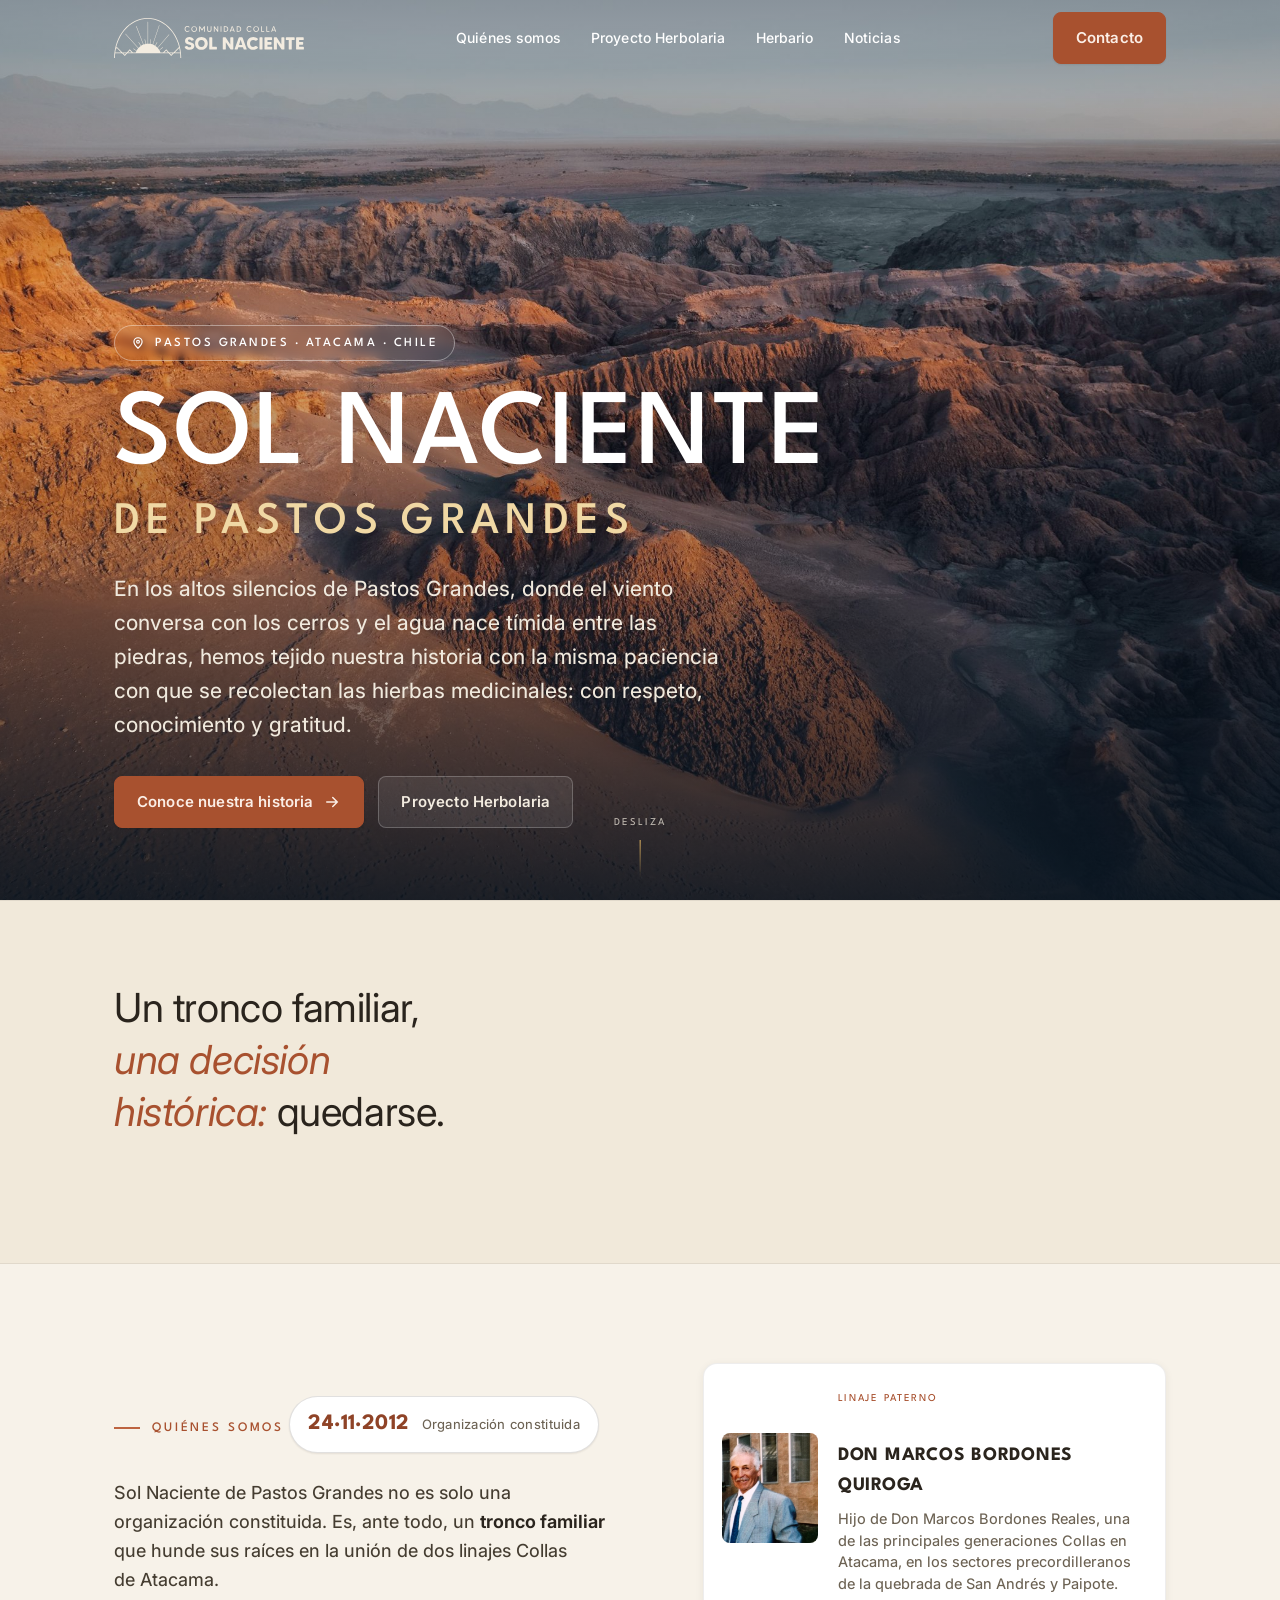
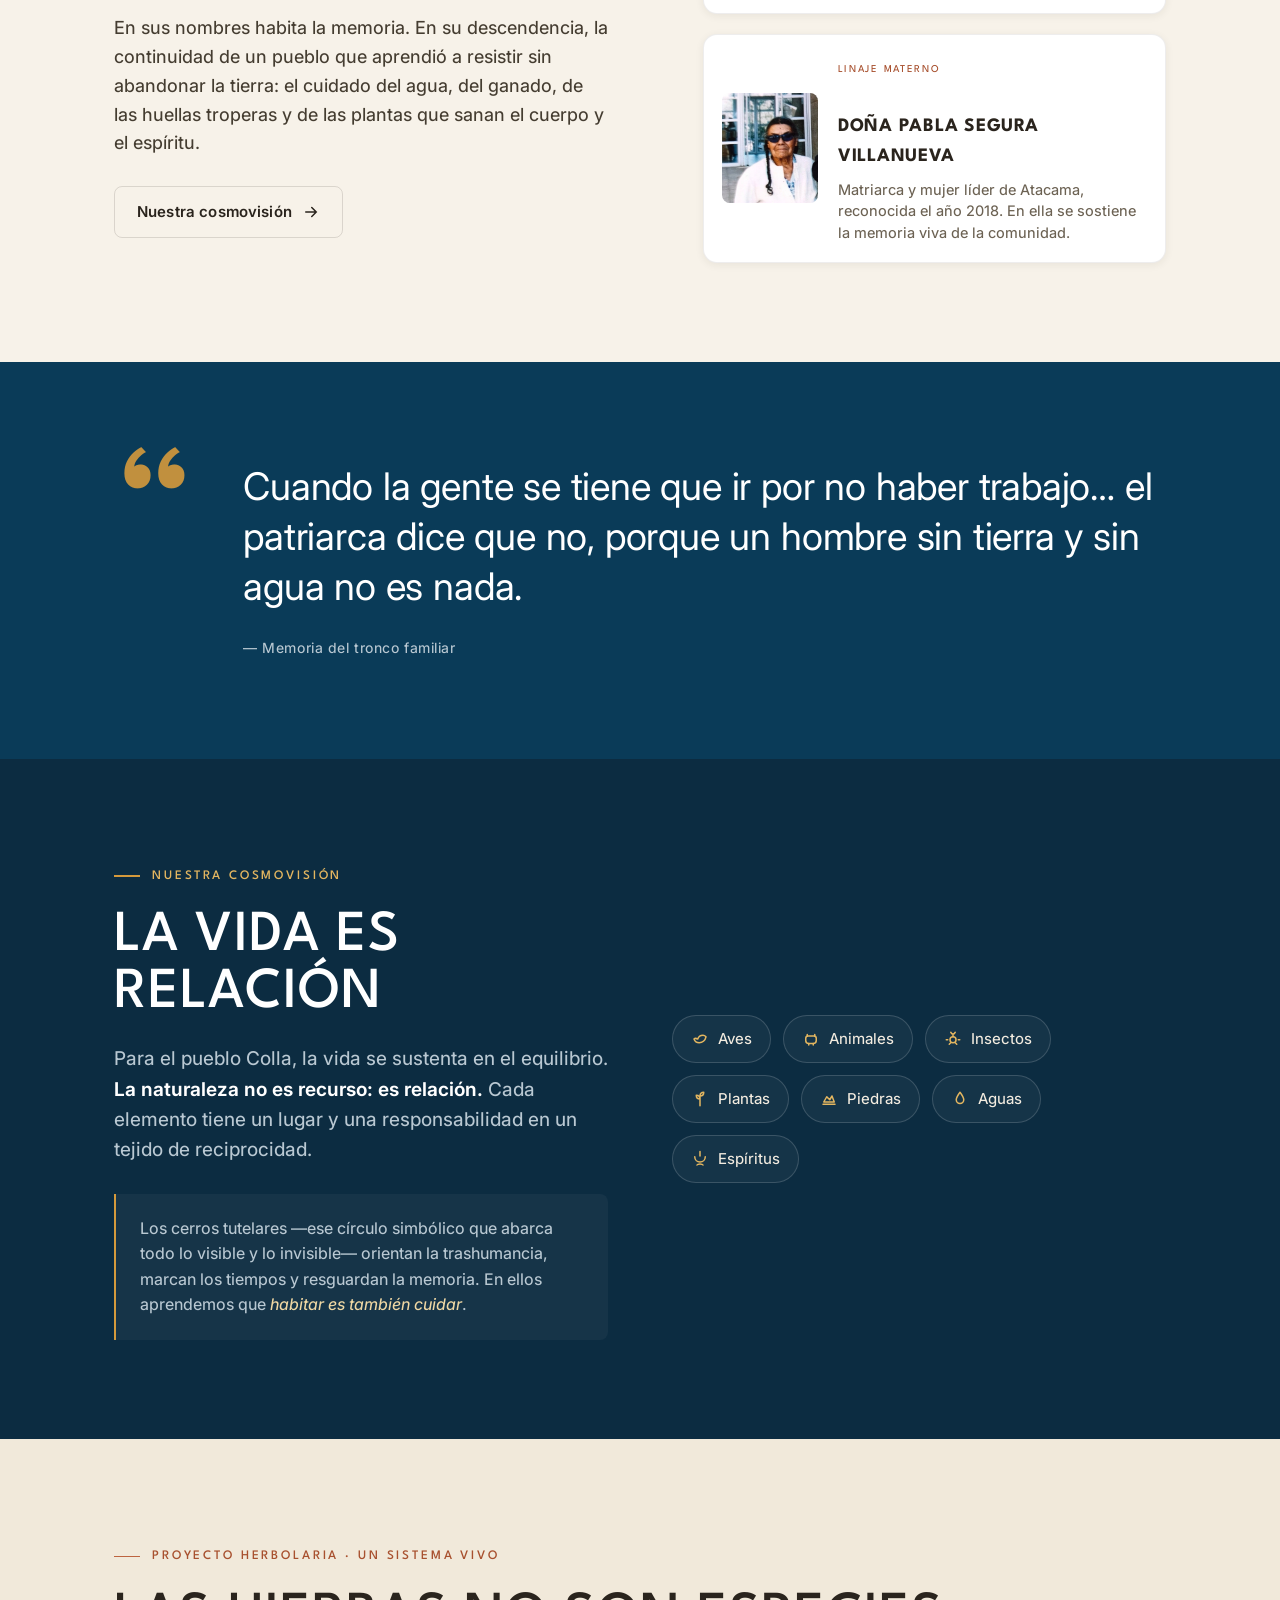
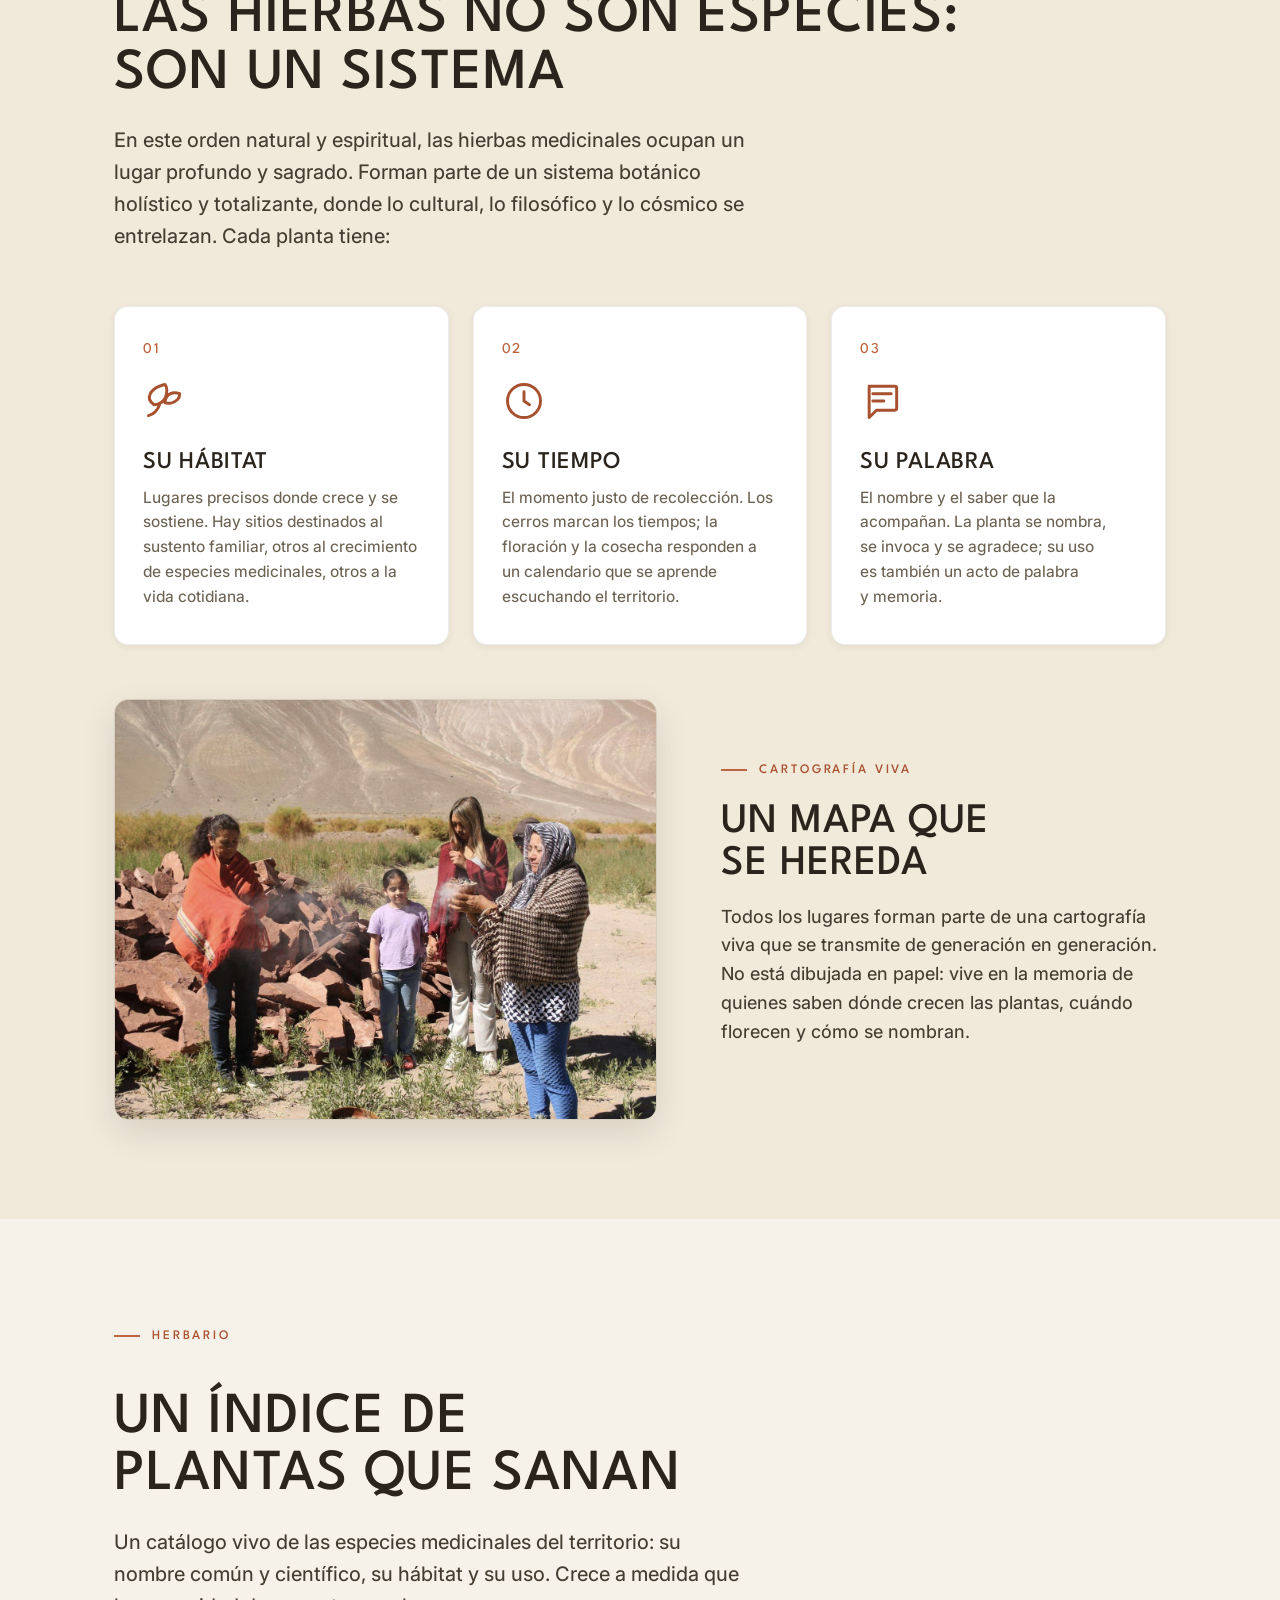
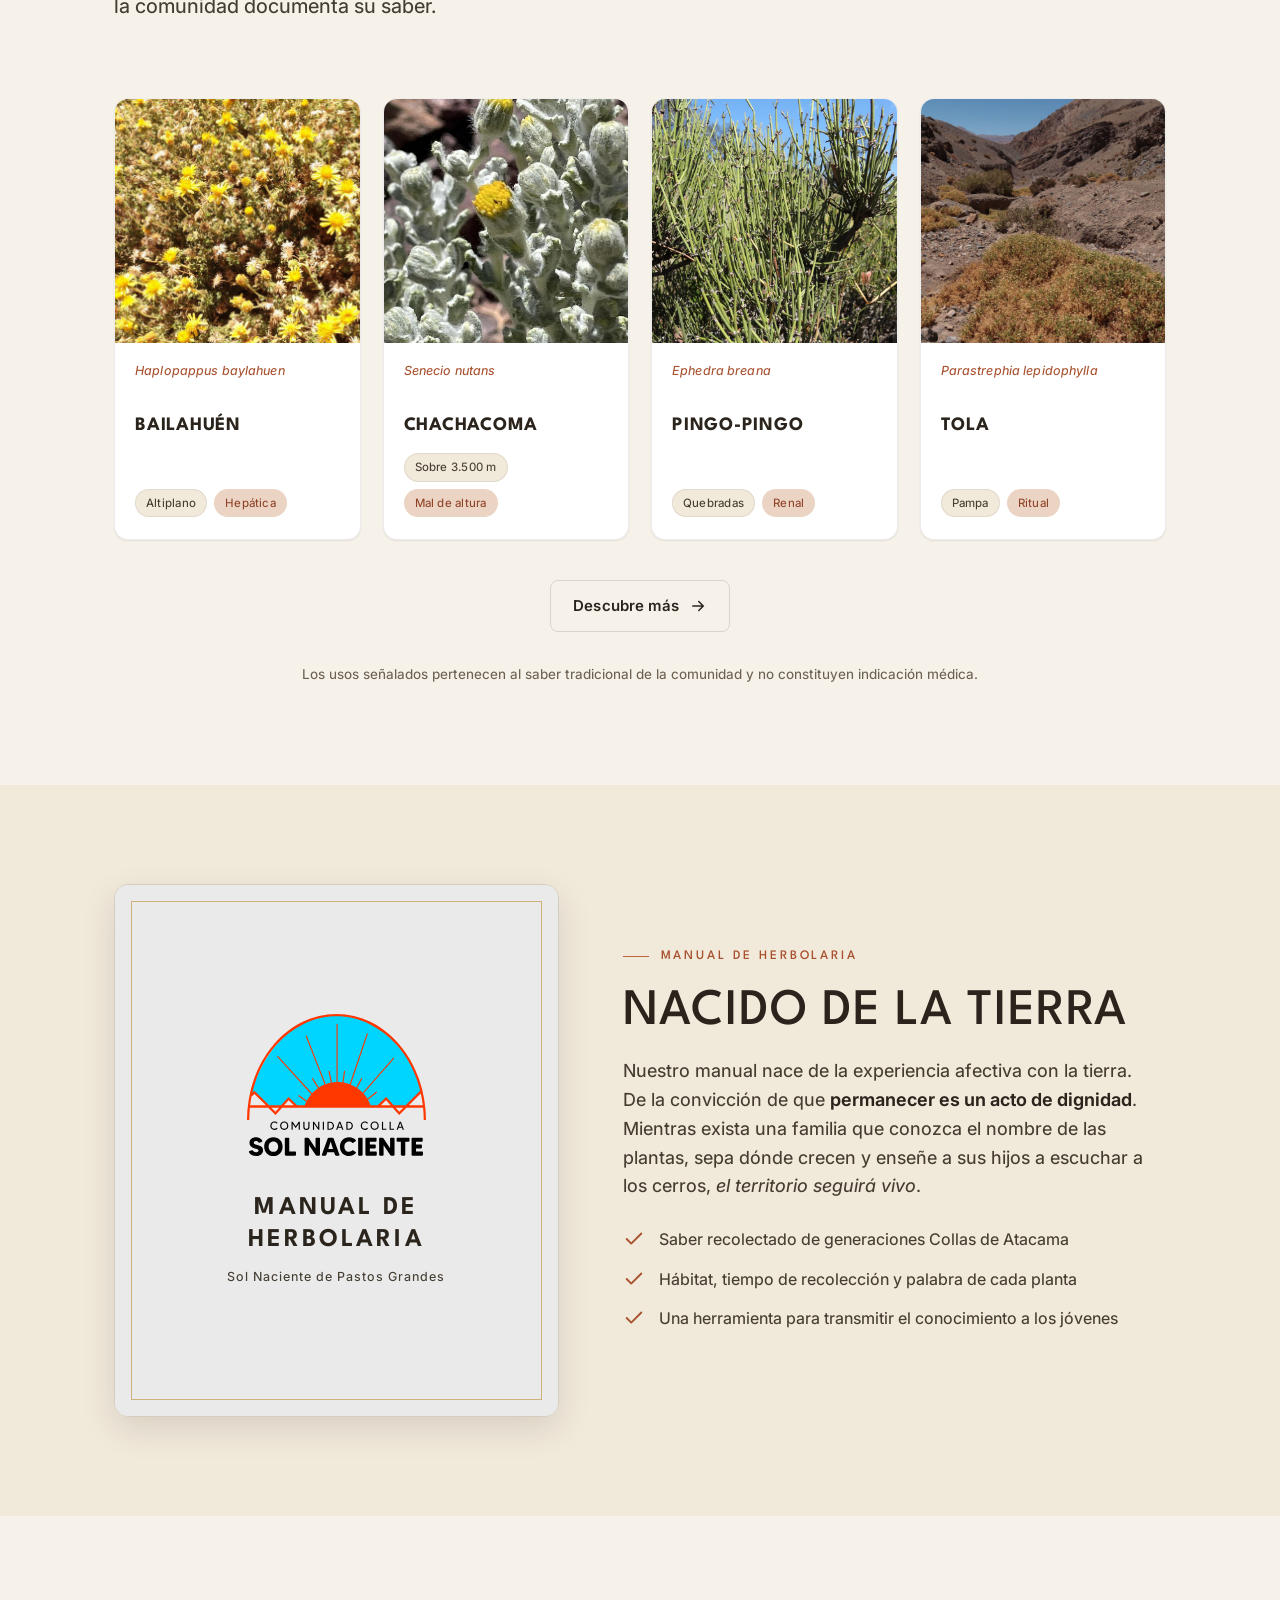
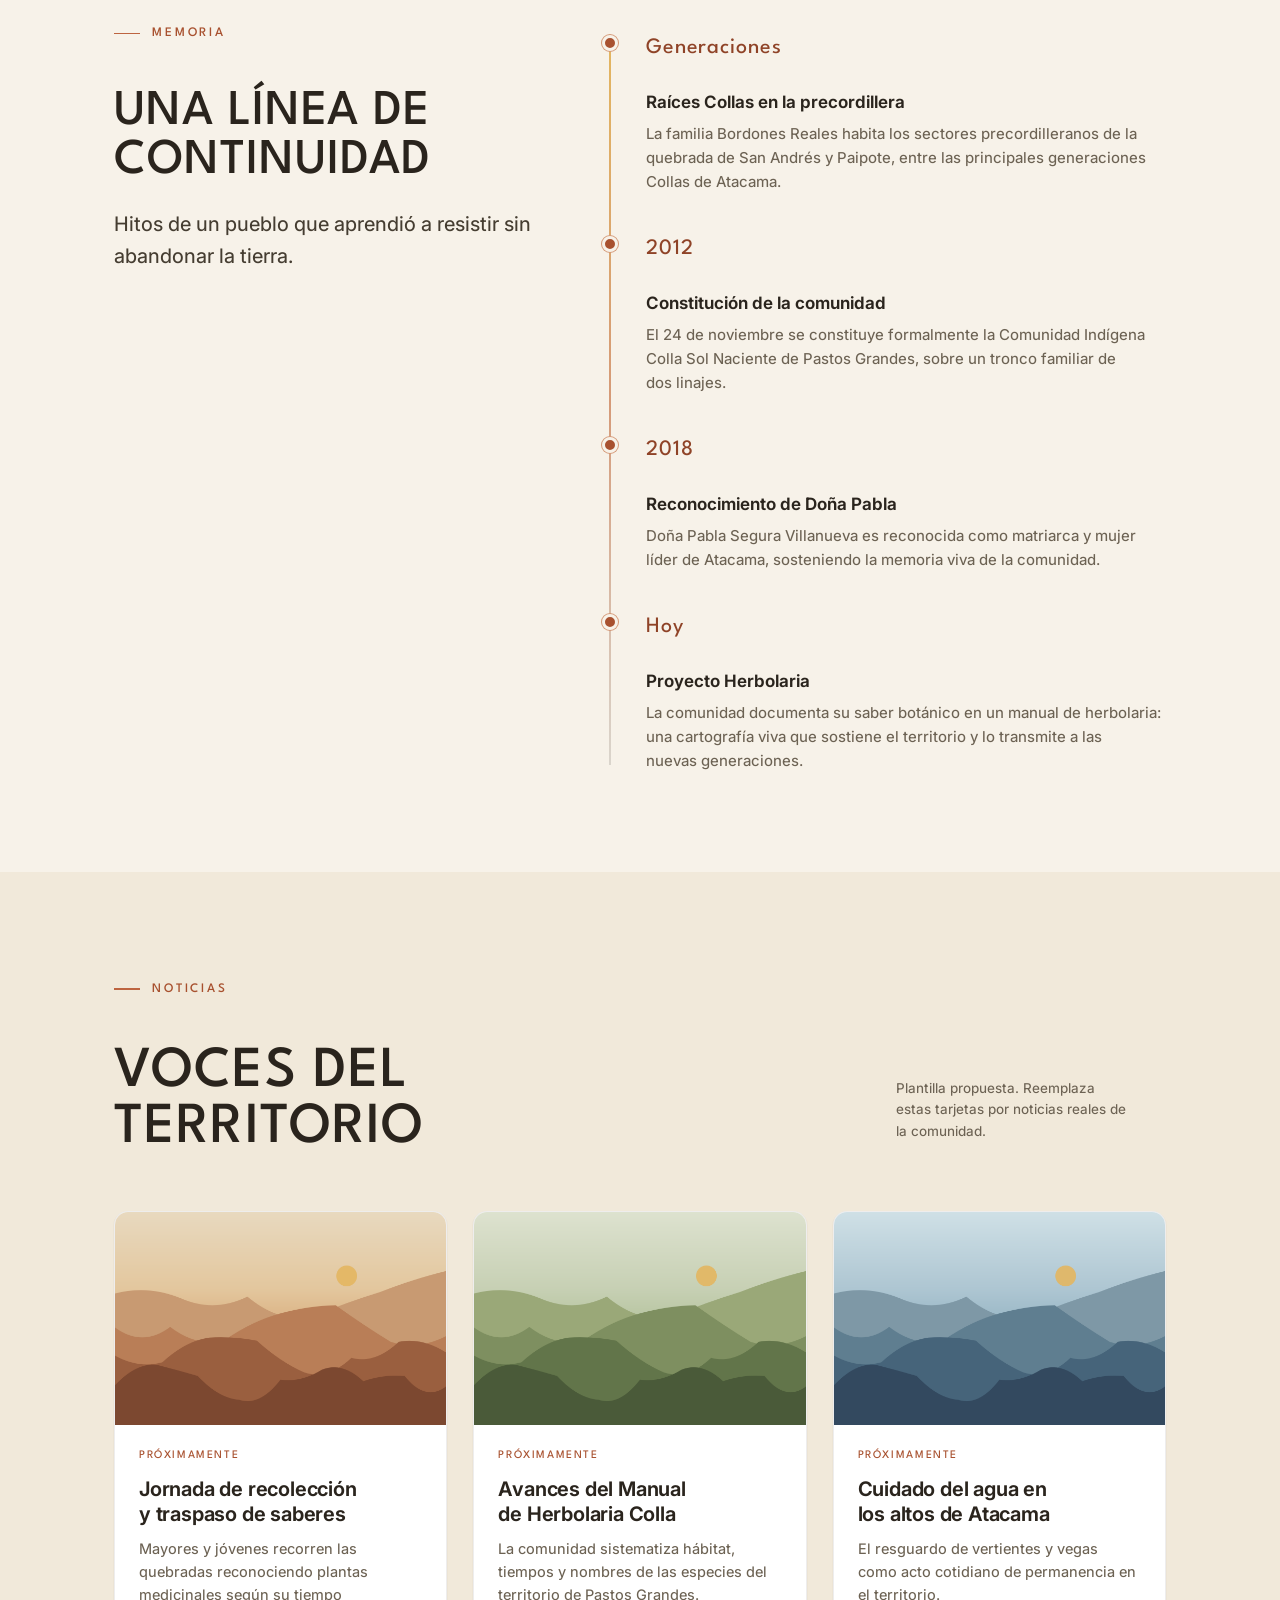
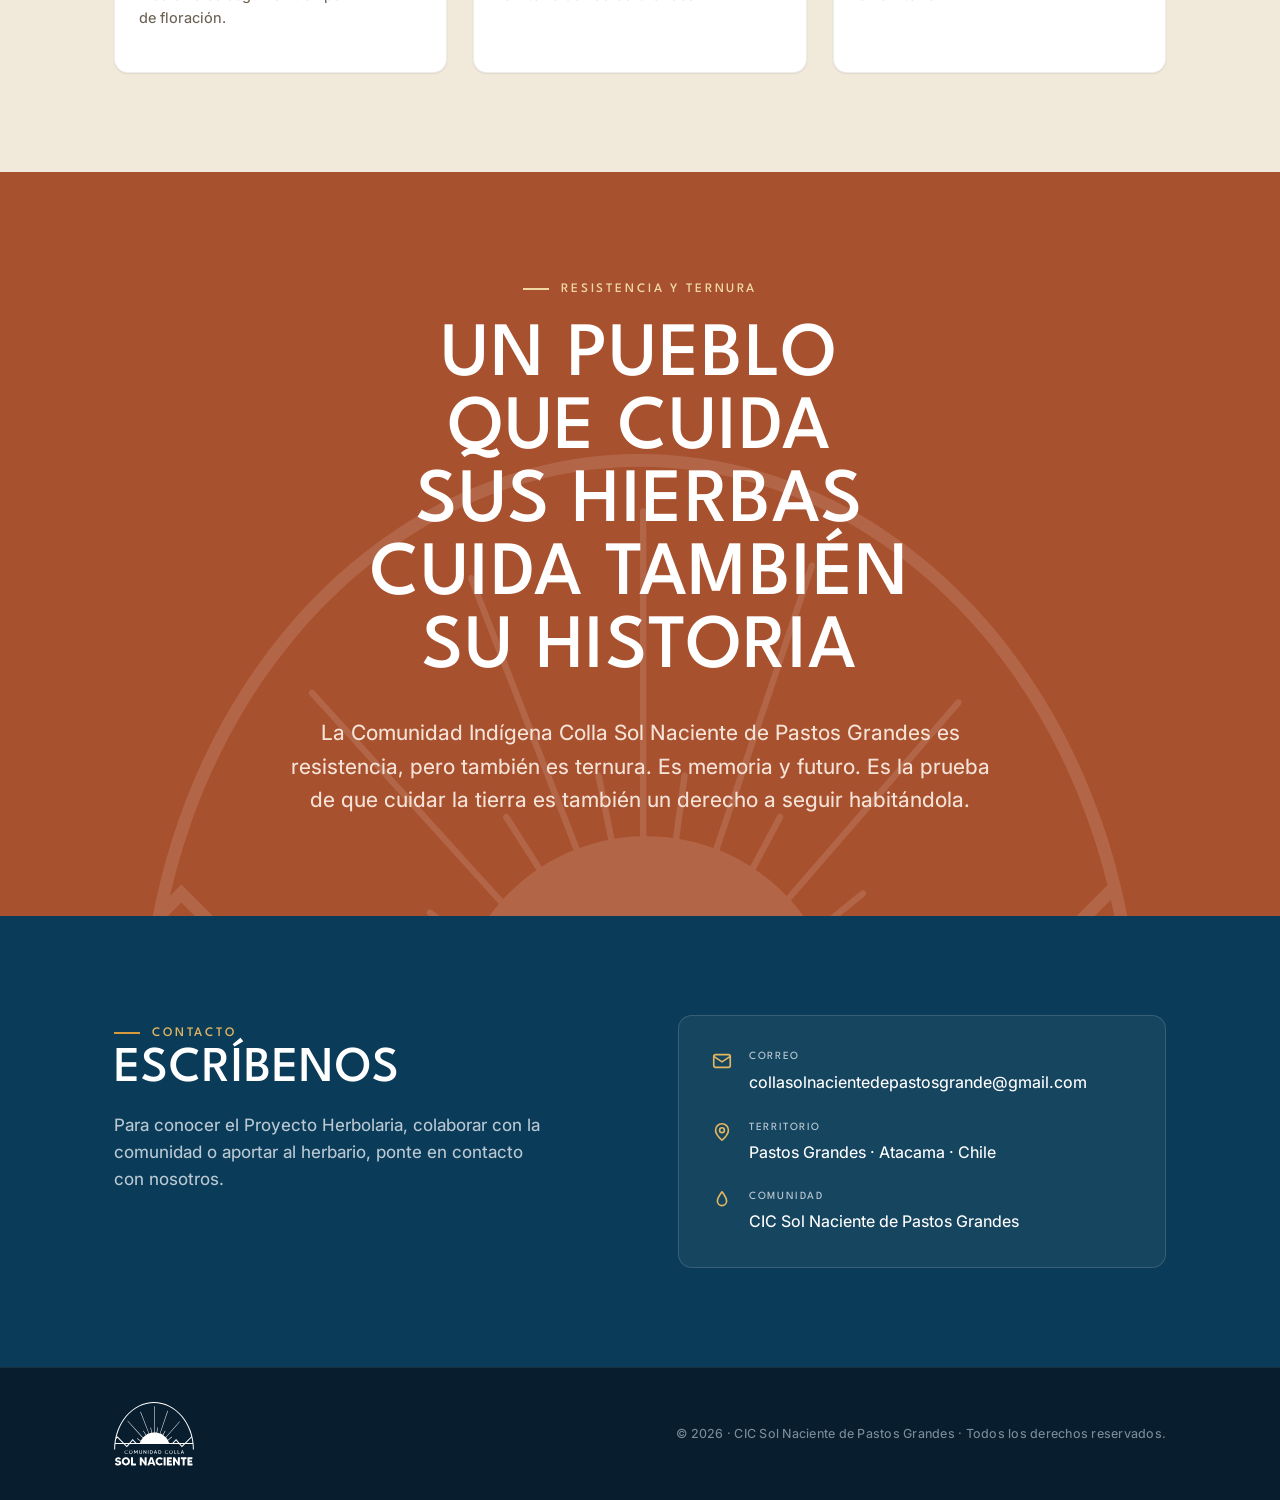
<file: index.html>
<!DOCTYPE html>
<html lang="es">
<head>
<meta charset="UTF-8" />
<meta name="viewport" content="width=device-width, initial-scale=1" />
<title>CIC Sol Naciente de Pastos Grandes</title>
<meta name="description" content="Comunidad Indígena Colla Sol Naciente de Pastos Grandes — memoria, territorio y herbolaria en los altos de Atacama." />
<link rel="preconnect" href="https://fonts.googleapis.com" />
<link rel="preconnect" href="https://fonts.gstatic.com" crossorigin />
<link href="https://fonts.googleapis.com/css2?family=Inter:wght@400;450;500;600;650;700&display=swap" rel="stylesheet" />
<link rel="stylesheet" href="styles.css" />
</head>
<body>

<!-- ============ SVG defs: rising-sun mark ============ -->
<svg width="0" height="0" style="position:absolute" aria-hidden="true">
  <symbol id="sol-mark" viewBox="0 0 64 64">
    <g fill="none" stroke="currentColor" stroke-width="3" stroke-linecap="round" stroke-linejoin="round">
      <line x1="6" y1="46" x2="58" y2="46" />
      <path d="M19 46 a13 13 0 0 1 26 0" fill="currentColor" stroke="none" />
      <line x1="32" y1="10" x2="32" y2="20" />
      <line x1="14" y1="17" x2="20" y2="24" />
      <line x1="50" y1="17" x2="44" y2="24" />
      <line x1="6" y1="33" x2="14" y2="35" />
      <line x1="58" y1="33" x2="50" y2="35" />
      <path d="M10 54 l8 -4 l8 4 l8 -4 l8 4 l8 -4 l4 2" />
    </g>
  </symbol>
  <symbol id="logo-colla" viewBox="0 0 157 126">
  <path d="M78.5 0C88.836 0 99.0654 2.43 108.602 7.14453C118.137 11.8586 126.788 18.762 134.067 27.4502C141.346 36.1381 147.113 46.4433 151.045 57.7734C154.977 69.1039 157 81.2437 157 93.5H155C155 89.8155 154.813 86.1423 154.444 82.5H139.914L133.455 88.959L127.742 82.5H30.7578L25.0449 88.959L18.5859 82.5H2.55566C2.1868 86.1423 2 89.8155 2 93.5H0C8.39314e-07 81.2438 2.02299 69.1048 5.95508 57.7744C9.88722 46.444 15.6535 36.1382 22.9326 27.4502C30.2119 18.762 38.8633 11.8586 48.3984 7.14453C57.9346 2.43 68.164 0 78.5 0ZM24.9551 86.041L28.0879 82.5H21.4141L24.9551 86.041ZM133.545 86.041L137.086 82.5H130.412L133.545 86.041ZM4.20703 72.707L4.03613 72.5361C3.51831 75.1668 3.09855 77.8241 2.77734 80.5H16.5859L6.5 70.4141L4.20703 72.707ZM78.5 2C68.4811 2 58.5544 4.35491 49.2852 8.9375C40.0151 13.5205 31.5795 20.244 24.4658 28.7344C17.3519 37.2252 11.7011 47.3148 7.84375 58.4297C6.60356 62.0033 5.55757 65.6601 4.70801 69.377L6.5 67.5859L19.4141 80.5H29.8564L36.4551 73.041L43.9141 80.5H50.6797C51.0502 79.4321 51.4779 78.3911 51.96 77.3809L45.2031 72.4023C44.981 72.2385 44.9339 71.9253 45.0977 71.7031C45.2615 71.481 45.5747 71.4339 45.7969 71.5977L52.4121 76.4727C53.4982 74.3793 54.8198 72.4279 56.3418 70.6533L26.6289 37.8359C26.4436 37.6312 26.4594 37.3142 26.6641 37.1289C26.8688 36.9436 27.1858 36.9594 27.3711 37.1641L57.0098 69.8994C58.5751 68.1911 60.3328 66.662 62.248 65.3457L57.0791 57.2695C56.9303 57.037 56.998 56.728 57.2305 56.5791C57.463 56.4303 57.772 56.498 57.9209 56.7305L63.0811 64.7939C64.653 63.7876 66.323 62.921 68.0742 62.2129L51.5342 19.6816C51.4341 19.4244 51.5613 19.1344 51.8184 19.0342C52.0756 18.9341 52.3656 19.0613 52.4658 19.3184L69.0068 61.8545C70.4587 61.3224 71.962 60.8969 73.5078 60.5889L71.5098 50.5977C71.4558 50.327 71.6317 50.0639 71.9023 50.0098C72.173 49.9558 72.4361 50.1317 72.4902 50.4023L74.4912 60.4092C75.8012 60.1927 77.1393 60.0614 78.5 60.0176V9C78.5 8.72386 78.7239 8.5 79 8.5C79.2761 8.5 79.5 8.72386 79.5 9V60C80.9156 60 82.3085 60.0975 83.6729 60.2842L85.0049 50.4326C85.0421 50.1592 85.2939 49.9679 85.5674 50.0049C85.8408 50.0421 86.0321 50.2939 85.9951 50.5674L84.6611 60.4365C86.5136 60.7523 88.3088 61.2353 90.0312 61.8691L105.026 17.3408C105.114 17.0792 105.398 16.9384 105.659 17.0264C105.921 17.1145 106.062 17.3976 105.974 17.6592L90.9648 62.2295C92.657 62.9165 94.2729 63.7516 95.7979 64.7178L100.06 56.7637C100.19 56.5205 100.493 56.4292 100.736 56.5596C100.98 56.6901 101.071 56.993 100.94 57.2363L96.6377 65.2676C98.4016 66.4681 100.032 67.8494 101.505 69.3838L128.122 38.6729C128.303 38.4642 128.618 38.4414 128.827 38.6221C129.036 38.8029 129.059 39.1185 128.878 39.3271L102.188 70.1211C103.469 71.546 104.617 73.0921 105.613 74.7402L113.186 68.6113C113.4 68.4377 113.715 68.471 113.889 68.6855C114.062 68.9002 114.029 69.215 113.814 69.3887L106.124 75.6133C106.993 77.1636 107.73 78.7976 108.32 80.5H114.586L122.045 73.041L128.644 80.5H139.086L151.892 67.6934C151.12 64.5551 150.209 61.4623 149.156 58.4297C145.299 47.3148 139.648 37.2252 132.534 28.7344C125.421 20.244 116.985 13.5205 107.715 8.9375C98.4456 4.35491 88.5189 2 78.5 2ZM32.5264 80.5H41.0859L36.5439 75.958L32.5264 80.5ZM117.414 80.5H125.974L121.956 75.958L117.414 80.5ZM141.914 80.5H154.223C153.797 76.9559 153.198 73.4447 152.429 69.9844L141.914 80.5Z" fill="currentColor"/>
<path d="M148.23 121.142H153.519C153.973 121.142 154.336 121.505 154.336 121.959V124.002C154.336 124.456 153.973 124.819 153.519 124.819H145.165C144.711 124.819 144.348 124.456 144.348 124.002V109.747C144.348 109.293 144.711 108.93 145.165 108.93H153.314C153.768 108.93 154.131 109.293 154.131 109.747V111.79C154.131 112.222 153.768 112.585 153.314 112.585H148.23V115.059H152.588C153.042 115.059 153.405 115.422 153.405 115.876V117.715C153.405 118.169 153.042 118.532 152.588 118.532H148.23V121.142Z" fill="currentColor"/>
<path d="M141.724 108.93C142.178 108.93 142.542 109.293 142.542 109.747V111.79C142.542 112.222 142.178 112.585 141.724 112.585H138.819V124.002C138.819 124.456 138.456 124.819 138.002 124.819H135.732C135.301 124.819 134.937 124.456 134.937 124.002V112.585H132.032C131.578 112.585 131.215 112.222 131.215 111.79V109.747C131.215 109.293 131.578 108.93 132.032 108.93H141.724Z" fill="currentColor"/>
<path d="M125.498 109.747C125.498 109.293 125.861 108.93 126.315 108.93H128.608C129.039 108.93 129.403 109.293 129.403 109.747V124.002C129.403 124.456 129.039 124.819 128.608 124.819H126.656C126.247 124.819 125.862 124.615 125.657 124.275L119.801 115.558V124.002C119.801 124.456 119.438 124.819 119.006 124.819H116.714C116.26 124.819 115.897 124.456 115.897 124.002V109.747C115.897 109.293 116.26 108.93 116.714 108.93H118.666C119.075 108.93 119.438 109.134 119.665 109.475L125.498 118.191V109.747Z" fill="currentColor"/>
<path d="M107.747 121.142H113.036C113.49 121.142 113.853 121.505 113.853 121.959V124.002C113.853 124.456 113.49 124.819 113.036 124.819H104.683C104.229 124.819 103.865 124.456 103.865 124.002V109.747C103.865 109.293 104.229 108.93 104.683 108.93H112.831C113.285 108.93 113.649 109.293 113.649 109.747V111.79C113.649 112.222 113.285 112.585 112.831 112.585H107.747V115.059H112.105C112.559 115.059 112.922 115.422 112.922 115.876V117.715C112.922 118.169 112.559 118.532 112.105 118.532H107.747V121.142Z" fill="currentColor"/>
<path d="M97.4867 109.747C97.4867 109.293 97.8499 108.93 98.3038 108.93H100.574C101.028 108.93 101.391 109.293 101.391 109.747V124.002C101.391 124.456 101.028 124.819 100.574 124.819H98.3038C97.8499 124.819 97.4867 124.456 97.4867 124.002V109.747Z" fill="currentColor"/>
<path d="M89.5545 121.369C90.7122 121.369 91.6428 120.961 92.3011 120.348C92.5962 120.098 92.9821 120.053 93.2998 120.257L95.2065 121.528C95.6378 121.8 95.7059 122.391 95.3427 122.776C93.9127 124.229 91.8925 125.092 89.5545 125.092C84.8559 125.092 81.4965 121.573 81.4965 116.875C81.4965 112.153 84.8559 108.635 89.5545 108.635C91.8925 108.635 93.9127 109.52 95.3427 110.973C95.7059 111.336 95.6378 111.949 95.2065 112.221L93.2998 113.493C92.9821 113.697 92.5962 113.652 92.3011 113.402C91.6428 112.766 90.7122 112.38 89.5545 112.38C86.7853 112.38 85.378 114.628 85.378 116.875C85.378 119.122 86.7853 121.369 89.5545 121.369Z" fill="currentColor"/>
<path d="M78.0846 124.819C77.6306 124.819 77.2447 124.524 77.1085 124.116L76.4049 121.846H70.3897L69.686 124.116C69.5498 124.524 69.164 124.819 68.71 124.819H66.2358C65.8272 124.819 65.5321 124.411 65.6683 124.002L70.8664 109.588C71.0025 109.203 71.3884 108.93 71.8197 108.93H74.9748C75.4061 108.93 75.792 109.203 75.9282 109.588L81.1035 124.002C81.2624 124.411 80.9673 124.819 80.536 124.819H78.0846ZM71.3203 118.918H75.4742L73.3859 112.29L71.3203 118.918Z" fill="currentColor"/>
<path d="M60.1107 109.747C60.1107 109.293 60.4739 108.93 60.9278 108.93H63.2204C63.6517 108.93 64.0149 109.293 64.0149 109.747V124.002C64.0149 124.456 63.6517 124.819 63.2204 124.819H61.2683C60.8597 124.819 60.4739 124.615 60.2696 124.275L54.4133 115.558V124.002C54.4133 124.456 54.0501 124.819 53.6188 124.819H51.3263C50.8723 124.819 50.5091 124.456 50.5091 124.002V109.747C50.5091 109.293 50.8723 108.93 51.3263 108.93H53.2783C53.6869 108.93 54.0501 109.134 54.2771 109.475L60.1107 118.191V109.747Z" fill="currentColor"/>
<path d="M37.0668 121.142H42.1967C42.628 121.142 42.9912 121.505 42.9912 121.959V124.002C42.9912 124.456 42.628 124.819 42.1967 124.819H33.9798C33.5485 124.819 33.1853 124.456 33.1853 124.002V109.747C33.1853 109.293 33.5485 108.93 33.9798 108.93H36.2723C36.7036 108.93 37.0668 109.293 37.0668 109.747V121.142Z" fill="currentColor"/>
<path d="M23.17 108.658C27.8687 108.658 31.2508 112.176 31.2508 116.875C31.2508 121.596 27.8687 125.114 23.17 125.114C18.4714 125.114 15.0892 121.596 15.0892 116.875C15.0892 112.176 18.4714 108.658 23.17 108.658ZM23.17 121.369C25.9393 121.369 27.3466 119.122 27.3466 116.875C27.3466 114.628 25.9393 112.403 23.17 112.403C20.4008 112.403 18.9934 114.628 18.9934 116.875C18.9934 119.122 20.4008 121.369 23.17 121.369Z" fill="currentColor"/>
<path d="M9.08076 115.377C12.9623 116.466 14.0972 117.669 14.0972 120.166C14.0972 122.754 11.85 125.092 7.87773 125.092C5.24467 125.092 2.7478 124.184 1.74905 121.868C1.56746 121.437 1.81715 120.938 2.27113 120.779L4.33672 120.143C4.6999 120.03 5.08578 120.166 5.29007 120.507C5.67594 121.188 6.4931 121.8 7.83233 121.8C9.17156 121.8 10.1476 121.278 10.1476 120.234C10.1476 119.031 8.60409 118.872 6.81088 118.418C3.63305 117.624 2.18033 116.171 2.18033 113.515C2.18033 110.451 4.7226 108.635 8.01392 108.635C10.42 108.635 12.4856 109.747 13.3708 111.722C13.5751 112.176 13.3254 112.721 12.8261 112.834L10.7605 113.356C10.42 113.425 10.0568 113.288 9.87522 112.993C9.55744 112.426 8.92187 111.972 7.85503 111.972C6.72009 111.972 5.94833 112.585 5.94833 113.493C5.94833 114.741 7.85503 115.036 9.08076 115.377Z" fill="currentColor"/>
<path d="M136.82 102C136.657 102 136.525 101.898 136.474 101.756L135.956 100.283H132.908L132.39 101.756C132.339 101.898 132.207 102 132.054 102H131.465C131.343 102 131.252 101.878 131.303 101.756L133.772 95.1214C133.822 94.9791 133.954 94.8877 134.107 94.8877H134.757C134.909 94.8877 135.042 94.9791 135.092 95.1214L137.572 101.756C137.612 101.878 137.521 102 137.399 102H136.82ZM133.243 99.3583H135.631L134.432 95.9749L133.243 99.3583Z" fill="currentColor"/>
<path d="M126.059 101.075H128.711C128.864 101.075 128.985 101.197 128.985 101.34V101.726C128.985 101.878 128.864 102 128.711 102H125.318C125.165 102 125.043 101.878 125.043 101.726V95.162C125.043 95.0096 125.165 94.8877 125.318 94.8877H125.785C125.937 94.8877 126.059 95.0096 126.059 95.162V101.075Z" fill="currentColor"/>
<path d="M119.373 101.075H122.025C122.177 101.075 122.299 101.197 122.299 101.34V101.726C122.299 101.878 122.177 102 122.025 102H118.632C118.479 102 118.357 101.878 118.357 101.726V95.162C118.357 95.0096 118.479 94.8877 118.632 94.8877H119.099C119.251 94.8877 119.373 95.0096 119.373 95.162V101.075Z" fill="currentColor"/>
<path d="M111.958 94.7658C114.061 94.7658 115.565 96.361 115.565 98.4439C115.565 100.527 114.061 102.132 111.958 102.132C109.845 102.132 108.341 100.527 108.341 98.4439C108.341 96.361 109.845 94.7658 111.958 94.7658ZM111.958 101.177C113.614 101.177 114.539 99.8257 114.539 98.4439C114.539 97.0621 113.614 95.7107 111.958 95.7107C110.302 95.7107 109.378 97.0621 109.378 98.4439C109.378 99.8257 110.302 101.177 111.958 101.177Z" fill="currentColor"/>
<path d="M103.377 101.177C104.149 101.177 104.769 100.882 105.206 100.425C105.297 100.324 105.44 100.303 105.551 100.384L105.938 100.638C106.08 100.73 106.11 100.933 105.988 101.055C105.348 101.715 104.434 102.122 103.377 102.122C101.274 102.122 99.76 100.527 99.76 98.4438C99.76 96.361 101.274 94.7556 103.377 94.7556C104.434 94.7556 105.348 95.162 105.988 95.8326C106.11 95.9545 106.08 96.1578 105.938 96.2492L105.551 96.5032C105.44 96.5743 105.297 96.554 105.206 96.4626C104.769 96.0053 104.149 95.7107 103.377 95.7107C101.721 95.7107 100.796 97.062 100.796 98.4438C100.796 99.8257 101.721 101.177 103.377 101.177Z" fill="currentColor"/>
<path d="M89.1499 94.8877C91.5681 94.8877 92.8584 96.4321 92.8584 98.4438C92.8584 100.456 91.5681 102 89.1499 102H87.4125C87.26 102 87.1381 101.878 87.1381 101.726V95.162C87.1381 95.0096 87.26 94.8877 87.4125 94.8877H89.1499ZM89.1499 101.075C90.8365 101.075 91.8322 100.039 91.8322 98.4438C91.8322 96.8487 90.8365 95.8123 89.1499 95.8123H88.1542V101.075H89.1499Z" fill="currentColor"/>
<path d="M83.7564 102C83.5938 102 83.4618 101.898 83.4109 101.756L82.8928 100.283H79.8446L79.3265 101.756C79.2757 101.898 79.1436 102 78.9912 102H78.4019C78.2799 102 78.1885 101.878 78.2393 101.756L80.7083 95.1214C80.7591 94.9791 80.8912 94.8877 81.0436 94.8877H81.6938C81.8462 94.8877 81.9783 94.9791 82.0291 95.1214L84.5083 101.756C84.5489 101.878 84.4575 102 84.3355 102H83.7564ZM80.1799 99.3583H82.5676L81.3687 95.9749L80.1799 99.3583Z" fill="currentColor"/>
<path d="M72.5729 94.8877C74.9911 94.8877 76.2815 96.4321 76.2815 98.4438C76.2815 100.456 74.9911 102 72.5729 102H70.8355C70.6831 102 70.5612 101.878 70.5612 101.726V95.162C70.5612 95.0096 70.6831 94.8877 70.8355 94.8877H72.5729ZM72.5729 101.075C74.2596 101.075 75.2553 100.039 75.2553 98.4438C75.2553 96.8487 74.2596 95.8123 72.5729 95.8123H71.5772V101.075H72.5729Z" fill="currentColor"/>
<path d="M66.4946 95.162C66.4946 95.0096 66.6166 94.8877 66.769 94.8877H67.2465C67.3989 94.8877 67.5208 95.0096 67.5208 95.162V101.726C67.5208 101.878 67.3989 102 67.2465 102H66.769C66.6166 102 66.4946 101.878 66.4946 101.726V95.162Z" fill="currentColor"/>
<path d="M62.4261 95.162C62.4261 95.0096 62.548 94.8877 62.7004 94.8877H63.1779C63.3202 94.8877 63.4421 95.0096 63.4421 95.162V101.726C63.4421 101.878 63.3202 102 63.1779 102H62.7918C62.6496 102 62.5074 101.929 62.4261 101.807L58.8699 96.7572V101.726C58.8699 101.878 58.748 102 58.6058 102H58.1282C57.9758 102 57.8539 101.878 57.8539 101.726V95.162C57.8539 95.0096 57.9758 94.8877 58.1282 94.8877H58.5042C58.6566 94.8877 58.7886 94.9588 58.8801 95.0807L62.4261 100.12V95.162Z" fill="currentColor"/>
<path d="M54.0654 94.8877H54.5327C54.6851 94.8877 54.8071 95.0096 54.8071 95.162V99.2973C54.8071 101.147 53.8418 102.122 52.1044 102.122C50.3771 102.122 49.4017 101.147 49.4017 99.2973V95.162C49.4017 95.0096 49.5237 94.8877 49.6761 94.8877H50.1536C50.306 94.8877 50.4279 95.0096 50.4279 95.162V99.1144C50.4279 100.628 51.0884 101.167 52.1044 101.167C53.1306 101.167 53.791 100.628 53.791 99.1144V95.162C53.791 95.0096 53.913 94.8877 54.0654 94.8877Z" fill="currentColor"/>
<path d="M45.1912 95.0909C45.2827 94.9588 45.4249 94.8877 45.5671 94.8877H46.0752C46.2276 94.8877 46.3495 95.0096 46.3495 95.162V101.726C46.3495 101.878 46.2276 102 46.0752 102H45.5976C45.4554 102 45.3335 101.878 45.3335 101.726V96.7674L42.9559 100.273C42.9153 100.334 42.8442 100.374 42.7629 100.374H42.6409C42.5597 100.374 42.4987 100.334 42.4479 100.273L40.0704 96.7674V101.726C40.0704 101.878 39.9484 102 39.8062 102H39.3287C39.1762 102 39.0543 101.878 39.0543 101.726V95.162C39.0543 95.0096 39.1762 94.8877 39.3287 94.8877H39.8367C39.9891 94.8877 40.1212 94.9588 40.2126 95.0909L42.7019 98.7995L45.1912 95.0909Z" fill="currentColor"/>
<path d="M32.6555 94.7658C34.7587 94.7658 36.2624 96.361 36.2624 98.4439C36.2624 100.527 34.7587 102.132 32.6555 102.132C30.5421 102.132 29.0384 100.527 29.0384 98.4439C29.0384 96.361 30.5421 94.7658 32.6555 94.7658ZM32.6555 101.177C34.3116 101.177 35.2362 99.8257 35.2362 98.4439C35.2362 97.0621 34.3116 95.7107 32.6555 95.7107C30.9994 95.7107 30.0748 97.0621 30.0748 98.4439C30.0748 99.8257 30.9994 101.177 32.6555 101.177Z" fill="currentColor"/>
<path d="M24.0743 101.177C24.8465 101.177 25.4663 100.882 25.9032 100.425C25.9946 100.324 26.1369 100.303 26.2487 100.384L26.6347 100.638C26.777 100.73 26.8075 100.933 26.6855 101.055C26.0454 101.715 25.131 102.122 24.0743 102.122C21.9711 102.122 20.4572 100.527 20.4572 98.4438C20.4572 96.361 21.9711 94.7556 24.0743 94.7556C25.131 94.7556 26.0454 95.162 26.6855 95.8326C26.8075 95.9545 26.777 96.1578 26.6347 96.2492L26.2487 96.5032C26.1369 96.5743 25.9946 96.554 25.9032 96.4626C25.4663 96.0053 24.8465 95.7107 24.0743 95.7107C22.4182 95.7107 21.4936 97.062 21.4936 98.4438C21.4936 99.8257 22.4182 101.177 24.0743 101.177Z" fill="currentColor"/>
  </symbol>
  <symbol id="logo-colla-h" viewBox="0 0 204 43">
  <path d="M36.0674 0C40.8163 0 45.517 1.11609 49.8984 3.28223C54.2794 5.44815 58.2541 8.6205 61.5986 12.6123C64.943 16.604 67.5928 21.3392 69.3994 26.5449C71.2059 31.7505 72.1347 37.328 72.1348 42.959H71.2158C71.2158 41.2662 71.1294 39.5787 70.96 37.9053H64.2852L61.3174 40.873L58.6924 37.9053H14.1318L11.5068 40.873L8.53906 37.9053H1.1748C1.00533 39.5787 0.918962 41.2662 0.918945 42.959H0C5.29103e-05 37.3279 0.929742 31.7506 2.73633 26.5449C4.54295 21.3392 7.1918 16.604 10.5361 12.6123C13.8807 8.62045 17.8563 5.44816 22.2373 3.28223C26.6186 1.11622 31.3186 2.85208e-05 36.0674 0ZM11.4658 39.5322L12.9053 37.9053H9.83887L11.4658 39.5322ZM61.3584 39.5322L62.9854 37.9053H59.9189L61.3584 39.5322ZM1.93262 33.4062L1.85547 33.3291C1.6177 34.5372 1.42486 35.7574 1.27734 36.9863H7.62012L2.98633 32.3525L1.93262 33.4062ZM36.0674 0.918945C31.4642 0.918974 26.9033 2.00096 22.6445 4.10645C18.3854 6.2121 14.5096 9.30123 11.2412 13.2021C7.97269 17.1033 5.3758 21.739 3.60352 26.8457C3.03392 28.487 2.55432 30.1669 2.16406 31.874L2.98633 31.0527L8.91992 36.9863H13.7178L16.75 33.5596L20.1768 36.9863H23.2881C23.4582 36.4962 23.6538 36.0184 23.875 35.5547L20.7686 33.2666C20.6668 33.1914 20.6458 33.0473 20.7207 32.9453C20.796 32.8433 20.9399 32.8213 21.042 32.8965L24.0811 35.1367C24.5801 34.1748 25.1874 33.2783 25.8867 32.4629L12.2354 17.3848C12.1503 17.2908 12.1572 17.1448 12.251 17.0596C12.345 16.9746 12.4901 16.9823 12.5752 17.0762L26.1934 32.1162C26.9126 31.3313 27.7206 30.6292 28.6006 30.0244L26.2256 26.3135C26.1573 26.2067 26.1883 26.0646 26.2949 25.9961C26.4017 25.9278 26.5438 25.9588 26.6123 26.0654L28.9834 29.7715C29.7055 29.3092 30.4729 28.9123 31.2773 28.5869L23.6777 9.04297C23.6319 8.92486 23.6906 8.79215 23.8086 8.74609C23.9268 8.70011 24.0595 8.75871 24.1055 8.87695L31.7061 28.4209C32.373 28.1765 33.0633 27.9804 33.7734 27.8389L32.8555 23.248C32.8308 23.1238 32.9119 23.0025 33.0361 22.9775C33.1604 22.9528 33.2818 23.0339 33.3066 23.1582L34.2256 27.7549C34.8274 27.6554 35.4423 27.5963 36.0674 27.5762V4.13477C36.0676 4.00821 36.1703 3.9055 36.2969 3.90527C36.4236 3.90527 36.5262 4.00807 36.5264 4.13477V27.5674C37.1765 27.5674 37.8167 27.6135 38.4434 27.6992L39.0557 23.1729C39.0727 23.0471 39.1887 22.9586 39.3145 22.9756C39.4402 22.9926 39.5287 23.1087 39.5117 23.2344L38.8984 27.7686C39.7494 27.9136 40.574 28.1356 41.3652 28.4268L48.2549 7.96777C48.2953 7.84761 48.4257 7.78291 48.5459 7.82324C48.6661 7.86372 48.7309 7.99404 48.6904 8.11426L41.7939 28.5938C42.5713 28.9094 43.3141 29.2915 44.0146 29.7354L45.9727 26.0811C46.0326 25.9692 46.1723 25.9274 46.2842 25.9873C46.3958 26.0473 46.4376 26.1861 46.3779 26.2979L44.4004 29.9873C45.2111 30.5391 45.9589 31.1756 46.6357 31.8809L58.8672 17.7686C58.9503 17.6731 59.0947 17.6632 59.1904 17.7461C59.2862 17.8292 59.2969 17.9745 59.2139 18.0703L46.9502 32.2188C47.5384 32.8733 48.0665 33.5827 48.5244 34.3398L52.0039 31.5244C52.1025 31.4447 52.2473 31.46 52.3271 31.5586C52.4068 31.6572 52.3915 31.8021 52.293 31.8818L48.7588 34.7422C49.1577 35.4542 49.4953 36.2045 49.7666 36.9863H52.6475L56.0742 33.5596L59.1064 36.9863H63.9043L69.7861 31.1035C69.4316 29.6614 69.0149 28.2393 68.5312 26.8457C66.759 21.7391 64.163 17.1032 60.8945 13.2021C57.6261 9.30115 53.7494 6.21213 49.4902 4.10645C45.2315 2.00102 40.6706 0.918945 36.0674 0.918945ZM14.9443 36.9863H18.8779L16.79 34.8994L14.9443 36.9863ZM53.9473 36.9863H57.8799L56.0342 34.8994L53.9473 36.9863ZM65.2041 36.9863H70.8574C70.662 35.3586 70.3856 33.7465 70.0322 32.1572L65.2041 36.9863Z" fill="currentColor"/>
<path d="M198.872 30.8913H203.314C203.695 30.8913 204 31.1963 204 31.5775V33.2931C204 33.6743 203.695 33.9793 203.314 33.9793H196.299C195.918 33.9793 195.613 33.6743 195.613 33.2931V21.3222C195.613 20.9409 195.918 20.6359 196.299 20.6359H203.142C203.523 20.6359 203.828 20.9409 203.828 21.3222V23.0377C203.828 23.3999 203.523 23.7049 203.142 23.7049H198.872V25.7827H202.532C202.913 25.7827 203.218 26.0877 203.218 26.4689V28.0129C203.218 28.3941 202.913 28.6991 202.532 28.6991H198.872V30.8913Z" fill="currentColor"/>
<path d="M193.409 20.6359C193.791 20.6359 194.096 20.9409 194.096 21.3222V23.0377C194.096 23.3999 193.791 23.7049 193.409 23.7049H190.969V33.2931C190.969 33.6743 190.664 33.9793 190.283 33.9793H188.377C188.015 33.9793 187.71 33.6743 187.71 33.2931V23.7049H185.27C184.889 23.7049 184.584 23.3999 184.584 23.0377V21.3222C184.584 20.9409 184.889 20.6359 185.27 20.6359H193.409Z" fill="currentColor"/>
<path d="M179.783 21.3222C179.783 20.9409 180.088 20.6359 180.469 20.6359H182.394C182.757 20.6359 183.062 20.9409 183.062 21.3222V33.2931C183.062 33.6743 182.757 33.9793 182.394 33.9793H180.755C180.412 33.9793 180.088 33.8078 179.916 33.5218L174.998 26.202V33.2931C174.998 33.6743 174.693 33.9793 174.331 33.9793H172.406C172.025 33.9793 171.72 33.6743 171.72 33.2931V21.3222C171.72 20.9409 172.025 20.6359 172.406 20.6359H174.045C174.388 20.6359 174.693 20.8075 174.884 21.0934L179.783 28.4132V21.3222Z" fill="currentColor"/>
<path d="M164.876 30.8913H169.317C169.698 30.8913 170.003 31.1963 170.003 31.5775V33.2931C170.003 33.6743 169.698 33.9793 169.317 33.9793H162.302C161.921 33.9793 161.616 33.6743 161.616 33.2931V21.3222C161.616 20.9409 161.921 20.6359 162.302 20.6359H169.146C169.527 20.6359 169.832 20.9409 169.832 21.3222V23.0377C169.832 23.3999 169.527 23.7049 169.146 23.7049H164.876V25.7827H168.536C168.917 25.7827 169.222 26.0877 169.222 26.4689V28.0129C169.222 28.3941 168.917 28.6991 168.536 28.6991H164.876V30.8913Z" fill="currentColor"/>
<path d="M156.259 21.3222C156.259 20.9409 156.564 20.6359 156.946 20.6359H158.852C159.233 20.6359 159.538 20.9409 159.538 21.3222V33.2931C159.538 33.6743 159.233 33.9793 158.852 33.9793H156.946C156.564 33.9793 156.259 33.6743 156.259 33.2931V21.3222Z" fill="currentColor"/>
<path d="M149.598 31.0818C150.57 31.0818 151.352 30.7387 151.905 30.2241C152.152 30.0144 152.477 29.9763 152.743 30.1478L154.345 31.2153C154.707 31.444 154.764 31.9396 154.459 32.2637C153.258 33.4837 151.562 34.208 149.598 34.208C145.652 34.208 142.831 31.2534 142.831 27.3076C142.831 23.3427 145.652 20.3881 149.598 20.3881C151.562 20.3881 153.258 21.1315 154.459 22.3515C154.764 22.6565 154.707 23.1711 154.345 23.3999L152.743 24.4673C152.477 24.6389 152.152 24.6008 151.905 24.3911C151.352 23.8574 150.57 23.5333 149.598 23.5333C147.273 23.5333 146.091 25.4204 146.091 27.3076C146.091 29.1947 147.273 31.0818 149.598 31.0818Z" fill="currentColor"/>
<path d="M139.966 33.9793C139.585 33.9793 139.261 33.7315 139.146 33.3884L138.555 31.4822H133.504L132.913 33.3884C132.799 33.7315 132.475 33.9793 132.093 33.9793H130.016C129.672 33.9793 129.425 33.6362 129.539 33.2931L133.904 21.1887C134.019 20.8647 134.343 20.6359 134.705 20.6359H137.354C137.717 20.6359 138.041 20.8647 138.155 21.1887L142.501 33.2931C142.635 33.6362 142.387 33.9793 142.025 33.9793H139.966ZM134.285 29.0232H137.774L136.02 23.4571L134.285 29.0232Z" fill="currentColor"/>
<path d="M124.872 21.3222C124.872 20.9409 125.177 20.6359 125.558 20.6359H127.483C127.845 20.6359 128.15 20.9409 128.15 21.3222V33.2931C128.15 33.6743 127.845 33.9793 127.483 33.9793H125.844C125.501 33.9793 125.177 33.8078 125.005 33.5218L120.087 26.202V33.2931C120.087 33.6743 119.782 33.9793 119.42 33.9793H117.495C117.114 33.9793 116.809 33.6743 116.809 33.2931V21.3222C116.809 20.9409 117.114 20.6359 117.495 20.6359H119.134C119.477 20.6359 119.782 20.8075 119.973 21.0934L124.872 28.4132V21.3222Z" fill="currentColor"/>
<path d="M105.52 30.8913H109.828C110.19 30.8913 110.495 31.1963 110.495 31.5775V33.2931C110.495 33.6743 110.19 33.9793 109.828 33.9793H102.928C102.565 33.9793 102.26 33.6743 102.26 33.2931V21.3222C102.26 20.9409 102.565 20.6359 102.928 20.6359H104.853C105.215 20.6359 105.52 20.9409 105.52 21.3222V30.8913Z" fill="currentColor"/>
<path d="M93.8497 20.4072C97.7956 20.4072 100.636 23.3618 100.636 27.3076C100.636 31.2725 97.7956 34.2271 93.8497 34.2271C89.9039 34.2271 87.0637 31.2725 87.0637 27.3076C87.0637 23.3618 89.9039 20.4072 93.8497 20.4072ZM93.8497 31.0819C96.1753 31.0819 97.3571 29.1947 97.3571 27.3076C97.3571 25.4204 96.1753 23.5524 93.8497 23.5524C91.5242 23.5524 90.3423 25.4204 90.3423 27.3076C90.3423 29.1947 91.5242 31.0819 93.8497 31.0819Z" fill="currentColor"/>
<path d="M82.0179 26.0495C85.2775 26.9644 86.2306 27.9747 86.2306 30.0715C86.2306 32.2446 84.3435 34.208 81.0076 34.208C78.7965 34.208 76.6996 33.4455 75.8609 31.5012C75.7084 31.139 75.9181 30.7197 76.2993 30.5862L78.034 30.0525C78.339 29.9572 78.663 30.0715 78.8346 30.3575C79.1586 30.9293 79.8449 31.444 80.9695 31.444C82.0942 31.444 82.9138 31.0056 82.9138 30.1287C82.9138 29.1184 81.6176 28.985 80.1117 28.6038C77.4431 27.9366 76.2231 26.7166 76.2231 24.4864C76.2231 21.913 78.358 20.3881 81.122 20.3881C83.1426 20.3881 84.8772 21.3221 85.6206 22.9805C85.7922 23.3617 85.5825 23.8192 85.1632 23.9145L83.4285 24.353C83.1426 24.4101 82.8376 24.2958 82.6851 24.048C82.4182 23.5714 81.8845 23.1902 80.9886 23.1902C80.0355 23.1902 79.3874 23.7048 79.3874 24.4673C79.3874 25.5157 80.9886 25.7635 82.0179 26.0495Z" fill="currentColor"/>
<path d="M173.53 14.8161C173.393 14.8161 173.282 14.7307 173.239 14.6113L172.804 13.3741H170.245L169.809 14.6113C169.767 14.7307 169.656 14.8161 169.528 14.8161H169.033C168.93 14.8161 168.854 14.7137 168.896 14.6113L170.97 9.03956C171.012 8.9201 171.123 8.84331 171.251 8.84331H171.797C171.925 8.84331 172.036 8.9201 172.079 9.03956L174.161 14.6113C174.195 14.7137 174.118 14.8161 174.016 14.8161H173.53ZM170.526 12.5976H172.531L171.524 9.75629L170.526 12.5976Z" fill="currentColor"/>
<path d="M164.493 14.0396H166.72C166.848 14.0396 166.951 14.142 166.951 14.2614V14.5857C166.951 14.7137 166.848 14.8161 166.72 14.8161H163.87C163.742 14.8161 163.64 14.7137 163.64 14.5857V9.07369C163.64 8.9457 163.742 8.84331 163.87 8.84331H164.263C164.391 8.84331 164.493 8.9457 164.493 9.07369V14.0396Z" fill="currentColor"/>
<path d="M158.878 14.0396H161.105C161.233 14.0396 161.336 14.142 161.336 14.2614V14.5857C161.336 14.7137 161.233 14.8161 161.105 14.8161H158.256C158.128 14.8161 158.025 14.7137 158.025 14.5857V9.07369C158.025 8.9457 158.128 8.84331 158.256 8.84331H158.648C158.776 8.84331 158.878 8.9457 158.878 9.07369V14.0396Z" fill="currentColor"/>
<path d="M152.652 8.74095C154.418 8.74095 155.681 10.0806 155.681 11.8297C155.681 13.5789 154.418 14.927 152.652 14.927C150.877 14.927 149.614 13.5789 149.614 11.8297C149.614 10.0806 150.877 8.74095 152.652 8.74095ZM152.652 14.125C154.042 14.125 154.819 12.9901 154.819 11.8297C154.819 10.6693 154.042 9.53447 152.652 9.53447C151.261 9.53447 150.484 10.6693 150.484 11.8297C150.484 12.9901 151.261 14.125 152.652 14.125Z" fill="currentColor"/>
<path d="M145.445 14.1249C146.094 14.1249 146.614 13.8775 146.981 13.4935C147.058 13.4082 147.177 13.3911 147.271 13.4594L147.595 13.6727C147.715 13.7495 147.741 13.9202 147.638 14.0225C147.101 14.5772 146.333 14.9185 145.445 14.9185C143.679 14.9185 142.408 13.5789 142.408 11.8297C142.408 10.0805 143.679 8.73239 145.445 8.73239C146.333 8.73239 147.101 9.07369 147.638 9.63684C147.741 9.73923 147.715 9.90988 147.595 9.98667L147.271 10.2C147.177 10.2597 147.058 10.2426 146.981 10.1659C146.614 9.78189 146.094 9.53445 145.445 9.53445C144.054 9.53445 143.278 10.6693 143.278 11.8297C143.278 12.9901 144.054 14.1249 145.445 14.1249Z" fill="currentColor"/>
<path d="M133.497 8.84331C135.528 8.84331 136.612 10.1402 136.612 11.8297C136.612 13.5191 135.528 14.8161 133.497 14.8161H132.038C131.91 14.8161 131.808 14.7137 131.808 14.5857V9.07369C131.808 8.9457 131.91 8.84331 132.038 8.84331H133.497ZM133.497 14.0396C134.914 14.0396 135.75 13.1693 135.75 11.8297C135.75 10.4901 134.914 9.61977 133.497 9.61977H132.661V14.0396H133.497Z" fill="currentColor"/>
<path d="M128.968 14.8161C128.832 14.8161 128.721 14.7307 128.678 14.6113L128.243 13.3741H125.683L125.248 14.6113C125.205 14.7307 125.094 14.8161 124.966 14.8161H124.472C124.369 14.8161 124.292 14.7137 124.335 14.6113L126.408 9.03956C126.451 8.9201 126.562 8.84331 126.69 8.84331H127.236C127.364 8.84331 127.475 8.9201 127.518 9.03956L129.6 14.6113C129.634 14.7137 129.557 14.8161 129.455 14.8161H128.968ZM125.965 12.5976H127.97L126.963 9.75629L125.965 12.5976Z" fill="currentColor"/>
<path d="M119.577 8.84331C121.607 8.84331 122.691 10.1402 122.691 11.8297C122.691 13.5191 121.607 14.8161 119.577 14.8161H118.117C117.989 14.8161 117.887 14.7137 117.887 14.5857V9.07369C117.887 8.9457 117.989 8.84331 118.117 8.84331H119.577ZM119.577 14.0396C120.993 14.0396 121.829 13.1693 121.829 11.8297C121.829 10.4901 120.993 9.61977 119.577 9.61977H118.74V14.0396H119.577Z" fill="currentColor"/>
<path d="M114.472 9.07369C114.472 8.9457 114.574 8.84331 114.702 8.84331H115.103C115.231 8.84331 115.334 8.9457 115.334 9.07369V14.5857C115.334 14.7137 115.231 14.8161 115.103 14.8161H114.702C114.574 14.8161 114.472 14.7137 114.472 14.5857V9.07369Z" fill="currentColor"/>
<path d="M111.055 9.07369C111.055 8.9457 111.158 8.84331 111.286 8.84331H111.687C111.806 8.84331 111.909 8.9457 111.909 9.07369V14.5857C111.909 14.7137 111.806 14.8161 111.687 14.8161H111.363C111.243 14.8161 111.124 14.7563 111.055 14.6539L108.069 10.4133V14.5857C108.069 14.7137 107.967 14.8161 107.847 14.8161H107.446C107.318 14.8161 107.216 14.7137 107.216 14.5857V9.07369C107.216 8.9457 107.318 8.84331 107.446 8.84331H107.762C107.89 8.84331 108.001 8.90304 108.078 9.00543L111.055 13.2375V9.07369Z" fill="currentColor"/>
<path d="M104.034 8.84331H104.427C104.555 8.84331 104.657 8.9457 104.657 9.07369V12.5464C104.657 14.0993 103.846 14.9185 102.387 14.9185C100.937 14.9185 100.118 14.0993 100.118 12.5464V9.07369C100.118 8.9457 100.22 8.84331 100.348 8.84331H100.749C100.877 8.84331 100.98 8.9457 100.98 9.07369V12.3928C100.98 13.6642 101.534 14.1164 102.387 14.1164C103.249 14.1164 103.804 13.6642 103.804 12.3928V9.07369C103.804 8.9457 103.906 8.84331 104.034 8.84331Z" fill="currentColor"/>
<path d="M96.582 9.01396C96.6588 8.90304 96.7782 8.84331 96.8977 8.84331H97.3243C97.4523 8.84331 97.5547 8.9457 97.5547 9.07369V14.5857C97.5547 14.7137 97.4523 14.8161 97.3243 14.8161H96.9233C96.8038 14.8161 96.7014 14.7137 96.7014 14.5857V10.4218L94.7048 13.3655C94.6707 13.4167 94.611 13.4509 94.5427 13.4509H94.4403C94.372 13.4509 94.3208 13.4167 94.2782 13.3655L92.2816 10.4218V14.5857C92.2816 14.7137 92.1792 14.8161 92.0597 14.8161H91.6587C91.5307 14.8161 91.4283 14.7137 91.4283 14.5857V9.07369C91.4283 8.9457 91.5307 8.84331 91.6587 8.84331H92.0853C92.2133 8.84331 92.3242 8.90304 92.401 9.01396L94.4915 12.1283L96.582 9.01396Z" fill="currentColor"/>
<path d="M86.0547 8.74095C87.8209 8.74095 89.0837 10.0806 89.0837 11.8297C89.0837 13.5789 87.8209 14.927 86.0547 14.927C84.2799 14.927 83.0171 13.5789 83.0171 11.8297C83.0171 10.0806 84.2799 8.74095 86.0547 8.74095ZM86.0547 14.125C87.4455 14.125 88.2219 12.9901 88.2219 11.8297C88.2219 10.6693 87.4455 9.53447 86.0547 9.53447C84.6639 9.53447 83.8874 10.6693 83.8874 11.8297C83.8874 12.9901 84.6639 14.125 86.0547 14.125Z" fill="currentColor"/>
<path d="M78.8484 14.125C79.4969 14.125 80.0173 13.8775 80.3842 13.4935C80.461 13.4082 80.5805 13.3912 80.6743 13.4594L80.9986 13.6727C81.118 13.7495 81.1436 13.9202 81.0412 14.0226C80.5037 14.5772 79.7358 14.9185 78.8484 14.9185C77.0822 14.9185 75.8108 13.5789 75.8108 11.8297C75.8108 10.0805 77.0822 8.73241 78.8484 8.73241C79.7358 8.73241 80.5037 9.07371 81.0412 9.63685C81.1436 9.73924 81.118 9.90989 80.9986 9.98669L80.6743 10.2C80.5805 10.2597 80.461 10.2427 80.3842 10.1659C80.0173 9.78191 79.4969 9.53446 78.8484 9.53446C77.4576 9.53446 76.6811 10.6693 76.6811 11.8297C76.6811 12.9901 77.4576 14.125 78.8484 14.125Z" fill="currentColor"/>
  </symbol>
  <symbol id="iso-colla" viewBox="0 0 1124 670">
  <path d="M562 0C635.997 2.35422e-06 709.232 17.397 777.504 51.1494C845.768 84.8986 907.706 134.322 959.82 196.522C1011.93 258.721 1053.22 332.498 1081.37 413.613C1109.52 494.731 1124 581.643 1124 669.389H1109.68C1109.68 643.01 1108.35 616.713 1105.71 590.637H1001.68L955.437 636.878L914.537 590.637H220.202L179.303 636.878L133.062 590.637H18.2939C15.6532 616.713 14.3184 643.01 14.3184 669.389H0C6.00884e-06 581.644 14.4831 494.738 42.6338 413.621C70.7849 332.504 112.067 258.722 164.18 196.522C216.294 134.322 278.232 84.8986 346.496 51.1494C414.768 17.397 488.003 0 562 0ZM178.659 615.988L201.086 590.637H153.308L178.659 615.988ZM956.079 615.988L981.431 590.637H933.652L956.079 615.988ZM30.1191 520.526L28.8936 519.301C25.1861 538.135 22.1766 557.16 19.877 576.318H118.743L46.5352 504.111L30.1191 520.526ZM562 14.3184C490.272 14.3184 419.205 31.1775 352.844 63.9854C286.477 96.7959 226.085 144.931 175.156 205.716C124.226 266.504 83.7709 338.738 56.1553 418.312C47.275 443.9 39.7819 470.084 33.6992 496.698L46.5352 483.863L138.989 576.318H213.752L260.99 522.918L314.391 576.318H362.813C365.466 568.671 368.53 561.216 371.982 553.981L323.621 518.347C322.03 517.174 321.691 514.933 322.863 513.342C324.036 511.75 326.277 511.411 327.868 512.584L375.224 547.477C383.001 532.49 392.463 518.519 403.361 505.814L190.646 270.874C189.319 269.409 189.431 267.145 190.896 265.818C192.362 264.491 194.625 264.604 195.952 266.069L408.14 500.425C419.347 488.195 431.931 477.248 445.644 467.824L408.641 410.007C407.575 408.342 408.061 406.127 409.726 405.062C411.391 403.996 413.605 404.482 414.671 406.147L451.609 463.865C462.863 456.662 474.821 450.464 487.357 445.396L368.943 140.903C368.227 139.061 369.14 136.986 370.982 136.27C372.825 135.553 374.9 136.465 375.616 138.308L494.037 442.82C504.43 439.012 515.194 435.974 526.259 433.77L511.954 362.244C511.566 360.306 512.824 358.419 514.763 358.031C516.701 357.644 518.587 358.901 518.975 360.84L533.304 432.484C542.681 430.935 552.259 429.984 561.999 429.67V64.4336C561.999 62.4568 563.602 60.8537 565.579 60.8535C567.556 60.8535 569.159 62.4566 569.159 64.4336V429.554L571.426 429.565C580.782 429.661 589.997 430.347 599.036 431.584L608.566 361.062C608.831 359.103 610.635 357.73 612.594 357.994C614.553 358.259 615.926 360.062 615.661 362.021L606.113 432.671C619.376 434.932 632.231 438.386 644.562 442.924L751.907 124.145C752.538 122.271 754.568 121.264 756.441 121.895C758.315 122.525 759.322 124.556 758.691 126.43L651.245 445.512C663.359 450.43 674.931 456.403 685.848 463.318L716.348 406.387C717.281 404.644 719.451 403.988 721.193 404.922C722.936 405.856 723.592 408.025 722.658 409.768L691.856 467.263C704.486 475.857 716.166 485.742 726.709 496.727L917.256 276.866C918.551 275.372 920.812 275.211 922.306 276.506C923.799 277.801 923.961 280.061 922.666 281.555L731.61 502.003C740.778 512.203 748.998 523.271 756.134 535.069L810.32 491.205C811.857 489.961 814.111 490.199 815.354 491.735C816.598 493.272 816.361 495.526 814.825 496.77L759.778 541.33C765.998 552.43 771.276 564.129 775.505 576.318H820.348L873.748 522.918L920.986 576.318H995.749L1087.44 484.629C1081.91 462.162 1075.38 440.022 1067.84 418.312C1040.23 338.738 999.774 266.504 948.844 205.716C897.916 144.931 837.523 96.7959 771.156 63.9854C704.795 31.1775 633.728 14.3184 562 14.3184ZM232.866 576.318H294.145L261.627 543.802L232.866 576.318ZM840.596 576.318H901.873L873.112 543.802L840.596 576.318ZM1016 576.318H1104.12C1101.08 550.945 1096.79 525.808 1091.28 501.035L1016 576.318Z" fill="currentColor"/>
  </symbol>
</svg>

<!-- ============ Header ============ -->
<header class="site-header" id="site-header">
  <div class="wrap">
    <nav class="nav" aria-label="Principal">
      <a class="brand" href="#top" aria-label="Inicio — Sol Naciente">
        <svg class="logo-h" aria-hidden="true"><use href="#logo-colla-h" /></svg>
      </a>
      <ul class="nav-links">
        <li><a href="quienes.html">Quiénes somos</a></li>
        <li><a href="herbolaria.html">Proyecto Herbolaria</a></li>
        <li><a href="herbario.html">Herbario</a></li>
        <li><a href="#noticias">Noticias</a></li>
      </ul>
      <div class="nav-cta">
        <a href="contacto.html" class="btn btn-clay">Contacto</a>
        <button class="nav-toggle" id="navToggle" aria-label="Abrir menú">
          <svg width="26" height="26" viewBox="0 0 24 24" fill="none" stroke="currentColor" stroke-width="2" stroke-linecap="round"><line x1="3" y1="7" x2="21" y2="7"/><line x1="3" y1="12" x2="21" y2="12"/><line x1="3" y1="17" x2="21" y2="17"/></svg>
        </button>
      </div>
    </nav>
  </div>
</header>

<!-- Mobile drawer -->
<div class="drawer" id="drawer">
  <div class="drawer-top">
    <span class="brand"><svg class="logo-h" aria-hidden="true"><use href="#logo-colla-h"/></svg></span>
    <button class="close" id="drawerClose" aria-label="Cerrar menú"><svg width="28" height="28" viewBox="0 0 24 24" fill="none" stroke="currentColor" stroke-width="2" stroke-linecap="round"><line x1="6" y1="6" x2="18" y2="18"/><line x1="18" y1="6" x2="6" y2="18"/></svg></button>
  </div>
  <a href="quienes.html">Quiénes somos</a>
  <a href="herbolaria.html">Proyecto Herbolaria</a>
  <a href="herbario.html">Herbario</a>
  <a href="#noticias">Noticias</a>
  <a href="contacto.html">Contacto</a>
</div>

<span id="top"></span>

<!-- ============ Hero ============ -->
<section class="hero" id="inicio">
  <div class="hero-media">
    <img class="slot-img" src="assets/hero.jpg" alt="Cordillera de Pastos Grandes al amanecer" loading="lazy" />
  </div>
  <div class="wrap">
    <span class="hero-loc"><svg width="14" height="14" viewBox="0 0 24 24" fill="none" stroke="currentColor" stroke-width="2"><path d="M12 21s-7-6.4-7-11a7 7 0 1 1 14 0c0 4.6-7 11-7 11z"/><circle cx="12" cy="10" r="2.4"/></svg>Pastos Grandes · Atacama · Chile</span>
    <h1>Sol Naciente<span class="sub">de Pastos Grandes</span></h1>
    <p class="hero-lede">En los altos silencios de Pastos Grandes, donde el viento conversa con los cerros y el agua nace tímida entre las piedras, hemos tejido nuestra historia con la misma paciencia con que se recolectan las hierbas medicinales: con respeto, conocimiento y gratitud.</p>
    <div class="hero-actions">
      <a href="#quienes" class="btn btn-clay">Conoce nuestra historia
        <svg viewBox="0 0 24 24" fill="none" stroke="currentColor" stroke-width="2" stroke-linecap="round"><path d="M5 12h14M13 6l6 6-6 6"/></svg>
      </a>
      <a href="herbolaria.html" class="btn btn-ghost-deep">Proyecto Herbolaria</a>
    </div>
  </div>
  <div class="scroll-cue"><span>Desliza</span><span class="dot"></span></div>
</section>

<!-- ============ Lede band ============ -->
<div class="lede-band">
  <div class="wrap">
    <p class="lede-quote">Un tronco familiar, <span class="accent">una decisión histórica:</span> quedarse.</p>
  </div>
</div>

<!-- ============ Quiénes somos / story ============ -->
<section class="section" id="quienes">
  <div class="wrap">
    <div class="story-grid">
      <div class="story-prose reveal">
        <span class="eyebrow">Quiénes somos</span>
        <div class="founded-tag"><b>24·11·2012</b><span>Organización constituida</span></div>
        <p>Sol Naciente de Pastos Grandes no es solo una organización constituida. Es, ante todo, un <strong>tronco familiar</strong> que hunde sus raíces en la unión de dos linajes Collas de Atacama.</p>
        <p>En sus nombres habita la memoria. En su descendencia, la continuidad de un pueblo que aprendió a resistir sin abandonar la tierra: el cuidado del agua, del ganado, de las huellas troperas y de las plantas que sanan el cuerpo y el espíritu.</p>
        <a href="#cosmovision" class="btn btn-outline" style="margin-top:8px">Nuestra cosmovisión
          <svg viewBox="0 0 24 24" fill="none" stroke="currentColor" stroke-width="2" stroke-linecap="round"><path d="M5 12h14M13 6l6 6-6 6"/></svg>
        </a>
      </div>
      <div class="ancestors reveal">
        <article class="ancestor">
          <div class="portrait"><img class="slot-img" src="assets/portrait-1.jpg" alt="Retrato Don Marcos" loading="lazy" /></div>
          <div>
            <span class="role">Linaje paterno</span>
            <h4>Don Marcos Bordones Quiroga</h4>
            <p>Hijo de Don Marcos Bordones Reales, una de las principales generaciones Collas en Atacama, en los sectores precordilleranos de la quebrada de San Andrés y Paipote.</p>
          </div>
        </article>
        <article class="ancestor">
          <div class="portrait"><img class="slot-img" src="assets/portrait-2.jpg" alt="Retrato Doña Pabla" loading="lazy" /></div>
          <div>
            <span class="role">Linaje materno</span>
            <h4>Doña Pabla Segura Villanueva</h4>
            <p>Matriarca y mujer líder de Atacama, reconocida el año 2018. En ella se sostiene la memoria viva de la comunidad.</p>
          </div>
        </article>
      </div>
    </div>
  </div>
</section>

<!-- ============ Manifesto quote (deep) ============ -->
<section class="section section-deep">
  <div class="wrap">
    <div class="manifesto-quote reveal">
      <span class="quote-mark" aria-hidden="true">“</span>
      <div>
        <blockquote>Cuando la gente se tiene que ir por no haber trabajo… el patriarca dice que no, porque un hombre sin tierra y sin agua no es nada.</blockquote>
        <cite>Memoria del tronco familiar</cite>
      </div>
    </div>
  </div>
</section>

<!-- ============ Cosmovisión / relation ============ -->
<section class="section section-deep" id="cosmovision" style="background:#0c2c41">
  <div class="wrap">
    <div class="relation-grid">
      <div class="reveal">
        <span class="eyebrow on-deep">Nuestra cosmovisión</span>
        <h2 style="font-size:clamp(32px,4.6vw,58px);margin-top:22px;letter-spacing:0.02em;line-height:0.98">La vida es relación</h2>
        <p style="margin-top:22px;color:var(--on-deep-2);font-size:19px;max-width:46ch">Para el pueblo Colla, la vida se sustenta en el equilibrio. <strong style="color:#fff">La naturaleza no es recurso: es relación.</strong> Cada elemento tiene un lugar y una responsabilidad en un tejido de reciprocidad.</p>
        <div class="cerros-note">
          <p>Los cerros tutelares —ese círculo simbólico que abarca todo lo visible y lo invisible— orientan la trashumancia, marcan los tiempos y resguardan la memoria. En ellos aprendemos que <em>habitar es también cuidar</em>.</p>
        </div>
      </div>
      <div class="relation-elements reveal" aria-label="Elementos del tejido de reciprocidad">
        <span class="chip"><svg viewBox="0 0 24 24" fill="none" stroke="currentColor" stroke-width="2" stroke-linecap="round" stroke-linejoin="round"><path d="M16 7c-3 0-6 2-7 5-2-1-4-1-5 0 1 3 4 5 7 5 4 0 8-3 9-8-1-1-2-2-4-2z"/></svg>Aves</span>
        <span class="chip"><svg viewBox="0 0 24 24" fill="none" stroke="currentColor" stroke-width="2" stroke-linecap="round" stroke-linejoin="round"><path d="M5 11a3 3 0 0 1 3-3h8a3 3 0 0 1 3 3v3a4 4 0 0 1-4 4H9a4 4 0 0 1-4-4z"/><path d="M9 18v2M15 18v2M7 8V6M17 8V6"/></svg>Animales</span>
        <span class="chip"><svg viewBox="0 0 24 24" fill="none" stroke="currentColor" stroke-width="2" stroke-linecap="round" stroke-linejoin="round"><circle cx="12" cy="13" r="4"/><path d="M12 5v4M9 3l1.5 2M15 3l-1.5 2M5 13H3M21 13h-2M7 19l2-2M17 19l-2-2"/></svg>Insectos</span>
        <span class="chip"><svg viewBox="0 0 24 24" fill="none" stroke="currentColor" stroke-width="2" stroke-linecap="round" stroke-linejoin="round"><path d="M12 21V8M12 8c0-3 2-5 5-5 0 3-2 5-5 5zM12 12c0-3-2-5-5-5 0 3 2 5 5 5z"/></svg>Plantas</span>
        <span class="chip"><svg viewBox="0 0 24 24" fill="none" stroke="currentColor" stroke-width="2" stroke-linecap="round" stroke-linejoin="round"><path d="M5 16l4-7 4 4 3-5 3 8z"/><path d="M4 19h16"/></svg>Piedras</span>
        <span class="chip"><svg viewBox="0 0 24 24" fill="none" stroke="currentColor" stroke-width="2" stroke-linecap="round" stroke-linejoin="round"><path d="M12 3c3 4 5 7 5 10a5 5 0 0 1-10 0c0-3 2-6 5-10z"/></svg>Aguas</span>
        <span class="chip"><svg viewBox="0 0 24 24" fill="none" stroke="currentColor" stroke-width="2" stroke-linecap="round" stroke-linejoin="round"><path d="M12 2v6M5 9c0 4 3 7 7 7s7-3 7-7M8 20c1-2 7-2 8 0"/></svg>Espíritus</span>
      </div>
    </div>
  </div>
</section>

<!-- ============ Herbolaria / living system ============ -->
<section class="section section-alt" id="herbolaria">
  <div class="wrap">
    <div class="section-head reveal" style="max-width:none">
      <span class="eyebrow">Proyecto Herbolaria · Un sistema vivo</span>
      <h2>Las hierbas no son especies:<br />son un sistema</h2>
      <p class="deck">En este orden natural y espiritual, las hierbas medicinales ocupan un lugar profundo y sagrado. Forman parte de un sistema botánico holístico y totalizante, donde lo cultural, lo filosófico y lo cósmico se entrelazan. Cada planta tiene:</p>
    </div>
    <div class="triad">
      <article class="card reveal">
        <span class="num">01</span>
        <svg class="ico" viewBox="0 0 24 24" fill="none" stroke="currentColor" stroke-width="1.6" stroke-linecap="round" stroke-linejoin="round"><path d="M3 20c3-1 5-3 6-6M6 14c4 0 7-3 7-8 0-2-1-3-1-3s-6 1-8 5c-1 2-1 4 2 6zM12 13c2 .5 5 0 7-2 1-1 1-3 1-3s-3-1-5 0c-2 1-3 3-3 5z"/></svg>
        <h3>Su hábitat</h3>
        <p>Lugares precisos donde crece y se sostiene. Hay sitios destinados al sustento familiar, otros al crecimiento de especies medicinales, otros a la vida cotidiana.</p>
      </article>
      <article class="card reveal">
        <span class="num">02</span>
        <svg class="ico" viewBox="0 0 24 24" fill="none" stroke="currentColor" stroke-width="1.6" stroke-linecap="round" stroke-linejoin="round"><circle cx="12" cy="12" r="9"/><path d="M12 7v5l3 2"/></svg>
        <h3>Su tiempo</h3>
        <p>El momento justo de recolección. Los cerros marcan los tiempos; la floración y la cosecha responden a un calendario que se aprende escuchando el territorio.</p>
      </article>
      <article class="card reveal">
        <span class="num">03</span>
        <svg class="ico" viewBox="0 0 24 24" fill="none" stroke="currentColor" stroke-width="1.6" stroke-linecap="round" stroke-linejoin="round"><path d="M7 8h10M7 12h6M5 4h14a1 1 0 0 1 1 1v11a1 1 0 0 1-1 1H9l-4 4z"/></svg>
        <h3>Su palabra</h3>
        <p>El nombre y el saber que la acompañan. La planta se nombra, se invoca y se agradece; su uso es también un acto de palabra y memoria.</p>
      </article>
    </div>

    <div class="cartografia">
      <div class="map-figure reveal">
        <img class="slot-img" src="assets/paisaje.jpg" alt="Ceremonia de la comunidad en el territorio de Pastos Grandes" loading="lazy" />
      </div>
      <div class="reveal">
        <span class="eyebrow">Cartografía viva</span>
        <h2 style="font-size:clamp(28px,3.4vw,42px);margin-top:20px;letter-spacing:0.02em">Un mapa que se hereda</h2>
        <p style="margin-top:18px;font-size:18px;color:var(--fg-2)">Todos los lugares forman parte de una cartografía viva que se transmite de generación en generación. No está dibujada en papel: vive en la memoria de quienes saben dónde crecen las plantas, cuándo florecen y cómo se nombran.</p>
      </div>
    </div>
  </div>
</section>

<!-- ============ Herbario index (PROPUESTA) ============ -->
<section class="section" id="herbario">
  <div class="wrap">
    <div class="section-head reveal" style="display:flex;justify-content:space-between;align-items:flex-end;gap:24px;max-width:none;flex-wrap:wrap">
      <div style="max-width:640px">
        <span class="eyebrow">Herbario</span>
        <h2 style="font-size:clamp(32px,4.6vw,58px);margin-top:22px;letter-spacing:0.02em;line-height:0.98">Un índice de plantas que sanan</h2>
        <p class="deck">Un catálogo vivo de las especies medicinales del territorio: su nombre común y científico, su hábitat y su uso. Crece a medida que la comunidad documenta su saber.</p>
      </div>
    </div>
    <div class="herbario-grid">
      <article class="plant reveal">
        <div class="ph"><img class="slot-img" src="assets/Bailahuen.png" alt="Bailahuén" loading="lazy" /></div>
        <div class="body"><span class="sci">Haplopappus baylahuen</span><h4>Bailahuén</h4><div class="meta"><span class="tag">Altiplano</span><span class="tag use">Hepática</span></div></div>
      </article>
      <article class="plant reveal">
        <div class="ph"><img class="slot-img" src="assets/chachacoma.png" alt="Chachacoma" loading="lazy" /></div>
        <div class="body"><span class="sci">Senecio nutans</span><h4>Chachacoma</h4><div class="meta"><span class="tag">Sobre 3.500 m</span><span class="tag use">Mal de altura</span></div></div>
      </article>
      <article class="plant reveal">
        <div class="ph"><img class="slot-img" src="assets/pingopingo.jpeg" alt="Pingo-pingo" loading="lazy" /></div>
        <div class="body"><span class="sci">Ephedra breana</span><h4>Pingo-pingo</h4><div class="meta"><span class="tag">Quebradas</span><span class="tag use">Renal</span></div></div>
      </article>
      <article class="plant reveal">
        <div class="ph"><img class="slot-img" src="assets/Tola.png" alt="Tola" loading="lazy" /></div>
        <div class="body"><span class="sci">Parastrephia lepidophylla</span><h4>Tola</h4><div class="meta"><span class="tag">Pampa</span><span class="tag use">Ritual</span></div></div>
      </article>
    </div>
    <div style="display:flex;justify-content:center;margin-top:40px">
      <a href="herbario.html" class="btn btn-outline">Descubre más
        <svg viewBox="0 0 24 24" fill="none" stroke="currentColor" stroke-width="2" stroke-linecap="round"><path d="M5 12h14M13 6l6 6-6 6"/></svg>
      </a>
    </div>
    <p style="text-align:center;margin:32px 0 0;font-size:13.5px;color:var(--fg-3)">Los usos señalados pertenecen al saber tradicional de la comunidad y no constituyen indicación médica.</p>
  </div>
</section>

<!-- ============ Manual feature ============ -->
<section class="section section-alt">
  <div class="wrap">
    <div class="manual">
      <div class="book reveal">
        <div class="book-cover" role="img" aria-label="Portada del Manual de Herbolaria">
          <img class="cover-logo" src="assets/Logo Colla.svg" alt="" loading="lazy" />
          <div class="cover-titles">
            <strong>Manual de<br />Herbolaria</strong>
            <span>Sol Naciente de Pastos Grandes</span>
          </div>
        </div>
      </div>
      <div class="reveal">
        <span class="eyebrow">Manual de herbolaria</span>
        <h2 style="font-size:clamp(30px,4vw,52px);margin-top:20px;letter-spacing:0.02em;line-height:0.98">Nacido de la tierra</h2>
        <p style="margin-top:20px;font-size:18px;color:var(--fg-2);max-width:48ch">Nuestro manual nace de la experiencia afectiva con la tierra. De la convicción de que <strong>permanecer es un acto de dignidad</strong>. Mientras exista una familia que conozca el nombre de las plantas, sepa dónde crecen y enseñe a sus hijos a escuchar a los cerros, <em>el territorio seguirá vivo</em>.</p>
        <ul class="feature-list">
          <li><svg viewBox="0 0 24 24" fill="none" stroke="currentColor" stroke-width="2" stroke-linecap="round" stroke-linejoin="round"><path d="M20 6 9 17l-5-5"/></svg>Saber recolectado de generaciones Collas de Atacama</li>
          <li><svg viewBox="0 0 24 24" fill="none" stroke="currentColor" stroke-width="2" stroke-linecap="round" stroke-linejoin="round"><path d="M20 6 9 17l-5-5"/></svg>Hábitat, tiempo de recolección y palabra de cada planta</li>
          <li><svg viewBox="0 0 24 24" fill="none" stroke="currentColor" stroke-width="2" stroke-linecap="round" stroke-linejoin="round"><path d="M20 6 9 17l-5-5"/></svg>Una herramienta para transmitir el conocimiento a los jóvenes</li>
        </ul>
      </div>
    </div>
  </div>
</section>

<!-- ============ Timeline (PROPUESTA) ============ -->
<section class="section" id="historia">
  <div class="wrap">
    <div class="timeline-wrap">
      <div class="section-head reveal" style="margin:0">
        <span class="eyebrow">Memoria</span>
        <h2 style="font-size:clamp(30px,4vw,50px);margin-top:22px;letter-spacing:0.02em;line-height:0.98">Una línea de continuidad</h2>
        <p class="deck">Hitos de un pueblo que aprendió a resistir sin abandonar la tierra.</p>
      </div>
      <div class="timeline reveal">
        <div class="tl-item">
          <span class="dot"></span>
          <div class="yr">Generaciones</div>
          <h4>Raíces Collas en la precordillera</h4>
          <p>La familia Bordones Reales habita los sectores precordilleranos de la quebrada de San Andrés y Paipote, entre las principales generaciones Collas de Atacama.</p>
        </div>
        <div class="tl-item">
          <span class="dot"></span>
          <div class="yr">2012</div>
          <h4>Constitución de la comunidad</h4>
          <p>El 24 de noviembre se constituye formalmente la Comunidad Indígena Colla Sol Naciente de Pastos Grandes, sobre un tronco familiar de dos linajes.</p>
        </div>
        <div class="tl-item">
          <span class="dot"></span>
          <div class="yr">2018</div>
          <h4>Reconocimiento de Doña Pabla</h4>
          <p>Doña Pabla Segura Villanueva es reconocida como matriarca y mujer líder de Atacama, sosteniendo la memoria viva de la comunidad.</p>
        </div>
        <div class="tl-item">
          <span class="dot"></span>
          <div class="yr">Hoy</div>
          <h4>Proyecto Herbolaria</h4>
          <p>La comunidad documenta su saber botánico en un manual de herbolaria: una cartografía viva que sostiene el territorio y lo transmite a las nuevas generaciones.</p>
        </div>
      </div>
    </div>
  </div>
</section>

<!-- ============ Noticias (PROPUESTA) ============ -->
<section class="section section-alt" id="noticias">
  <div class="wrap">
    <div class="section-head reveal" style="display:flex;justify-content:space-between;align-items:flex-end;gap:24px;max-width:none;flex-wrap:wrap">
      <div style="max-width:560px">
        <span class="eyebrow">Noticias</span>
        <h2 style="font-size:clamp(32px,4.6vw,58px);margin-top:22px;letter-spacing:0.02em;line-height:0.98">Voces del territorio</h2>
      </div>
      <p style="font-size:13.5px;color:var(--fg-3);max-width:30ch">Plantilla propuesta. Reemplaza estas tarjetas por noticias reales de la comunidad.</p>
    </div>
    <div class="news-grid" id="newsGrid"></div>
  </div>
</section>

<!-- ============ Closing manifesto ============ -->
<section class="section closing">
  <svg class="sun-bg" aria-hidden="true"><use href="#iso-colla"/></svg>
  <div class="wrap">
    <span class="eyebrow reveal">Resistencia y ternura</span>
    <h2 class="reveal">Un pueblo que cuida sus hierbas cuida también su historia</h2>
    <p class="reveal">La Comunidad Indígena Colla Sol Naciente de Pastos Grandes es resistencia, pero también es ternura. Es memoria y futuro. Es la prueba de que cuidar la tierra es también un derecho a seguir habitándola.</p>
  </div>
</section>

<!-- ============ Contact ============ -->
<section class="section contact" id="contacto">
  <div class="wrap">
    <div class="contact-grid">
      <div class="reveal">
        <span class="eyebrow on-deep">Contacto</span>
        <h2>Escríbenos</h2>
        <p class="deck">Para conocer el Proyecto Herbolaria, colaborar con la comunidad o aportar al herbario, ponte en contacto con nosotros.</p>
      </div>
      <div class="contact-card reveal">
        <div class="contact-row">
          <svg viewBox="0 0 24 24" fill="none" stroke="currentColor" stroke-width="1.8" stroke-linecap="round" stroke-linejoin="round"><rect x="3" y="5" width="18" height="14" rx="2"/><path d="m3 7 9 6 9-6"/></svg>
          <div><div class="label">Correo</div><a class="val" href="mailto:collasolnacientedepastosgrande@gmail.com">collasolnacientedepastosgrande@gmail.com</a></div>
        </div>
        <div class="contact-row">
          <svg viewBox="0 0 24 24" fill="none" stroke="currentColor" stroke-width="1.8" stroke-linecap="round" stroke-linejoin="round"><path d="M12 21s-7-6.4-7-11a7 7 0 1 1 14 0c0 4.6-7 11-7 11z"/><circle cx="12" cy="10" r="2.6"/></svg>
          <div><div class="label">Territorio</div><div class="val">Pastos Grandes · Atacama · Chile</div></div>
        </div>
        <div class="contact-row">
          <svg viewBox="0 0 24 24" fill="none" stroke="currentColor" stroke-width="1.8" stroke-linecap="round" stroke-linejoin="round"><path d="M12 2c3 4 5 7 5 10a5 5 0 0 1-10 0c0-3 2-6 5-10z"/></svg>
          <div><div class="label">Comunidad</div><div class="val">CIC Sol Naciente de Pastos Grandes</div></div>
        </div>
      </div>
    </div>
  </div>
</section>

<!-- ============ Footer ============ -->
<footer class="site-footer">
  <div class="wrap">
    <div class="footer-grid">
      <a class="brand" href="#top">
        <svg class="logo" aria-hidden="true"><use href="#logo-colla"/></svg>
      </a>
      <small>© 2026 · CIC Sol Naciente de Pastos Grandes · Todos los derechos reservados.</small>
    </div>
  </div>
</footer>

<script src="app.js"></script>
<script>
// Noticias — rendered from content/noticias.json, editable desde el panel /admin.
(function () {
  var grid = document.getElementById("newsGrid");
  if (!grid) return;

  function esc(s) {
    return String(s == null ? "" : s).replace(/[&<>"']/g, function (c) {
      return { "&": "&amp;", "<": "&lt;", ">": "&gt;", '"': "&quot;", "'": "&#39;" }[c];
    });
  }

  fetch("content/noticias.json")
    .then(function (r) { return r.json(); })
    .then(function (data) {
      var items = (data && data.items) || [];
      grid.innerHTML = items.map(function (n) {
        var more = n.enlace
          ? '<a class="more" href="' + esc(n.enlace) + '" target="_blank" rel="noopener">Leer más <svg viewBox="0 0 24 24" fill="none" stroke="currentColor" stroke-width="2" stroke-linecap="round"><path d="M5 12h14M13 6l6 6-6 6"/></svg></a>'
          : "";
        return (
          '<article class="news reveal in">' +
            '<div class="ph"><img class="slot-img" src="' + esc(n.imagen) + '" alt="' + esc(n.titulo) + '" loading="lazy" /></div>' +
            '<div class="body">' +
              '<span class="date">' + esc(n.fecha) + "</span>" +
              "<h3>" + esc(n.titulo) + "</h3>" +
              "<p>" + esc(n.resumen) + "</p>" +
              more +
            "</div>" +
          "</article>"
        );
      }).join("");
    })
    .catch(function () { /* sin noticias disponibles */ });
})();
</script>

<template id="__bundler_thumbnail">
  <svg viewBox="0 0 64 64" xmlns="http://www.w3.org/2000/svg">
    <rect width="64" height="64" fill="#0a3b58"/>
    <g fill="none" stroke="#e3b660" stroke-width="3" stroke-linecap="round" stroke-linejoin="round">
      <line x1="14" y1="42" x2="50" y2="42"/>
      <path d="M22 42 a10 10 0 0 1 20 0" fill="#e3b660" stroke="none"/>
      <line x1="32" y1="16" x2="32" y2="24"/>
      <line x1="19" y1="22" x2="24" y2="27"/>
      <line x1="45" y1="22" x2="40" y2="27"/>
    </g>
  </svg>
</template>

</body>
</html>
</file>
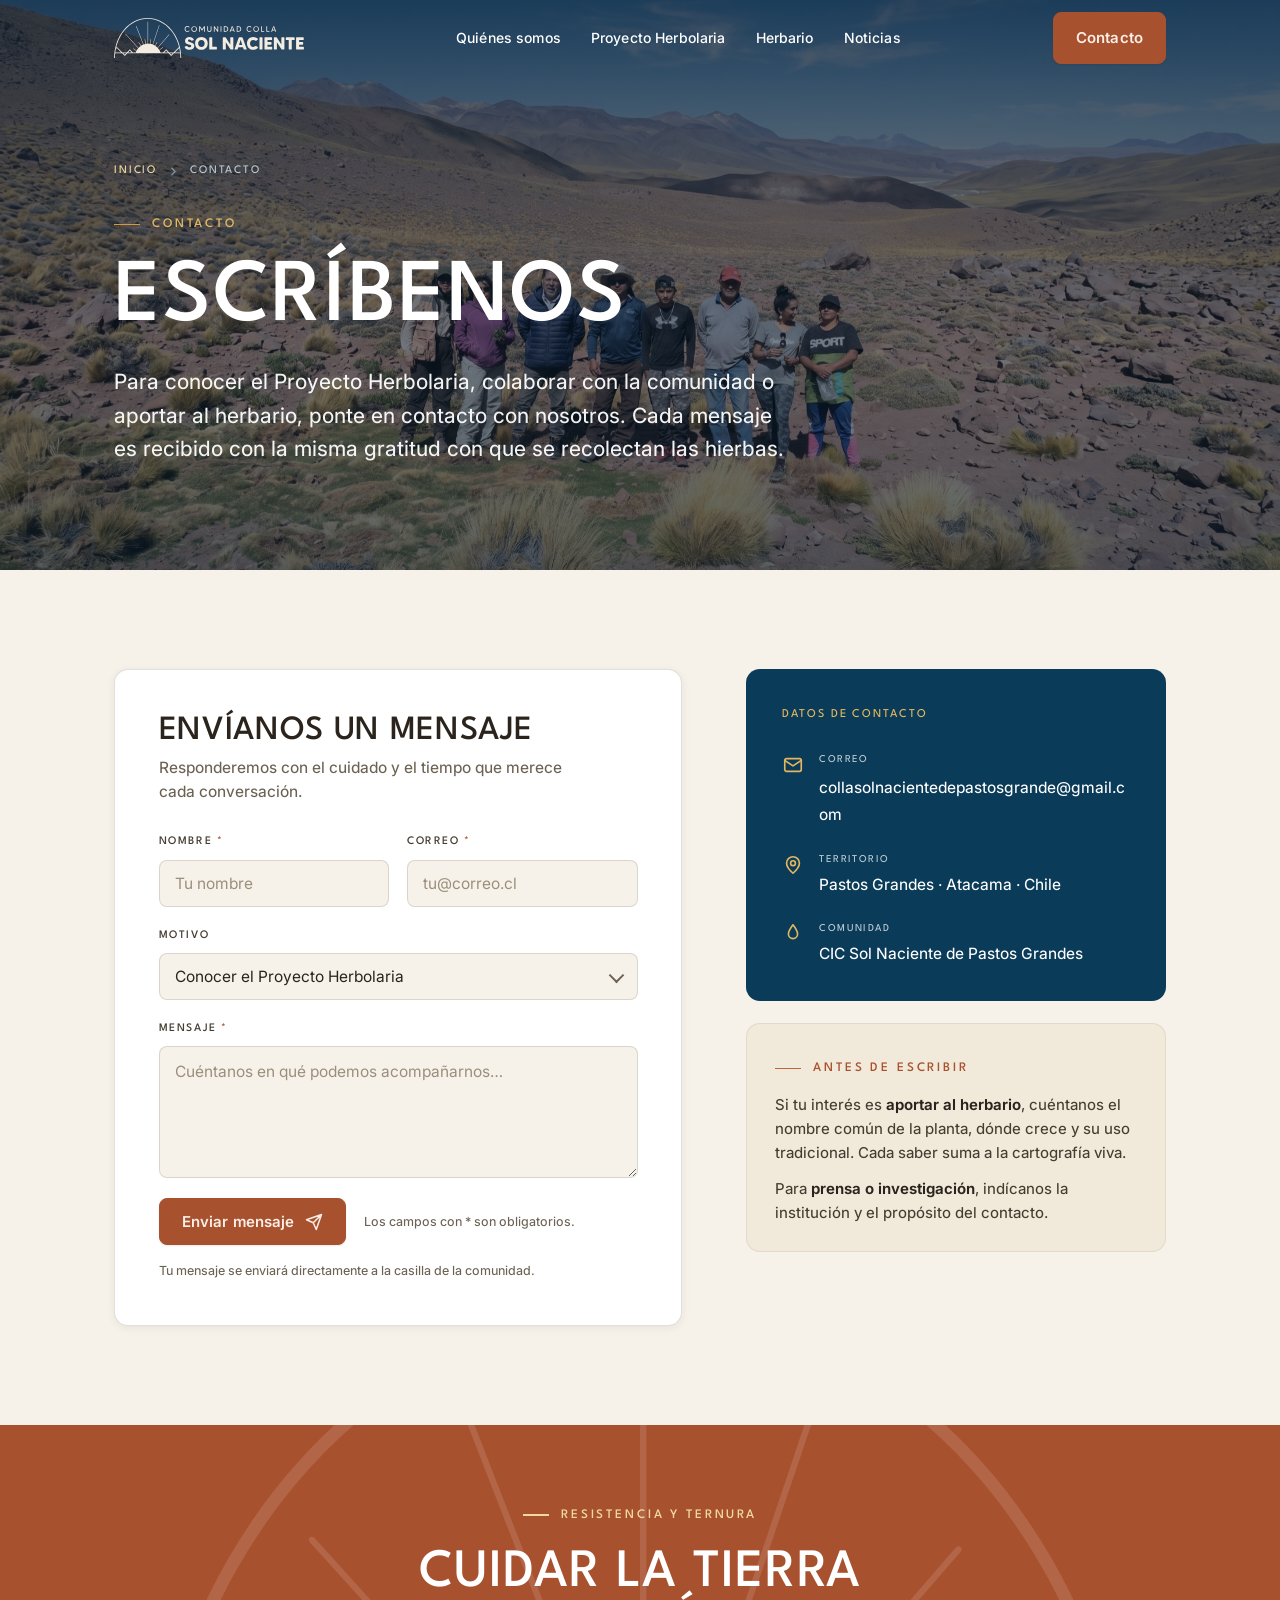
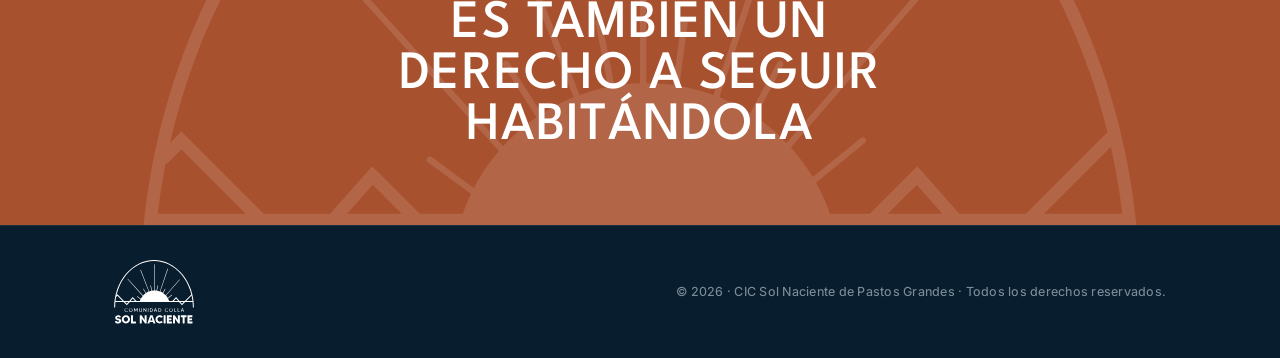
<file: contacto.html>
<!DOCTYPE html>
<html lang="es">
<head>
<meta charset="UTF-8" />
<meta name="viewport" content="width=device-width, initial-scale=1" />
<title>Contacto · CIC Sol Naciente de Pastos Grandes</title>
<meta name="description" content="Escríbenos para conocer el Proyecto Herbolaria, colaborar con la comunidad o aportar al herbario de la Comunidad Indígena Colla Sol Naciente de Pastos Grandes." />
<link rel="preconnect" href="https://fonts.googleapis.com" />
<link rel="preconnect" href="https://fonts.gstatic.com" crossorigin />
<link href="https://fonts.googleapis.com/css2?family=Inter:wght@400;450;500;600;650;700&display=swap" rel="stylesheet" />
<link rel="stylesheet" href="styles.css" />
</head>
<body class="contacto-body">

<!-- ============ SVG defs: rising-sun mark ============ -->
<svg width="0" height="0" style="position:absolute" aria-hidden="true">
  <symbol id="sol-mark" viewBox="0 0 64 64">
    <g fill="none" stroke="currentColor" stroke-width="3" stroke-linecap="round" stroke-linejoin="round">
      <line x1="6" y1="46" x2="58" y2="46" />
      <path d="M19 46 a13 13 0 0 1 26 0" fill="currentColor" stroke="none" />
      <line x1="32" y1="10" x2="32" y2="20" />
      <line x1="14" y1="17" x2="20" y2="24" />
      <line x1="50" y1="17" x2="44" y2="24" />
      <line x1="6" y1="33" x2="14" y2="35" />
      <line x1="58" y1="33" x2="50" y2="35" />
      <path d="M10 54 l8 -4 l8 4 l8 -4 l8 4 l8 -4 l4 2" />
    </g>
  </symbol>
  <symbol id="logo-colla" viewBox="0 0 157 126">
  <path d="M78.5 0C88.836 0 99.0654 2.43 108.602 7.14453C118.137 11.8586 126.788 18.762 134.067 27.4502C141.346 36.1381 147.113 46.4433 151.045 57.7734C154.977 69.1039 157 81.2437 157 93.5H155C155 89.8155 154.813 86.1423 154.444 82.5H139.914L133.455 88.959L127.742 82.5H30.7578L25.0449 88.959L18.5859 82.5H2.55566C2.1868 86.1423 2 89.8155 2 93.5H0C8.39314e-07 81.2438 2.02299 69.1048 5.95508 57.7744C9.88722 46.444 15.6535 36.1382 22.9326 27.4502C30.2119 18.762 38.8633 11.8586 48.3984 7.14453C57.9346 2.43 68.164 0 78.5 0ZM24.9551 86.041L28.0879 82.5H21.4141L24.9551 86.041ZM133.545 86.041L137.086 82.5H130.412L133.545 86.041ZM4.20703 72.707L4.03613 72.5361C3.51831 75.1668 3.09855 77.8241 2.77734 80.5H16.5859L6.5 70.4141L4.20703 72.707ZM78.5 2C68.4811 2 58.5544 4.35491 49.2852 8.9375C40.0151 13.5205 31.5795 20.244 24.4658 28.7344C17.3519 37.2252 11.7011 47.3148 7.84375 58.4297C6.60356 62.0033 5.55757 65.6601 4.70801 69.377L6.5 67.5859L19.4141 80.5H29.8564L36.4551 73.041L43.9141 80.5H50.6797C51.0502 79.4321 51.4779 78.3911 51.96 77.3809L45.2031 72.4023C44.981 72.2385 44.9339 71.9253 45.0977 71.7031C45.2615 71.481 45.5747 71.4339 45.7969 71.5977L52.4121 76.4727C53.4982 74.3793 54.8198 72.4279 56.3418 70.6533L26.6289 37.8359C26.4436 37.6312 26.4594 37.3142 26.6641 37.1289C26.8688 36.9436 27.1858 36.9594 27.3711 37.1641L57.0098 69.8994C58.5751 68.1911 60.3328 66.662 62.248 65.3457L57.0791 57.2695C56.9303 57.037 56.998 56.728 57.2305 56.5791C57.463 56.4303 57.772 56.498 57.9209 56.7305L63.0811 64.7939C64.653 63.7876 66.323 62.921 68.0742 62.2129L51.5342 19.6816C51.4341 19.4244 51.5613 19.1344 51.8184 19.0342C52.0756 18.9341 52.3656 19.0613 52.4658 19.3184L69.0068 61.8545C70.4587 61.3224 71.962 60.8969 73.5078 60.5889L71.5098 50.5977C71.4558 50.327 71.6317 50.0639 71.9023 50.0098C72.173 49.9558 72.4361 50.1317 72.4902 50.4023L74.4912 60.4092C75.8012 60.1927 77.1393 60.0614 78.5 60.0176V9C78.5 8.72386 78.7239 8.5 79 8.5C79.2761 8.5 79.5 8.72386 79.5 9V60C80.9156 60 82.3085 60.0975 83.6729 60.2842L85.0049 50.4326C85.0421 50.1592 85.2939 49.9679 85.5674 50.0049C85.8408 50.0421 86.0321 50.2939 85.9951 50.5674L84.6611 60.4365C86.5136 60.7523 88.3088 61.2353 90.0312 61.8691L105.026 17.3408C105.114 17.0792 105.398 16.9384 105.659 17.0264C105.921 17.1145 106.062 17.3976 105.974 17.6592L90.9648 62.2295C92.657 62.9165 94.2729 63.7516 95.7979 64.7178L100.06 56.7637C100.19 56.5205 100.493 56.4292 100.736 56.5596C100.98 56.6901 101.071 56.993 100.94 57.2363L96.6377 65.2676C98.4016 66.4681 100.032 67.8494 101.505 69.3838L128.122 38.6729C128.303 38.4642 128.618 38.4414 128.827 38.6221C129.036 38.8029 129.059 39.1185 128.878 39.3271L102.188 70.1211C103.469 71.546 104.617 73.0921 105.613 74.7402L113.186 68.6113C113.4 68.4377 113.715 68.471 113.889 68.6855C114.062 68.9002 114.029 69.215 113.814 69.3887L106.124 75.6133C106.993 77.1636 107.73 78.7976 108.32 80.5H114.586L122.045 73.041L128.644 80.5H139.086L151.892 67.6934C151.12 64.5551 150.209 61.4623 149.156 58.4297C145.299 47.3148 139.648 37.2252 132.534 28.7344C125.421 20.244 116.985 13.5205 107.715 8.9375C98.4456 4.35491 88.5189 2 78.5 2ZM32.5264 80.5H41.0859L36.5439 75.958L32.5264 80.5ZM117.414 80.5H125.974L121.956 75.958L117.414 80.5ZM141.914 80.5H154.223C153.797 76.9559 153.198 73.4447 152.429 69.9844L141.914 80.5Z" fill="currentColor"/>
<path d="M148.23 121.142H153.519C153.973 121.142 154.336 121.505 154.336 121.959V124.002C154.336 124.456 153.973 124.819 153.519 124.819H145.165C144.711 124.819 144.348 124.456 144.348 124.002V109.747C144.348 109.293 144.711 108.93 145.165 108.93H153.314C153.768 108.93 154.131 109.293 154.131 109.747V111.79C154.131 112.222 153.768 112.585 153.314 112.585H148.23V115.059H152.588C153.042 115.059 153.405 115.422 153.405 115.876V117.715C153.405 118.169 153.042 118.532 152.588 118.532H148.23V121.142Z" fill="currentColor"/>
<path d="M141.724 108.93C142.178 108.93 142.542 109.293 142.542 109.747V111.79C142.542 112.222 142.178 112.585 141.724 112.585H138.819V124.002C138.819 124.456 138.456 124.819 138.002 124.819H135.732C135.301 124.819 134.937 124.456 134.937 124.002V112.585H132.032C131.578 112.585 131.215 112.222 131.215 111.79V109.747C131.215 109.293 131.578 108.93 132.032 108.93H141.724Z" fill="currentColor"/>
<path d="M125.498 109.747C125.498 109.293 125.861 108.93 126.315 108.93H128.608C129.039 108.93 129.403 109.293 129.403 109.747V124.002C129.403 124.456 129.039 124.819 128.608 124.819H126.656C126.247 124.819 125.862 124.615 125.657 124.275L119.801 115.558V124.002C119.801 124.456 119.438 124.819 119.006 124.819H116.714C116.26 124.819 115.897 124.456 115.897 124.002V109.747C115.897 109.293 116.26 108.93 116.714 108.93H118.666C119.075 108.93 119.438 109.134 119.665 109.475L125.498 118.191V109.747Z" fill="currentColor"/>
<path d="M107.747 121.142H113.036C113.49 121.142 113.853 121.505 113.853 121.959V124.002C113.853 124.456 113.49 124.819 113.036 124.819H104.683C104.229 124.819 103.865 124.456 103.865 124.002V109.747C103.865 109.293 104.229 108.93 104.683 108.93H112.831C113.285 108.93 113.649 109.293 113.649 109.747V111.79C113.649 112.222 113.285 112.585 112.831 112.585H107.747V115.059H112.105C112.559 115.059 112.922 115.422 112.922 115.876V117.715C112.922 118.169 112.559 118.532 112.105 118.532H107.747V121.142Z" fill="currentColor"/>
<path d="M97.4867 109.747C97.4867 109.293 97.8499 108.93 98.3038 108.93H100.574C101.028 108.93 101.391 109.293 101.391 109.747V124.002C101.391 124.456 101.028 124.819 100.574 124.819H98.3038C97.8499 124.819 97.4867 124.456 97.4867 124.002V109.747Z" fill="currentColor"/>
<path d="M89.5545 121.369C90.7122 121.369 91.6428 120.961 92.3011 120.348C92.5962 120.098 92.9821 120.053 93.2998 120.257L95.2065 121.528C95.6378 121.8 95.7059 122.391 95.3427 122.776C93.9127 124.229 91.8925 125.092 89.5545 125.092C84.8559 125.092 81.4965 121.573 81.4965 116.875C81.4965 112.153 84.8559 108.635 89.5545 108.635C91.8925 108.635 93.9127 109.52 95.3427 110.973C95.7059 111.336 95.6378 111.949 95.2065 112.221L93.2998 113.493C92.9821 113.697 92.5962 113.652 92.3011 113.402C91.6428 112.766 90.7122 112.38 89.5545 112.38C86.7853 112.38 85.378 114.628 85.378 116.875C85.378 119.122 86.7853 121.369 89.5545 121.369Z" fill="currentColor"/>
<path d="M78.0846 124.819C77.6306 124.819 77.2447 124.524 77.1085 124.116L76.4049 121.846H70.3897L69.686 124.116C69.5498 124.524 69.164 124.819 68.71 124.819H66.2358C65.8272 124.819 65.5321 124.411 65.6683 124.002L70.8664 109.588C71.0025 109.203 71.3884 108.93 71.8197 108.93H74.9748C75.4061 108.93 75.792 109.203 75.9282 109.588L81.1035 124.002C81.2624 124.411 80.9673 124.819 80.536 124.819H78.0846ZM71.3203 118.918H75.4742L73.3859 112.29L71.3203 118.918Z" fill="currentColor"/>
<path d="M60.1107 109.747C60.1107 109.293 60.4739 108.93 60.9278 108.93H63.2204C63.6517 108.93 64.0149 109.293 64.0149 109.747V124.002C64.0149 124.456 63.6517 124.819 63.2204 124.819H61.2683C60.8597 124.819 60.4739 124.615 60.2696 124.275L54.4133 115.558V124.002C54.4133 124.456 54.0501 124.819 53.6188 124.819H51.3263C50.8723 124.819 50.5091 124.456 50.5091 124.002V109.747C50.5091 109.293 50.8723 108.93 51.3263 108.93H53.2783C53.6869 108.93 54.0501 109.134 54.2771 109.475L60.1107 118.191V109.747Z" fill="currentColor"/>
<path d="M37.0668 121.142H42.1967C42.628 121.142 42.9912 121.505 42.9912 121.959V124.002C42.9912 124.456 42.628 124.819 42.1967 124.819H33.9798C33.5485 124.819 33.1853 124.456 33.1853 124.002V109.747C33.1853 109.293 33.5485 108.93 33.9798 108.93H36.2723C36.7036 108.93 37.0668 109.293 37.0668 109.747V121.142Z" fill="currentColor"/>
<path d="M23.17 108.658C27.8687 108.658 31.2508 112.176 31.2508 116.875C31.2508 121.596 27.8687 125.114 23.17 125.114C18.4714 125.114 15.0892 121.596 15.0892 116.875C15.0892 112.176 18.4714 108.658 23.17 108.658ZM23.17 121.369C25.9393 121.369 27.3466 119.122 27.3466 116.875C27.3466 114.628 25.9393 112.403 23.17 112.403C20.4008 112.403 18.9934 114.628 18.9934 116.875C18.9934 119.122 20.4008 121.369 23.17 121.369Z" fill="currentColor"/>
<path d="M9.08076 115.377C12.9623 116.466 14.0972 117.669 14.0972 120.166C14.0972 122.754 11.85 125.092 7.87773 125.092C5.24467 125.092 2.7478 124.184 1.74905 121.868C1.56746 121.437 1.81715 120.938 2.27113 120.779L4.33672 120.143C4.6999 120.03 5.08578 120.166 5.29007 120.507C5.67594 121.188 6.4931 121.8 7.83233 121.8C9.17156 121.8 10.1476 121.278 10.1476 120.234C10.1476 119.031 8.60409 118.872 6.81088 118.418C3.63305 117.624 2.18033 116.171 2.18033 113.515C2.18033 110.451 4.7226 108.635 8.01392 108.635C10.42 108.635 12.4856 109.747 13.3708 111.722C13.5751 112.176 13.3254 112.721 12.8261 112.834L10.7605 113.356C10.42 113.425 10.0568 113.288 9.87522 112.993C9.55744 112.426 8.92187 111.972 7.85503 111.972C6.72009 111.972 5.94833 112.585 5.94833 113.493C5.94833 114.741 7.85503 115.036 9.08076 115.377Z" fill="currentColor"/>
<path d="M136.82 102C136.657 102 136.525 101.898 136.474 101.756L135.956 100.283H132.908L132.39 101.756C132.339 101.898 132.207 102 132.054 102H131.465C131.343 102 131.252 101.878 131.303 101.756L133.772 95.1214C133.822 94.9791 133.954 94.8877 134.107 94.8877H134.757C134.909 94.8877 135.042 94.9791 135.092 95.1214L137.572 101.756C137.612 101.878 137.521 102 137.399 102H136.82ZM133.243 99.3583H135.631L134.432 95.9749L133.243 99.3583Z" fill="currentColor"/>
<path d="M126.059 101.075H128.711C128.864 101.075 128.985 101.197 128.985 101.34V101.726C128.985 101.878 128.864 102 128.711 102H125.318C125.165 102 125.043 101.878 125.043 101.726V95.162C125.043 95.0096 125.165 94.8877 125.318 94.8877H125.785C125.937 94.8877 126.059 95.0096 126.059 95.162V101.075Z" fill="currentColor"/>
<path d="M119.373 101.075H122.025C122.177 101.075 122.299 101.197 122.299 101.34V101.726C122.299 101.878 122.177 102 122.025 102H118.632C118.479 102 118.357 101.878 118.357 101.726V95.162C118.357 95.0096 118.479 94.8877 118.632 94.8877H119.099C119.251 94.8877 119.373 95.0096 119.373 95.162V101.075Z" fill="currentColor"/>
<path d="M111.958 94.7658C114.061 94.7658 115.565 96.361 115.565 98.4439C115.565 100.527 114.061 102.132 111.958 102.132C109.845 102.132 108.341 100.527 108.341 98.4439C108.341 96.361 109.845 94.7658 111.958 94.7658ZM111.958 101.177C113.614 101.177 114.539 99.8257 114.539 98.4439C114.539 97.0621 113.614 95.7107 111.958 95.7107C110.302 95.7107 109.378 97.0621 109.378 98.4439C109.378 99.8257 110.302 101.177 111.958 101.177Z" fill="currentColor"/>
<path d="M103.377 101.177C104.149 101.177 104.769 100.882 105.206 100.425C105.297 100.324 105.44 100.303 105.551 100.384L105.938 100.638C106.08 100.73 106.11 100.933 105.988 101.055C105.348 101.715 104.434 102.122 103.377 102.122C101.274 102.122 99.76 100.527 99.76 98.4438C99.76 96.361 101.274 94.7556 103.377 94.7556C104.434 94.7556 105.348 95.162 105.988 95.8326C106.11 95.9545 106.08 96.1578 105.938 96.2492L105.551 96.5032C105.44 96.5743 105.297 96.554 105.206 96.4626C104.769 96.0053 104.149 95.7107 103.377 95.7107C101.721 95.7107 100.796 97.062 100.796 98.4438C100.796 99.8257 101.721 101.177 103.377 101.177Z" fill="currentColor"/>
<path d="M89.1499 94.8877C91.5681 94.8877 92.8584 96.4321 92.8584 98.4438C92.8584 100.456 91.5681 102 89.1499 102H87.4125C87.26 102 87.1381 101.878 87.1381 101.726V95.162C87.1381 95.0096 87.26 94.8877 87.4125 94.8877H89.1499ZM89.1499 101.075C90.8365 101.075 91.8322 100.039 91.8322 98.4438C91.8322 96.8487 90.8365 95.8123 89.1499 95.8123H88.1542V101.075H89.1499Z" fill="currentColor"/>
<path d="M83.7564 102C83.5938 102 83.4618 101.898 83.4109 101.756L82.8928 100.283H79.8446L79.3265 101.756C79.2757 101.898 79.1436 102 78.9912 102H78.4019C78.2799 102 78.1885 101.878 78.2393 101.756L80.7083 95.1214C80.7591 94.9791 80.8912 94.8877 81.0436 94.8877H81.6938C81.8462 94.8877 81.9783 94.9791 82.0291 95.1214L84.5083 101.756C84.5489 101.878 84.4575 102 84.3355 102H83.7564ZM80.1799 99.3583H82.5676L81.3687 95.9749L80.1799 99.3583Z" fill="currentColor"/>
<path d="M72.5729 94.8877C74.9911 94.8877 76.2815 96.4321 76.2815 98.4438C76.2815 100.456 74.9911 102 72.5729 102H70.8355C70.6831 102 70.5612 101.878 70.5612 101.726V95.162C70.5612 95.0096 70.6831 94.8877 70.8355 94.8877H72.5729ZM72.5729 101.075C74.2596 101.075 75.2553 100.039 75.2553 98.4438C75.2553 96.8487 74.2596 95.8123 72.5729 95.8123H71.5772V101.075H72.5729Z" fill="currentColor"/>
<path d="M66.4946 95.162C66.4946 95.0096 66.6166 94.8877 66.769 94.8877H67.2465C67.3989 94.8877 67.5208 95.0096 67.5208 95.162V101.726C67.5208 101.878 67.3989 102 67.2465 102H66.769C66.6166 102 66.4946 101.878 66.4946 101.726V95.162Z" fill="currentColor"/>
<path d="M62.4261 95.162C62.4261 95.0096 62.548 94.8877 62.7004 94.8877H63.1779C63.3202 94.8877 63.4421 95.0096 63.4421 95.162V101.726C63.4421 101.878 63.3202 102 63.1779 102H62.7918C62.6496 102 62.5074 101.929 62.4261 101.807L58.8699 96.7572V101.726C58.8699 101.878 58.748 102 58.6058 102H58.1282C57.9758 102 57.8539 101.878 57.8539 101.726V95.162C57.8539 95.0096 57.9758 94.8877 58.1282 94.8877H58.5042C58.6566 94.8877 58.7886 94.9588 58.8801 95.0807L62.4261 100.12V95.162Z" fill="currentColor"/>
<path d="M54.0654 94.8877H54.5327C54.6851 94.8877 54.8071 95.0096 54.8071 95.162V99.2973C54.8071 101.147 53.8418 102.122 52.1044 102.122C50.3771 102.122 49.4017 101.147 49.4017 99.2973V95.162C49.4017 95.0096 49.5237 94.8877 49.6761 94.8877H50.1536C50.306 94.8877 50.4279 95.0096 50.4279 95.162V99.1144C50.4279 100.628 51.0884 101.167 52.1044 101.167C53.1306 101.167 53.791 100.628 53.791 99.1144V95.162C53.791 95.0096 53.913 94.8877 54.0654 94.8877Z" fill="currentColor"/>
<path d="M45.1912 95.0909C45.2827 94.9588 45.4249 94.8877 45.5671 94.8877H46.0752C46.2276 94.8877 46.3495 95.0096 46.3495 95.162V101.726C46.3495 101.878 46.2276 102 46.0752 102H45.5976C45.4554 102 45.3335 101.878 45.3335 101.726V96.7674L42.9559 100.273C42.9153 100.334 42.8442 100.374 42.7629 100.374H42.6409C42.5597 100.374 42.4987 100.334 42.4479 100.273L40.0704 96.7674V101.726C40.0704 101.878 39.9484 102 39.8062 102H39.3287C39.1762 102 39.0543 101.878 39.0543 101.726V95.162C39.0543 95.0096 39.1762 94.8877 39.3287 94.8877H39.8367C39.9891 94.8877 40.1212 94.9588 40.2126 95.0909L42.7019 98.7995L45.1912 95.0909Z" fill="currentColor"/>
<path d="M32.6555 94.7658C34.7587 94.7658 36.2624 96.361 36.2624 98.4439C36.2624 100.527 34.7587 102.132 32.6555 102.132C30.5421 102.132 29.0384 100.527 29.0384 98.4439C29.0384 96.361 30.5421 94.7658 32.6555 94.7658ZM32.6555 101.177C34.3116 101.177 35.2362 99.8257 35.2362 98.4439C35.2362 97.0621 34.3116 95.7107 32.6555 95.7107C30.9994 95.7107 30.0748 97.0621 30.0748 98.4439C30.0748 99.8257 30.9994 101.177 32.6555 101.177Z" fill="currentColor"/>
<path d="M24.0743 101.177C24.8465 101.177 25.4663 100.882 25.9032 100.425C25.9946 100.324 26.1369 100.303 26.2487 100.384L26.6347 100.638C26.777 100.73 26.8075 100.933 26.6855 101.055C26.0454 101.715 25.131 102.122 24.0743 102.122C21.9711 102.122 20.4572 100.527 20.4572 98.4438C20.4572 96.361 21.9711 94.7556 24.0743 94.7556C25.131 94.7556 26.0454 95.162 26.6855 95.8326C26.8075 95.9545 26.777 96.1578 26.6347 96.2492L26.2487 96.5032C26.1369 96.5743 25.9946 96.554 25.9032 96.4626C25.4663 96.0053 24.8465 95.7107 24.0743 95.7107C22.4182 95.7107 21.4936 97.062 21.4936 98.4438C21.4936 99.8257 22.4182 101.177 24.0743 101.177Z" fill="currentColor"/>
  </symbol>
  <symbol id="logo-colla-h" viewBox="0 0 204 43">
  <path d="M36.0674 0C40.8163 0 45.517 1.11609 49.8984 3.28223C54.2794 5.44815 58.2541 8.6205 61.5986 12.6123C64.943 16.604 67.5928 21.3392 69.3994 26.5449C71.2059 31.7505 72.1347 37.328 72.1348 42.959H71.2158C71.2158 41.2662 71.1294 39.5787 70.96 37.9053H64.2852L61.3174 40.873L58.6924 37.9053H14.1318L11.5068 40.873L8.53906 37.9053H1.1748C1.00533 39.5787 0.918962 41.2662 0.918945 42.959H0C5.29103e-05 37.3279 0.929742 31.7506 2.73633 26.5449C4.54295 21.3392 7.1918 16.604 10.5361 12.6123C13.8807 8.62045 17.8563 5.44816 22.2373 3.28223C26.6186 1.11622 31.3186 2.85208e-05 36.0674 0ZM11.4658 39.5322L12.9053 37.9053H9.83887L11.4658 39.5322ZM61.3584 39.5322L62.9854 37.9053H59.9189L61.3584 39.5322ZM1.93262 33.4062L1.85547 33.3291C1.6177 34.5372 1.42486 35.7574 1.27734 36.9863H7.62012L2.98633 32.3525L1.93262 33.4062ZM36.0674 0.918945C31.4642 0.918974 26.9033 2.00096 22.6445 4.10645C18.3854 6.2121 14.5096 9.30123 11.2412 13.2021C7.97269 17.1033 5.3758 21.739 3.60352 26.8457C3.03392 28.487 2.55432 30.1669 2.16406 31.874L2.98633 31.0527L8.91992 36.9863H13.7178L16.75 33.5596L20.1768 36.9863H23.2881C23.4582 36.4962 23.6538 36.0184 23.875 35.5547L20.7686 33.2666C20.6668 33.1914 20.6458 33.0473 20.7207 32.9453C20.796 32.8433 20.9399 32.8213 21.042 32.8965L24.0811 35.1367C24.5801 34.1748 25.1874 33.2783 25.8867 32.4629L12.2354 17.3848C12.1503 17.2908 12.1572 17.1448 12.251 17.0596C12.345 16.9746 12.4901 16.9823 12.5752 17.0762L26.1934 32.1162C26.9126 31.3313 27.7206 30.6292 28.6006 30.0244L26.2256 26.3135C26.1573 26.2067 26.1883 26.0646 26.2949 25.9961C26.4017 25.9278 26.5438 25.9588 26.6123 26.0654L28.9834 29.7715C29.7055 29.3092 30.4729 28.9123 31.2773 28.5869L23.6777 9.04297C23.6319 8.92486 23.6906 8.79215 23.8086 8.74609C23.9268 8.70011 24.0595 8.75871 24.1055 8.87695L31.7061 28.4209C32.373 28.1765 33.0633 27.9804 33.7734 27.8389L32.8555 23.248C32.8308 23.1238 32.9119 23.0025 33.0361 22.9775C33.1604 22.9528 33.2818 23.0339 33.3066 23.1582L34.2256 27.7549C34.8274 27.6554 35.4423 27.5963 36.0674 27.5762V4.13477C36.0676 4.00821 36.1703 3.9055 36.2969 3.90527C36.4236 3.90527 36.5262 4.00807 36.5264 4.13477V27.5674C37.1765 27.5674 37.8167 27.6135 38.4434 27.6992L39.0557 23.1729C39.0727 23.0471 39.1887 22.9586 39.3145 22.9756C39.4402 22.9926 39.5287 23.1087 39.5117 23.2344L38.8984 27.7686C39.7494 27.9136 40.574 28.1356 41.3652 28.4268L48.2549 7.96777C48.2953 7.84761 48.4257 7.78291 48.5459 7.82324C48.6661 7.86372 48.7309 7.99404 48.6904 8.11426L41.7939 28.5938C42.5713 28.9094 43.3141 29.2915 44.0146 29.7354L45.9727 26.0811C46.0326 25.9692 46.1723 25.9274 46.2842 25.9873C46.3958 26.0473 46.4376 26.1861 46.3779 26.2979L44.4004 29.9873C45.2111 30.5391 45.9589 31.1756 46.6357 31.8809L58.8672 17.7686C58.9503 17.6731 59.0947 17.6632 59.1904 17.7461C59.2862 17.8292 59.2969 17.9745 59.2139 18.0703L46.9502 32.2188C47.5384 32.8733 48.0665 33.5827 48.5244 34.3398L52.0039 31.5244C52.1025 31.4447 52.2473 31.46 52.3271 31.5586C52.4068 31.6572 52.3915 31.8021 52.293 31.8818L48.7588 34.7422C49.1577 35.4542 49.4953 36.2045 49.7666 36.9863H52.6475L56.0742 33.5596L59.1064 36.9863H63.9043L69.7861 31.1035C69.4316 29.6614 69.0149 28.2393 68.5312 26.8457C66.759 21.7391 64.163 17.1032 60.8945 13.2021C57.6261 9.30115 53.7494 6.21213 49.4902 4.10645C45.2315 2.00102 40.6706 0.918945 36.0674 0.918945ZM14.9443 36.9863H18.8779L16.79 34.8994L14.9443 36.9863ZM53.9473 36.9863H57.8799L56.0342 34.8994L53.9473 36.9863ZM65.2041 36.9863H70.8574C70.662 35.3586 70.3856 33.7465 70.0322 32.1572L65.2041 36.9863Z" fill="currentColor"/>
<path d="M198.872 30.8913H203.314C203.695 30.8913 204 31.1963 204 31.5775V33.2931C204 33.6743 203.695 33.9793 203.314 33.9793H196.299C195.918 33.9793 195.613 33.6743 195.613 33.2931V21.3222C195.613 20.9409 195.918 20.6359 196.299 20.6359H203.142C203.523 20.6359 203.828 20.9409 203.828 21.3222V23.0377C203.828 23.3999 203.523 23.7049 203.142 23.7049H198.872V25.7827H202.532C202.913 25.7827 203.218 26.0877 203.218 26.4689V28.0129C203.218 28.3941 202.913 28.6991 202.532 28.6991H198.872V30.8913Z" fill="currentColor"/>
<path d="M193.409 20.6359C193.791 20.6359 194.096 20.9409 194.096 21.3222V23.0377C194.096 23.3999 193.791 23.7049 193.409 23.7049H190.969V33.2931C190.969 33.6743 190.664 33.9793 190.283 33.9793H188.377C188.015 33.9793 187.71 33.6743 187.71 33.2931V23.7049H185.27C184.889 23.7049 184.584 23.3999 184.584 23.0377V21.3222C184.584 20.9409 184.889 20.6359 185.27 20.6359H193.409Z" fill="currentColor"/>
<path d="M179.783 21.3222C179.783 20.9409 180.088 20.6359 180.469 20.6359H182.394C182.757 20.6359 183.062 20.9409 183.062 21.3222V33.2931C183.062 33.6743 182.757 33.9793 182.394 33.9793H180.755C180.412 33.9793 180.088 33.8078 179.916 33.5218L174.998 26.202V33.2931C174.998 33.6743 174.693 33.9793 174.331 33.9793H172.406C172.025 33.9793 171.72 33.6743 171.72 33.2931V21.3222C171.72 20.9409 172.025 20.6359 172.406 20.6359H174.045C174.388 20.6359 174.693 20.8075 174.884 21.0934L179.783 28.4132V21.3222Z" fill="currentColor"/>
<path d="M164.876 30.8913H169.317C169.698 30.8913 170.003 31.1963 170.003 31.5775V33.2931C170.003 33.6743 169.698 33.9793 169.317 33.9793H162.302C161.921 33.9793 161.616 33.6743 161.616 33.2931V21.3222C161.616 20.9409 161.921 20.6359 162.302 20.6359H169.146C169.527 20.6359 169.832 20.9409 169.832 21.3222V23.0377C169.832 23.3999 169.527 23.7049 169.146 23.7049H164.876V25.7827H168.536C168.917 25.7827 169.222 26.0877 169.222 26.4689V28.0129C169.222 28.3941 168.917 28.6991 168.536 28.6991H164.876V30.8913Z" fill="currentColor"/>
<path d="M156.259 21.3222C156.259 20.9409 156.564 20.6359 156.946 20.6359H158.852C159.233 20.6359 159.538 20.9409 159.538 21.3222V33.2931C159.538 33.6743 159.233 33.9793 158.852 33.9793H156.946C156.564 33.9793 156.259 33.6743 156.259 33.2931V21.3222Z" fill="currentColor"/>
<path d="M149.598 31.0818C150.57 31.0818 151.352 30.7387 151.905 30.2241C152.152 30.0144 152.477 29.9763 152.743 30.1478L154.345 31.2153C154.707 31.444 154.764 31.9396 154.459 32.2637C153.258 33.4837 151.562 34.208 149.598 34.208C145.652 34.208 142.831 31.2534 142.831 27.3076C142.831 23.3427 145.652 20.3881 149.598 20.3881C151.562 20.3881 153.258 21.1315 154.459 22.3515C154.764 22.6565 154.707 23.1711 154.345 23.3999L152.743 24.4673C152.477 24.6389 152.152 24.6008 151.905 24.3911C151.352 23.8574 150.57 23.5333 149.598 23.5333C147.273 23.5333 146.091 25.4204 146.091 27.3076C146.091 29.1947 147.273 31.0818 149.598 31.0818Z" fill="currentColor"/>
<path d="M139.966 33.9793C139.585 33.9793 139.261 33.7315 139.146 33.3884L138.555 31.4822H133.504L132.913 33.3884C132.799 33.7315 132.475 33.9793 132.093 33.9793H130.016C129.672 33.9793 129.425 33.6362 129.539 33.2931L133.904 21.1887C134.019 20.8647 134.343 20.6359 134.705 20.6359H137.354C137.717 20.6359 138.041 20.8647 138.155 21.1887L142.501 33.2931C142.635 33.6362 142.387 33.9793 142.025 33.9793H139.966ZM134.285 29.0232H137.774L136.02 23.4571L134.285 29.0232Z" fill="currentColor"/>
<path d="M124.872 21.3222C124.872 20.9409 125.177 20.6359 125.558 20.6359H127.483C127.845 20.6359 128.15 20.9409 128.15 21.3222V33.2931C128.15 33.6743 127.845 33.9793 127.483 33.9793H125.844C125.501 33.9793 125.177 33.8078 125.005 33.5218L120.087 26.202V33.2931C120.087 33.6743 119.782 33.9793 119.42 33.9793H117.495C117.114 33.9793 116.809 33.6743 116.809 33.2931V21.3222C116.809 20.9409 117.114 20.6359 117.495 20.6359H119.134C119.477 20.6359 119.782 20.8075 119.973 21.0934L124.872 28.4132V21.3222Z" fill="currentColor"/>
<path d="M105.52 30.8913H109.828C110.19 30.8913 110.495 31.1963 110.495 31.5775V33.2931C110.495 33.6743 110.19 33.9793 109.828 33.9793H102.928C102.565 33.9793 102.26 33.6743 102.26 33.2931V21.3222C102.26 20.9409 102.565 20.6359 102.928 20.6359H104.853C105.215 20.6359 105.52 20.9409 105.52 21.3222V30.8913Z" fill="currentColor"/>
<path d="M93.8497 20.4072C97.7956 20.4072 100.636 23.3618 100.636 27.3076C100.636 31.2725 97.7956 34.2271 93.8497 34.2271C89.9039 34.2271 87.0637 31.2725 87.0637 27.3076C87.0637 23.3618 89.9039 20.4072 93.8497 20.4072ZM93.8497 31.0819C96.1753 31.0819 97.3571 29.1947 97.3571 27.3076C97.3571 25.4204 96.1753 23.5524 93.8497 23.5524C91.5242 23.5524 90.3423 25.4204 90.3423 27.3076C90.3423 29.1947 91.5242 31.0819 93.8497 31.0819Z" fill="currentColor"/>
<path d="M82.0179 26.0495C85.2775 26.9644 86.2306 27.9747 86.2306 30.0715C86.2306 32.2446 84.3435 34.208 81.0076 34.208C78.7965 34.208 76.6996 33.4455 75.8609 31.5012C75.7084 31.139 75.9181 30.7197 76.2993 30.5862L78.034 30.0525C78.339 29.9572 78.663 30.0715 78.8346 30.3575C79.1586 30.9293 79.8449 31.444 80.9695 31.444C82.0942 31.444 82.9138 31.0056 82.9138 30.1287C82.9138 29.1184 81.6176 28.985 80.1117 28.6038C77.4431 27.9366 76.2231 26.7166 76.2231 24.4864C76.2231 21.913 78.358 20.3881 81.122 20.3881C83.1426 20.3881 84.8772 21.3221 85.6206 22.9805C85.7922 23.3617 85.5825 23.8192 85.1632 23.9145L83.4285 24.353C83.1426 24.4101 82.8376 24.2958 82.6851 24.048C82.4182 23.5714 81.8845 23.1902 80.9886 23.1902C80.0355 23.1902 79.3874 23.7048 79.3874 24.4673C79.3874 25.5157 80.9886 25.7635 82.0179 26.0495Z" fill="currentColor"/>
<path d="M173.53 14.8161C173.393 14.8161 173.282 14.7307 173.239 14.6113L172.804 13.3741H170.245L169.809 14.6113C169.767 14.7307 169.656 14.8161 169.528 14.8161H169.033C168.93 14.8161 168.854 14.7137 168.896 14.6113L170.97 9.03956C171.012 8.9201 171.123 8.84331 171.251 8.84331H171.797C171.925 8.84331 172.036 8.9201 172.079 9.03956L174.161 14.6113C174.195 14.7137 174.118 14.8161 174.016 14.8161H173.53ZM170.526 12.5976H172.531L171.524 9.75629L170.526 12.5976Z" fill="currentColor"/>
<path d="M164.493 14.0396H166.72C166.848 14.0396 166.951 14.142 166.951 14.2614V14.5857C166.951 14.7137 166.848 14.8161 166.72 14.8161H163.87C163.742 14.8161 163.64 14.7137 163.64 14.5857V9.07369C163.64 8.9457 163.742 8.84331 163.87 8.84331H164.263C164.391 8.84331 164.493 8.9457 164.493 9.07369V14.0396Z" fill="currentColor"/>
<path d="M158.878 14.0396H161.105C161.233 14.0396 161.336 14.142 161.336 14.2614V14.5857C161.336 14.7137 161.233 14.8161 161.105 14.8161H158.256C158.128 14.8161 158.025 14.7137 158.025 14.5857V9.07369C158.025 8.9457 158.128 8.84331 158.256 8.84331H158.648C158.776 8.84331 158.878 8.9457 158.878 9.07369V14.0396Z" fill="currentColor"/>
<path d="M152.652 8.74095C154.418 8.74095 155.681 10.0806 155.681 11.8297C155.681 13.5789 154.418 14.927 152.652 14.927C150.877 14.927 149.614 13.5789 149.614 11.8297C149.614 10.0806 150.877 8.74095 152.652 8.74095ZM152.652 14.125C154.042 14.125 154.819 12.9901 154.819 11.8297C154.819 10.6693 154.042 9.53447 152.652 9.53447C151.261 9.53447 150.484 10.6693 150.484 11.8297C150.484 12.9901 151.261 14.125 152.652 14.125Z" fill="currentColor"/>
<path d="M145.445 14.1249C146.094 14.1249 146.614 13.8775 146.981 13.4935C147.058 13.4082 147.177 13.3911 147.271 13.4594L147.595 13.6727C147.715 13.7495 147.741 13.9202 147.638 14.0225C147.101 14.5772 146.333 14.9185 145.445 14.9185C143.679 14.9185 142.408 13.5789 142.408 11.8297C142.408 10.0805 143.679 8.73239 145.445 8.73239C146.333 8.73239 147.101 9.07369 147.638 9.63684C147.741 9.73923 147.715 9.90988 147.595 9.98667L147.271 10.2C147.177 10.2597 147.058 10.2426 146.981 10.1659C146.614 9.78189 146.094 9.53445 145.445 9.53445C144.054 9.53445 143.278 10.6693 143.278 11.8297C143.278 12.9901 144.054 14.1249 145.445 14.1249Z" fill="currentColor"/>
<path d="M133.497 8.84331C135.528 8.84331 136.612 10.1402 136.612 11.8297C136.612 13.5191 135.528 14.8161 133.497 14.8161H132.038C131.91 14.8161 131.808 14.7137 131.808 14.5857V9.07369C131.808 8.9457 131.91 8.84331 132.038 8.84331H133.497ZM133.497 14.0396C134.914 14.0396 135.75 13.1693 135.75 11.8297C135.75 10.4901 134.914 9.61977 133.497 9.61977H132.661V14.0396H133.497Z" fill="currentColor"/>
<path d="M128.968 14.8161C128.832 14.8161 128.721 14.7307 128.678 14.6113L128.243 13.3741H125.683L125.248 14.6113C125.205 14.7307 125.094 14.8161 124.966 14.8161H124.472C124.369 14.8161 124.292 14.7137 124.335 14.6113L126.408 9.03956C126.451 8.9201 126.562 8.84331 126.69 8.84331H127.236C127.364 8.84331 127.475 8.9201 127.518 9.03956L129.6 14.6113C129.634 14.7137 129.557 14.8161 129.455 14.8161H128.968ZM125.965 12.5976H127.97L126.963 9.75629L125.965 12.5976Z" fill="currentColor"/>
<path d="M119.577 8.84331C121.607 8.84331 122.691 10.1402 122.691 11.8297C122.691 13.5191 121.607 14.8161 119.577 14.8161H118.117C117.989 14.8161 117.887 14.7137 117.887 14.5857V9.07369C117.887 8.9457 117.989 8.84331 118.117 8.84331H119.577ZM119.577 14.0396C120.993 14.0396 121.829 13.1693 121.829 11.8297C121.829 10.4901 120.993 9.61977 119.577 9.61977H118.74V14.0396H119.577Z" fill="currentColor"/>
<path d="M114.472 9.07369C114.472 8.9457 114.574 8.84331 114.702 8.84331H115.103C115.231 8.84331 115.334 8.9457 115.334 9.07369V14.5857C115.334 14.7137 115.231 14.8161 115.103 14.8161H114.702C114.574 14.8161 114.472 14.7137 114.472 14.5857V9.07369Z" fill="currentColor"/>
<path d="M111.055 9.07369C111.055 8.9457 111.158 8.84331 111.286 8.84331H111.687C111.806 8.84331 111.909 8.9457 111.909 9.07369V14.5857C111.909 14.7137 111.806 14.8161 111.687 14.8161H111.363C111.243 14.8161 111.124 14.7563 111.055 14.6539L108.069 10.4133V14.5857C108.069 14.7137 107.967 14.8161 107.847 14.8161H107.446C107.318 14.8161 107.216 14.7137 107.216 14.5857V9.07369C107.216 8.9457 107.318 8.84331 107.446 8.84331H107.762C107.89 8.84331 108.001 8.90304 108.078 9.00543L111.055 13.2375V9.07369Z" fill="currentColor"/>
<path d="M104.034 8.84331H104.427C104.555 8.84331 104.657 8.9457 104.657 9.07369V12.5464C104.657 14.0993 103.846 14.9185 102.387 14.9185C100.937 14.9185 100.118 14.0993 100.118 12.5464V9.07369C100.118 8.9457 100.22 8.84331 100.348 8.84331H100.749C100.877 8.84331 100.98 8.9457 100.98 9.07369V12.3928C100.98 13.6642 101.534 14.1164 102.387 14.1164C103.249 14.1164 103.804 13.6642 103.804 12.3928V9.07369C103.804 8.9457 103.906 8.84331 104.034 8.84331Z" fill="currentColor"/>
<path d="M96.582 9.01396C96.6588 8.90304 96.7782 8.84331 96.8977 8.84331H97.3243C97.4523 8.84331 97.5547 8.9457 97.5547 9.07369V14.5857C97.5547 14.7137 97.4523 14.8161 97.3243 14.8161H96.9233C96.8038 14.8161 96.7014 14.7137 96.7014 14.5857V10.4218L94.7048 13.3655C94.6707 13.4167 94.611 13.4509 94.5427 13.4509H94.4403C94.372 13.4509 94.3208 13.4167 94.2782 13.3655L92.2816 10.4218V14.5857C92.2816 14.7137 92.1792 14.8161 92.0597 14.8161H91.6587C91.5307 14.8161 91.4283 14.7137 91.4283 14.5857V9.07369C91.4283 8.9457 91.5307 8.84331 91.6587 8.84331H92.0853C92.2133 8.84331 92.3242 8.90304 92.401 9.01396L94.4915 12.1283L96.582 9.01396Z" fill="currentColor"/>
<path d="M86.0547 8.74095C87.8209 8.74095 89.0837 10.0806 89.0837 11.8297C89.0837 13.5789 87.8209 14.927 86.0547 14.927C84.2799 14.927 83.0171 13.5789 83.0171 11.8297C83.0171 10.0806 84.2799 8.74095 86.0547 8.74095ZM86.0547 14.125C87.4455 14.125 88.2219 12.9901 88.2219 11.8297C88.2219 10.6693 87.4455 9.53447 86.0547 9.53447C84.6639 9.53447 83.8874 10.6693 83.8874 11.8297C83.8874 12.9901 84.6639 14.125 86.0547 14.125Z" fill="currentColor"/>
<path d="M78.8484 14.125C79.4969 14.125 80.0173 13.8775 80.3842 13.4935C80.461 13.4082 80.5805 13.3912 80.6743 13.4594L80.9986 13.6727C81.118 13.7495 81.1436 13.9202 81.0412 14.0226C80.5037 14.5772 79.7358 14.9185 78.8484 14.9185C77.0822 14.9185 75.8108 13.5789 75.8108 11.8297C75.8108 10.0805 77.0822 8.73241 78.8484 8.73241C79.7358 8.73241 80.5037 9.07371 81.0412 9.63685C81.1436 9.73924 81.118 9.90989 80.9986 9.98669L80.6743 10.2C80.5805 10.2597 80.461 10.2427 80.3842 10.1659C80.0173 9.78191 79.4969 9.53446 78.8484 9.53446C77.4576 9.53446 76.6811 10.6693 76.6811 11.8297C76.6811 12.9901 77.4576 14.125 78.8484 14.125Z" fill="currentColor"/>
  </symbol>
  <symbol id="iso-colla" viewBox="0 0 1124 670">
  <path d="M562 0C635.997 2.35422e-06 709.232 17.397 777.504 51.1494C845.768 84.8986 907.706 134.322 959.82 196.522C1011.93 258.721 1053.22 332.498 1081.37 413.613C1109.52 494.731 1124 581.643 1124 669.389H1109.68C1109.68 643.01 1108.35 616.713 1105.71 590.637H1001.68L955.437 636.878L914.537 590.637H220.202L179.303 636.878L133.062 590.637H18.2939C15.6532 616.713 14.3184 643.01 14.3184 669.389H0C6.00884e-06 581.644 14.4831 494.738 42.6338 413.621C70.7849 332.504 112.067 258.722 164.18 196.522C216.294 134.322 278.232 84.8986 346.496 51.1494C414.768 17.397 488.003 0 562 0ZM178.659 615.988L201.086 590.637H153.308L178.659 615.988ZM956.079 615.988L981.431 590.637H933.652L956.079 615.988ZM30.1191 520.526L28.8936 519.301C25.1861 538.135 22.1766 557.16 19.877 576.318H118.743L46.5352 504.111L30.1191 520.526ZM562 14.3184C490.272 14.3184 419.205 31.1775 352.844 63.9854C286.477 96.7959 226.085 144.931 175.156 205.716C124.226 266.504 83.7709 338.738 56.1553 418.312C47.275 443.9 39.7819 470.084 33.6992 496.698L46.5352 483.863L138.989 576.318H213.752L260.99 522.918L314.391 576.318H362.813C365.466 568.671 368.53 561.216 371.982 553.981L323.621 518.347C322.03 517.174 321.691 514.933 322.863 513.342C324.036 511.75 326.277 511.411 327.868 512.584L375.224 547.477C383.001 532.49 392.463 518.519 403.361 505.814L190.646 270.874C189.319 269.409 189.431 267.145 190.896 265.818C192.362 264.491 194.625 264.604 195.952 266.069L408.14 500.425C419.347 488.195 431.931 477.248 445.644 467.824L408.641 410.007C407.575 408.342 408.061 406.127 409.726 405.062C411.391 403.996 413.605 404.482 414.671 406.147L451.609 463.865C462.863 456.662 474.821 450.464 487.357 445.396L368.943 140.903C368.227 139.061 369.14 136.986 370.982 136.27C372.825 135.553 374.9 136.465 375.616 138.308L494.037 442.82C504.43 439.012 515.194 435.974 526.259 433.77L511.954 362.244C511.566 360.306 512.824 358.419 514.763 358.031C516.701 357.644 518.587 358.901 518.975 360.84L533.304 432.484C542.681 430.935 552.259 429.984 561.999 429.67V64.4336C561.999 62.4568 563.602 60.8537 565.579 60.8535C567.556 60.8535 569.159 62.4566 569.159 64.4336V429.554L571.426 429.565C580.782 429.661 589.997 430.347 599.036 431.584L608.566 361.062C608.831 359.103 610.635 357.73 612.594 357.994C614.553 358.259 615.926 360.062 615.661 362.021L606.113 432.671C619.376 434.932 632.231 438.386 644.562 442.924L751.907 124.145C752.538 122.271 754.568 121.264 756.441 121.895C758.315 122.525 759.322 124.556 758.691 126.43L651.245 445.512C663.359 450.43 674.931 456.403 685.848 463.318L716.348 406.387C717.281 404.644 719.451 403.988 721.193 404.922C722.936 405.856 723.592 408.025 722.658 409.768L691.856 467.263C704.486 475.857 716.166 485.742 726.709 496.727L917.256 276.866C918.551 275.372 920.812 275.211 922.306 276.506C923.799 277.801 923.961 280.061 922.666 281.555L731.61 502.003C740.778 512.203 748.998 523.271 756.134 535.069L810.32 491.205C811.857 489.961 814.111 490.199 815.354 491.735C816.598 493.272 816.361 495.526 814.825 496.77L759.778 541.33C765.998 552.43 771.276 564.129 775.505 576.318H820.348L873.748 522.918L920.986 576.318H995.749L1087.44 484.629C1081.91 462.162 1075.38 440.022 1067.84 418.312C1040.23 338.738 999.774 266.504 948.844 205.716C897.916 144.931 837.523 96.7959 771.156 63.9854C704.795 31.1775 633.728 14.3184 562 14.3184ZM232.866 576.318H294.145L261.627 543.802L232.866 576.318ZM840.596 576.318H901.873L873.112 543.802L840.596 576.318ZM1016 576.318H1104.12C1101.08 550.945 1096.79 525.808 1091.28 501.035L1016 576.318Z" fill="currentColor"/>
  </symbol>
</svg>

<!-- ============ Header ============ -->
<header class="site-header" id="site-header">
  <div class="wrap">
    <nav class="nav" aria-label="Principal">
      <a class="brand" href="index.html" aria-label="Inicio — Sol Naciente">
        <svg class="logo-h" aria-hidden="true"><use href="#logo-colla-h" /></svg>
      </a>
      <ul class="nav-links">
        <li><a href="quienes.html">Quiénes somos</a></li>
        <li><a href="herbolaria.html">Proyecto Herbolaria</a></li>
        <li><a href="herbario.html">Herbario</a></li>
        <li><a href="index.html#noticias">Noticias</a></li>
      </ul>
      <div class="nav-cta">
        <a href="contacto.html" class="btn btn-clay" aria-current="page">Contacto</a>
        <button class="nav-toggle" id="navToggle" aria-label="Abrir menú">
          <svg width="26" height="26" viewBox="0 0 24 24" fill="none" stroke="currentColor" stroke-width="2" stroke-linecap="round"><line x1="3" y1="7" x2="21" y2="7"/><line x1="3" y1="12" x2="21" y2="12"/><line x1="3" y1="17" x2="21" y2="17"/></svg>
        </button>
      </div>
    </nav>
  </div>
</header>

<!-- Mobile drawer -->
<div class="drawer" id="drawer">
  <div class="drawer-top">
    <span class="brand"><svg class="logo-h" aria-hidden="true"><use href="#logo-colla-h"/></svg></span>
    <button class="close" id="drawerClose" aria-label="Cerrar menú"><svg width="28" height="28" viewBox="0 0 24 24" fill="none" stroke="currentColor" stroke-width="2" stroke-linecap="round"><line x1="6" y1="6" x2="18" y2="18"/><line x1="18" y1="6" x2="6" y2="18"/></svg></button>
  </div>
  <a href="quienes.html">Quiénes somos</a>
  <a href="herbolaria.html">Proyecto Herbolaria</a>
  <a href="herbario.html">Herbario</a>
  <a href="index.html#noticias">Noticias</a>
  <a href="contacto.html">Contacto</a>
</div>

<span id="top"></span>

<!-- ============ Page header ============ -->
<section class="page-hero">
  <div class="page-hero-media" aria-hidden="true"><img src="assets/contacto-hero.jpg" alt="" /></div>
  <div class="wrap">
    <nav class="page-crumbs" aria-label="Migas de pan">
      <a href="index.html">Inicio</a>
      <svg viewBox="0 0 24 24" fill="none" stroke="currentColor" stroke-width="2.4" stroke-linecap="round"><path d="M9 6l6 6-6 6"/></svg>
      <span>Contacto</span>
    </nav>
    <span class="eyebrow">Contacto</span>
    <h1>Escríbenos</h1>
    <p class="deck">Para conocer el Proyecto Herbolaria, colaborar con la comunidad o aportar al herbario, ponte en contacto con nosotros. Cada mensaje es recibido con la misma gratitud con que se recolectan las hierbas.</p>
  </div>
</section>

<!-- ============ Contact body ============ -->
<section class="section">
  <div class="wrap">
    <div class="contacto-layout">

      <!-- Form -->
      <div class="form-card reveal">
        <form id="contactForm" action="https://formsubmit.co/collasolnacientedepastosgrande@gmail.com" method="POST">
          <input type="hidden" name="_subject" id="formSubject" value="[Sitio] Nuevo mensaje de contacto" />
          <input type="hidden" name="_replyto" id="formReplyto" value="" />
          <input type="hidden" name="_next" id="formNext" value="" />
          <input type="hidden" name="_captcha" value="false" />
          <input type="hidden" name="_template" value="table" />
          <h2>Envíanos un mensaje</h2>
          <p class="form-intro">Responderemos con el cuidado y el tiempo que merece cada conversación.</p>

          <div class="field-row">
            <div class="field">
              <label for="nombre">Nombre <span class="req">*</span></label>
              <input class="input" id="nombre" name="nombre" type="text" placeholder="Tu nombre" required autocomplete="name" />
            </div>
            <div class="field">
              <label for="correo">Correo <span class="req">*</span></label>
              <input class="input" id="correo" name="correo" type="email" placeholder="tu@correo.cl" required autocomplete="email" />
            </div>
          </div>

          <div class="field">
            <label for="motivo">Motivo</label>
            <div class="select-wrap">
              <select class="select" id="motivo" name="motivo">
                <option value="Conocer el Proyecto Herbolaria">Conocer el Proyecto Herbolaria</option>
                <option value="Colaborar con la comunidad">Colaborar con la comunidad</option>
                <option value="Aportar al herbario">Aportar al herbario</option>
                <option value="Solicitar el Manual de Herbolaria">Solicitar el Manual de Herbolaria</option>
                <option value="Prensa o investigación">Prensa o investigación</option>
                <option value="Otro">Otro</option>
              </select>
            </div>
          </div>

          <div class="field">
            <label for="mensaje">Mensaje <span class="req">*</span></label>
            <textarea class="textarea" id="mensaje" name="mensaje" placeholder="Cuéntanos en qué podemos acompañarnos…" required></textarea>
          </div>

          <div class="form-actions">
            <button type="submit" class="btn btn-clay btn-submit">Enviar mensaje
              <svg viewBox="0 0 24 24" fill="none" stroke="currentColor" stroke-width="2" stroke-linecap="round" stroke-linejoin="round"><path d="M22 2 11 13M22 2l-7 20-4-9-9-4 20-7z"/></svg>
            </button>
            <span class="form-note" style="margin:0">Los campos con <span class="req">*</span> son obligatorios.</span>
          </div>
          <p class="form-note">Tu mensaje se enviará directamente a la casilla de la comunidad.</p>
        </form>

        <!-- Success state -->
        <div class="form-success" id="formSuccess" role="status" aria-live="polite">
          <div class="tick">
            <svg viewBox="0 0 24 24" fill="none" stroke="currentColor" stroke-width="2.4" stroke-linecap="round" stroke-linejoin="round"><path d="M20 6 9 17l-5-5"/></svg>
          </div>
          <h3>Gracias por escribir</h3>
          <p>Tu mensaje fue enviado. Te responderemos pronto, desde los altos de Pastos Grandes.</p>
        </div>
      </div>

      <!-- Info -->
      <aside class="info-stack reveal">
        <div class="info-card">
          <div class="info-head">Datos de contacto</div>
          <div class="info-row">
            <svg viewBox="0 0 24 24" fill="none" stroke="currentColor" stroke-width="1.8" stroke-linecap="round" stroke-linejoin="round"><rect x="3" y="5" width="18" height="14" rx="2"/><path d="m3 7 9 6 9-6"/></svg>
            <div><div class="label">Correo</div><a class="val" href="mailto:collasolnacientedepastosgrande@gmail.com">collasolnacientedepastosgrande@gmail.com</a></div>
          </div>
          <div class="info-row">
            <svg viewBox="0 0 24 24" fill="none" stroke="currentColor" stroke-width="1.8" stroke-linecap="round" stroke-linejoin="round"><path d="M12 21s-7-6.4-7-11a7 7 0 1 1 14 0c0 4.6-7 11-7 11z"/><circle cx="12" cy="10" r="2.6"/></svg>
            <div><div class="label">Territorio</div><div class="val">Pastos Grandes · Atacama · Chile</div></div>
          </div>
          <div class="info-row">
            <svg viewBox="0 0 24 24" fill="none" stroke="currentColor" stroke-width="1.8" stroke-linecap="round" stroke-linejoin="round"><path d="M12 2c3 4 5 7 5 10a5 5 0 0 1-10 0c0-3 2-6 5-10z"/></svg>
            <div><div class="label">Comunidad</div><div class="val">CIC Sol Naciente de Pastos Grandes</div></div>
          </div>
        </div>

        <div class="help-card">
          <span class="eyebrow">Antes de escribir</span>
          <p>Si tu interés es <strong>aportar al herbario</strong>, cuéntanos el nombre común de la planta, dónde crece y su uso tradicional. Cada saber suma a la cartografía viva.</p>
          <p>Para <strong>prensa o investigación</strong>, indícanos la institución y el propósito del contacto.</p>
        </div>
      </aside>

    </div>
  </div>
</section>

<!-- ============ Closing strip ============ -->
<section class="section closing" style="padding-block: clamp(56px,8vh,96px)">
  <svg class="sun-bg" aria-hidden="true"><use href="#iso-colla"/></svg>
  <div class="wrap">
    <span class="eyebrow reveal">Resistencia y ternura</span>
    <h2 class="reveal" style="font-size:clamp(28px,4.4vw,54px);max-width:18ch">Cuidar la tierra es también un derecho a seguir habitándola</h2>
  </div>
</section>

<!-- ============ Footer ============ -->
<footer class="site-footer">
  <div class="wrap">
    <div class="footer-grid">
      <a class="brand" href="index.html">
        <svg class="logo" aria-hidden="true"><use href="#logo-colla"/></svg>
      </a>
      <small>© 2026 · CIC Sol Naciente de Pastos Grandes · Todos los derechos reservados.</small>
    </div>
  </div>
</footer>

<script src="app.js"></script>
<script>
// Contact form — posts directly to the community inbox via FormSubmit.
(function () {
  var form = document.getElementById("contactForm");
  var success = document.getElementById("formSuccess");
  if (!form) return;

  // Returning from a successful send: show the success state.
  if (new URLSearchParams(window.location.search).get("enviado") === "1") {
    form.style.display = "none";
    success.classList.add("show");
  }

  form.addEventListener("submit", function () {
    document.getElementById("formSubject").value =
      "[Sitio] " + form.motivo.value + " — " + form.nombre.value.trim();
    document.getElementById("formReplyto").value = form.correo.value.trim();
    document.getElementById("formNext").value =
      window.location.origin + window.location.pathname + "?enviado=1";
  });
})();
</script>

</body>
</html>
</file>
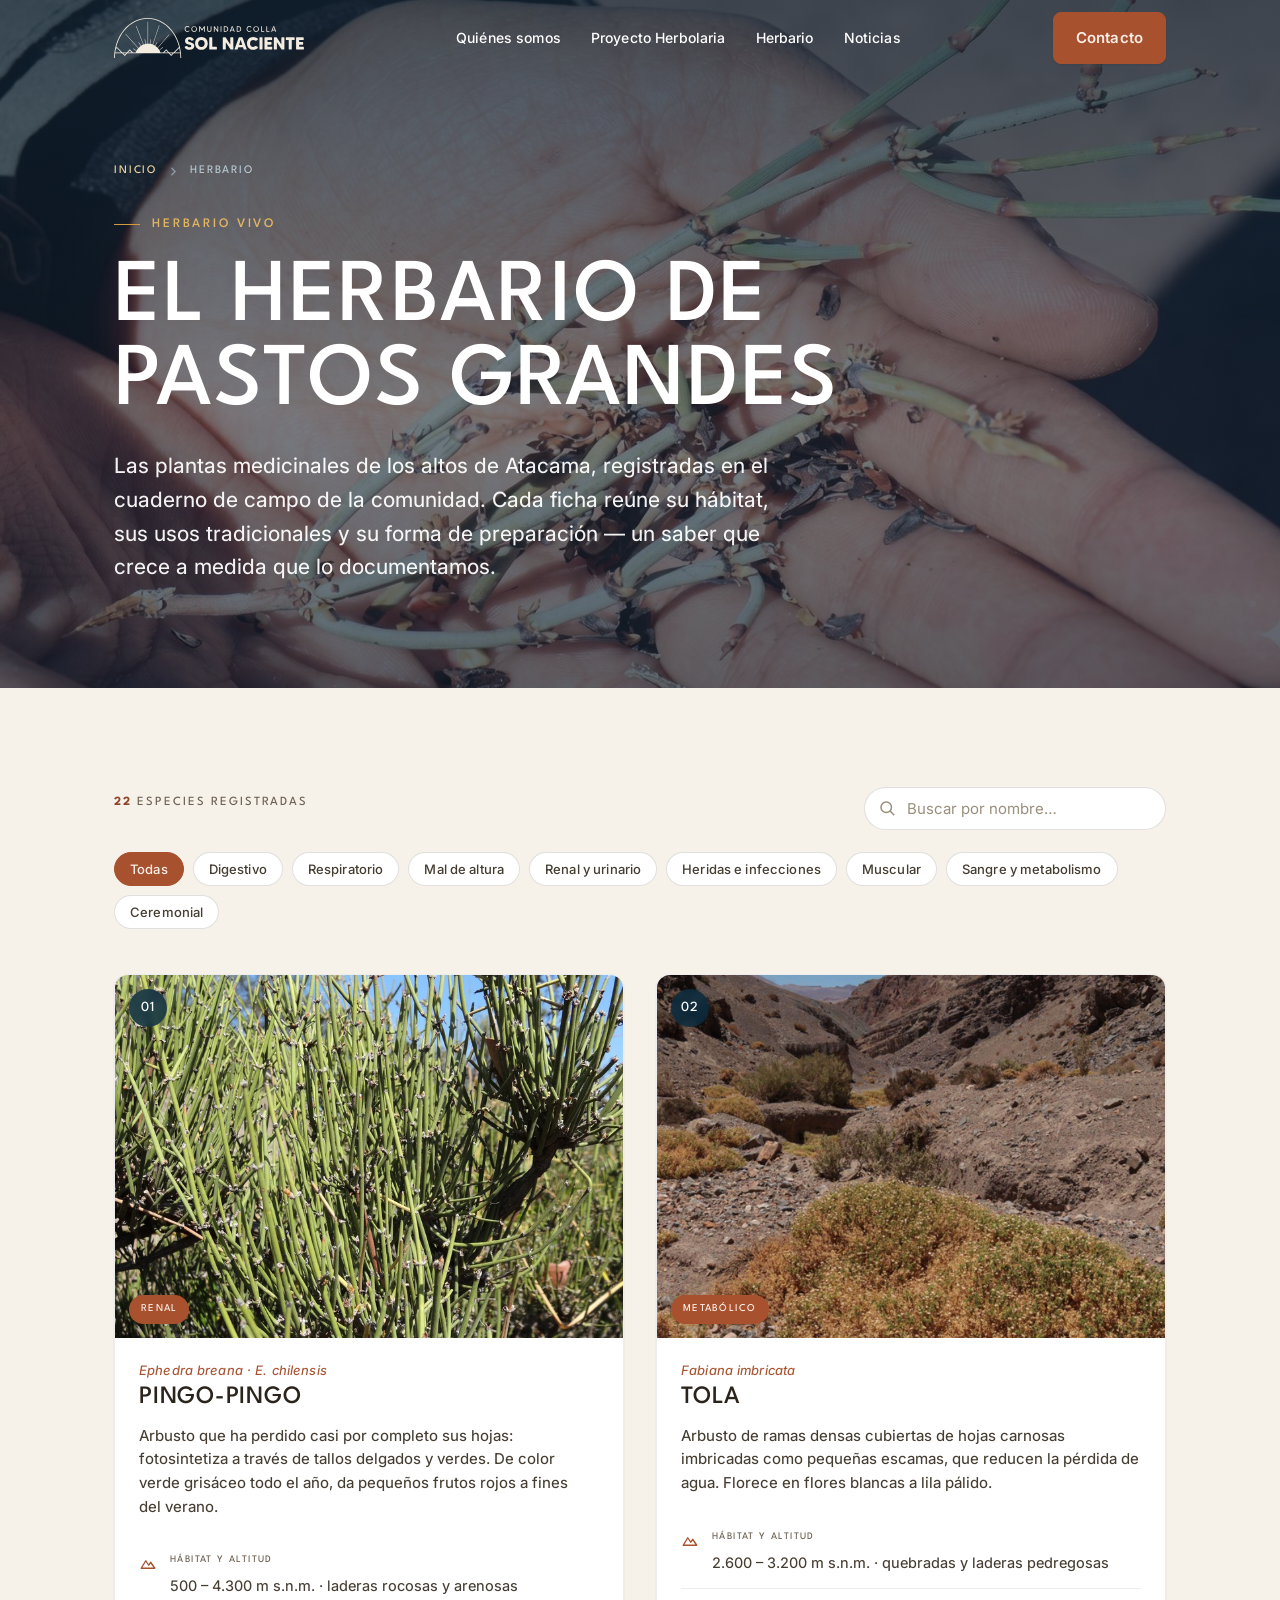
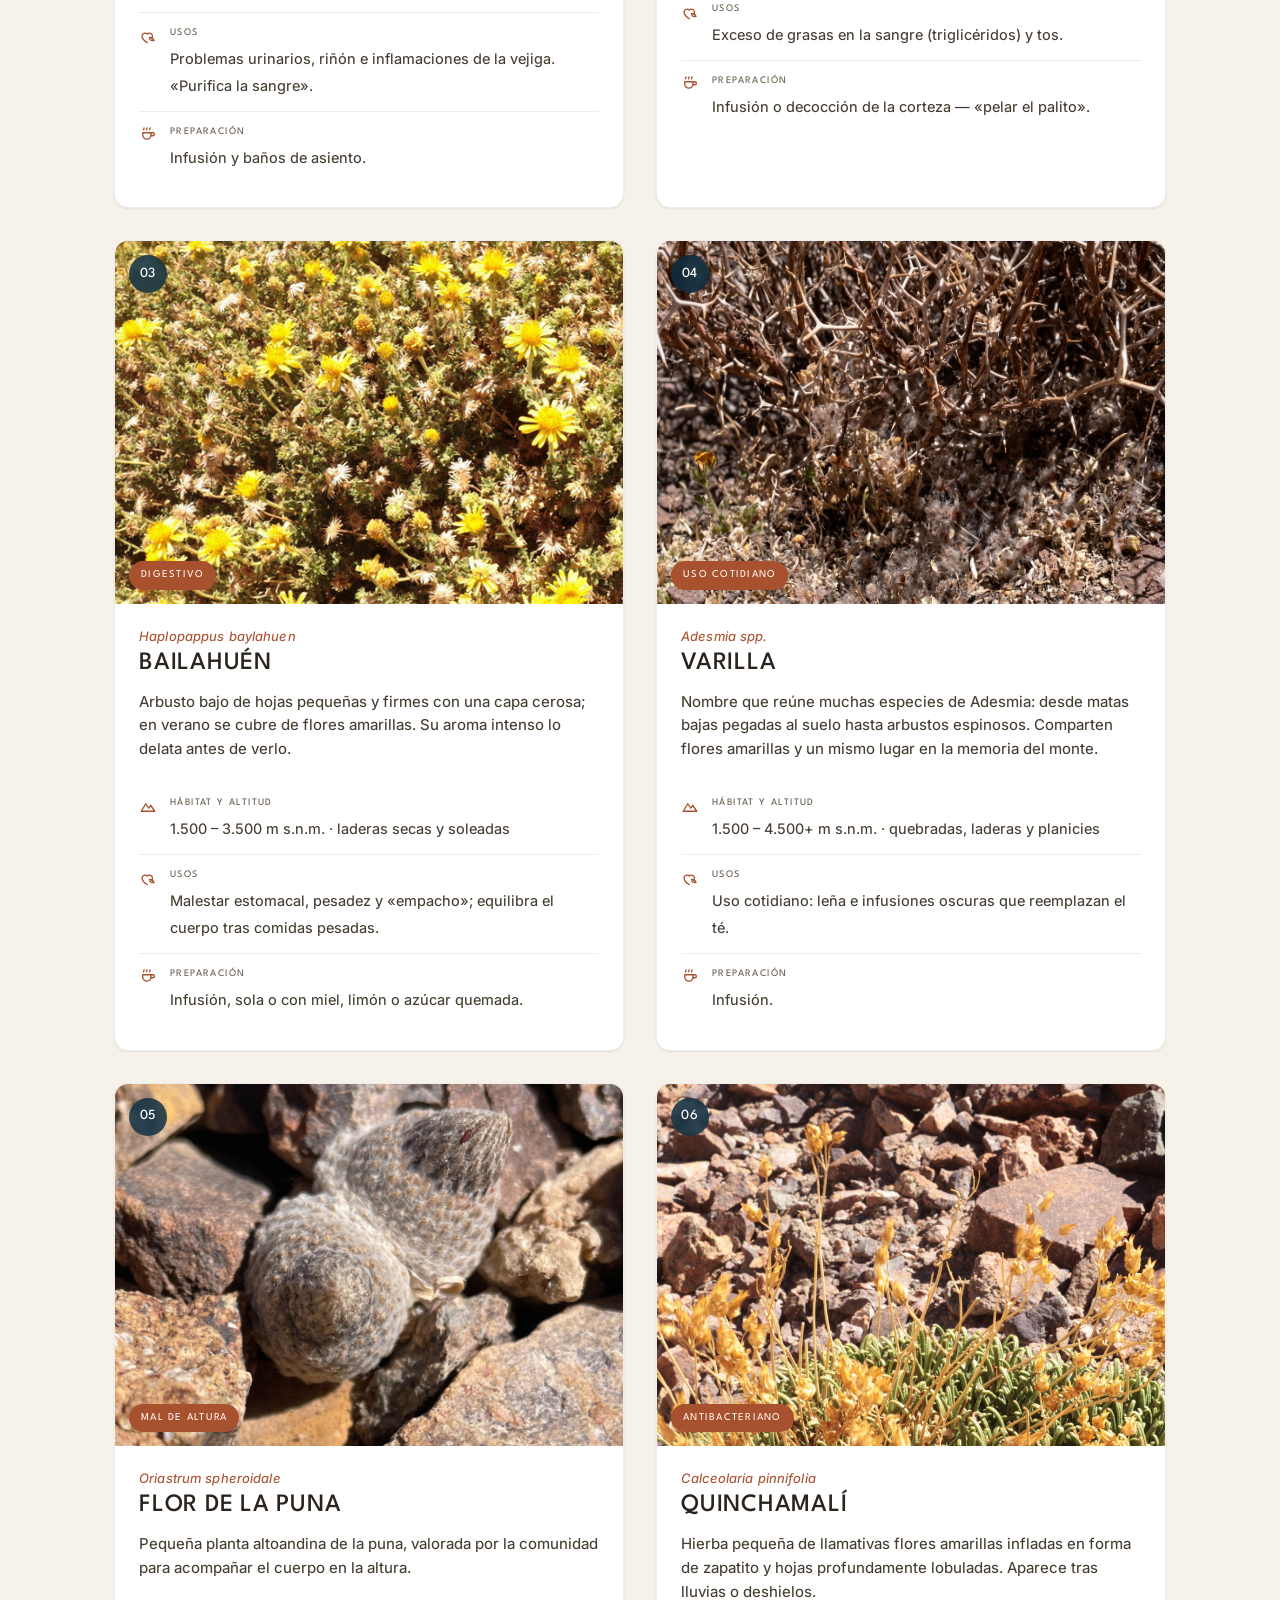
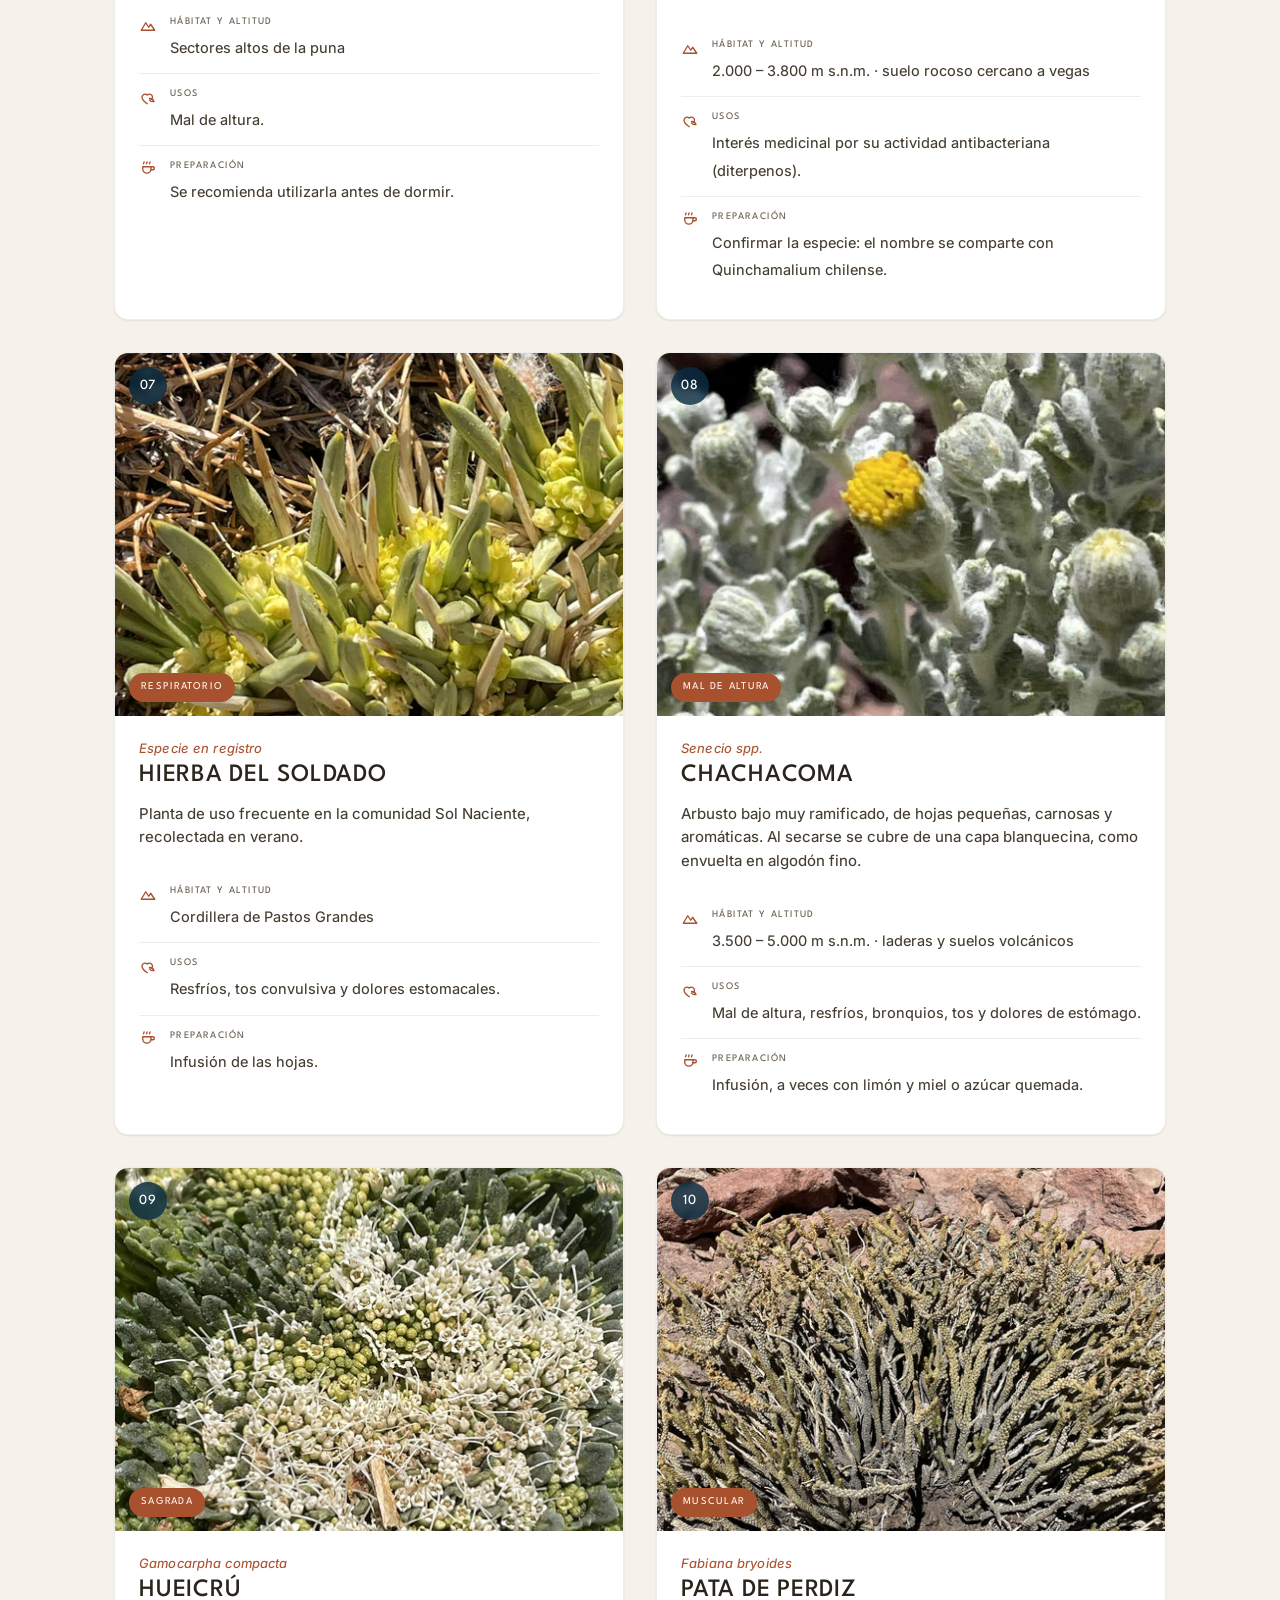
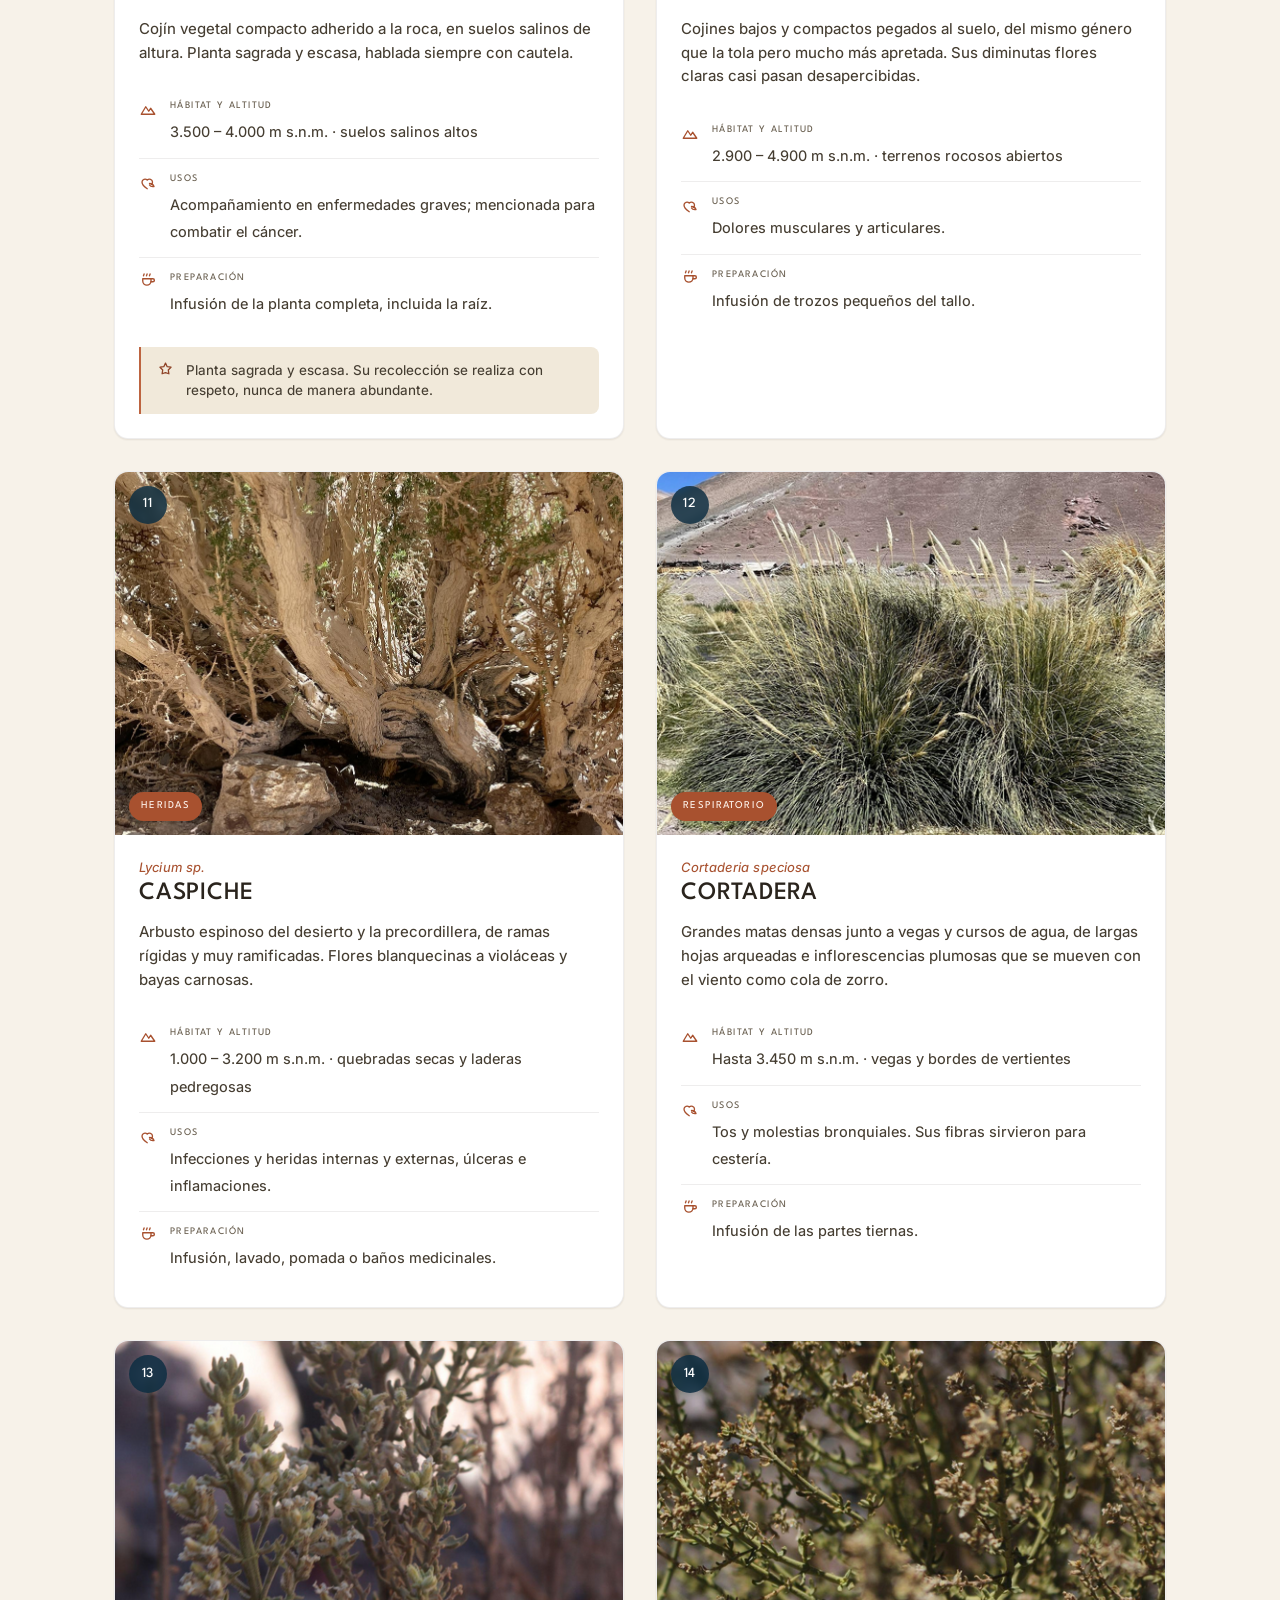
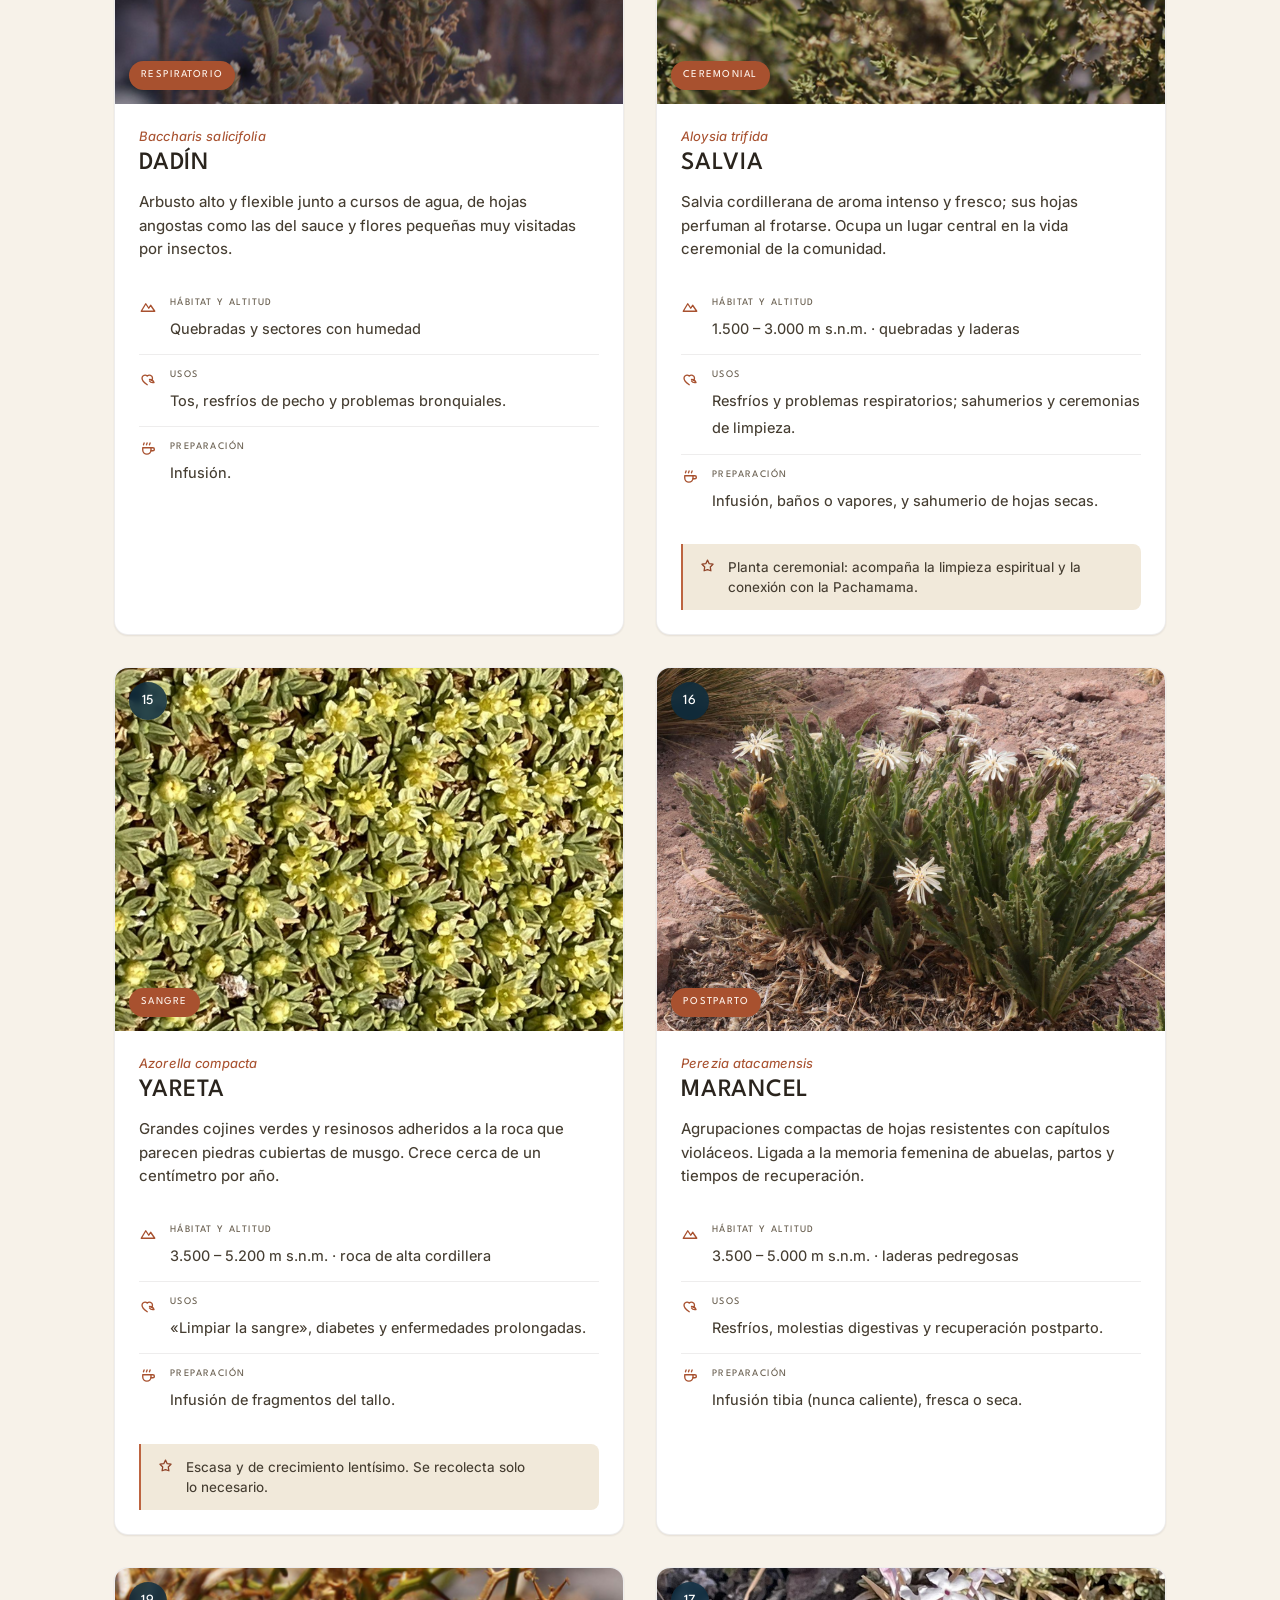
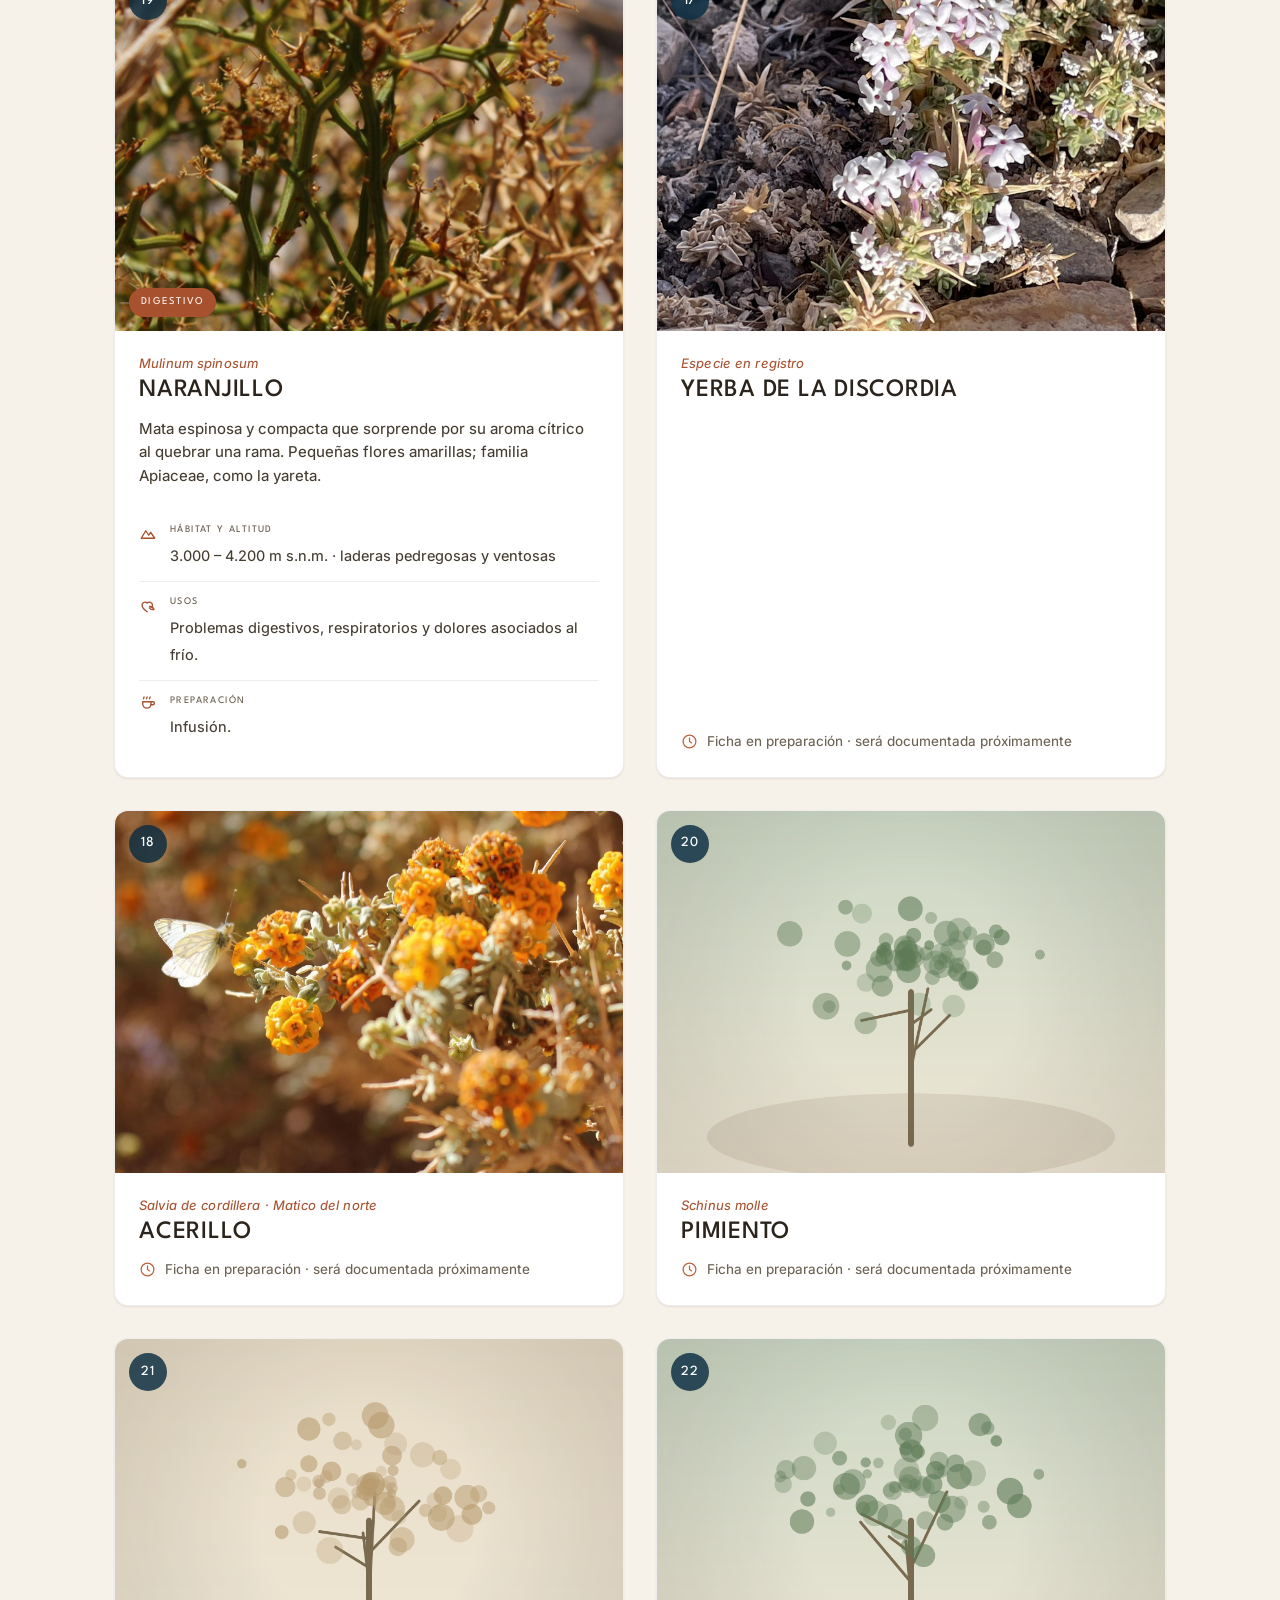
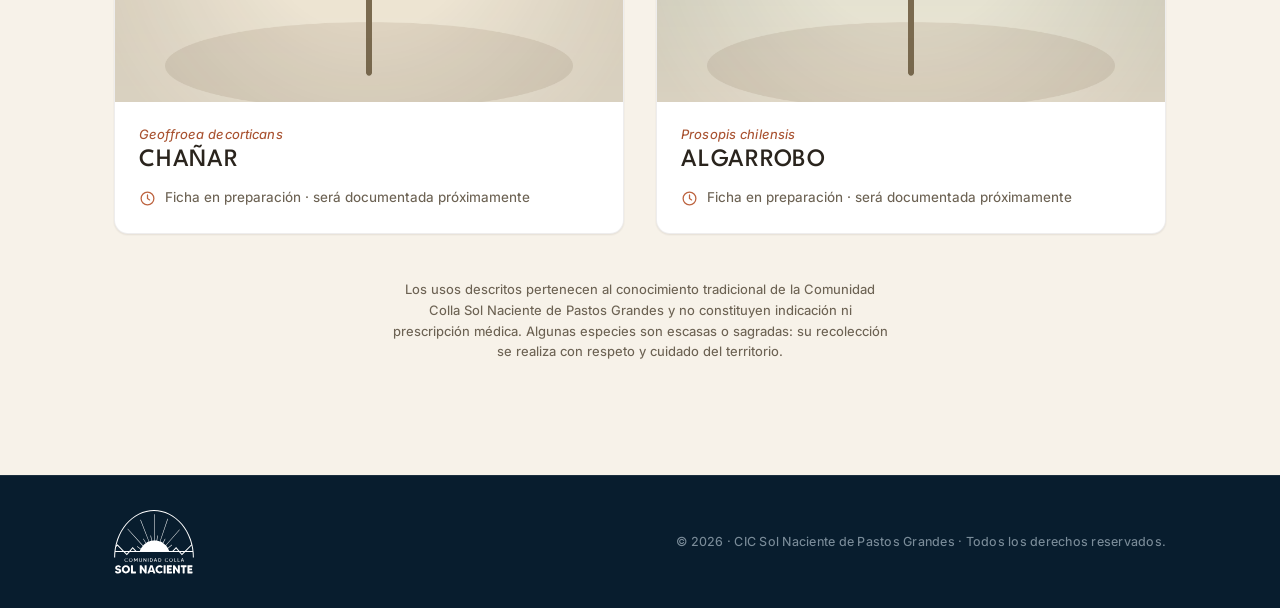
<file: herbario.html>
<!DOCTYPE html>
<html lang="es">
<head>
<meta charset="UTF-8" />
<meta name="viewport" content="width=device-width, initial-scale=1" />
<title>Herbario · CIC Sol Naciente de Pastos Grandes</title>
<meta name="description" content="Herbario vivo de la Comunidad Indígena Colla Sol Naciente de Pastos Grandes: las plantas medicinales de los altos de Atacama, su hábitat, usos y preparación." />
<link rel="preconnect" href="https://fonts.googleapis.com" />
<link rel="preconnect" href="https://fonts.gstatic.com" crossorigin />
<link href="https://fonts.googleapis.com/css2?family=Inter:wght@400;450;500;600;650;700&display=swap" rel="stylesheet" />
<link rel="stylesheet" href="styles.css" />
</head>
<body class="herb-page">

<!-- ============ SVG defs: rising-sun mark ============ -->
<svg width="0" height="0" style="position:absolute" aria-hidden="true">
  <symbol id="sol-mark" viewBox="0 0 64 64">
    <g fill="none" stroke="currentColor" stroke-width="3" stroke-linecap="round" stroke-linejoin="round">
      <line x1="6" y1="46" x2="58" y2="46" />
      <path d="M19 46 a13 13 0 0 1 26 0" fill="currentColor" stroke="none" />
      <line x1="32" y1="10" x2="32" y2="20" />
      <line x1="14" y1="17" x2="20" y2="24" />
      <line x1="50" y1="17" x2="44" y2="24" />
      <line x1="6" y1="33" x2="14" y2="35" />
      <line x1="58" y1="33" x2="50" y2="35" />
      <path d="M10 54 l8 -4 l8 4 l8 -4 l8 4 l8 -4 l4 2" />
    </g>
  </symbol>
  <symbol id="logo-colla" viewBox="0 0 157 126">
  <path d="M78.5 0C88.836 0 99.0654 2.43 108.602 7.14453C118.137 11.8586 126.788 18.762 134.067 27.4502C141.346 36.1381 147.113 46.4433 151.045 57.7734C154.977 69.1039 157 81.2437 157 93.5H155C155 89.8155 154.813 86.1423 154.444 82.5H139.914L133.455 88.959L127.742 82.5H30.7578L25.0449 88.959L18.5859 82.5H2.55566C2.1868 86.1423 2 89.8155 2 93.5H0C8.39314e-07 81.2438 2.02299 69.1048 5.95508 57.7744C9.88722 46.444 15.6535 36.1382 22.9326 27.4502C30.2119 18.762 38.8633 11.8586 48.3984 7.14453C57.9346 2.43 68.164 0 78.5 0ZM24.9551 86.041L28.0879 82.5H21.4141L24.9551 86.041ZM133.545 86.041L137.086 82.5H130.412L133.545 86.041ZM4.20703 72.707L4.03613 72.5361C3.51831 75.1668 3.09855 77.8241 2.77734 80.5H16.5859L6.5 70.4141L4.20703 72.707ZM78.5 2C68.4811 2 58.5544 4.35491 49.2852 8.9375C40.0151 13.5205 31.5795 20.244 24.4658 28.7344C17.3519 37.2252 11.7011 47.3148 7.84375 58.4297C6.60356 62.0033 5.55757 65.6601 4.70801 69.377L6.5 67.5859L19.4141 80.5H29.8564L36.4551 73.041L43.9141 80.5H50.6797C51.0502 79.4321 51.4779 78.3911 51.96 77.3809L45.2031 72.4023C44.981 72.2385 44.9339 71.9253 45.0977 71.7031C45.2615 71.481 45.5747 71.4339 45.7969 71.5977L52.4121 76.4727C53.4982 74.3793 54.8198 72.4279 56.3418 70.6533L26.6289 37.8359C26.4436 37.6312 26.4594 37.3142 26.6641 37.1289C26.8688 36.9436 27.1858 36.9594 27.3711 37.1641L57.0098 69.8994C58.5751 68.1911 60.3328 66.662 62.248 65.3457L57.0791 57.2695C56.9303 57.037 56.998 56.728 57.2305 56.5791C57.463 56.4303 57.772 56.498 57.9209 56.7305L63.0811 64.7939C64.653 63.7876 66.323 62.921 68.0742 62.2129L51.5342 19.6816C51.4341 19.4244 51.5613 19.1344 51.8184 19.0342C52.0756 18.9341 52.3656 19.0613 52.4658 19.3184L69.0068 61.8545C70.4587 61.3224 71.962 60.8969 73.5078 60.5889L71.5098 50.5977C71.4558 50.327 71.6317 50.0639 71.9023 50.0098C72.173 49.9558 72.4361 50.1317 72.4902 50.4023L74.4912 60.4092C75.8012 60.1927 77.1393 60.0614 78.5 60.0176V9C78.5 8.72386 78.7239 8.5 79 8.5C79.2761 8.5 79.5 8.72386 79.5 9V60C80.9156 60 82.3085 60.0975 83.6729 60.2842L85.0049 50.4326C85.0421 50.1592 85.2939 49.9679 85.5674 50.0049C85.8408 50.0421 86.0321 50.2939 85.9951 50.5674L84.6611 60.4365C86.5136 60.7523 88.3088 61.2353 90.0312 61.8691L105.026 17.3408C105.114 17.0792 105.398 16.9384 105.659 17.0264C105.921 17.1145 106.062 17.3976 105.974 17.6592L90.9648 62.2295C92.657 62.9165 94.2729 63.7516 95.7979 64.7178L100.06 56.7637C100.19 56.5205 100.493 56.4292 100.736 56.5596C100.98 56.6901 101.071 56.993 100.94 57.2363L96.6377 65.2676C98.4016 66.4681 100.032 67.8494 101.505 69.3838L128.122 38.6729C128.303 38.4642 128.618 38.4414 128.827 38.6221C129.036 38.8029 129.059 39.1185 128.878 39.3271L102.188 70.1211C103.469 71.546 104.617 73.0921 105.613 74.7402L113.186 68.6113C113.4 68.4377 113.715 68.471 113.889 68.6855C114.062 68.9002 114.029 69.215 113.814 69.3887L106.124 75.6133C106.993 77.1636 107.73 78.7976 108.32 80.5H114.586L122.045 73.041L128.644 80.5H139.086L151.892 67.6934C151.12 64.5551 150.209 61.4623 149.156 58.4297C145.299 47.3148 139.648 37.2252 132.534 28.7344C125.421 20.244 116.985 13.5205 107.715 8.9375C98.4456 4.35491 88.5189 2 78.5 2ZM32.5264 80.5H41.0859L36.5439 75.958L32.5264 80.5ZM117.414 80.5H125.974L121.956 75.958L117.414 80.5ZM141.914 80.5H154.223C153.797 76.9559 153.198 73.4447 152.429 69.9844L141.914 80.5Z" fill="currentColor"/>
<path d="M148.23 121.142H153.519C153.973 121.142 154.336 121.505 154.336 121.959V124.002C154.336 124.456 153.973 124.819 153.519 124.819H145.165C144.711 124.819 144.348 124.456 144.348 124.002V109.747C144.348 109.293 144.711 108.93 145.165 108.93H153.314C153.768 108.93 154.131 109.293 154.131 109.747V111.79C154.131 112.222 153.768 112.585 153.314 112.585H148.23V115.059H152.588C153.042 115.059 153.405 115.422 153.405 115.876V117.715C153.405 118.169 153.042 118.532 152.588 118.532H148.23V121.142Z" fill="currentColor"/>
<path d="M141.724 108.93C142.178 108.93 142.542 109.293 142.542 109.747V111.79C142.542 112.222 142.178 112.585 141.724 112.585H138.819V124.002C138.819 124.456 138.456 124.819 138.002 124.819H135.732C135.301 124.819 134.937 124.456 134.937 124.002V112.585H132.032C131.578 112.585 131.215 112.222 131.215 111.79V109.747C131.215 109.293 131.578 108.93 132.032 108.93H141.724Z" fill="currentColor"/>
<path d="M125.498 109.747C125.498 109.293 125.861 108.93 126.315 108.93H128.608C129.039 108.93 129.403 109.293 129.403 109.747V124.002C129.403 124.456 129.039 124.819 128.608 124.819H126.656C126.247 124.819 125.862 124.615 125.657 124.275L119.801 115.558V124.002C119.801 124.456 119.438 124.819 119.006 124.819H116.714C116.26 124.819 115.897 124.456 115.897 124.002V109.747C115.897 109.293 116.26 108.93 116.714 108.93H118.666C119.075 108.93 119.438 109.134 119.665 109.475L125.498 118.191V109.747Z" fill="currentColor"/>
<path d="M107.747 121.142H113.036C113.49 121.142 113.853 121.505 113.853 121.959V124.002C113.853 124.456 113.49 124.819 113.036 124.819H104.683C104.229 124.819 103.865 124.456 103.865 124.002V109.747C103.865 109.293 104.229 108.93 104.683 108.93H112.831C113.285 108.93 113.649 109.293 113.649 109.747V111.79C113.649 112.222 113.285 112.585 112.831 112.585H107.747V115.059H112.105C112.559 115.059 112.922 115.422 112.922 115.876V117.715C112.922 118.169 112.559 118.532 112.105 118.532H107.747V121.142Z" fill="currentColor"/>
<path d="M97.4867 109.747C97.4867 109.293 97.8499 108.93 98.3038 108.93H100.574C101.028 108.93 101.391 109.293 101.391 109.747V124.002C101.391 124.456 101.028 124.819 100.574 124.819H98.3038C97.8499 124.819 97.4867 124.456 97.4867 124.002V109.747Z" fill="currentColor"/>
<path d="M89.5545 121.369C90.7122 121.369 91.6428 120.961 92.3011 120.348C92.5962 120.098 92.9821 120.053 93.2998 120.257L95.2065 121.528C95.6378 121.8 95.7059 122.391 95.3427 122.776C93.9127 124.229 91.8925 125.092 89.5545 125.092C84.8559 125.092 81.4965 121.573 81.4965 116.875C81.4965 112.153 84.8559 108.635 89.5545 108.635C91.8925 108.635 93.9127 109.52 95.3427 110.973C95.7059 111.336 95.6378 111.949 95.2065 112.221L93.2998 113.493C92.9821 113.697 92.5962 113.652 92.3011 113.402C91.6428 112.766 90.7122 112.38 89.5545 112.38C86.7853 112.38 85.378 114.628 85.378 116.875C85.378 119.122 86.7853 121.369 89.5545 121.369Z" fill="currentColor"/>
<path d="M78.0846 124.819C77.6306 124.819 77.2447 124.524 77.1085 124.116L76.4049 121.846H70.3897L69.686 124.116C69.5498 124.524 69.164 124.819 68.71 124.819H66.2358C65.8272 124.819 65.5321 124.411 65.6683 124.002L70.8664 109.588C71.0025 109.203 71.3884 108.93 71.8197 108.93H74.9748C75.4061 108.93 75.792 109.203 75.9282 109.588L81.1035 124.002C81.2624 124.411 80.9673 124.819 80.536 124.819H78.0846ZM71.3203 118.918H75.4742L73.3859 112.29L71.3203 118.918Z" fill="currentColor"/>
<path d="M60.1107 109.747C60.1107 109.293 60.4739 108.93 60.9278 108.93H63.2204C63.6517 108.93 64.0149 109.293 64.0149 109.747V124.002C64.0149 124.456 63.6517 124.819 63.2204 124.819H61.2683C60.8597 124.819 60.4739 124.615 60.2696 124.275L54.4133 115.558V124.002C54.4133 124.456 54.0501 124.819 53.6188 124.819H51.3263C50.8723 124.819 50.5091 124.456 50.5091 124.002V109.747C50.5091 109.293 50.8723 108.93 51.3263 108.93H53.2783C53.6869 108.93 54.0501 109.134 54.2771 109.475L60.1107 118.191V109.747Z" fill="currentColor"/>
<path d="M37.0668 121.142H42.1967C42.628 121.142 42.9912 121.505 42.9912 121.959V124.002C42.9912 124.456 42.628 124.819 42.1967 124.819H33.9798C33.5485 124.819 33.1853 124.456 33.1853 124.002V109.747C33.1853 109.293 33.5485 108.93 33.9798 108.93H36.2723C36.7036 108.93 37.0668 109.293 37.0668 109.747V121.142Z" fill="currentColor"/>
<path d="M23.17 108.658C27.8687 108.658 31.2508 112.176 31.2508 116.875C31.2508 121.596 27.8687 125.114 23.17 125.114C18.4714 125.114 15.0892 121.596 15.0892 116.875C15.0892 112.176 18.4714 108.658 23.17 108.658ZM23.17 121.369C25.9393 121.369 27.3466 119.122 27.3466 116.875C27.3466 114.628 25.9393 112.403 23.17 112.403C20.4008 112.403 18.9934 114.628 18.9934 116.875C18.9934 119.122 20.4008 121.369 23.17 121.369Z" fill="currentColor"/>
<path d="M9.08076 115.377C12.9623 116.466 14.0972 117.669 14.0972 120.166C14.0972 122.754 11.85 125.092 7.87773 125.092C5.24467 125.092 2.7478 124.184 1.74905 121.868C1.56746 121.437 1.81715 120.938 2.27113 120.779L4.33672 120.143C4.6999 120.03 5.08578 120.166 5.29007 120.507C5.67594 121.188 6.4931 121.8 7.83233 121.8C9.17156 121.8 10.1476 121.278 10.1476 120.234C10.1476 119.031 8.60409 118.872 6.81088 118.418C3.63305 117.624 2.18033 116.171 2.18033 113.515C2.18033 110.451 4.7226 108.635 8.01392 108.635C10.42 108.635 12.4856 109.747 13.3708 111.722C13.5751 112.176 13.3254 112.721 12.8261 112.834L10.7605 113.356C10.42 113.425 10.0568 113.288 9.87522 112.993C9.55744 112.426 8.92187 111.972 7.85503 111.972C6.72009 111.972 5.94833 112.585 5.94833 113.493C5.94833 114.741 7.85503 115.036 9.08076 115.377Z" fill="currentColor"/>
<path d="M136.82 102C136.657 102 136.525 101.898 136.474 101.756L135.956 100.283H132.908L132.39 101.756C132.339 101.898 132.207 102 132.054 102H131.465C131.343 102 131.252 101.878 131.303 101.756L133.772 95.1214C133.822 94.9791 133.954 94.8877 134.107 94.8877H134.757C134.909 94.8877 135.042 94.9791 135.092 95.1214L137.572 101.756C137.612 101.878 137.521 102 137.399 102H136.82ZM133.243 99.3583H135.631L134.432 95.9749L133.243 99.3583Z" fill="currentColor"/>
<path d="M126.059 101.075H128.711C128.864 101.075 128.985 101.197 128.985 101.34V101.726C128.985 101.878 128.864 102 128.711 102H125.318C125.165 102 125.043 101.878 125.043 101.726V95.162C125.043 95.0096 125.165 94.8877 125.318 94.8877H125.785C125.937 94.8877 126.059 95.0096 126.059 95.162V101.075Z" fill="currentColor"/>
<path d="M119.373 101.075H122.025C122.177 101.075 122.299 101.197 122.299 101.34V101.726C122.299 101.878 122.177 102 122.025 102H118.632C118.479 102 118.357 101.878 118.357 101.726V95.162C118.357 95.0096 118.479 94.8877 118.632 94.8877H119.099C119.251 94.8877 119.373 95.0096 119.373 95.162V101.075Z" fill="currentColor"/>
<path d="M111.958 94.7658C114.061 94.7658 115.565 96.361 115.565 98.4439C115.565 100.527 114.061 102.132 111.958 102.132C109.845 102.132 108.341 100.527 108.341 98.4439C108.341 96.361 109.845 94.7658 111.958 94.7658ZM111.958 101.177C113.614 101.177 114.539 99.8257 114.539 98.4439C114.539 97.0621 113.614 95.7107 111.958 95.7107C110.302 95.7107 109.378 97.0621 109.378 98.4439C109.378 99.8257 110.302 101.177 111.958 101.177Z" fill="currentColor"/>
<path d="M103.377 101.177C104.149 101.177 104.769 100.882 105.206 100.425C105.297 100.324 105.44 100.303 105.551 100.384L105.938 100.638C106.08 100.73 106.11 100.933 105.988 101.055C105.348 101.715 104.434 102.122 103.377 102.122C101.274 102.122 99.76 100.527 99.76 98.4438C99.76 96.361 101.274 94.7556 103.377 94.7556C104.434 94.7556 105.348 95.162 105.988 95.8326C106.11 95.9545 106.08 96.1578 105.938 96.2492L105.551 96.5032C105.44 96.5743 105.297 96.554 105.206 96.4626C104.769 96.0053 104.149 95.7107 103.377 95.7107C101.721 95.7107 100.796 97.062 100.796 98.4438C100.796 99.8257 101.721 101.177 103.377 101.177Z" fill="currentColor"/>
<path d="M89.1499 94.8877C91.5681 94.8877 92.8584 96.4321 92.8584 98.4438C92.8584 100.456 91.5681 102 89.1499 102H87.4125C87.26 102 87.1381 101.878 87.1381 101.726V95.162C87.1381 95.0096 87.26 94.8877 87.4125 94.8877H89.1499ZM89.1499 101.075C90.8365 101.075 91.8322 100.039 91.8322 98.4438C91.8322 96.8487 90.8365 95.8123 89.1499 95.8123H88.1542V101.075H89.1499Z" fill="currentColor"/>
<path d="M83.7564 102C83.5938 102 83.4618 101.898 83.4109 101.756L82.8928 100.283H79.8446L79.3265 101.756C79.2757 101.898 79.1436 102 78.9912 102H78.4019C78.2799 102 78.1885 101.878 78.2393 101.756L80.7083 95.1214C80.7591 94.9791 80.8912 94.8877 81.0436 94.8877H81.6938C81.8462 94.8877 81.9783 94.9791 82.0291 95.1214L84.5083 101.756C84.5489 101.878 84.4575 102 84.3355 102H83.7564ZM80.1799 99.3583H82.5676L81.3687 95.9749L80.1799 99.3583Z" fill="currentColor"/>
<path d="M72.5729 94.8877C74.9911 94.8877 76.2815 96.4321 76.2815 98.4438C76.2815 100.456 74.9911 102 72.5729 102H70.8355C70.6831 102 70.5612 101.878 70.5612 101.726V95.162C70.5612 95.0096 70.6831 94.8877 70.8355 94.8877H72.5729ZM72.5729 101.075C74.2596 101.075 75.2553 100.039 75.2553 98.4438C75.2553 96.8487 74.2596 95.8123 72.5729 95.8123H71.5772V101.075H72.5729Z" fill="currentColor"/>
<path d="M66.4946 95.162C66.4946 95.0096 66.6166 94.8877 66.769 94.8877H67.2465C67.3989 94.8877 67.5208 95.0096 67.5208 95.162V101.726C67.5208 101.878 67.3989 102 67.2465 102H66.769C66.6166 102 66.4946 101.878 66.4946 101.726V95.162Z" fill="currentColor"/>
<path d="M62.4261 95.162C62.4261 95.0096 62.548 94.8877 62.7004 94.8877H63.1779C63.3202 94.8877 63.4421 95.0096 63.4421 95.162V101.726C63.4421 101.878 63.3202 102 63.1779 102H62.7918C62.6496 102 62.5074 101.929 62.4261 101.807L58.8699 96.7572V101.726C58.8699 101.878 58.748 102 58.6058 102H58.1282C57.9758 102 57.8539 101.878 57.8539 101.726V95.162C57.8539 95.0096 57.9758 94.8877 58.1282 94.8877H58.5042C58.6566 94.8877 58.7886 94.9588 58.8801 95.0807L62.4261 100.12V95.162Z" fill="currentColor"/>
<path d="M54.0654 94.8877H54.5327C54.6851 94.8877 54.8071 95.0096 54.8071 95.162V99.2973C54.8071 101.147 53.8418 102.122 52.1044 102.122C50.3771 102.122 49.4017 101.147 49.4017 99.2973V95.162C49.4017 95.0096 49.5237 94.8877 49.6761 94.8877H50.1536C50.306 94.8877 50.4279 95.0096 50.4279 95.162V99.1144C50.4279 100.628 51.0884 101.167 52.1044 101.167C53.1306 101.167 53.791 100.628 53.791 99.1144V95.162C53.791 95.0096 53.913 94.8877 54.0654 94.8877Z" fill="currentColor"/>
<path d="M45.1912 95.0909C45.2827 94.9588 45.4249 94.8877 45.5671 94.8877H46.0752C46.2276 94.8877 46.3495 95.0096 46.3495 95.162V101.726C46.3495 101.878 46.2276 102 46.0752 102H45.5976C45.4554 102 45.3335 101.878 45.3335 101.726V96.7674L42.9559 100.273C42.9153 100.334 42.8442 100.374 42.7629 100.374H42.6409C42.5597 100.374 42.4987 100.334 42.4479 100.273L40.0704 96.7674V101.726C40.0704 101.878 39.9484 102 39.8062 102H39.3287C39.1762 102 39.0543 101.878 39.0543 101.726V95.162C39.0543 95.0096 39.1762 94.8877 39.3287 94.8877H39.8367C39.9891 94.8877 40.1212 94.9588 40.2126 95.0909L42.7019 98.7995L45.1912 95.0909Z" fill="currentColor"/>
<path d="M32.6555 94.7658C34.7587 94.7658 36.2624 96.361 36.2624 98.4439C36.2624 100.527 34.7587 102.132 32.6555 102.132C30.5421 102.132 29.0384 100.527 29.0384 98.4439C29.0384 96.361 30.5421 94.7658 32.6555 94.7658ZM32.6555 101.177C34.3116 101.177 35.2362 99.8257 35.2362 98.4439C35.2362 97.0621 34.3116 95.7107 32.6555 95.7107C30.9994 95.7107 30.0748 97.0621 30.0748 98.4439C30.0748 99.8257 30.9994 101.177 32.6555 101.177Z" fill="currentColor"/>
<path d="M24.0743 101.177C24.8465 101.177 25.4663 100.882 25.9032 100.425C25.9946 100.324 26.1369 100.303 26.2487 100.384L26.6347 100.638C26.777 100.73 26.8075 100.933 26.6855 101.055C26.0454 101.715 25.131 102.122 24.0743 102.122C21.9711 102.122 20.4572 100.527 20.4572 98.4438C20.4572 96.361 21.9711 94.7556 24.0743 94.7556C25.131 94.7556 26.0454 95.162 26.6855 95.8326C26.8075 95.9545 26.777 96.1578 26.6347 96.2492L26.2487 96.5032C26.1369 96.5743 25.9946 96.554 25.9032 96.4626C25.4663 96.0053 24.8465 95.7107 24.0743 95.7107C22.4182 95.7107 21.4936 97.062 21.4936 98.4438C21.4936 99.8257 22.4182 101.177 24.0743 101.177Z" fill="currentColor"/>
  </symbol>
  <symbol id="logo-colla-h" viewBox="0 0 204 43">
  <path d="M36.0674 0C40.8163 0 45.517 1.11609 49.8984 3.28223C54.2794 5.44815 58.2541 8.6205 61.5986 12.6123C64.943 16.604 67.5928 21.3392 69.3994 26.5449C71.2059 31.7505 72.1347 37.328 72.1348 42.959H71.2158C71.2158 41.2662 71.1294 39.5787 70.96 37.9053H64.2852L61.3174 40.873L58.6924 37.9053H14.1318L11.5068 40.873L8.53906 37.9053H1.1748C1.00533 39.5787 0.918962 41.2662 0.918945 42.959H0C5.29103e-05 37.3279 0.929742 31.7506 2.73633 26.5449C4.54295 21.3392 7.1918 16.604 10.5361 12.6123C13.8807 8.62045 17.8563 5.44816 22.2373 3.28223C26.6186 1.11622 31.3186 2.85208e-05 36.0674 0ZM11.4658 39.5322L12.9053 37.9053H9.83887L11.4658 39.5322ZM61.3584 39.5322L62.9854 37.9053H59.9189L61.3584 39.5322ZM1.93262 33.4062L1.85547 33.3291C1.6177 34.5372 1.42486 35.7574 1.27734 36.9863H7.62012L2.98633 32.3525L1.93262 33.4062ZM36.0674 0.918945C31.4642 0.918974 26.9033 2.00096 22.6445 4.10645C18.3854 6.2121 14.5096 9.30123 11.2412 13.2021C7.97269 17.1033 5.3758 21.739 3.60352 26.8457C3.03392 28.487 2.55432 30.1669 2.16406 31.874L2.98633 31.0527L8.91992 36.9863H13.7178L16.75 33.5596L20.1768 36.9863H23.2881C23.4582 36.4962 23.6538 36.0184 23.875 35.5547L20.7686 33.2666C20.6668 33.1914 20.6458 33.0473 20.7207 32.9453C20.796 32.8433 20.9399 32.8213 21.042 32.8965L24.0811 35.1367C24.5801 34.1748 25.1874 33.2783 25.8867 32.4629L12.2354 17.3848C12.1503 17.2908 12.1572 17.1448 12.251 17.0596C12.345 16.9746 12.4901 16.9823 12.5752 17.0762L26.1934 32.1162C26.9126 31.3313 27.7206 30.6292 28.6006 30.0244L26.2256 26.3135C26.1573 26.2067 26.1883 26.0646 26.2949 25.9961C26.4017 25.9278 26.5438 25.9588 26.6123 26.0654L28.9834 29.7715C29.7055 29.3092 30.4729 28.9123 31.2773 28.5869L23.6777 9.04297C23.6319 8.92486 23.6906 8.79215 23.8086 8.74609C23.9268 8.70011 24.0595 8.75871 24.1055 8.87695L31.7061 28.4209C32.373 28.1765 33.0633 27.9804 33.7734 27.8389L32.8555 23.248C32.8308 23.1238 32.9119 23.0025 33.0361 22.9775C33.1604 22.9528 33.2818 23.0339 33.3066 23.1582L34.2256 27.7549C34.8274 27.6554 35.4423 27.5963 36.0674 27.5762V4.13477C36.0676 4.00821 36.1703 3.9055 36.2969 3.90527C36.4236 3.90527 36.5262 4.00807 36.5264 4.13477V27.5674C37.1765 27.5674 37.8167 27.6135 38.4434 27.6992L39.0557 23.1729C39.0727 23.0471 39.1887 22.9586 39.3145 22.9756C39.4402 22.9926 39.5287 23.1087 39.5117 23.2344L38.8984 27.7686C39.7494 27.9136 40.574 28.1356 41.3652 28.4268L48.2549 7.96777C48.2953 7.84761 48.4257 7.78291 48.5459 7.82324C48.6661 7.86372 48.7309 7.99404 48.6904 8.11426L41.7939 28.5938C42.5713 28.9094 43.3141 29.2915 44.0146 29.7354L45.9727 26.0811C46.0326 25.9692 46.1723 25.9274 46.2842 25.9873C46.3958 26.0473 46.4376 26.1861 46.3779 26.2979L44.4004 29.9873C45.2111 30.5391 45.9589 31.1756 46.6357 31.8809L58.8672 17.7686C58.9503 17.6731 59.0947 17.6632 59.1904 17.7461C59.2862 17.8292 59.2969 17.9745 59.2139 18.0703L46.9502 32.2188C47.5384 32.8733 48.0665 33.5827 48.5244 34.3398L52.0039 31.5244C52.1025 31.4447 52.2473 31.46 52.3271 31.5586C52.4068 31.6572 52.3915 31.8021 52.293 31.8818L48.7588 34.7422C49.1577 35.4542 49.4953 36.2045 49.7666 36.9863H52.6475L56.0742 33.5596L59.1064 36.9863H63.9043L69.7861 31.1035C69.4316 29.6614 69.0149 28.2393 68.5312 26.8457C66.759 21.7391 64.163 17.1032 60.8945 13.2021C57.6261 9.30115 53.7494 6.21213 49.4902 4.10645C45.2315 2.00102 40.6706 0.918945 36.0674 0.918945ZM14.9443 36.9863H18.8779L16.79 34.8994L14.9443 36.9863ZM53.9473 36.9863H57.8799L56.0342 34.8994L53.9473 36.9863ZM65.2041 36.9863H70.8574C70.662 35.3586 70.3856 33.7465 70.0322 32.1572L65.2041 36.9863Z" fill="currentColor"/>
<path d="M198.872 30.8913H203.314C203.695 30.8913 204 31.1963 204 31.5775V33.2931C204 33.6743 203.695 33.9793 203.314 33.9793H196.299C195.918 33.9793 195.613 33.6743 195.613 33.2931V21.3222C195.613 20.9409 195.918 20.6359 196.299 20.6359H203.142C203.523 20.6359 203.828 20.9409 203.828 21.3222V23.0377C203.828 23.3999 203.523 23.7049 203.142 23.7049H198.872V25.7827H202.532C202.913 25.7827 203.218 26.0877 203.218 26.4689V28.0129C203.218 28.3941 202.913 28.6991 202.532 28.6991H198.872V30.8913Z" fill="currentColor"/>
<path d="M193.409 20.6359C193.791 20.6359 194.096 20.9409 194.096 21.3222V23.0377C194.096 23.3999 193.791 23.7049 193.409 23.7049H190.969V33.2931C190.969 33.6743 190.664 33.9793 190.283 33.9793H188.377C188.015 33.9793 187.71 33.6743 187.71 33.2931V23.7049H185.27C184.889 23.7049 184.584 23.3999 184.584 23.0377V21.3222C184.584 20.9409 184.889 20.6359 185.27 20.6359H193.409Z" fill="currentColor"/>
<path d="M179.783 21.3222C179.783 20.9409 180.088 20.6359 180.469 20.6359H182.394C182.757 20.6359 183.062 20.9409 183.062 21.3222V33.2931C183.062 33.6743 182.757 33.9793 182.394 33.9793H180.755C180.412 33.9793 180.088 33.8078 179.916 33.5218L174.998 26.202V33.2931C174.998 33.6743 174.693 33.9793 174.331 33.9793H172.406C172.025 33.9793 171.72 33.6743 171.72 33.2931V21.3222C171.72 20.9409 172.025 20.6359 172.406 20.6359H174.045C174.388 20.6359 174.693 20.8075 174.884 21.0934L179.783 28.4132V21.3222Z" fill="currentColor"/>
<path d="M164.876 30.8913H169.317C169.698 30.8913 170.003 31.1963 170.003 31.5775V33.2931C170.003 33.6743 169.698 33.9793 169.317 33.9793H162.302C161.921 33.9793 161.616 33.6743 161.616 33.2931V21.3222C161.616 20.9409 161.921 20.6359 162.302 20.6359H169.146C169.527 20.6359 169.832 20.9409 169.832 21.3222V23.0377C169.832 23.3999 169.527 23.7049 169.146 23.7049H164.876V25.7827H168.536C168.917 25.7827 169.222 26.0877 169.222 26.4689V28.0129C169.222 28.3941 168.917 28.6991 168.536 28.6991H164.876V30.8913Z" fill="currentColor"/>
<path d="M156.259 21.3222C156.259 20.9409 156.564 20.6359 156.946 20.6359H158.852C159.233 20.6359 159.538 20.9409 159.538 21.3222V33.2931C159.538 33.6743 159.233 33.9793 158.852 33.9793H156.946C156.564 33.9793 156.259 33.6743 156.259 33.2931V21.3222Z" fill="currentColor"/>
<path d="M149.598 31.0818C150.57 31.0818 151.352 30.7387 151.905 30.2241C152.152 30.0144 152.477 29.9763 152.743 30.1478L154.345 31.2153C154.707 31.444 154.764 31.9396 154.459 32.2637C153.258 33.4837 151.562 34.208 149.598 34.208C145.652 34.208 142.831 31.2534 142.831 27.3076C142.831 23.3427 145.652 20.3881 149.598 20.3881C151.562 20.3881 153.258 21.1315 154.459 22.3515C154.764 22.6565 154.707 23.1711 154.345 23.3999L152.743 24.4673C152.477 24.6389 152.152 24.6008 151.905 24.3911C151.352 23.8574 150.57 23.5333 149.598 23.5333C147.273 23.5333 146.091 25.4204 146.091 27.3076C146.091 29.1947 147.273 31.0818 149.598 31.0818Z" fill="currentColor"/>
<path d="M139.966 33.9793C139.585 33.9793 139.261 33.7315 139.146 33.3884L138.555 31.4822H133.504L132.913 33.3884C132.799 33.7315 132.475 33.9793 132.093 33.9793H130.016C129.672 33.9793 129.425 33.6362 129.539 33.2931L133.904 21.1887C134.019 20.8647 134.343 20.6359 134.705 20.6359H137.354C137.717 20.6359 138.041 20.8647 138.155 21.1887L142.501 33.2931C142.635 33.6362 142.387 33.9793 142.025 33.9793H139.966ZM134.285 29.0232H137.774L136.02 23.4571L134.285 29.0232Z" fill="currentColor"/>
<path d="M124.872 21.3222C124.872 20.9409 125.177 20.6359 125.558 20.6359H127.483C127.845 20.6359 128.15 20.9409 128.15 21.3222V33.2931C128.15 33.6743 127.845 33.9793 127.483 33.9793H125.844C125.501 33.9793 125.177 33.8078 125.005 33.5218L120.087 26.202V33.2931C120.087 33.6743 119.782 33.9793 119.42 33.9793H117.495C117.114 33.9793 116.809 33.6743 116.809 33.2931V21.3222C116.809 20.9409 117.114 20.6359 117.495 20.6359H119.134C119.477 20.6359 119.782 20.8075 119.973 21.0934L124.872 28.4132V21.3222Z" fill="currentColor"/>
<path d="M105.52 30.8913H109.828C110.19 30.8913 110.495 31.1963 110.495 31.5775V33.2931C110.495 33.6743 110.19 33.9793 109.828 33.9793H102.928C102.565 33.9793 102.26 33.6743 102.26 33.2931V21.3222C102.26 20.9409 102.565 20.6359 102.928 20.6359H104.853C105.215 20.6359 105.52 20.9409 105.52 21.3222V30.8913Z" fill="currentColor"/>
<path d="M93.8497 20.4072C97.7956 20.4072 100.636 23.3618 100.636 27.3076C100.636 31.2725 97.7956 34.2271 93.8497 34.2271C89.9039 34.2271 87.0637 31.2725 87.0637 27.3076C87.0637 23.3618 89.9039 20.4072 93.8497 20.4072ZM93.8497 31.0819C96.1753 31.0819 97.3571 29.1947 97.3571 27.3076C97.3571 25.4204 96.1753 23.5524 93.8497 23.5524C91.5242 23.5524 90.3423 25.4204 90.3423 27.3076C90.3423 29.1947 91.5242 31.0819 93.8497 31.0819Z" fill="currentColor"/>
<path d="M82.0179 26.0495C85.2775 26.9644 86.2306 27.9747 86.2306 30.0715C86.2306 32.2446 84.3435 34.208 81.0076 34.208C78.7965 34.208 76.6996 33.4455 75.8609 31.5012C75.7084 31.139 75.9181 30.7197 76.2993 30.5862L78.034 30.0525C78.339 29.9572 78.663 30.0715 78.8346 30.3575C79.1586 30.9293 79.8449 31.444 80.9695 31.444C82.0942 31.444 82.9138 31.0056 82.9138 30.1287C82.9138 29.1184 81.6176 28.985 80.1117 28.6038C77.4431 27.9366 76.2231 26.7166 76.2231 24.4864C76.2231 21.913 78.358 20.3881 81.122 20.3881C83.1426 20.3881 84.8772 21.3221 85.6206 22.9805C85.7922 23.3617 85.5825 23.8192 85.1632 23.9145L83.4285 24.353C83.1426 24.4101 82.8376 24.2958 82.6851 24.048C82.4182 23.5714 81.8845 23.1902 80.9886 23.1902C80.0355 23.1902 79.3874 23.7048 79.3874 24.4673C79.3874 25.5157 80.9886 25.7635 82.0179 26.0495Z" fill="currentColor"/>
<path d="M173.53 14.8161C173.393 14.8161 173.282 14.7307 173.239 14.6113L172.804 13.3741H170.245L169.809 14.6113C169.767 14.7307 169.656 14.8161 169.528 14.8161H169.033C168.93 14.8161 168.854 14.7137 168.896 14.6113L170.97 9.03956C171.012 8.9201 171.123 8.84331 171.251 8.84331H171.797C171.925 8.84331 172.036 8.9201 172.079 9.03956L174.161 14.6113C174.195 14.7137 174.118 14.8161 174.016 14.8161H173.53ZM170.526 12.5976H172.531L171.524 9.75629L170.526 12.5976Z" fill="currentColor"/>
<path d="M164.493 14.0396H166.72C166.848 14.0396 166.951 14.142 166.951 14.2614V14.5857C166.951 14.7137 166.848 14.8161 166.72 14.8161H163.87C163.742 14.8161 163.64 14.7137 163.64 14.5857V9.07369C163.64 8.9457 163.742 8.84331 163.87 8.84331H164.263C164.391 8.84331 164.493 8.9457 164.493 9.07369V14.0396Z" fill="currentColor"/>
<path d="M158.878 14.0396H161.105C161.233 14.0396 161.336 14.142 161.336 14.2614V14.5857C161.336 14.7137 161.233 14.8161 161.105 14.8161H158.256C158.128 14.8161 158.025 14.7137 158.025 14.5857V9.07369C158.025 8.9457 158.128 8.84331 158.256 8.84331H158.648C158.776 8.84331 158.878 8.9457 158.878 9.07369V14.0396Z" fill="currentColor"/>
<path d="M152.652 8.74095C154.418 8.74095 155.681 10.0806 155.681 11.8297C155.681 13.5789 154.418 14.927 152.652 14.927C150.877 14.927 149.614 13.5789 149.614 11.8297C149.614 10.0806 150.877 8.74095 152.652 8.74095ZM152.652 14.125C154.042 14.125 154.819 12.9901 154.819 11.8297C154.819 10.6693 154.042 9.53447 152.652 9.53447C151.261 9.53447 150.484 10.6693 150.484 11.8297C150.484 12.9901 151.261 14.125 152.652 14.125Z" fill="currentColor"/>
<path d="M145.445 14.1249C146.094 14.1249 146.614 13.8775 146.981 13.4935C147.058 13.4082 147.177 13.3911 147.271 13.4594L147.595 13.6727C147.715 13.7495 147.741 13.9202 147.638 14.0225C147.101 14.5772 146.333 14.9185 145.445 14.9185C143.679 14.9185 142.408 13.5789 142.408 11.8297C142.408 10.0805 143.679 8.73239 145.445 8.73239C146.333 8.73239 147.101 9.07369 147.638 9.63684C147.741 9.73923 147.715 9.90988 147.595 9.98667L147.271 10.2C147.177 10.2597 147.058 10.2426 146.981 10.1659C146.614 9.78189 146.094 9.53445 145.445 9.53445C144.054 9.53445 143.278 10.6693 143.278 11.8297C143.278 12.9901 144.054 14.1249 145.445 14.1249Z" fill="currentColor"/>
<path d="M133.497 8.84331C135.528 8.84331 136.612 10.1402 136.612 11.8297C136.612 13.5191 135.528 14.8161 133.497 14.8161H132.038C131.91 14.8161 131.808 14.7137 131.808 14.5857V9.07369C131.808 8.9457 131.91 8.84331 132.038 8.84331H133.497ZM133.497 14.0396C134.914 14.0396 135.75 13.1693 135.75 11.8297C135.75 10.4901 134.914 9.61977 133.497 9.61977H132.661V14.0396H133.497Z" fill="currentColor"/>
<path d="M128.968 14.8161C128.832 14.8161 128.721 14.7307 128.678 14.6113L128.243 13.3741H125.683L125.248 14.6113C125.205 14.7307 125.094 14.8161 124.966 14.8161H124.472C124.369 14.8161 124.292 14.7137 124.335 14.6113L126.408 9.03956C126.451 8.9201 126.562 8.84331 126.69 8.84331H127.236C127.364 8.84331 127.475 8.9201 127.518 9.03956L129.6 14.6113C129.634 14.7137 129.557 14.8161 129.455 14.8161H128.968ZM125.965 12.5976H127.97L126.963 9.75629L125.965 12.5976Z" fill="currentColor"/>
<path d="M119.577 8.84331C121.607 8.84331 122.691 10.1402 122.691 11.8297C122.691 13.5191 121.607 14.8161 119.577 14.8161H118.117C117.989 14.8161 117.887 14.7137 117.887 14.5857V9.07369C117.887 8.9457 117.989 8.84331 118.117 8.84331H119.577ZM119.577 14.0396C120.993 14.0396 121.829 13.1693 121.829 11.8297C121.829 10.4901 120.993 9.61977 119.577 9.61977H118.74V14.0396H119.577Z" fill="currentColor"/>
<path d="M114.472 9.07369C114.472 8.9457 114.574 8.84331 114.702 8.84331H115.103C115.231 8.84331 115.334 8.9457 115.334 9.07369V14.5857C115.334 14.7137 115.231 14.8161 115.103 14.8161H114.702C114.574 14.8161 114.472 14.7137 114.472 14.5857V9.07369Z" fill="currentColor"/>
<path d="M111.055 9.07369C111.055 8.9457 111.158 8.84331 111.286 8.84331H111.687C111.806 8.84331 111.909 8.9457 111.909 9.07369V14.5857C111.909 14.7137 111.806 14.8161 111.687 14.8161H111.363C111.243 14.8161 111.124 14.7563 111.055 14.6539L108.069 10.4133V14.5857C108.069 14.7137 107.967 14.8161 107.847 14.8161H107.446C107.318 14.8161 107.216 14.7137 107.216 14.5857V9.07369C107.216 8.9457 107.318 8.84331 107.446 8.84331H107.762C107.89 8.84331 108.001 8.90304 108.078 9.00543L111.055 13.2375V9.07369Z" fill="currentColor"/>
<path d="M104.034 8.84331H104.427C104.555 8.84331 104.657 8.9457 104.657 9.07369V12.5464C104.657 14.0993 103.846 14.9185 102.387 14.9185C100.937 14.9185 100.118 14.0993 100.118 12.5464V9.07369C100.118 8.9457 100.22 8.84331 100.348 8.84331H100.749C100.877 8.84331 100.98 8.9457 100.98 9.07369V12.3928C100.98 13.6642 101.534 14.1164 102.387 14.1164C103.249 14.1164 103.804 13.6642 103.804 12.3928V9.07369C103.804 8.9457 103.906 8.84331 104.034 8.84331Z" fill="currentColor"/>
<path d="M96.582 9.01396C96.6588 8.90304 96.7782 8.84331 96.8977 8.84331H97.3243C97.4523 8.84331 97.5547 8.9457 97.5547 9.07369V14.5857C97.5547 14.7137 97.4523 14.8161 97.3243 14.8161H96.9233C96.8038 14.8161 96.7014 14.7137 96.7014 14.5857V10.4218L94.7048 13.3655C94.6707 13.4167 94.611 13.4509 94.5427 13.4509H94.4403C94.372 13.4509 94.3208 13.4167 94.2782 13.3655L92.2816 10.4218V14.5857C92.2816 14.7137 92.1792 14.8161 92.0597 14.8161H91.6587C91.5307 14.8161 91.4283 14.7137 91.4283 14.5857V9.07369C91.4283 8.9457 91.5307 8.84331 91.6587 8.84331H92.0853C92.2133 8.84331 92.3242 8.90304 92.401 9.01396L94.4915 12.1283L96.582 9.01396Z" fill="currentColor"/>
<path d="M86.0547 8.74095C87.8209 8.74095 89.0837 10.0806 89.0837 11.8297C89.0837 13.5789 87.8209 14.927 86.0547 14.927C84.2799 14.927 83.0171 13.5789 83.0171 11.8297C83.0171 10.0806 84.2799 8.74095 86.0547 8.74095ZM86.0547 14.125C87.4455 14.125 88.2219 12.9901 88.2219 11.8297C88.2219 10.6693 87.4455 9.53447 86.0547 9.53447C84.6639 9.53447 83.8874 10.6693 83.8874 11.8297C83.8874 12.9901 84.6639 14.125 86.0547 14.125Z" fill="currentColor"/>
<path d="M78.8484 14.125C79.4969 14.125 80.0173 13.8775 80.3842 13.4935C80.461 13.4082 80.5805 13.3912 80.6743 13.4594L80.9986 13.6727C81.118 13.7495 81.1436 13.9202 81.0412 14.0226C80.5037 14.5772 79.7358 14.9185 78.8484 14.9185C77.0822 14.9185 75.8108 13.5789 75.8108 11.8297C75.8108 10.0805 77.0822 8.73241 78.8484 8.73241C79.7358 8.73241 80.5037 9.07371 81.0412 9.63685C81.1436 9.73924 81.118 9.90989 80.9986 9.98669L80.6743 10.2C80.5805 10.2597 80.461 10.2427 80.3842 10.1659C80.0173 9.78191 79.4969 9.53446 78.8484 9.53446C77.4576 9.53446 76.6811 10.6693 76.6811 11.8297C76.6811 12.9901 77.4576 14.125 78.8484 14.125Z" fill="currentColor"/>
  </symbol>
  <symbol id="iso-colla" viewBox="0 0 1124 670">
  <path d="M562 0C635.997 2.35422e-06 709.232 17.397 777.504 51.1494C845.768 84.8986 907.706 134.322 959.82 196.522C1011.93 258.721 1053.22 332.498 1081.37 413.613C1109.52 494.731 1124 581.643 1124 669.389H1109.68C1109.68 643.01 1108.35 616.713 1105.71 590.637H1001.68L955.437 636.878L914.537 590.637H220.202L179.303 636.878L133.062 590.637H18.2939C15.6532 616.713 14.3184 643.01 14.3184 669.389H0C6.00884e-06 581.644 14.4831 494.738 42.6338 413.621C70.7849 332.504 112.067 258.722 164.18 196.522C216.294 134.322 278.232 84.8986 346.496 51.1494C414.768 17.397 488.003 0 562 0ZM178.659 615.988L201.086 590.637H153.308L178.659 615.988ZM956.079 615.988L981.431 590.637H933.652L956.079 615.988ZM30.1191 520.526L28.8936 519.301C25.1861 538.135 22.1766 557.16 19.877 576.318H118.743L46.5352 504.111L30.1191 520.526ZM562 14.3184C490.272 14.3184 419.205 31.1775 352.844 63.9854C286.477 96.7959 226.085 144.931 175.156 205.716C124.226 266.504 83.7709 338.738 56.1553 418.312C47.275 443.9 39.7819 470.084 33.6992 496.698L46.5352 483.863L138.989 576.318H213.752L260.99 522.918L314.391 576.318H362.813C365.466 568.671 368.53 561.216 371.982 553.981L323.621 518.347C322.03 517.174 321.691 514.933 322.863 513.342C324.036 511.75 326.277 511.411 327.868 512.584L375.224 547.477C383.001 532.49 392.463 518.519 403.361 505.814L190.646 270.874C189.319 269.409 189.431 267.145 190.896 265.818C192.362 264.491 194.625 264.604 195.952 266.069L408.14 500.425C419.347 488.195 431.931 477.248 445.644 467.824L408.641 410.007C407.575 408.342 408.061 406.127 409.726 405.062C411.391 403.996 413.605 404.482 414.671 406.147L451.609 463.865C462.863 456.662 474.821 450.464 487.357 445.396L368.943 140.903C368.227 139.061 369.14 136.986 370.982 136.27C372.825 135.553 374.9 136.465 375.616 138.308L494.037 442.82C504.43 439.012 515.194 435.974 526.259 433.77L511.954 362.244C511.566 360.306 512.824 358.419 514.763 358.031C516.701 357.644 518.587 358.901 518.975 360.84L533.304 432.484C542.681 430.935 552.259 429.984 561.999 429.67V64.4336C561.999 62.4568 563.602 60.8537 565.579 60.8535C567.556 60.8535 569.159 62.4566 569.159 64.4336V429.554L571.426 429.565C580.782 429.661 589.997 430.347 599.036 431.584L608.566 361.062C608.831 359.103 610.635 357.73 612.594 357.994C614.553 358.259 615.926 360.062 615.661 362.021L606.113 432.671C619.376 434.932 632.231 438.386 644.562 442.924L751.907 124.145C752.538 122.271 754.568 121.264 756.441 121.895C758.315 122.525 759.322 124.556 758.691 126.43L651.245 445.512C663.359 450.43 674.931 456.403 685.848 463.318L716.348 406.387C717.281 404.644 719.451 403.988 721.193 404.922C722.936 405.856 723.592 408.025 722.658 409.768L691.856 467.263C704.486 475.857 716.166 485.742 726.709 496.727L917.256 276.866C918.551 275.372 920.812 275.211 922.306 276.506C923.799 277.801 923.961 280.061 922.666 281.555L731.61 502.003C740.778 512.203 748.998 523.271 756.134 535.069L810.32 491.205C811.857 489.961 814.111 490.199 815.354 491.735C816.598 493.272 816.361 495.526 814.825 496.77L759.778 541.33C765.998 552.43 771.276 564.129 775.505 576.318H820.348L873.748 522.918L920.986 576.318H995.749L1087.44 484.629C1081.91 462.162 1075.38 440.022 1067.84 418.312C1040.23 338.738 999.774 266.504 948.844 205.716C897.916 144.931 837.523 96.7959 771.156 63.9854C704.795 31.1775 633.728 14.3184 562 14.3184ZM232.866 576.318H294.145L261.627 543.802L232.866 576.318ZM840.596 576.318H901.873L873.112 543.802L840.596 576.318ZM1016 576.318H1104.12C1101.08 550.945 1096.79 525.808 1091.28 501.035L1016 576.318Z" fill="currentColor"/>
  </symbol>
</svg>

<!-- ============ Header ============ -->
<header class="site-header" id="site-header">
  <div class="wrap">
    <nav class="nav" aria-label="Principal">
      <a class="brand" href="index.html" aria-label="Inicio — Sol Naciente">
        <svg class="logo-h" aria-hidden="true"><use href="#logo-colla-h" /></svg>
      </a>
      <ul class="nav-links">
        <li><a href="quienes.html">Quiénes somos</a></li>
        <li><a href="herbolaria.html">Proyecto Herbolaria</a></li>
        <li><a href="herbario.html" aria-current="page">Herbario</a></li>
        <li><a href="index.html#noticias">Noticias</a></li>
      </ul>
      <div class="nav-cta">
        <a href="contacto.html" class="btn btn-clay">Contacto</a>
        <button class="nav-toggle" id="navToggle" aria-label="Abrir menú">
          <svg width="26" height="26" viewBox="0 0 24 24" fill="none" stroke="currentColor" stroke-width="2" stroke-linecap="round"><line x1="3" y1="7" x2="21" y2="7"/><line x1="3" y1="12" x2="21" y2="12"/><line x1="3" y1="17" x2="21" y2="17"/></svg>
        </button>
      </div>
    </nav>
  </div>
</header>


<!-- Mobile drawer -->
<div class="drawer" id="drawer">
  <div class="drawer-top">
    <span class="brand"><svg class="logo-h" aria-hidden="true"><use href="#logo-colla-h"/></svg></span>
    <button class="close" id="drawerClose" aria-label="Cerrar menú"><svg width="28" height="28" viewBox="0 0 24 24" fill="none" stroke="currentColor" stroke-width="2" stroke-linecap="round"><line x1="6" y1="6" x2="18" y2="18"/><line x1="18" y1="6" x2="6" y2="18"/></svg></button>
  </div>
  <a href="quienes.html">Quiénes somos</a>
  <a href="herbolaria.html">Proyecto Herbolaria</a>
  <a href="herbario.html" aria-current="page">Herbario</a>
  <a href="index.html#noticias">Noticias</a>
  <a href="contacto.html">Contacto</a>
</div>

<span id="top"></span>


<span id="top"></span>

<!-- ============ Page header ============ -->
<section class="page-hero">
  <div class="page-hero-media" aria-hidden="true"><img src="assets/herbario-hero.jpg" alt="" /></div>
  <div class="wrap">
    <nav class="page-crumbs" aria-label="Migas de pan">
      <a href="index.html">Inicio</a>
      <svg viewBox="0 0 24 24" fill="none" stroke="currentColor" stroke-width="2.4" stroke-linecap="round"><path d="M9 6l6 6-6 6"/></svg>
      <span>Herbario</span>
    </nav>
    <span class="eyebrow">Herbario vivo</span>
    <h1>El herbario de<br/>Pastos Grandes</h1>
    <p class="deck">Las plantas medicinales de los altos de Atacama, registradas en el cuaderno de campo de la comunidad. Cada ficha reúne su hábitat, sus usos tradicionales y su forma de preparación — un saber que crece a medida que lo documentamos.</p>
  </div>
</section>

<!-- ============ Herbario ============ -->
<section class="section">
  <div class="wrap">

    <div class="herb-toolbar">
      <p class="herb-count"><b id="herbCount">22</b> especies registradas</p>
      <div class="herb-search">
        <svg viewBox="0 0 24 24" fill="none" stroke="currentColor" stroke-width="2" stroke-linecap="round"><circle cx="11" cy="11" r="7"/><path d="m21 21-4.3-4.3"/></svg>
        <input type="search" id="herbSearch" placeholder="Buscar por nombre…" aria-label="Buscar plantas" />
      </div>
      <div class="herb-chips" id="herbChips" role="tablist" aria-label="Filtrar por uso">
        <button class="chip-filter active" data-cat="todas">Todas</button>
        <button class="chip-filter" data-cat="digestivo">Digestivo</button>
        <button class="chip-filter" data-cat="respiratorio">Respiratorio</button>
        <button class="chip-filter" data-cat="altura">Mal de altura</button>
        <button class="chip-filter" data-cat="renal">Renal y urinario</button>
        <button class="chip-filter" data-cat="heridas">Heridas e infecciones</button>
        <button class="chip-filter" data-cat="muscular">Muscular</button>
        <button class="chip-filter" data-cat="metabolico">Sangre y metabolismo</button>
        <button class="chip-filter" data-cat="ceremonial">Ceremonial</button>
      </div>
    </div>

    <div class="herb-list" id="herbList">
      <article class="herb-entry" data-uses="renal" data-search="pingo-pingo ephedra breana · e. chilensis">
        <div class="herb-figure">
          <span class="herb-num">01</span>
          <span class="herb-usetag">Renal</span>
          <img src="assets/herbario/01-pingo-pingo.jpeg" alt="Pingo-pingo (Ephedra breana · E. chilensis)" loading="lazy" />
          <span class="photo-hint"><svg viewBox="0 0 24 24" fill="none" stroke="currentColor" stroke-width="2" stroke-linecap="round" stroke-linejoin="round"><path d="M4 8h3l1.5-2h7L17 8h3v11H4z"/><circle cx="12" cy="13" r="3.2"/></svg>Reemplazar foto</span>
        </div>
        <div class="herb-content">
          <p class="herb-sci">Ephedra breana · E. chilensis</p>
          <h3 class="herb-name">Pingo-pingo</h3>
          <p class="herb-desc">Arbusto que ha perdido casi por completo sus hojas: fotosintetiza a través de tallos delgados y verdes. De color verde grisáceo todo el año, da pequeños frutos rojos a fines del verano.</p>
          <div class="herb-meta">
            <div class="row"><svg viewBox="0 0 24 24" fill="none" stroke="currentColor" stroke-width="1.8" stroke-linecap="round" stroke-linejoin="round"><path d="m3 19 6-10 4 6 2.5-4L21 19z"/></svg><div><span class="k">Hábitat y altitud</span><span class="v">500 – 4.300 m s.n.m. · laderas rocosas y arenosas</span></div></div>
            <div class="row"><svg viewBox="0 0 24 24" fill="none" stroke="currentColor" stroke-width="1.8" stroke-linecap="round" stroke-linejoin="round"><path d="M11 21c-3-2-7-5-7-9a4 4 0 0 1 7-2.5A4 4 0 0 1 18 12c0 1.2-.5 2.3-1.2 3.3"/><path d="M14 14c2 0 5 1 6 4-3 .5-5-.3-6-2"/></svg><div><span class="k">Usos</span><span class="v">Problemas urinarios, riñón e inflamaciones de la vejiga. «Purifica la sangre».</span></div></div>
            <div class="row"><svg viewBox="0 0 24 24" fill="none" stroke="currentColor" stroke-width="1.8" stroke-linecap="round" stroke-linejoin="round"><path d="M5 9h11v3a5.5 5.5 0 0 1-11 0z"/><path d="M16 9h2.5a2 2 0 0 1 0 4H16"/><path d="M6 5c0-1 .8-1.5.8-2.5M10 5c0-1 .8-1.5.8-2.5M14 5c0-1 .8-1.5.8-2.5"/></svg><div><span class="k">Preparación</span><span class="v">Infusión y baños de asiento.</span></div></div>
          </div>
        </div>
      </article>
      <article class="herb-entry" data-uses="metabolico respiratorio" data-search="tola fabiana imbricata">
        <div class="herb-figure">
          <span class="herb-num">02</span>
          <span class="herb-usetag">Metabólico</span>
          <img src="assets/herbario/02-tola.png" alt="Tola (Fabiana imbricata)" loading="lazy" />
          <span class="photo-hint"><svg viewBox="0 0 24 24" fill="none" stroke="currentColor" stroke-width="2" stroke-linecap="round" stroke-linejoin="round"><path d="M4 8h3l1.5-2h7L17 8h3v11H4z"/><circle cx="12" cy="13" r="3.2"/></svg>Reemplazar foto</span>
        </div>
        <div class="herb-content">
          <p class="herb-sci">Fabiana imbricata</p>
          <h3 class="herb-name">Tola</h3>
          <p class="herb-desc">Arbusto de ramas densas cubiertas de hojas carnosas imbricadas como pequeñas escamas, que reducen la pérdida de agua. Florece en flores blancas a lila pálido.</p>
          <div class="herb-meta">
            <div class="row"><svg viewBox="0 0 24 24" fill="none" stroke="currentColor" stroke-width="1.8" stroke-linecap="round" stroke-linejoin="round"><path d="m3 19 6-10 4 6 2.5-4L21 19z"/></svg><div><span class="k">Hábitat y altitud</span><span class="v">2.600 – 3.200 m s.n.m. · quebradas y laderas pedregosas</span></div></div>
            <div class="row"><svg viewBox="0 0 24 24" fill="none" stroke="currentColor" stroke-width="1.8" stroke-linecap="round" stroke-linejoin="round"><path d="M11 21c-3-2-7-5-7-9a4 4 0 0 1 7-2.5A4 4 0 0 1 18 12c0 1.2-.5 2.3-1.2 3.3"/><path d="M14 14c2 0 5 1 6 4-3 .5-5-.3-6-2"/></svg><div><span class="k">Usos</span><span class="v">Exceso de grasas en la sangre (triglicéridos) y tos.</span></div></div>
            <div class="row"><svg viewBox="0 0 24 24" fill="none" stroke="currentColor" stroke-width="1.8" stroke-linecap="round" stroke-linejoin="round"><path d="M5 9h11v3a5.5 5.5 0 0 1-11 0z"/><path d="M16 9h2.5a2 2 0 0 1 0 4H16"/><path d="M6 5c0-1 .8-1.5.8-2.5M10 5c0-1 .8-1.5.8-2.5M14 5c0-1 .8-1.5.8-2.5"/></svg><div><span class="k">Preparación</span><span class="v">Infusión o decocción de la corteza — «pelar el palito».</span></div></div>
          </div>
        </div>
      </article>
      <article class="herb-entry" data-uses="digestivo" data-search="bailahuén haplopappus baylahuen">
        <div class="herb-figure">
          <span class="herb-num">03</span>
          <span class="herb-usetag">Digestivo</span>
          <img src="assets/herbario/03-bailahuen.png" alt="Bailahuén (Haplopappus baylahuen)" loading="lazy" />
          <span class="photo-hint"><svg viewBox="0 0 24 24" fill="none" stroke="currentColor" stroke-width="2" stroke-linecap="round" stroke-linejoin="round"><path d="M4 8h3l1.5-2h7L17 8h3v11H4z"/><circle cx="12" cy="13" r="3.2"/></svg>Reemplazar foto</span>
        </div>
        <div class="herb-content">
          <p class="herb-sci">Haplopappus baylahuen</p>
          <h3 class="herb-name">Bailahuén</h3>
          <p class="herb-desc">Arbusto bajo de hojas pequeñas y firmes con una capa cerosa; en verano se cubre de flores amarillas. Su aroma intenso lo delata antes de verlo.</p>
          <div class="herb-meta">
            <div class="row"><svg viewBox="0 0 24 24" fill="none" stroke="currentColor" stroke-width="1.8" stroke-linecap="round" stroke-linejoin="round"><path d="m3 19 6-10 4 6 2.5-4L21 19z"/></svg><div><span class="k">Hábitat y altitud</span><span class="v">1.500 – 3.500 m s.n.m. · laderas secas y soleadas</span></div></div>
            <div class="row"><svg viewBox="0 0 24 24" fill="none" stroke="currentColor" stroke-width="1.8" stroke-linecap="round" stroke-linejoin="round"><path d="M11 21c-3-2-7-5-7-9a4 4 0 0 1 7-2.5A4 4 0 0 1 18 12c0 1.2-.5 2.3-1.2 3.3"/><path d="M14 14c2 0 5 1 6 4-3 .5-5-.3-6-2"/></svg><div><span class="k">Usos</span><span class="v">Malestar estomacal, pesadez y «empacho»; equilibra el cuerpo tras comidas pesadas.</span></div></div>
            <div class="row"><svg viewBox="0 0 24 24" fill="none" stroke="currentColor" stroke-width="1.8" stroke-linecap="round" stroke-linejoin="round"><path d="M5 9h11v3a5.5 5.5 0 0 1-11 0z"/><path d="M16 9h2.5a2 2 0 0 1 0 4H16"/><path d="M6 5c0-1 .8-1.5.8-2.5M10 5c0-1 .8-1.5.8-2.5M14 5c0-1 .8-1.5.8-2.5"/></svg><div><span class="k">Preparación</span><span class="v">Infusión, sola o con miel, limón o azúcar quemada.</span></div></div>
          </div>
        </div>
      </article>
      <article class="herb-entry" data-uses="cotidiano" data-search="varilla adesmia spp.">
        <div class="herb-figure">
          <span class="herb-num">04</span>
          <span class="herb-usetag">Uso cotidiano</span>
          <img src="assets/herbario/04-varilla.png" alt="Varilla (Adesmia spp.)" loading="lazy" />
          <span class="photo-hint"><svg viewBox="0 0 24 24" fill="none" stroke="currentColor" stroke-width="2" stroke-linecap="round" stroke-linejoin="round"><path d="M4 8h3l1.5-2h7L17 8h3v11H4z"/><circle cx="12" cy="13" r="3.2"/></svg>Reemplazar foto</span>
        </div>
        <div class="herb-content">
          <p class="herb-sci">Adesmia spp.</p>
          <h3 class="herb-name">Varilla</h3>
          <p class="herb-desc">Nombre que reúne muchas especies de Adesmia: desde matas bajas pegadas al suelo hasta arbustos espinosos. Comparten flores amarillas y un mismo lugar en la memoria del monte.</p>
          <div class="herb-meta">
            <div class="row"><svg viewBox="0 0 24 24" fill="none" stroke="currentColor" stroke-width="1.8" stroke-linecap="round" stroke-linejoin="round"><path d="m3 19 6-10 4 6 2.5-4L21 19z"/></svg><div><span class="k">Hábitat y altitud</span><span class="v">1.500 – 4.500+ m s.n.m. · quebradas, laderas y planicies</span></div></div>
            <div class="row"><svg viewBox="0 0 24 24" fill="none" stroke="currentColor" stroke-width="1.8" stroke-linecap="round" stroke-linejoin="round"><path d="M11 21c-3-2-7-5-7-9a4 4 0 0 1 7-2.5A4 4 0 0 1 18 12c0 1.2-.5 2.3-1.2 3.3"/><path d="M14 14c2 0 5 1 6 4-3 .5-5-.3-6-2"/></svg><div><span class="k">Usos</span><span class="v">Uso cotidiano: leña e infusiones oscuras que reemplazan el té.</span></div></div>
            <div class="row"><svg viewBox="0 0 24 24" fill="none" stroke="currentColor" stroke-width="1.8" stroke-linecap="round" stroke-linejoin="round"><path d="M5 9h11v3a5.5 5.5 0 0 1-11 0z"/><path d="M16 9h2.5a2 2 0 0 1 0 4H16"/><path d="M6 5c0-1 .8-1.5.8-2.5M10 5c0-1 .8-1.5.8-2.5M14 5c0-1 .8-1.5.8-2.5"/></svg><div><span class="k">Preparación</span><span class="v">Infusión.</span></div></div>
          </div>
        </div>
      </article>
      <article class="herb-entry" data-uses="altura" data-search="flor de la puna oriastrum spheroidale">
        <div class="herb-figure">
          <span class="herb-num">05</span>
          <span class="herb-usetag">Mal de altura</span>
          <img src="assets/herbario/05-flor-de-la-puna.png" alt="Flor de la puna (Oriastrum spheroidale)" loading="lazy" />
          <span class="photo-hint"><svg viewBox="0 0 24 24" fill="none" stroke="currentColor" stroke-width="2" stroke-linecap="round" stroke-linejoin="round"><path d="M4 8h3l1.5-2h7L17 8h3v11H4z"/><circle cx="12" cy="13" r="3.2"/></svg>Reemplazar foto</span>
        </div>
        <div class="herb-content">
          <p class="herb-sci">Oriastrum spheroidale</p>
          <h3 class="herb-name">Flor de la puna</h3>
          <p class="herb-desc">Pequeña planta altoandina de la puna, valorada por la comunidad para acompañar el cuerpo en la altura.</p>
          <div class="herb-meta">
            <div class="row"><svg viewBox="0 0 24 24" fill="none" stroke="currentColor" stroke-width="1.8" stroke-linecap="round" stroke-linejoin="round"><path d="m3 19 6-10 4 6 2.5-4L21 19z"/></svg><div><span class="k">Hábitat y altitud</span><span class="v">Sectores altos de la puna</span></div></div>
            <div class="row"><svg viewBox="0 0 24 24" fill="none" stroke="currentColor" stroke-width="1.8" stroke-linecap="round" stroke-linejoin="round"><path d="M11 21c-3-2-7-5-7-9a4 4 0 0 1 7-2.5A4 4 0 0 1 18 12c0 1.2-.5 2.3-1.2 3.3"/><path d="M14 14c2 0 5 1 6 4-3 .5-5-.3-6-2"/></svg><div><span class="k">Usos</span><span class="v">Mal de altura.</span></div></div>
            <div class="row"><svg viewBox="0 0 24 24" fill="none" stroke="currentColor" stroke-width="1.8" stroke-linecap="round" stroke-linejoin="round"><path d="M5 9h11v3a5.5 5.5 0 0 1-11 0z"/><path d="M16 9h2.5a2 2 0 0 1 0 4H16"/><path d="M6 5c0-1 .8-1.5.8-2.5M10 5c0-1 .8-1.5.8-2.5M14 5c0-1 .8-1.5.8-2.5"/></svg><div><span class="k">Preparación</span><span class="v">Se recomienda utilizarla antes de dormir.</span></div></div>
          </div>
        </div>
      </article>
      <article class="herb-entry" data-uses="heridas" data-search="quinchamalí calceolaria pinnifolia">
        <div class="herb-figure">
          <span class="herb-num">06</span>
          <span class="herb-usetag">Antibacteriano</span>
          <img src="assets/herbario/06-quinchamali.png" alt="Quinchamalí (Calceolaria pinnifolia)" loading="lazy" />
          <span class="photo-hint"><svg viewBox="0 0 24 24" fill="none" stroke="currentColor" stroke-width="2" stroke-linecap="round" stroke-linejoin="round"><path d="M4 8h3l1.5-2h7L17 8h3v11H4z"/><circle cx="12" cy="13" r="3.2"/></svg>Reemplazar foto</span>
        </div>
        <div class="herb-content">
          <p class="herb-sci">Calceolaria pinnifolia</p>
          <h3 class="herb-name">Quinchamalí</h3>
          <p class="herb-desc">Hierba pequeña de llamativas flores amarillas infladas en forma de zapatito y hojas profundamente lobuladas. Aparece tras lluvias o deshielos.</p>
          <div class="herb-meta">
            <div class="row"><svg viewBox="0 0 24 24" fill="none" stroke="currentColor" stroke-width="1.8" stroke-linecap="round" stroke-linejoin="round"><path d="m3 19 6-10 4 6 2.5-4L21 19z"/></svg><div><span class="k">Hábitat y altitud</span><span class="v">2.000 – 3.800 m s.n.m. · suelo rocoso cercano a vegas</span></div></div>
            <div class="row"><svg viewBox="0 0 24 24" fill="none" stroke="currentColor" stroke-width="1.8" stroke-linecap="round" stroke-linejoin="round"><path d="M11 21c-3-2-7-5-7-9a4 4 0 0 1 7-2.5A4 4 0 0 1 18 12c0 1.2-.5 2.3-1.2 3.3"/><path d="M14 14c2 0 5 1 6 4-3 .5-5-.3-6-2"/></svg><div><span class="k">Usos</span><span class="v">Interés medicinal por su actividad antibacteriana (diterpenos).</span></div></div>
            <div class="row"><svg viewBox="0 0 24 24" fill="none" stroke="currentColor" stroke-width="1.8" stroke-linecap="round" stroke-linejoin="round"><path d="M5 9h11v3a5.5 5.5 0 0 1-11 0z"/><path d="M16 9h2.5a2 2 0 0 1 0 4H16"/><path d="M6 5c0-1 .8-1.5.8-2.5M10 5c0-1 .8-1.5.8-2.5M14 5c0-1 .8-1.5.8-2.5"/></svg><div><span class="k">Preparación</span><span class="v">Confirmar la especie: el nombre se comparte con Quinchamalium chilense.</span></div></div>
          </div>
        </div>
      </article>
      <article class="herb-entry" data-uses="respiratorio digestivo" data-search="hierba del soldado especie en registro">
        <div class="herb-figure">
          <span class="herb-num">07</span>
          <span class="herb-usetag">Respiratorio</span>
          <img src="assets/herbario/07-hierba-del-soldado.png" alt="Hierba del soldado (Especie en registro)" loading="lazy" />
          <span class="photo-hint"><svg viewBox="0 0 24 24" fill="none" stroke="currentColor" stroke-width="2" stroke-linecap="round" stroke-linejoin="round"><path d="M4 8h3l1.5-2h7L17 8h3v11H4z"/><circle cx="12" cy="13" r="3.2"/></svg>Reemplazar foto</span>
        </div>
        <div class="herb-content">
          <p class="herb-sci">Especie en registro</p>
          <h3 class="herb-name">Hierba del soldado</h3>
          <p class="herb-desc">Planta de uso frecuente en la comunidad Sol Naciente, recolectada en verano.</p>
          <div class="herb-meta">
            <div class="row"><svg viewBox="0 0 24 24" fill="none" stroke="currentColor" stroke-width="1.8" stroke-linecap="round" stroke-linejoin="round"><path d="m3 19 6-10 4 6 2.5-4L21 19z"/></svg><div><span class="k">Hábitat y altitud</span><span class="v">Cordillera de Pastos Grandes</span></div></div>
            <div class="row"><svg viewBox="0 0 24 24" fill="none" stroke="currentColor" stroke-width="1.8" stroke-linecap="round" stroke-linejoin="round"><path d="M11 21c-3-2-7-5-7-9a4 4 0 0 1 7-2.5A4 4 0 0 1 18 12c0 1.2-.5 2.3-1.2 3.3"/><path d="M14 14c2 0 5 1 6 4-3 .5-5-.3-6-2"/></svg><div><span class="k">Usos</span><span class="v">Resfríos, tos convulsiva y dolores estomacales.</span></div></div>
            <div class="row"><svg viewBox="0 0 24 24" fill="none" stroke="currentColor" stroke-width="1.8" stroke-linecap="round" stroke-linejoin="round"><path d="M5 9h11v3a5.5 5.5 0 0 1-11 0z"/><path d="M16 9h2.5a2 2 0 0 1 0 4H16"/><path d="M6 5c0-1 .8-1.5.8-2.5M10 5c0-1 .8-1.5.8-2.5M14 5c0-1 .8-1.5.8-2.5"/></svg><div><span class="k">Preparación</span><span class="v">Infusión de las hojas.</span></div></div>
          </div>
        </div>
      </article>
      <article class="herb-entry" data-uses="altura respiratorio digestivo" data-search="chachacoma senecio spp.">
        <div class="herb-figure">
          <span class="herb-num">08</span>
          <span class="herb-usetag">Mal de altura</span>
          <img src="assets/herbario/08-chachacoma.png" alt="Chachacoma (Senecio spp.)" loading="lazy" />
          <span class="photo-hint"><svg viewBox="0 0 24 24" fill="none" stroke="currentColor" stroke-width="2" stroke-linecap="round" stroke-linejoin="round"><path d="M4 8h3l1.5-2h7L17 8h3v11H4z"/><circle cx="12" cy="13" r="3.2"/></svg>Reemplazar foto</span>
        </div>
        <div class="herb-content">
          <p class="herb-sci">Senecio spp.</p>
          <h3 class="herb-name">Chachacoma</h3>
          <p class="herb-desc">Arbusto bajo muy ramificado, de hojas pequeñas, carnosas y aromáticas. Al secarse se cubre de una capa blanquecina, como envuelta en algodón fino.</p>
          <div class="herb-meta">
            <div class="row"><svg viewBox="0 0 24 24" fill="none" stroke="currentColor" stroke-width="1.8" stroke-linecap="round" stroke-linejoin="round"><path d="m3 19 6-10 4 6 2.5-4L21 19z"/></svg><div><span class="k">Hábitat y altitud</span><span class="v">3.500 – 5.000 m s.n.m. · laderas y suelos volcánicos</span></div></div>
            <div class="row"><svg viewBox="0 0 24 24" fill="none" stroke="currentColor" stroke-width="1.8" stroke-linecap="round" stroke-linejoin="round"><path d="M11 21c-3-2-7-5-7-9a4 4 0 0 1 7-2.5A4 4 0 0 1 18 12c0 1.2-.5 2.3-1.2 3.3"/><path d="M14 14c2 0 5 1 6 4-3 .5-5-.3-6-2"/></svg><div><span class="k">Usos</span><span class="v">Mal de altura, resfríos, bronquios, tos y dolores de estómago.</span></div></div>
            <div class="row"><svg viewBox="0 0 24 24" fill="none" stroke="currentColor" stroke-width="1.8" stroke-linecap="round" stroke-linejoin="round"><path d="M5 9h11v3a5.5 5.5 0 0 1-11 0z"/><path d="M16 9h2.5a2 2 0 0 1 0 4H16"/><path d="M6 5c0-1 .8-1.5.8-2.5M10 5c0-1 .8-1.5.8-2.5M14 5c0-1 .8-1.5.8-2.5"/></svg><div><span class="k">Preparación</span><span class="v">Infusión, a veces con limón y miel o azúcar quemada.</span></div></div>
          </div>
        </div>
      </article>
      <article class="herb-entry" data-uses="metabolico" data-search="hueicrú gamocarpha compacta">
        <div class="herb-figure">
          <span class="herb-num">09</span>
          <span class="herb-usetag">Sagrada</span>
          <img src="assets/herbario/09-hueicru.png" alt="Hueicrú (Gamocarpha compacta)" loading="lazy" />
          <span class="photo-hint"><svg viewBox="0 0 24 24" fill="none" stroke="currentColor" stroke-width="2" stroke-linecap="round" stroke-linejoin="round"><path d="M4 8h3l1.5-2h7L17 8h3v11H4z"/><circle cx="12" cy="13" r="3.2"/></svg>Reemplazar foto</span>
        </div>
        <div class="herb-content">
          <p class="herb-sci">Gamocarpha compacta</p>
          <h3 class="herb-name">Hueicrú</h3>
          <p class="herb-desc">Cojín vegetal compacto adherido a la roca, en suelos salinos de altura. Planta sagrada y escasa, hablada siempre con cautela.</p>
          <div class="herb-meta">
            <div class="row"><svg viewBox="0 0 24 24" fill="none" stroke="currentColor" stroke-width="1.8" stroke-linecap="round" stroke-linejoin="round"><path d="m3 19 6-10 4 6 2.5-4L21 19z"/></svg><div><span class="k">Hábitat y altitud</span><span class="v">3.500 – 4.000 m s.n.m. · suelos salinos altos</span></div></div>
            <div class="row"><svg viewBox="0 0 24 24" fill="none" stroke="currentColor" stroke-width="1.8" stroke-linecap="round" stroke-linejoin="round"><path d="M11 21c-3-2-7-5-7-9a4 4 0 0 1 7-2.5A4 4 0 0 1 18 12c0 1.2-.5 2.3-1.2 3.3"/><path d="M14 14c2 0 5 1 6 4-3 .5-5-.3-6-2"/></svg><div><span class="k">Usos</span><span class="v">Acompañamiento en enfermedades graves; mencionada para combatir el cáncer.</span></div></div>
            <div class="row"><svg viewBox="0 0 24 24" fill="none" stroke="currentColor" stroke-width="1.8" stroke-linecap="round" stroke-linejoin="round"><path d="M5 9h11v3a5.5 5.5 0 0 1-11 0z"/><path d="M16 9h2.5a2 2 0 0 1 0 4H16"/><path d="M6 5c0-1 .8-1.5.8-2.5M10 5c0-1 .8-1.5.8-2.5M14 5c0-1 .8-1.5.8-2.5"/></svg><div><span class="k">Preparación</span><span class="v">Infusión de la planta completa, incluida la raíz.</span></div></div>
          </div>
          <div class="herb-note"><svg viewBox="0 0 24 24" fill="none" stroke="currentColor" stroke-width="1.8" stroke-linecap="round" stroke-linejoin="round"><path d="M12 3l2.4 5 5.4.8-3.9 3.8.9 5.4L12 16.4 7.2 18l.9-5.4L4.2 8.8 9.6 8z"/></svg><p>Planta sagrada y escasa. Su recolección se realiza con respeto, nunca de manera abundante.</p></div>
        </div>
      </article>
      <article class="herb-entry" data-uses="muscular" data-search="pata de perdiz fabiana bryoides">
        <div class="herb-figure">
          <span class="herb-num">10</span>
          <span class="herb-usetag">Muscular</span>
          <img src="assets/herbario/10-pata-de-perdiz.png" alt="Pata de perdiz (Fabiana bryoides)" loading="lazy" />
          <span class="photo-hint"><svg viewBox="0 0 24 24" fill="none" stroke="currentColor" stroke-width="2" stroke-linecap="round" stroke-linejoin="round"><path d="M4 8h3l1.5-2h7L17 8h3v11H4z"/><circle cx="12" cy="13" r="3.2"/></svg>Reemplazar foto</span>
        </div>
        <div class="herb-content">
          <p class="herb-sci">Fabiana bryoides</p>
          <h3 class="herb-name">Pata de perdiz</h3>
          <p class="herb-desc">Cojines bajos y compactos pegados al suelo, del mismo género que la tola pero mucho más apretada. Sus diminutas flores claras casi pasan desapercibidas.</p>
          <div class="herb-meta">
            <div class="row"><svg viewBox="0 0 24 24" fill="none" stroke="currentColor" stroke-width="1.8" stroke-linecap="round" stroke-linejoin="round"><path d="m3 19 6-10 4 6 2.5-4L21 19z"/></svg><div><span class="k">Hábitat y altitud</span><span class="v">2.900 – 4.900 m s.n.m. · terrenos rocosos abiertos</span></div></div>
            <div class="row"><svg viewBox="0 0 24 24" fill="none" stroke="currentColor" stroke-width="1.8" stroke-linecap="round" stroke-linejoin="round"><path d="M11 21c-3-2-7-5-7-9a4 4 0 0 1 7-2.5A4 4 0 0 1 18 12c0 1.2-.5 2.3-1.2 3.3"/><path d="M14 14c2 0 5 1 6 4-3 .5-5-.3-6-2"/></svg><div><span class="k">Usos</span><span class="v">Dolores musculares y articulares.</span></div></div>
            <div class="row"><svg viewBox="0 0 24 24" fill="none" stroke="currentColor" stroke-width="1.8" stroke-linecap="round" stroke-linejoin="round"><path d="M5 9h11v3a5.5 5.5 0 0 1-11 0z"/><path d="M16 9h2.5a2 2 0 0 1 0 4H16"/><path d="M6 5c0-1 .8-1.5.8-2.5M10 5c0-1 .8-1.5.8-2.5M14 5c0-1 .8-1.5.8-2.5"/></svg><div><span class="k">Preparación</span><span class="v">Infusión de trozos pequeños del tallo.</span></div></div>
          </div>
        </div>
      </article>
      <article class="herb-entry" data-uses="heridas" data-search="caspiche lycium sp.">
        <div class="herb-figure">
          <span class="herb-num">11</span>
          <span class="herb-usetag">Heridas</span>
          <img src="assets/herbario/11-caspiche.png" alt="Caspiche (Lycium sp.)" loading="lazy" />
          <span class="photo-hint"><svg viewBox="0 0 24 24" fill="none" stroke="currentColor" stroke-width="2" stroke-linecap="round" stroke-linejoin="round"><path d="M4 8h3l1.5-2h7L17 8h3v11H4z"/><circle cx="12" cy="13" r="3.2"/></svg>Reemplazar foto</span>
        </div>
        <div class="herb-content">
          <p class="herb-sci">Lycium sp.</p>
          <h3 class="herb-name">Caspiche</h3>
          <p class="herb-desc">Arbusto espinoso del desierto y la precordillera, de ramas rígidas y muy ramificadas. Flores blanquecinas a violáceas y bayas carnosas.</p>
          <div class="herb-meta">
            <div class="row"><svg viewBox="0 0 24 24" fill="none" stroke="currentColor" stroke-width="1.8" stroke-linecap="round" stroke-linejoin="round"><path d="m3 19 6-10 4 6 2.5-4L21 19z"/></svg><div><span class="k">Hábitat y altitud</span><span class="v">1.000 – 3.200 m s.n.m. · quebradas secas y laderas pedregosas</span></div></div>
            <div class="row"><svg viewBox="0 0 24 24" fill="none" stroke="currentColor" stroke-width="1.8" stroke-linecap="round" stroke-linejoin="round"><path d="M11 21c-3-2-7-5-7-9a4 4 0 0 1 7-2.5A4 4 0 0 1 18 12c0 1.2-.5 2.3-1.2 3.3"/><path d="M14 14c2 0 5 1 6 4-3 .5-5-.3-6-2"/></svg><div><span class="k">Usos</span><span class="v">Infecciones y heridas internas y externas, úlceras e inflamaciones.</span></div></div>
            <div class="row"><svg viewBox="0 0 24 24" fill="none" stroke="currentColor" stroke-width="1.8" stroke-linecap="round" stroke-linejoin="round"><path d="M5 9h11v3a5.5 5.5 0 0 1-11 0z"/><path d="M16 9h2.5a2 2 0 0 1 0 4H16"/><path d="M6 5c0-1 .8-1.5.8-2.5M10 5c0-1 .8-1.5.8-2.5M14 5c0-1 .8-1.5.8-2.5"/></svg><div><span class="k">Preparación</span><span class="v">Infusión, lavado, pomada o baños medicinales.</span></div></div>
          </div>
        </div>
      </article>
      <article class="herb-entry" data-uses="respiratorio" data-search="cortadera cortaderia speciosa">
        <div class="herb-figure">
          <span class="herb-num">12</span>
          <span class="herb-usetag">Respiratorio</span>
          <img src="assets/herbario/12-cortadera.png" alt="Cortadera (Cortaderia speciosa)" loading="lazy" />
          <span class="photo-hint"><svg viewBox="0 0 24 24" fill="none" stroke="currentColor" stroke-width="2" stroke-linecap="round" stroke-linejoin="round"><path d="M4 8h3l1.5-2h7L17 8h3v11H4z"/><circle cx="12" cy="13" r="3.2"/></svg>Reemplazar foto</span>
        </div>
        <div class="herb-content">
          <p class="herb-sci">Cortaderia speciosa</p>
          <h3 class="herb-name">Cortadera</h3>
          <p class="herb-desc">Grandes matas densas junto a vegas y cursos de agua, de largas hojas arqueadas e inflorescencias plumosas que se mueven con el viento como cola de zorro.</p>
          <div class="herb-meta">
            <div class="row"><svg viewBox="0 0 24 24" fill="none" stroke="currentColor" stroke-width="1.8" stroke-linecap="round" stroke-linejoin="round"><path d="m3 19 6-10 4 6 2.5-4L21 19z"/></svg><div><span class="k">Hábitat y altitud</span><span class="v">Hasta 3.450 m s.n.m. · vegas y bordes de vertientes</span></div></div>
            <div class="row"><svg viewBox="0 0 24 24" fill="none" stroke="currentColor" stroke-width="1.8" stroke-linecap="round" stroke-linejoin="round"><path d="M11 21c-3-2-7-5-7-9a4 4 0 0 1 7-2.5A4 4 0 0 1 18 12c0 1.2-.5 2.3-1.2 3.3"/><path d="M14 14c2 0 5 1 6 4-3 .5-5-.3-6-2"/></svg><div><span class="k">Usos</span><span class="v">Tos y molestias bronquiales. Sus fibras sirvieron para cestería.</span></div></div>
            <div class="row"><svg viewBox="0 0 24 24" fill="none" stroke="currentColor" stroke-width="1.8" stroke-linecap="round" stroke-linejoin="round"><path d="M5 9h11v3a5.5 5.5 0 0 1-11 0z"/><path d="M16 9h2.5a2 2 0 0 1 0 4H16"/><path d="M6 5c0-1 .8-1.5.8-2.5M10 5c0-1 .8-1.5.8-2.5M14 5c0-1 .8-1.5.8-2.5"/></svg><div><span class="k">Preparación</span><span class="v">Infusión de las partes tiernas.</span></div></div>
          </div>
        </div>
      </article>
      <article class="herb-entry" data-uses="respiratorio" data-search="dadín baccharis salicifolia">
        <div class="herb-figure">
          <span class="herb-num">13</span>
          <span class="herb-usetag">Respiratorio</span>
          <img src="assets/herbario/13-dadin.png" alt="Dadín (Baccharis salicifolia)" loading="lazy" />
          <span class="photo-hint"><svg viewBox="0 0 24 24" fill="none" stroke="currentColor" stroke-width="2" stroke-linecap="round" stroke-linejoin="round"><path d="M4 8h3l1.5-2h7L17 8h3v11H4z"/><circle cx="12" cy="13" r="3.2"/></svg>Reemplazar foto</span>
        </div>
        <div class="herb-content">
          <p class="herb-sci">Baccharis salicifolia</p>
          <h3 class="herb-name">Dadín</h3>
          <p class="herb-desc">Arbusto alto y flexible junto a cursos de agua, de hojas angostas como las del sauce y flores pequeñas muy visitadas por insectos.</p>
          <div class="herb-meta">
            <div class="row"><svg viewBox="0 0 24 24" fill="none" stroke="currentColor" stroke-width="1.8" stroke-linecap="round" stroke-linejoin="round"><path d="m3 19 6-10 4 6 2.5-4L21 19z"/></svg><div><span class="k">Hábitat y altitud</span><span class="v">Quebradas y sectores con humedad</span></div></div>
            <div class="row"><svg viewBox="0 0 24 24" fill="none" stroke="currentColor" stroke-width="1.8" stroke-linecap="round" stroke-linejoin="round"><path d="M11 21c-3-2-7-5-7-9a4 4 0 0 1 7-2.5A4 4 0 0 1 18 12c0 1.2-.5 2.3-1.2 3.3"/><path d="M14 14c2 0 5 1 6 4-3 .5-5-.3-6-2"/></svg><div><span class="k">Usos</span><span class="v">Tos, resfríos de pecho y problemas bronquiales.</span></div></div>
            <div class="row"><svg viewBox="0 0 24 24" fill="none" stroke="currentColor" stroke-width="1.8" stroke-linecap="round" stroke-linejoin="round"><path d="M5 9h11v3a5.5 5.5 0 0 1-11 0z"/><path d="M16 9h2.5a2 2 0 0 1 0 4H16"/><path d="M6 5c0-1 .8-1.5.8-2.5M10 5c0-1 .8-1.5.8-2.5M14 5c0-1 .8-1.5.8-2.5"/></svg><div><span class="k">Preparación</span><span class="v">Infusión.</span></div></div>
          </div>
        </div>
      </article>
      <article class="herb-entry" data-uses="respiratorio ceremonial" data-search="salvia aloysia trifida">
        <div class="herb-figure">
          <span class="herb-num">14</span>
          <span class="herb-usetag">Ceremonial</span>
          <img src="assets/herbario/14-salvia.png" alt="Salvia (Aloysia trifida)" loading="lazy" />
          <span class="photo-hint"><svg viewBox="0 0 24 24" fill="none" stroke="currentColor" stroke-width="2" stroke-linecap="round" stroke-linejoin="round"><path d="M4 8h3l1.5-2h7L17 8h3v11H4z"/><circle cx="12" cy="13" r="3.2"/></svg>Reemplazar foto</span>
        </div>
        <div class="herb-content">
          <p class="herb-sci">Aloysia trifida</p>
          <h3 class="herb-name">Salvia</h3>
          <p class="herb-desc">Salvia cordillerana de aroma intenso y fresco; sus hojas perfuman al frotarse. Ocupa un lugar central en la vida ceremonial de la comunidad.</p>
          <div class="herb-meta">
            <div class="row"><svg viewBox="0 0 24 24" fill="none" stroke="currentColor" stroke-width="1.8" stroke-linecap="round" stroke-linejoin="round"><path d="m3 19 6-10 4 6 2.5-4L21 19z"/></svg><div><span class="k">Hábitat y altitud</span><span class="v">1.500 – 3.000 m s.n.m. · quebradas y laderas</span></div></div>
            <div class="row"><svg viewBox="0 0 24 24" fill="none" stroke="currentColor" stroke-width="1.8" stroke-linecap="round" stroke-linejoin="round"><path d="M11 21c-3-2-7-5-7-9a4 4 0 0 1 7-2.5A4 4 0 0 1 18 12c0 1.2-.5 2.3-1.2 3.3"/><path d="M14 14c2 0 5 1 6 4-3 .5-5-.3-6-2"/></svg><div><span class="k">Usos</span><span class="v">Resfríos y problemas respiratorios; sahumerios y ceremonias de limpieza.</span></div></div>
            <div class="row"><svg viewBox="0 0 24 24" fill="none" stroke="currentColor" stroke-width="1.8" stroke-linecap="round" stroke-linejoin="round"><path d="M5 9h11v3a5.5 5.5 0 0 1-11 0z"/><path d="M16 9h2.5a2 2 0 0 1 0 4H16"/><path d="M6 5c0-1 .8-1.5.8-2.5M10 5c0-1 .8-1.5.8-2.5M14 5c0-1 .8-1.5.8-2.5"/></svg><div><span class="k">Preparación</span><span class="v">Infusión, baños o vapores, y sahumerio de hojas secas.</span></div></div>
          </div>
          <div class="herb-note"><svg viewBox="0 0 24 24" fill="none" stroke="currentColor" stroke-width="1.8" stroke-linecap="round" stroke-linejoin="round"><path d="M12 3l2.4 5 5.4.8-3.9 3.8.9 5.4L12 16.4 7.2 18l.9-5.4L4.2 8.8 9.6 8z"/></svg><p>Planta ceremonial: acompaña la limpieza espiritual y la conexión con la Pachamama.</p></div>
        </div>
      </article>
      <article class="herb-entry" data-uses="metabolico" data-search="yareta azorella compacta">
        <div class="herb-figure">
          <span class="herb-num">15</span>
          <span class="herb-usetag">Sangre</span>
          <img src="assets/herbario/15-yareta.png" alt="Yareta (Azorella compacta)" loading="lazy" />
          <span class="photo-hint"><svg viewBox="0 0 24 24" fill="none" stroke="currentColor" stroke-width="2" stroke-linecap="round" stroke-linejoin="round"><path d="M4 8h3l1.5-2h7L17 8h3v11H4z"/><circle cx="12" cy="13" r="3.2"/></svg>Reemplazar foto</span>
        </div>
        <div class="herb-content">
          <p class="herb-sci">Azorella compacta</p>
          <h3 class="herb-name">Yareta</h3>
          <p class="herb-desc">Grandes cojines verdes y resinosos adheridos a la roca que parecen piedras cubiertas de musgo. Crece cerca de un centímetro por año.</p>
          <div class="herb-meta">
            <div class="row"><svg viewBox="0 0 24 24" fill="none" stroke="currentColor" stroke-width="1.8" stroke-linecap="round" stroke-linejoin="round"><path d="m3 19 6-10 4 6 2.5-4L21 19z"/></svg><div><span class="k">Hábitat y altitud</span><span class="v">3.500 – 5.200 m s.n.m. · roca de alta cordillera</span></div></div>
            <div class="row"><svg viewBox="0 0 24 24" fill="none" stroke="currentColor" stroke-width="1.8" stroke-linecap="round" stroke-linejoin="round"><path d="M11 21c-3-2-7-5-7-9a4 4 0 0 1 7-2.5A4 4 0 0 1 18 12c0 1.2-.5 2.3-1.2 3.3"/><path d="M14 14c2 0 5 1 6 4-3 .5-5-.3-6-2"/></svg><div><span class="k">Usos</span><span class="v">«Limpiar la sangre», diabetes y enfermedades prolongadas.</span></div></div>
            <div class="row"><svg viewBox="0 0 24 24" fill="none" stroke="currentColor" stroke-width="1.8" stroke-linecap="round" stroke-linejoin="round"><path d="M5 9h11v3a5.5 5.5 0 0 1-11 0z"/><path d="M16 9h2.5a2 2 0 0 1 0 4H16"/><path d="M6 5c0-1 .8-1.5.8-2.5M10 5c0-1 .8-1.5.8-2.5M14 5c0-1 .8-1.5.8-2.5"/></svg><div><span class="k">Preparación</span><span class="v">Infusión de fragmentos del tallo.</span></div></div>
          </div>
          <div class="herb-note"><svg viewBox="0 0 24 24" fill="none" stroke="currentColor" stroke-width="1.8" stroke-linecap="round" stroke-linejoin="round"><path d="M12 3l2.4 5 5.4.8-3.9 3.8.9 5.4L12 16.4 7.2 18l.9-5.4L4.2 8.8 9.6 8z"/></svg><p>Escasa y de crecimiento lentísimo. Se recolecta solo lo necesario.</p></div>
        </div>
      </article>
      <article class="herb-entry" data-uses="digestivo" data-search="marancel perezia atacamensis">
        <div class="herb-figure">
          <span class="herb-num">16</span>
          <span class="herb-usetag">Postparto</span>
          <img src="assets/herbario/16-marancel.png" alt="Marancel (Perezia atacamensis)" loading="lazy" />
          <span class="photo-hint"><svg viewBox="0 0 24 24" fill="none" stroke="currentColor" stroke-width="2" stroke-linecap="round" stroke-linejoin="round"><path d="M4 8h3l1.5-2h7L17 8h3v11H4z"/><circle cx="12" cy="13" r="3.2"/></svg>Reemplazar foto</span>
        </div>
        <div class="herb-content">
          <p class="herb-sci">Perezia atacamensis</p>
          <h3 class="herb-name">Marancel</h3>
          <p class="herb-desc">Agrupaciones compactas de hojas resistentes con capítulos violáceos. Ligada a la memoria femenina de abuelas, partos y tiempos de recuperación.</p>
          <div class="herb-meta">
            <div class="row"><svg viewBox="0 0 24 24" fill="none" stroke="currentColor" stroke-width="1.8" stroke-linecap="round" stroke-linejoin="round"><path d="m3 19 6-10 4 6 2.5-4L21 19z"/></svg><div><span class="k">Hábitat y altitud</span><span class="v">3.500 – 5.000 m s.n.m. · laderas pedregosas</span></div></div>
            <div class="row"><svg viewBox="0 0 24 24" fill="none" stroke="currentColor" stroke-width="1.8" stroke-linecap="round" stroke-linejoin="round"><path d="M11 21c-3-2-7-5-7-9a4 4 0 0 1 7-2.5A4 4 0 0 1 18 12c0 1.2-.5 2.3-1.2 3.3"/><path d="M14 14c2 0 5 1 6 4-3 .5-5-.3-6-2"/></svg><div><span class="k">Usos</span><span class="v">Resfríos, molestias digestivas y recuperación postparto.</span></div></div>
            <div class="row"><svg viewBox="0 0 24 24" fill="none" stroke="currentColor" stroke-width="1.8" stroke-linecap="round" stroke-linejoin="round"><path d="M5 9h11v3a5.5 5.5 0 0 1-11 0z"/><path d="M16 9h2.5a2 2 0 0 1 0 4H16"/><path d="M6 5c0-1 .8-1.5.8-2.5M10 5c0-1 .8-1.5.8-2.5M14 5c0-1 .8-1.5.8-2.5"/></svg><div><span class="k">Preparación</span><span class="v">Infusión tibia (nunca caliente), fresca o seca.</span></div></div>
          </div>
        </div>
      </article>
      <article class="herb-entry" data-uses="digestivo respiratorio" data-search="naranjillo mulinum spinosum">
        <div class="herb-figure">
          <span class="herb-num">19</span>
          <span class="herb-usetag">Digestivo</span>
          <img src="assets/herbario/19-naranjillo.png" alt="Naranjillo (Mulinum spinosum)" loading="lazy" />
          <span class="photo-hint"><svg viewBox="0 0 24 24" fill="none" stroke="currentColor" stroke-width="2" stroke-linecap="round" stroke-linejoin="round"><path d="M4 8h3l1.5-2h7L17 8h3v11H4z"/><circle cx="12" cy="13" r="3.2"/></svg>Reemplazar foto</span>
        </div>
        <div class="herb-content">
          <p class="herb-sci">Mulinum spinosum</p>
          <h3 class="herb-name">Naranjillo</h3>
          <p class="herb-desc">Mata espinosa y compacta que sorprende por su aroma cítrico al quebrar una rama. Pequeñas flores amarillas; familia Apiaceae, como la yareta.</p>
          <div class="herb-meta">
            <div class="row"><svg viewBox="0 0 24 24" fill="none" stroke="currentColor" stroke-width="1.8" stroke-linecap="round" stroke-linejoin="round"><path d="m3 19 6-10 4 6 2.5-4L21 19z"/></svg><div><span class="k">Hábitat y altitud</span><span class="v">3.000 – 4.200 m s.n.m. · laderas pedregosas y ventosas</span></div></div>
            <div class="row"><svg viewBox="0 0 24 24" fill="none" stroke="currentColor" stroke-width="1.8" stroke-linecap="round" stroke-linejoin="round"><path d="M11 21c-3-2-7-5-7-9a4 4 0 0 1 7-2.5A4 4 0 0 1 18 12c0 1.2-.5 2.3-1.2 3.3"/><path d="M14 14c2 0 5 1 6 4-3 .5-5-.3-6-2"/></svg><div><span class="k">Usos</span><span class="v">Problemas digestivos, respiratorios y dolores asociados al frío.</span></div></div>
            <div class="row"><svg viewBox="0 0 24 24" fill="none" stroke="currentColor" stroke-width="1.8" stroke-linecap="round" stroke-linejoin="round"><path d="M5 9h11v3a5.5 5.5 0 0 1-11 0z"/><path d="M16 9h2.5a2 2 0 0 1 0 4H16"/><path d="M6 5c0-1 .8-1.5.8-2.5M10 5c0-1 .8-1.5.8-2.5M14 5c0-1 .8-1.5.8-2.5"/></svg><div><span class="k">Preparación</span><span class="v">Infusión.</span></div></div>
          </div>
        </div>
      </article>
      <article class="herb-entry stub" data-uses="" data-search="yerba de la discordia especie en registro">
        <div class="herb-figure">
          <span class="herb-num">17</span>
          <img src="assets/herbario/17-yerba-de-la-discordia.png" alt="Yerba de la discordia — fotografía pendiente" loading="lazy" />
          <span class="photo-hint"><svg viewBox="0 0 24 24" fill="none" stroke="currentColor" stroke-width="2" stroke-linecap="round" stroke-linejoin="round"><path d="M4 8h3l1.5-2h7L17 8h3v11H4z"/><circle cx="12" cy="13" r="3.2"/></svg>Reemplazar foto</span>
        </div>
        <div class="herb-content">
          <p class="herb-sci">Especie en registro</p>
          <h3 class="herb-name">Yerba de la discordia</h3>
          <span class="herb-pending"><svg viewBox="0 0 24 24" fill="none" stroke="currentColor" stroke-width="1.8" stroke-linecap="round" stroke-linejoin="round"><circle cx="12" cy="12" r="9"/><path d="M12 7v5l3 2"/></svg>Ficha en preparación · será documentada próximamente</span>
        </div>
      </article>
      <article class="herb-entry stub" data-uses="" data-search="acerillo salvia de cordillera · matico del norte">
        <div class="herb-figure">
          <span class="herb-num">18</span>
          <img src="assets/herbario/18-acerillo.png" alt="Acerillo — fotografía pendiente" loading="lazy" />
          <span class="photo-hint"><svg viewBox="0 0 24 24" fill="none" stroke="currentColor" stroke-width="2" stroke-linecap="round" stroke-linejoin="round"><path d="M4 8h3l1.5-2h7L17 8h3v11H4z"/><circle cx="12" cy="13" r="3.2"/></svg>Reemplazar foto</span>
        </div>
        <div class="herb-content">
          <p class="herb-sci">Salvia de cordillera · Matico del norte</p>
          <h3 class="herb-name">Acerillo</h3>
          <span class="herb-pending"><svg viewBox="0 0 24 24" fill="none" stroke="currentColor" stroke-width="1.8" stroke-linecap="round" stroke-linejoin="round"><circle cx="12" cy="12" r="9"/><path d="M12 7v5l3 2"/></svg>Ficha en preparación · será documentada próximamente</span>
        </div>
      </article>
      <article class="herb-entry stub" data-uses="" data-search="pimiento schinus molle">
        <div class="herb-figure">
          <span class="herb-num">20</span>
          <img src="assets/herbario/20-pimiento.jpg" alt="Pimiento — fotografía pendiente" loading="lazy" />
          <span class="photo-hint"><svg viewBox="0 0 24 24" fill="none" stroke="currentColor" stroke-width="2" stroke-linecap="round" stroke-linejoin="round"><path d="M4 8h3l1.5-2h7L17 8h3v11H4z"/><circle cx="12" cy="13" r="3.2"/></svg>Reemplazar foto</span>
        </div>
        <div class="herb-content">
          <p class="herb-sci">Schinus molle</p>
          <h3 class="herb-name">Pimiento</h3>
          <span class="herb-pending"><svg viewBox="0 0 24 24" fill="none" stroke="currentColor" stroke-width="1.8" stroke-linecap="round" stroke-linejoin="round"><circle cx="12" cy="12" r="9"/><path d="M12 7v5l3 2"/></svg>Ficha en preparación · será documentada próximamente</span>
        </div>
      </article>
      <article class="herb-entry stub" data-uses="" data-search="chañar geoffroea decorticans">
        <div class="herb-figure">
          <span class="herb-num">21</span>
          <img src="assets/herbario/21-chanar.jpg" alt="Chañar — fotografía pendiente" loading="lazy" />
          <span class="photo-hint"><svg viewBox="0 0 24 24" fill="none" stroke="currentColor" stroke-width="2" stroke-linecap="round" stroke-linejoin="round"><path d="M4 8h3l1.5-2h7L17 8h3v11H4z"/><circle cx="12" cy="13" r="3.2"/></svg>Reemplazar foto</span>
        </div>
        <div class="herb-content">
          <p class="herb-sci">Geoffroea decorticans</p>
          <h3 class="herb-name">Chañar</h3>
          <span class="herb-pending"><svg viewBox="0 0 24 24" fill="none" stroke="currentColor" stroke-width="1.8" stroke-linecap="round" stroke-linejoin="round"><circle cx="12" cy="12" r="9"/><path d="M12 7v5l3 2"/></svg>Ficha en preparación · será documentada próximamente</span>
        </div>
      </article>
      <article class="herb-entry stub" data-uses="" data-search="algarrobo prosopis chilensis">
        <div class="herb-figure">
          <span class="herb-num">22</span>
          <img src="assets/herbario/22-algarrobo.jpg" alt="Algarrobo — fotografía pendiente" loading="lazy" />
          <span class="photo-hint"><svg viewBox="0 0 24 24" fill="none" stroke="currentColor" stroke-width="2" stroke-linecap="round" stroke-linejoin="round"><path d="M4 8h3l1.5-2h7L17 8h3v11H4z"/><circle cx="12" cy="13" r="3.2"/></svg>Reemplazar foto</span>
        </div>
        <div class="herb-content">
          <p class="herb-sci">Prosopis chilensis</p>
          <h3 class="herb-name">Algarrobo</h3>
          <span class="herb-pending"><svg viewBox="0 0 24 24" fill="none" stroke="currentColor" stroke-width="1.8" stroke-linecap="round" stroke-linejoin="round"><circle cx="12" cy="12" r="9"/><path d="M12 7v5l3 2"/></svg>Ficha en preparación · será documentada próximamente</span>
        </div>
      </article>
    </div>

    <p class="herb-empty" id="herbEmpty">No hay plantas que coincidan con tu búsqueda.</p>

    <p class="herb-disclaimer">Los usos descritos pertenecen al conocimiento tradicional de la Comunidad Colla Sol Naciente de Pastos Grandes y no constituyen indicación ni prescripción médica. Algunas especies son escasas o sagradas: su recolección se realiza con respeto y cuidado del territorio.</p>

  </div>
</section>

<footer class="site-footer">
  <div class="wrap">
    <div class="footer-grid">
      <a class="brand" href="#top">
        <svg class="logo" aria-hidden="true"><use href="#logo-colla"/></svg>
      </a>
      <small>© 2026 · CIC Sol Naciente de Pastos Grandes · Todos los derechos reservados.</small>
    </div>
  </div>
</footer>

<script src="app.js"></script>
<script>
// Herbario — search + category filter
(function () {
  var search = document.getElementById("herbSearch");
  var chips = document.getElementById("herbChips");
  var list = document.getElementById("herbList");
  var empty = document.getElementById("herbEmpty");
  var count = document.getElementById("herbCount");
  var cards = Array.prototype.slice.call(list.querySelectorAll(".herb-entry"));
  var activeCat = "todas";
  var q = "";

  function apply() {
    var shown = 0;
    cards.forEach(function (c) {
      var matchCat = activeCat === "todas" || (" " + c.getAttribute("data-uses") + " ").indexOf(" " + activeCat + " ") > -1;
      var matchText = !q || c.getAttribute("data-search").indexOf(q) > -1;
      var show = matchCat && matchText;
      c.classList.toggle("hide", !show);
      if (show) shown++;
    });
    count.textContent = shown;
    empty.classList.toggle("show", shown === 0);
  }

  search.addEventListener("input", function () { q = search.value.trim().toLowerCase(); apply(); });
  chips.addEventListener("click", function (e) {
    var btn = e.target.closest(".chip-filter");
    if (!btn) return;
    chips.querySelectorAll(".chip-filter").forEach(function (b) { b.classList.remove("active"); });
    btn.classList.add("active");
    activeCat = btn.getAttribute("data-cat");
    apply();
  });
})();
</script>

<template id="__bundler_thumbnail">
  <svg viewBox="0 0 64 64" xmlns="http://www.w3.org/2000/svg">
    <rect width="64" height="64" fill="#0a3b58"/>
    <g fill="none" stroke="#e3b660" stroke-width="3" stroke-linecap="round" stroke-linejoin="round">
      <path d="M32 50 V26"/>
      <path d="M32 30 q-12 -2 -14 -14 q12 2 14 14z" fill="#e3b660" stroke="none"/>
      <path d="M32 36 q12 -2 14 -14 q-12 2 -14 14z" fill="#e3b660" stroke="none"/>
    </g>
  </svg>
</template>

</body>
</html>
</file>
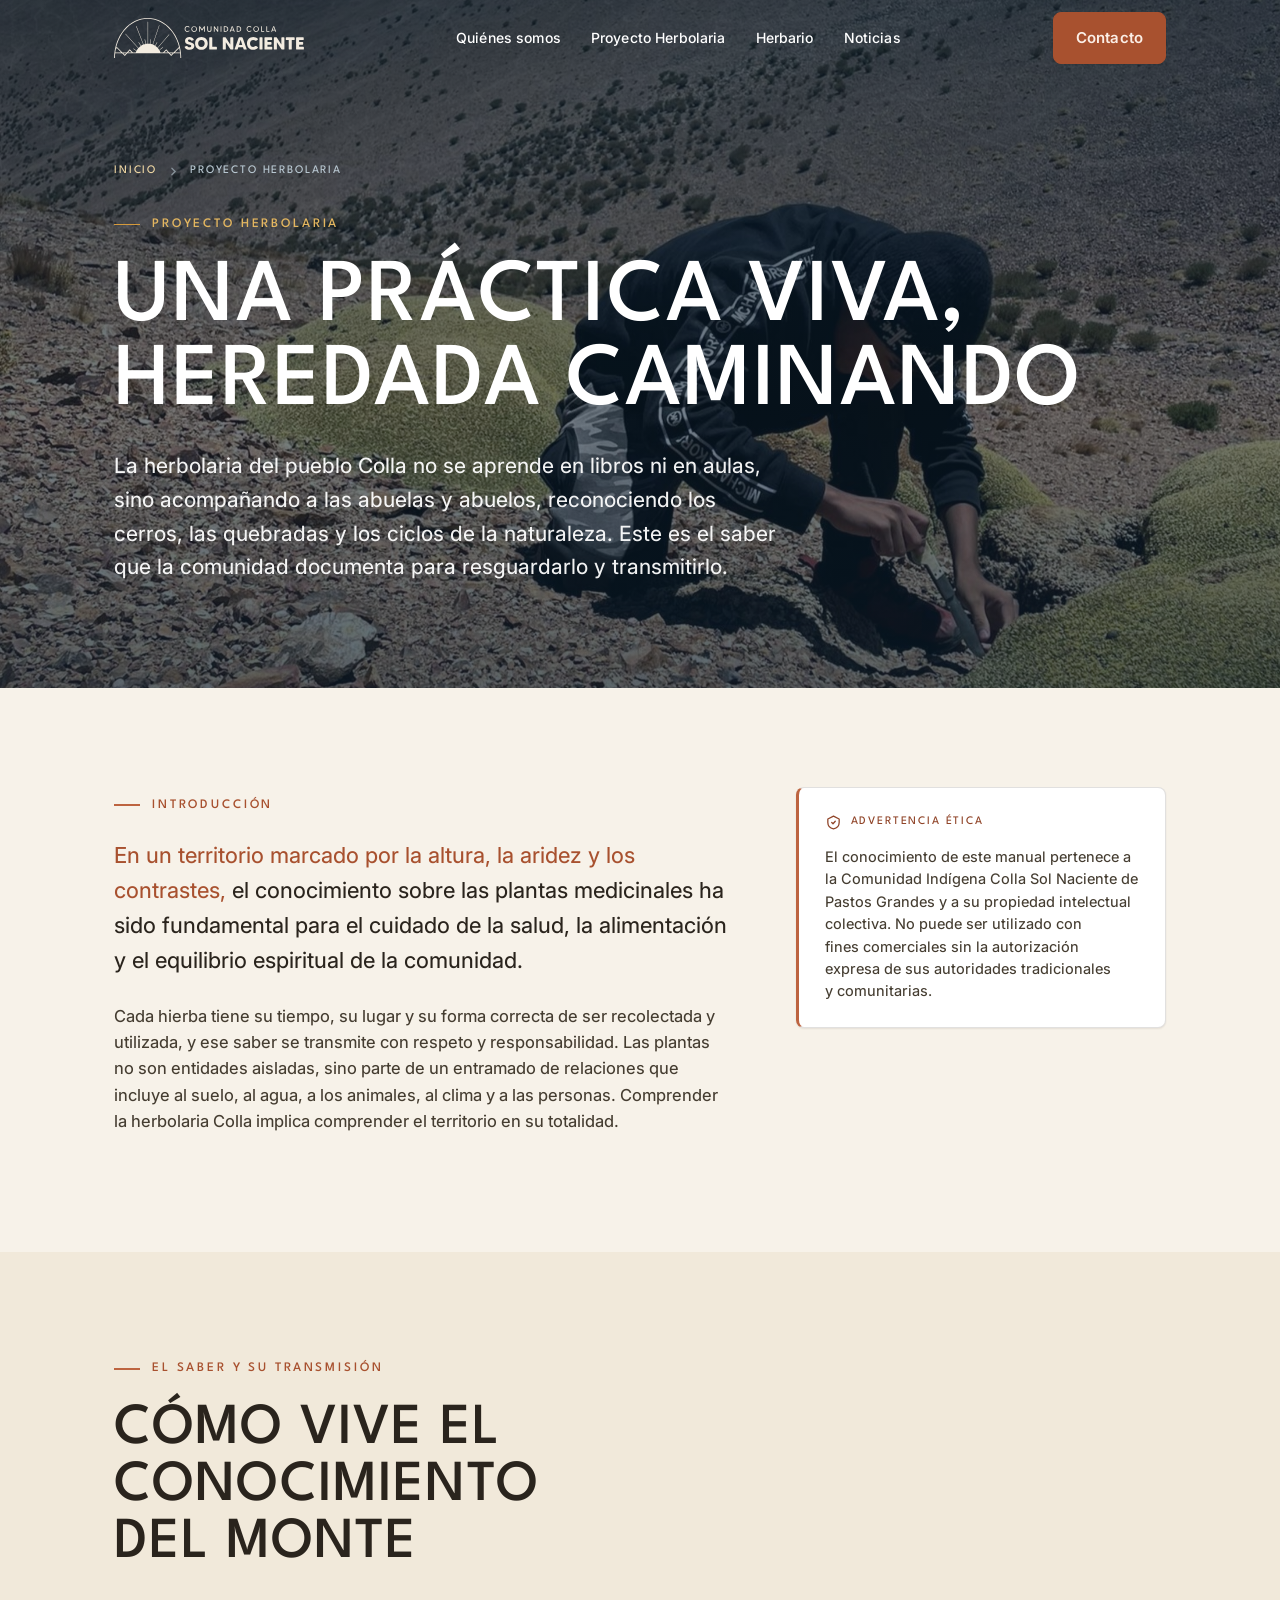
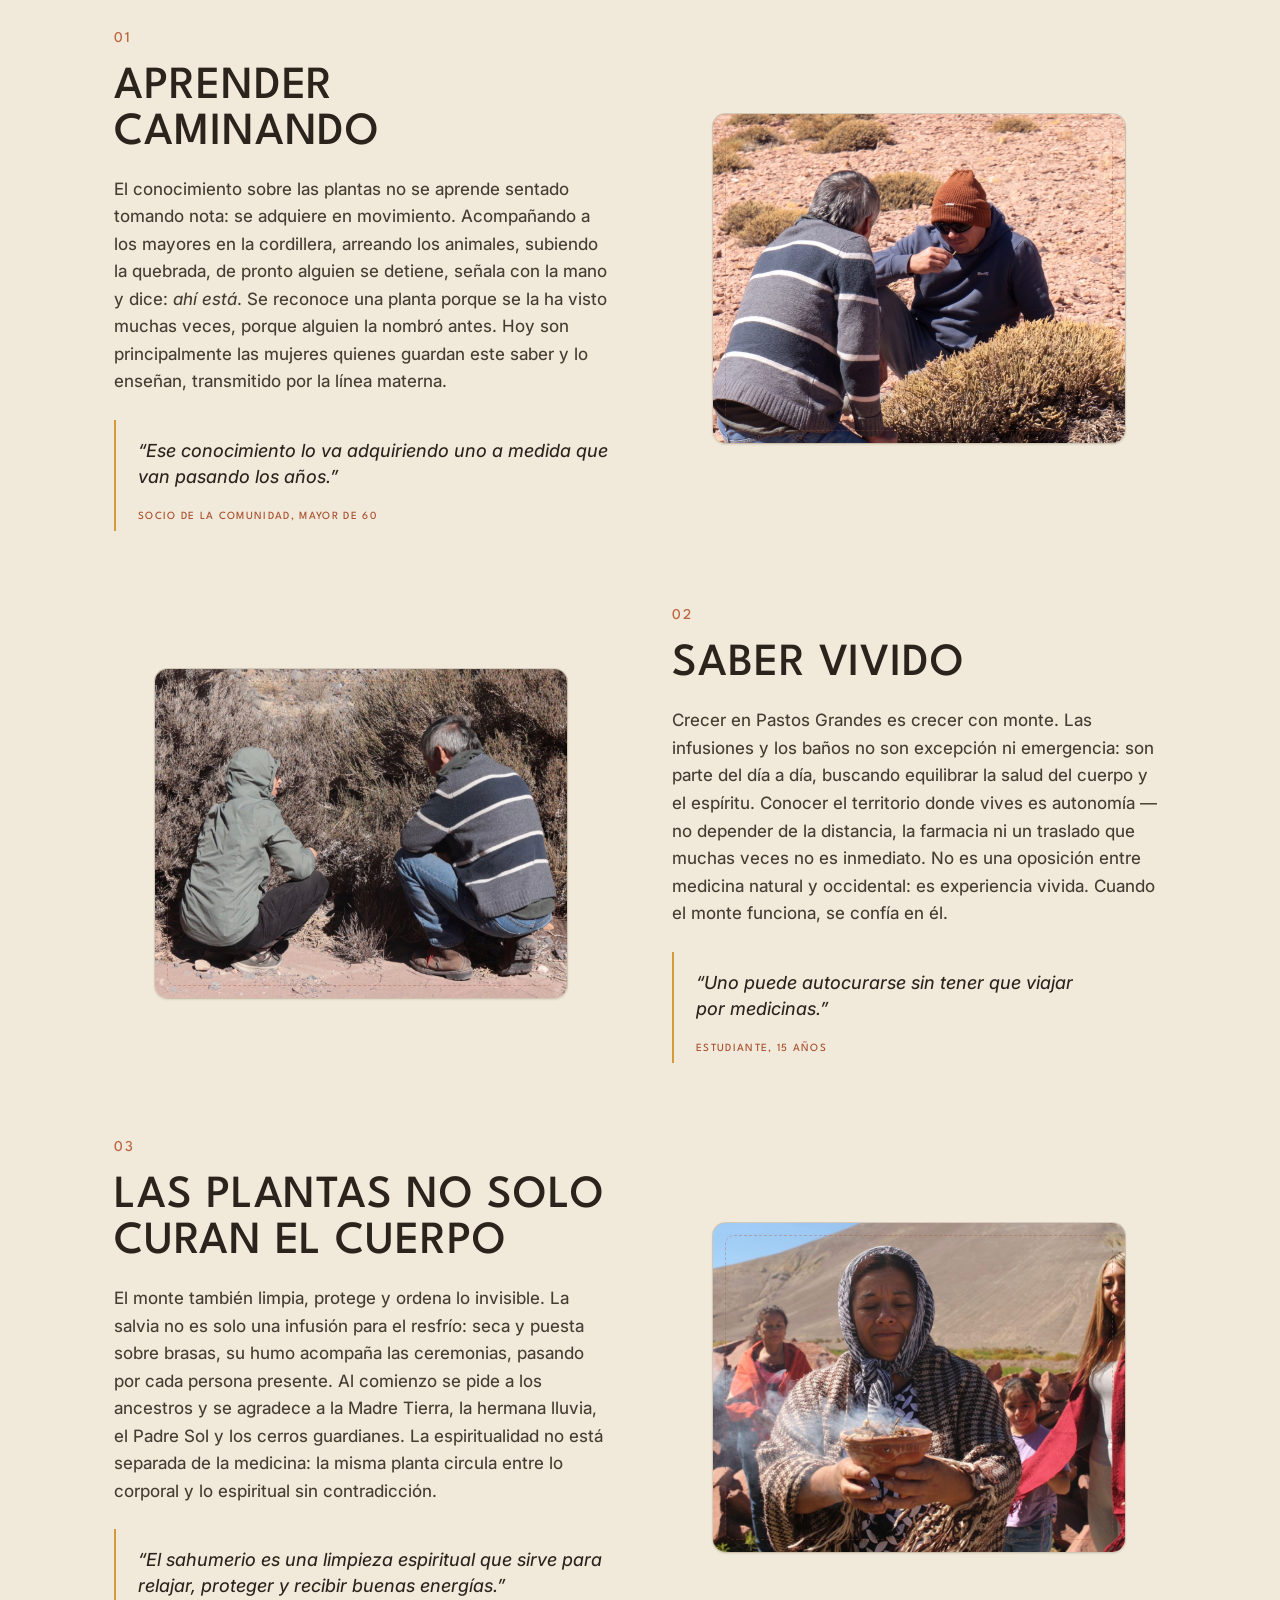
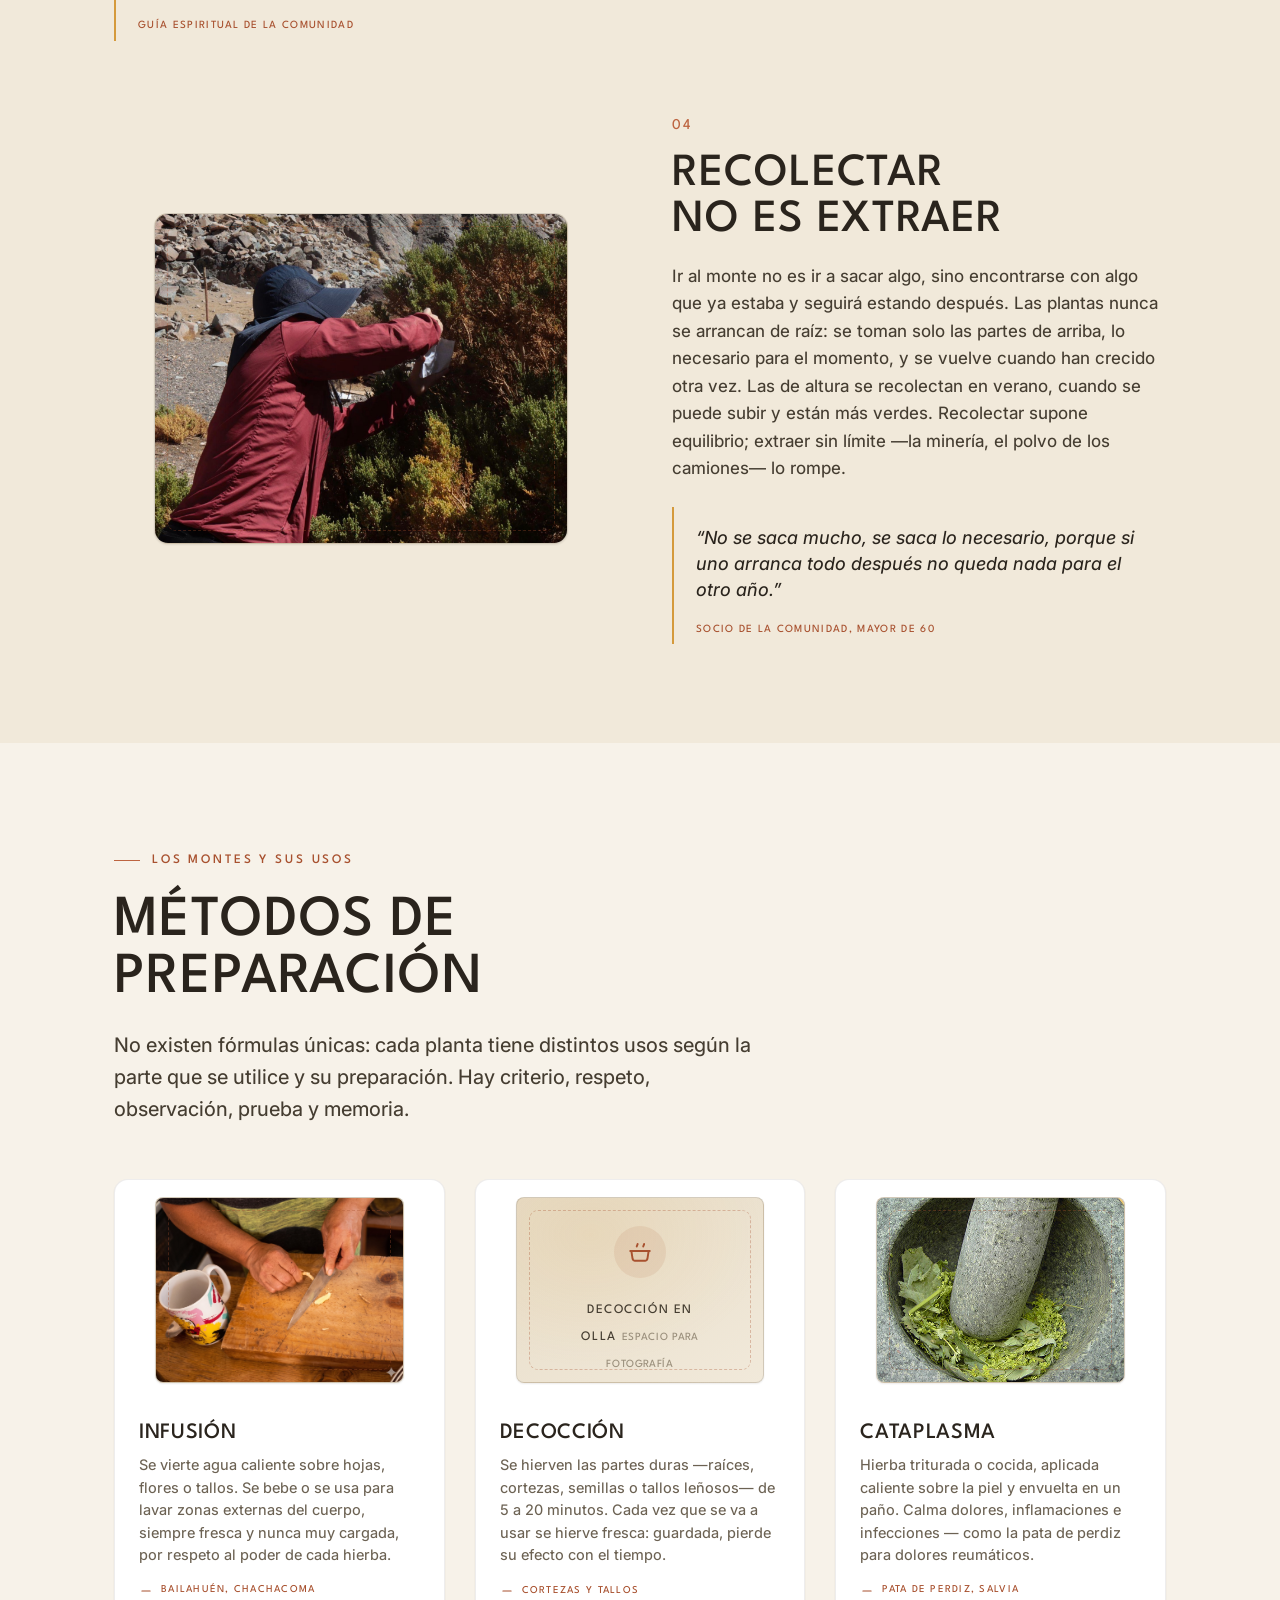
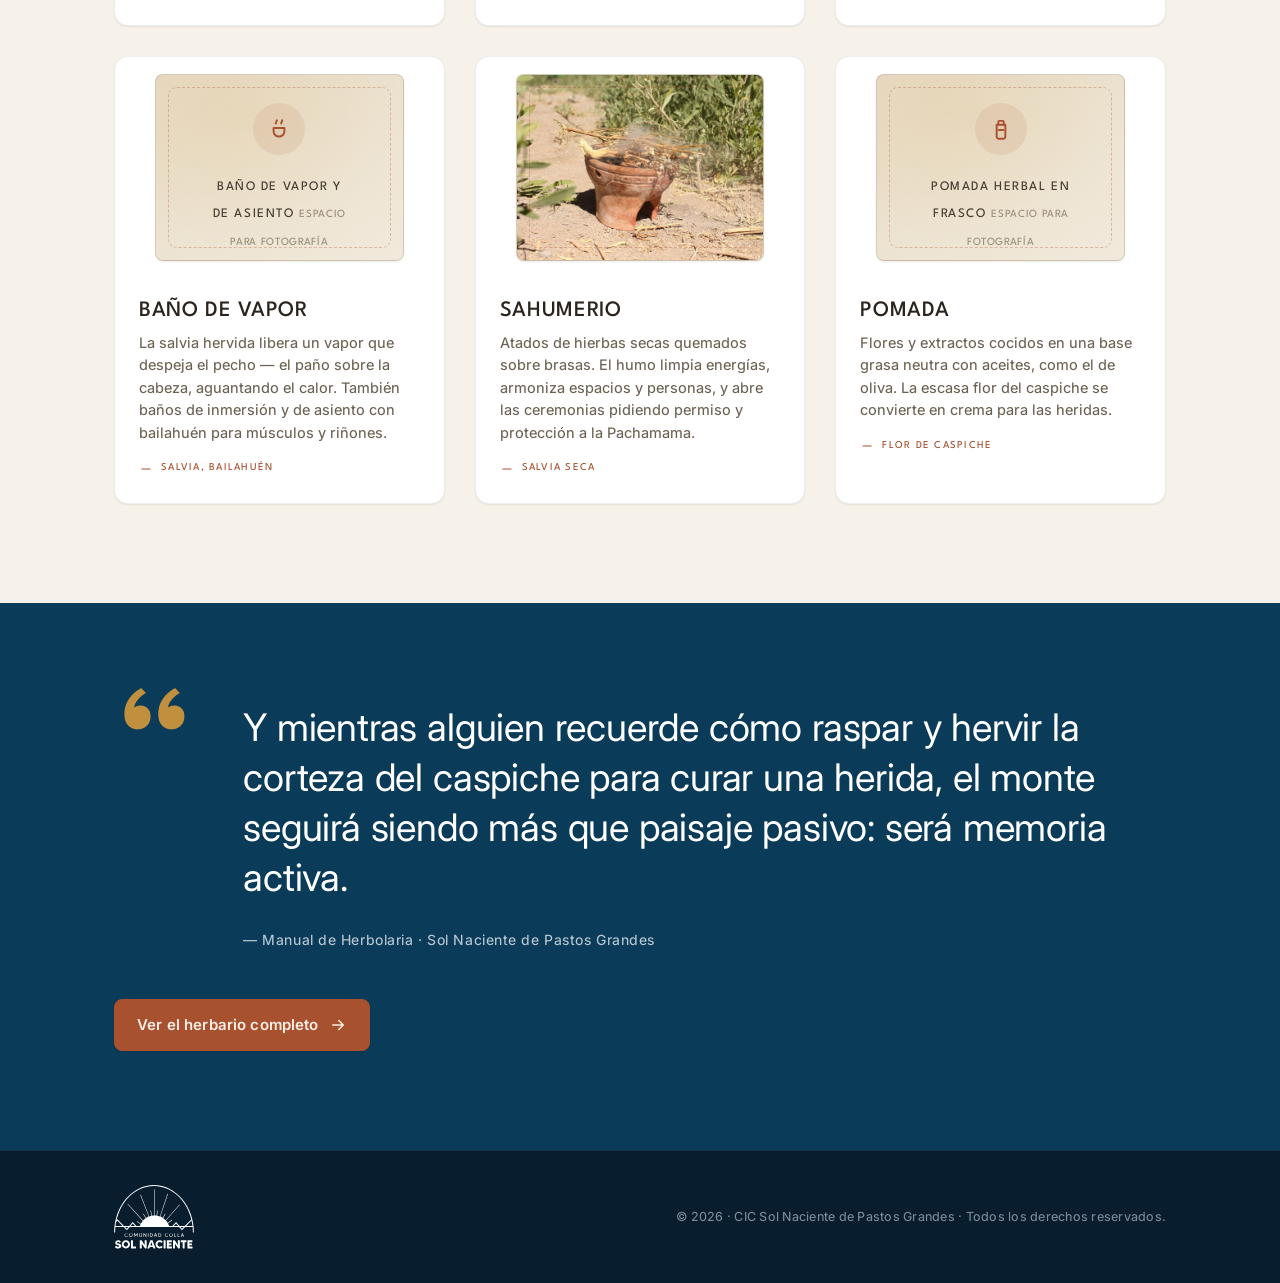
<file: herbolaria.html>
<!DOCTYPE html>
<html lang="es">
<head>
<meta charset="UTF-8" />
<meta name="viewport" content="width=device-width, initial-scale=1" />
<title>Proyecto Herbolaria · CIC Sol Naciente de Pastos Grandes</title>
<meta name="description" content="El Proyecto Herbolaria de la Comunidad Colla Sol Naciente de Pastos Grandes: una práctica viva heredada caminando el territorio — saber, espiritualidad, recolección y preparación de las plantas medicinales de los altos de Atacama." />
<link rel="preconnect" href="https://fonts.googleapis.com" />
<link rel="preconnect" href="https://fonts.gstatic.com" crossorigin />
<link href="https://fonts.googleapis.com/css2?family=Inter:wght@400;450;500;600;650;700&display=swap" rel="stylesheet" />
<link rel="stylesheet" href="styles.css" />
</head>
<body class="herbo-page">

<!-- ============ SVG defs: rising-sun mark ============ -->
<svg width="0" height="0" style="position:absolute" aria-hidden="true">
  <symbol id="sol-mark" viewBox="0 0 64 64">
    <g fill="none" stroke="currentColor" stroke-width="3" stroke-linecap="round" stroke-linejoin="round">
      <line x1="6" y1="46" x2="58" y2="46" />
      <path d="M19 46 a13 13 0 0 1 26 0" fill="currentColor" stroke="none" />
      <line x1="32" y1="10" x2="32" y2="20" />
      <line x1="14" y1="17" x2="20" y2="24" />
      <line x1="50" y1="17" x2="44" y2="24" />
      <line x1="6" y1="33" x2="14" y2="35" />
      <line x1="58" y1="33" x2="50" y2="35" />
      <path d="M10 54 l8 -4 l8 4 l8 -4 l8 4 l8 -4 l4 2" />
    </g>
  </symbol>
  <symbol id="logo-colla" viewBox="0 0 157 126">
  <path d="M78.5 0C88.836 0 99.0654 2.43 108.602 7.14453C118.137 11.8586 126.788 18.762 134.067 27.4502C141.346 36.1381 147.113 46.4433 151.045 57.7734C154.977 69.1039 157 81.2437 157 93.5H155C155 89.8155 154.813 86.1423 154.444 82.5H139.914L133.455 88.959L127.742 82.5H30.7578L25.0449 88.959L18.5859 82.5H2.55566C2.1868 86.1423 2 89.8155 2 93.5H0C8.39314e-07 81.2438 2.02299 69.1048 5.95508 57.7744C9.88722 46.444 15.6535 36.1382 22.9326 27.4502C30.2119 18.762 38.8633 11.8586 48.3984 7.14453C57.9346 2.43 68.164 0 78.5 0ZM24.9551 86.041L28.0879 82.5H21.4141L24.9551 86.041ZM133.545 86.041L137.086 82.5H130.412L133.545 86.041ZM4.20703 72.707L4.03613 72.5361C3.51831 75.1668 3.09855 77.8241 2.77734 80.5H16.5859L6.5 70.4141L4.20703 72.707ZM78.5 2C68.4811 2 58.5544 4.35491 49.2852 8.9375C40.0151 13.5205 31.5795 20.244 24.4658 28.7344C17.3519 37.2252 11.7011 47.3148 7.84375 58.4297C6.60356 62.0033 5.55757 65.6601 4.70801 69.377L6.5 67.5859L19.4141 80.5H29.8564L36.4551 73.041L43.9141 80.5H50.6797C51.0502 79.4321 51.4779 78.3911 51.96 77.3809L45.2031 72.4023C44.981 72.2385 44.9339 71.9253 45.0977 71.7031C45.2615 71.481 45.5747 71.4339 45.7969 71.5977L52.4121 76.4727C53.4982 74.3793 54.8198 72.4279 56.3418 70.6533L26.6289 37.8359C26.4436 37.6312 26.4594 37.3142 26.6641 37.1289C26.8688 36.9436 27.1858 36.9594 27.3711 37.1641L57.0098 69.8994C58.5751 68.1911 60.3328 66.662 62.248 65.3457L57.0791 57.2695C56.9303 57.037 56.998 56.728 57.2305 56.5791C57.463 56.4303 57.772 56.498 57.9209 56.7305L63.0811 64.7939C64.653 63.7876 66.323 62.921 68.0742 62.2129L51.5342 19.6816C51.4341 19.4244 51.5613 19.1344 51.8184 19.0342C52.0756 18.9341 52.3656 19.0613 52.4658 19.3184L69.0068 61.8545C70.4587 61.3224 71.962 60.8969 73.5078 60.5889L71.5098 50.5977C71.4558 50.327 71.6317 50.0639 71.9023 50.0098C72.173 49.9558 72.4361 50.1317 72.4902 50.4023L74.4912 60.4092C75.8012 60.1927 77.1393 60.0614 78.5 60.0176V9C78.5 8.72386 78.7239 8.5 79 8.5C79.2761 8.5 79.5 8.72386 79.5 9V60C80.9156 60 82.3085 60.0975 83.6729 60.2842L85.0049 50.4326C85.0421 50.1592 85.2939 49.9679 85.5674 50.0049C85.8408 50.0421 86.0321 50.2939 85.9951 50.5674L84.6611 60.4365C86.5136 60.7523 88.3088 61.2353 90.0312 61.8691L105.026 17.3408C105.114 17.0792 105.398 16.9384 105.659 17.0264C105.921 17.1145 106.062 17.3976 105.974 17.6592L90.9648 62.2295C92.657 62.9165 94.2729 63.7516 95.7979 64.7178L100.06 56.7637C100.19 56.5205 100.493 56.4292 100.736 56.5596C100.98 56.6901 101.071 56.993 100.94 57.2363L96.6377 65.2676C98.4016 66.4681 100.032 67.8494 101.505 69.3838L128.122 38.6729C128.303 38.4642 128.618 38.4414 128.827 38.6221C129.036 38.8029 129.059 39.1185 128.878 39.3271L102.188 70.1211C103.469 71.546 104.617 73.0921 105.613 74.7402L113.186 68.6113C113.4 68.4377 113.715 68.471 113.889 68.6855C114.062 68.9002 114.029 69.215 113.814 69.3887L106.124 75.6133C106.993 77.1636 107.73 78.7976 108.32 80.5H114.586L122.045 73.041L128.644 80.5H139.086L151.892 67.6934C151.12 64.5551 150.209 61.4623 149.156 58.4297C145.299 47.3148 139.648 37.2252 132.534 28.7344C125.421 20.244 116.985 13.5205 107.715 8.9375C98.4456 4.35491 88.5189 2 78.5 2ZM32.5264 80.5H41.0859L36.5439 75.958L32.5264 80.5ZM117.414 80.5H125.974L121.956 75.958L117.414 80.5ZM141.914 80.5H154.223C153.797 76.9559 153.198 73.4447 152.429 69.9844L141.914 80.5Z" fill="currentColor"/>
<path d="M148.23 121.142H153.519C153.973 121.142 154.336 121.505 154.336 121.959V124.002C154.336 124.456 153.973 124.819 153.519 124.819H145.165C144.711 124.819 144.348 124.456 144.348 124.002V109.747C144.348 109.293 144.711 108.93 145.165 108.93H153.314C153.768 108.93 154.131 109.293 154.131 109.747V111.79C154.131 112.222 153.768 112.585 153.314 112.585H148.23V115.059H152.588C153.042 115.059 153.405 115.422 153.405 115.876V117.715C153.405 118.169 153.042 118.532 152.588 118.532H148.23V121.142Z" fill="currentColor"/>
<path d="M141.724 108.93C142.178 108.93 142.542 109.293 142.542 109.747V111.79C142.542 112.222 142.178 112.585 141.724 112.585H138.819V124.002C138.819 124.456 138.456 124.819 138.002 124.819H135.732C135.301 124.819 134.937 124.456 134.937 124.002V112.585H132.032C131.578 112.585 131.215 112.222 131.215 111.79V109.747C131.215 109.293 131.578 108.93 132.032 108.93H141.724Z" fill="currentColor"/>
<path d="M125.498 109.747C125.498 109.293 125.861 108.93 126.315 108.93H128.608C129.039 108.93 129.403 109.293 129.403 109.747V124.002C129.403 124.456 129.039 124.819 128.608 124.819H126.656C126.247 124.819 125.862 124.615 125.657 124.275L119.801 115.558V124.002C119.801 124.456 119.438 124.819 119.006 124.819H116.714C116.26 124.819 115.897 124.456 115.897 124.002V109.747C115.897 109.293 116.26 108.93 116.714 108.93H118.666C119.075 108.93 119.438 109.134 119.665 109.475L125.498 118.191V109.747Z" fill="currentColor"/>
<path d="M107.747 121.142H113.036C113.49 121.142 113.853 121.505 113.853 121.959V124.002C113.853 124.456 113.49 124.819 113.036 124.819H104.683C104.229 124.819 103.865 124.456 103.865 124.002V109.747C103.865 109.293 104.229 108.93 104.683 108.93H112.831C113.285 108.93 113.649 109.293 113.649 109.747V111.79C113.649 112.222 113.285 112.585 112.831 112.585H107.747V115.059H112.105C112.559 115.059 112.922 115.422 112.922 115.876V117.715C112.922 118.169 112.559 118.532 112.105 118.532H107.747V121.142Z" fill="currentColor"/>
<path d="M97.4867 109.747C97.4867 109.293 97.8499 108.93 98.3038 108.93H100.574C101.028 108.93 101.391 109.293 101.391 109.747V124.002C101.391 124.456 101.028 124.819 100.574 124.819H98.3038C97.8499 124.819 97.4867 124.456 97.4867 124.002V109.747Z" fill="currentColor"/>
<path d="M89.5545 121.369C90.7122 121.369 91.6428 120.961 92.3011 120.348C92.5962 120.098 92.9821 120.053 93.2998 120.257L95.2065 121.528C95.6378 121.8 95.7059 122.391 95.3427 122.776C93.9127 124.229 91.8925 125.092 89.5545 125.092C84.8559 125.092 81.4965 121.573 81.4965 116.875C81.4965 112.153 84.8559 108.635 89.5545 108.635C91.8925 108.635 93.9127 109.52 95.3427 110.973C95.7059 111.336 95.6378 111.949 95.2065 112.221L93.2998 113.493C92.9821 113.697 92.5962 113.652 92.3011 113.402C91.6428 112.766 90.7122 112.38 89.5545 112.38C86.7853 112.38 85.378 114.628 85.378 116.875C85.378 119.122 86.7853 121.369 89.5545 121.369Z" fill="currentColor"/>
<path d="M78.0846 124.819C77.6306 124.819 77.2447 124.524 77.1085 124.116L76.4049 121.846H70.3897L69.686 124.116C69.5498 124.524 69.164 124.819 68.71 124.819H66.2358C65.8272 124.819 65.5321 124.411 65.6683 124.002L70.8664 109.588C71.0025 109.203 71.3884 108.93 71.8197 108.93H74.9748C75.4061 108.93 75.792 109.203 75.9282 109.588L81.1035 124.002C81.2624 124.411 80.9673 124.819 80.536 124.819H78.0846ZM71.3203 118.918H75.4742L73.3859 112.29L71.3203 118.918Z" fill="currentColor"/>
<path d="M60.1107 109.747C60.1107 109.293 60.4739 108.93 60.9278 108.93H63.2204C63.6517 108.93 64.0149 109.293 64.0149 109.747V124.002C64.0149 124.456 63.6517 124.819 63.2204 124.819H61.2683C60.8597 124.819 60.4739 124.615 60.2696 124.275L54.4133 115.558V124.002C54.4133 124.456 54.0501 124.819 53.6188 124.819H51.3263C50.8723 124.819 50.5091 124.456 50.5091 124.002V109.747C50.5091 109.293 50.8723 108.93 51.3263 108.93H53.2783C53.6869 108.93 54.0501 109.134 54.2771 109.475L60.1107 118.191V109.747Z" fill="currentColor"/>
<path d="M37.0668 121.142H42.1967C42.628 121.142 42.9912 121.505 42.9912 121.959V124.002C42.9912 124.456 42.628 124.819 42.1967 124.819H33.9798C33.5485 124.819 33.1853 124.456 33.1853 124.002V109.747C33.1853 109.293 33.5485 108.93 33.9798 108.93H36.2723C36.7036 108.93 37.0668 109.293 37.0668 109.747V121.142Z" fill="currentColor"/>
<path d="M23.17 108.658C27.8687 108.658 31.2508 112.176 31.2508 116.875C31.2508 121.596 27.8687 125.114 23.17 125.114C18.4714 125.114 15.0892 121.596 15.0892 116.875C15.0892 112.176 18.4714 108.658 23.17 108.658ZM23.17 121.369C25.9393 121.369 27.3466 119.122 27.3466 116.875C27.3466 114.628 25.9393 112.403 23.17 112.403C20.4008 112.403 18.9934 114.628 18.9934 116.875C18.9934 119.122 20.4008 121.369 23.17 121.369Z" fill="currentColor"/>
<path d="M9.08076 115.377C12.9623 116.466 14.0972 117.669 14.0972 120.166C14.0972 122.754 11.85 125.092 7.87773 125.092C5.24467 125.092 2.7478 124.184 1.74905 121.868C1.56746 121.437 1.81715 120.938 2.27113 120.779L4.33672 120.143C4.6999 120.03 5.08578 120.166 5.29007 120.507C5.67594 121.188 6.4931 121.8 7.83233 121.8C9.17156 121.8 10.1476 121.278 10.1476 120.234C10.1476 119.031 8.60409 118.872 6.81088 118.418C3.63305 117.624 2.18033 116.171 2.18033 113.515C2.18033 110.451 4.7226 108.635 8.01392 108.635C10.42 108.635 12.4856 109.747 13.3708 111.722C13.5751 112.176 13.3254 112.721 12.8261 112.834L10.7605 113.356C10.42 113.425 10.0568 113.288 9.87522 112.993C9.55744 112.426 8.92187 111.972 7.85503 111.972C6.72009 111.972 5.94833 112.585 5.94833 113.493C5.94833 114.741 7.85503 115.036 9.08076 115.377Z" fill="currentColor"/>
<path d="M136.82 102C136.657 102 136.525 101.898 136.474 101.756L135.956 100.283H132.908L132.39 101.756C132.339 101.898 132.207 102 132.054 102H131.465C131.343 102 131.252 101.878 131.303 101.756L133.772 95.1214C133.822 94.9791 133.954 94.8877 134.107 94.8877H134.757C134.909 94.8877 135.042 94.9791 135.092 95.1214L137.572 101.756C137.612 101.878 137.521 102 137.399 102H136.82ZM133.243 99.3583H135.631L134.432 95.9749L133.243 99.3583Z" fill="currentColor"/>
<path d="M126.059 101.075H128.711C128.864 101.075 128.985 101.197 128.985 101.34V101.726C128.985 101.878 128.864 102 128.711 102H125.318C125.165 102 125.043 101.878 125.043 101.726V95.162C125.043 95.0096 125.165 94.8877 125.318 94.8877H125.785C125.937 94.8877 126.059 95.0096 126.059 95.162V101.075Z" fill="currentColor"/>
<path d="M119.373 101.075H122.025C122.177 101.075 122.299 101.197 122.299 101.34V101.726C122.299 101.878 122.177 102 122.025 102H118.632C118.479 102 118.357 101.878 118.357 101.726V95.162C118.357 95.0096 118.479 94.8877 118.632 94.8877H119.099C119.251 94.8877 119.373 95.0096 119.373 95.162V101.075Z" fill="currentColor"/>
<path d="M111.958 94.7658C114.061 94.7658 115.565 96.361 115.565 98.4439C115.565 100.527 114.061 102.132 111.958 102.132C109.845 102.132 108.341 100.527 108.341 98.4439C108.341 96.361 109.845 94.7658 111.958 94.7658ZM111.958 101.177C113.614 101.177 114.539 99.8257 114.539 98.4439C114.539 97.0621 113.614 95.7107 111.958 95.7107C110.302 95.7107 109.378 97.0621 109.378 98.4439C109.378 99.8257 110.302 101.177 111.958 101.177Z" fill="currentColor"/>
<path d="M103.377 101.177C104.149 101.177 104.769 100.882 105.206 100.425C105.297 100.324 105.44 100.303 105.551 100.384L105.938 100.638C106.08 100.73 106.11 100.933 105.988 101.055C105.348 101.715 104.434 102.122 103.377 102.122C101.274 102.122 99.76 100.527 99.76 98.4438C99.76 96.361 101.274 94.7556 103.377 94.7556C104.434 94.7556 105.348 95.162 105.988 95.8326C106.11 95.9545 106.08 96.1578 105.938 96.2492L105.551 96.5032C105.44 96.5743 105.297 96.554 105.206 96.4626C104.769 96.0053 104.149 95.7107 103.377 95.7107C101.721 95.7107 100.796 97.062 100.796 98.4438C100.796 99.8257 101.721 101.177 103.377 101.177Z" fill="currentColor"/>
<path d="M89.1499 94.8877C91.5681 94.8877 92.8584 96.4321 92.8584 98.4438C92.8584 100.456 91.5681 102 89.1499 102H87.4125C87.26 102 87.1381 101.878 87.1381 101.726V95.162C87.1381 95.0096 87.26 94.8877 87.4125 94.8877H89.1499ZM89.1499 101.075C90.8365 101.075 91.8322 100.039 91.8322 98.4438C91.8322 96.8487 90.8365 95.8123 89.1499 95.8123H88.1542V101.075H89.1499Z" fill="currentColor"/>
<path d="M83.7564 102C83.5938 102 83.4618 101.898 83.4109 101.756L82.8928 100.283H79.8446L79.3265 101.756C79.2757 101.898 79.1436 102 78.9912 102H78.4019C78.2799 102 78.1885 101.878 78.2393 101.756L80.7083 95.1214C80.7591 94.9791 80.8912 94.8877 81.0436 94.8877H81.6938C81.8462 94.8877 81.9783 94.9791 82.0291 95.1214L84.5083 101.756C84.5489 101.878 84.4575 102 84.3355 102H83.7564ZM80.1799 99.3583H82.5676L81.3687 95.9749L80.1799 99.3583Z" fill="currentColor"/>
<path d="M72.5729 94.8877C74.9911 94.8877 76.2815 96.4321 76.2815 98.4438C76.2815 100.456 74.9911 102 72.5729 102H70.8355C70.6831 102 70.5612 101.878 70.5612 101.726V95.162C70.5612 95.0096 70.6831 94.8877 70.8355 94.8877H72.5729ZM72.5729 101.075C74.2596 101.075 75.2553 100.039 75.2553 98.4438C75.2553 96.8487 74.2596 95.8123 72.5729 95.8123H71.5772V101.075H72.5729Z" fill="currentColor"/>
<path d="M66.4946 95.162C66.4946 95.0096 66.6166 94.8877 66.769 94.8877H67.2465C67.3989 94.8877 67.5208 95.0096 67.5208 95.162V101.726C67.5208 101.878 67.3989 102 67.2465 102H66.769C66.6166 102 66.4946 101.878 66.4946 101.726V95.162Z" fill="currentColor"/>
<path d="M62.4261 95.162C62.4261 95.0096 62.548 94.8877 62.7004 94.8877H63.1779C63.3202 94.8877 63.4421 95.0096 63.4421 95.162V101.726C63.4421 101.878 63.3202 102 63.1779 102H62.7918C62.6496 102 62.5074 101.929 62.4261 101.807L58.8699 96.7572V101.726C58.8699 101.878 58.748 102 58.6058 102H58.1282C57.9758 102 57.8539 101.878 57.8539 101.726V95.162C57.8539 95.0096 57.9758 94.8877 58.1282 94.8877H58.5042C58.6566 94.8877 58.7886 94.9588 58.8801 95.0807L62.4261 100.12V95.162Z" fill="currentColor"/>
<path d="M54.0654 94.8877H54.5327C54.6851 94.8877 54.8071 95.0096 54.8071 95.162V99.2973C54.8071 101.147 53.8418 102.122 52.1044 102.122C50.3771 102.122 49.4017 101.147 49.4017 99.2973V95.162C49.4017 95.0096 49.5237 94.8877 49.6761 94.8877H50.1536C50.306 94.8877 50.4279 95.0096 50.4279 95.162V99.1144C50.4279 100.628 51.0884 101.167 52.1044 101.167C53.1306 101.167 53.791 100.628 53.791 99.1144V95.162C53.791 95.0096 53.913 94.8877 54.0654 94.8877Z" fill="currentColor"/>
<path d="M45.1912 95.0909C45.2827 94.9588 45.4249 94.8877 45.5671 94.8877H46.0752C46.2276 94.8877 46.3495 95.0096 46.3495 95.162V101.726C46.3495 101.878 46.2276 102 46.0752 102H45.5976C45.4554 102 45.3335 101.878 45.3335 101.726V96.7674L42.9559 100.273C42.9153 100.334 42.8442 100.374 42.7629 100.374H42.6409C42.5597 100.374 42.4987 100.334 42.4479 100.273L40.0704 96.7674V101.726C40.0704 101.878 39.9484 102 39.8062 102H39.3287C39.1762 102 39.0543 101.878 39.0543 101.726V95.162C39.0543 95.0096 39.1762 94.8877 39.3287 94.8877H39.8367C39.9891 94.8877 40.1212 94.9588 40.2126 95.0909L42.7019 98.7995L45.1912 95.0909Z" fill="currentColor"/>
<path d="M32.6555 94.7658C34.7587 94.7658 36.2624 96.361 36.2624 98.4439C36.2624 100.527 34.7587 102.132 32.6555 102.132C30.5421 102.132 29.0384 100.527 29.0384 98.4439C29.0384 96.361 30.5421 94.7658 32.6555 94.7658ZM32.6555 101.177C34.3116 101.177 35.2362 99.8257 35.2362 98.4439C35.2362 97.0621 34.3116 95.7107 32.6555 95.7107C30.9994 95.7107 30.0748 97.0621 30.0748 98.4439C30.0748 99.8257 30.9994 101.177 32.6555 101.177Z" fill="currentColor"/>
<path d="M24.0743 101.177C24.8465 101.177 25.4663 100.882 25.9032 100.425C25.9946 100.324 26.1369 100.303 26.2487 100.384L26.6347 100.638C26.777 100.73 26.8075 100.933 26.6855 101.055C26.0454 101.715 25.131 102.122 24.0743 102.122C21.9711 102.122 20.4572 100.527 20.4572 98.4438C20.4572 96.361 21.9711 94.7556 24.0743 94.7556C25.131 94.7556 26.0454 95.162 26.6855 95.8326C26.8075 95.9545 26.777 96.1578 26.6347 96.2492L26.2487 96.5032C26.1369 96.5743 25.9946 96.554 25.9032 96.4626C25.4663 96.0053 24.8465 95.7107 24.0743 95.7107C22.4182 95.7107 21.4936 97.062 21.4936 98.4438C21.4936 99.8257 22.4182 101.177 24.0743 101.177Z" fill="currentColor"/>
  </symbol>
  <symbol id="logo-colla-h" viewBox="0 0 204 43">
  <path d="M36.0674 0C40.8163 0 45.517 1.11609 49.8984 3.28223C54.2794 5.44815 58.2541 8.6205 61.5986 12.6123C64.943 16.604 67.5928 21.3392 69.3994 26.5449C71.2059 31.7505 72.1347 37.328 72.1348 42.959H71.2158C71.2158 41.2662 71.1294 39.5787 70.96 37.9053H64.2852L61.3174 40.873L58.6924 37.9053H14.1318L11.5068 40.873L8.53906 37.9053H1.1748C1.00533 39.5787 0.918962 41.2662 0.918945 42.959H0C5.29103e-05 37.3279 0.929742 31.7506 2.73633 26.5449C4.54295 21.3392 7.1918 16.604 10.5361 12.6123C13.8807 8.62045 17.8563 5.44816 22.2373 3.28223C26.6186 1.11622 31.3186 2.85208e-05 36.0674 0ZM11.4658 39.5322L12.9053 37.9053H9.83887L11.4658 39.5322ZM61.3584 39.5322L62.9854 37.9053H59.9189L61.3584 39.5322ZM1.93262 33.4062L1.85547 33.3291C1.6177 34.5372 1.42486 35.7574 1.27734 36.9863H7.62012L2.98633 32.3525L1.93262 33.4062ZM36.0674 0.918945C31.4642 0.918974 26.9033 2.00096 22.6445 4.10645C18.3854 6.2121 14.5096 9.30123 11.2412 13.2021C7.97269 17.1033 5.3758 21.739 3.60352 26.8457C3.03392 28.487 2.55432 30.1669 2.16406 31.874L2.98633 31.0527L8.91992 36.9863H13.7178L16.75 33.5596L20.1768 36.9863H23.2881C23.4582 36.4962 23.6538 36.0184 23.875 35.5547L20.7686 33.2666C20.6668 33.1914 20.6458 33.0473 20.7207 32.9453C20.796 32.8433 20.9399 32.8213 21.042 32.8965L24.0811 35.1367C24.5801 34.1748 25.1874 33.2783 25.8867 32.4629L12.2354 17.3848C12.1503 17.2908 12.1572 17.1448 12.251 17.0596C12.345 16.9746 12.4901 16.9823 12.5752 17.0762L26.1934 32.1162C26.9126 31.3313 27.7206 30.6292 28.6006 30.0244L26.2256 26.3135C26.1573 26.2067 26.1883 26.0646 26.2949 25.9961C26.4017 25.9278 26.5438 25.9588 26.6123 26.0654L28.9834 29.7715C29.7055 29.3092 30.4729 28.9123 31.2773 28.5869L23.6777 9.04297C23.6319 8.92486 23.6906 8.79215 23.8086 8.74609C23.9268 8.70011 24.0595 8.75871 24.1055 8.87695L31.7061 28.4209C32.373 28.1765 33.0633 27.9804 33.7734 27.8389L32.8555 23.248C32.8308 23.1238 32.9119 23.0025 33.0361 22.9775C33.1604 22.9528 33.2818 23.0339 33.3066 23.1582L34.2256 27.7549C34.8274 27.6554 35.4423 27.5963 36.0674 27.5762V4.13477C36.0676 4.00821 36.1703 3.9055 36.2969 3.90527C36.4236 3.90527 36.5262 4.00807 36.5264 4.13477V27.5674C37.1765 27.5674 37.8167 27.6135 38.4434 27.6992L39.0557 23.1729C39.0727 23.0471 39.1887 22.9586 39.3145 22.9756C39.4402 22.9926 39.5287 23.1087 39.5117 23.2344L38.8984 27.7686C39.7494 27.9136 40.574 28.1356 41.3652 28.4268L48.2549 7.96777C48.2953 7.84761 48.4257 7.78291 48.5459 7.82324C48.6661 7.86372 48.7309 7.99404 48.6904 8.11426L41.7939 28.5938C42.5713 28.9094 43.3141 29.2915 44.0146 29.7354L45.9727 26.0811C46.0326 25.9692 46.1723 25.9274 46.2842 25.9873C46.3958 26.0473 46.4376 26.1861 46.3779 26.2979L44.4004 29.9873C45.2111 30.5391 45.9589 31.1756 46.6357 31.8809L58.8672 17.7686C58.9503 17.6731 59.0947 17.6632 59.1904 17.7461C59.2862 17.8292 59.2969 17.9745 59.2139 18.0703L46.9502 32.2188C47.5384 32.8733 48.0665 33.5827 48.5244 34.3398L52.0039 31.5244C52.1025 31.4447 52.2473 31.46 52.3271 31.5586C52.4068 31.6572 52.3915 31.8021 52.293 31.8818L48.7588 34.7422C49.1577 35.4542 49.4953 36.2045 49.7666 36.9863H52.6475L56.0742 33.5596L59.1064 36.9863H63.9043L69.7861 31.1035C69.4316 29.6614 69.0149 28.2393 68.5312 26.8457C66.759 21.7391 64.163 17.1032 60.8945 13.2021C57.6261 9.30115 53.7494 6.21213 49.4902 4.10645C45.2315 2.00102 40.6706 0.918945 36.0674 0.918945ZM14.9443 36.9863H18.8779L16.79 34.8994L14.9443 36.9863ZM53.9473 36.9863H57.8799L56.0342 34.8994L53.9473 36.9863ZM65.2041 36.9863H70.8574C70.662 35.3586 70.3856 33.7465 70.0322 32.1572L65.2041 36.9863Z" fill="currentColor"/>
<path d="M198.872 30.8913H203.314C203.695 30.8913 204 31.1963 204 31.5775V33.2931C204 33.6743 203.695 33.9793 203.314 33.9793H196.299C195.918 33.9793 195.613 33.6743 195.613 33.2931V21.3222C195.613 20.9409 195.918 20.6359 196.299 20.6359H203.142C203.523 20.6359 203.828 20.9409 203.828 21.3222V23.0377C203.828 23.3999 203.523 23.7049 203.142 23.7049H198.872V25.7827H202.532C202.913 25.7827 203.218 26.0877 203.218 26.4689V28.0129C203.218 28.3941 202.913 28.6991 202.532 28.6991H198.872V30.8913Z" fill="currentColor"/>
<path d="M193.409 20.6359C193.791 20.6359 194.096 20.9409 194.096 21.3222V23.0377C194.096 23.3999 193.791 23.7049 193.409 23.7049H190.969V33.2931C190.969 33.6743 190.664 33.9793 190.283 33.9793H188.377C188.015 33.9793 187.71 33.6743 187.71 33.2931V23.7049H185.27C184.889 23.7049 184.584 23.3999 184.584 23.0377V21.3222C184.584 20.9409 184.889 20.6359 185.27 20.6359H193.409Z" fill="currentColor"/>
<path d="M179.783 21.3222C179.783 20.9409 180.088 20.6359 180.469 20.6359H182.394C182.757 20.6359 183.062 20.9409 183.062 21.3222V33.2931C183.062 33.6743 182.757 33.9793 182.394 33.9793H180.755C180.412 33.9793 180.088 33.8078 179.916 33.5218L174.998 26.202V33.2931C174.998 33.6743 174.693 33.9793 174.331 33.9793H172.406C172.025 33.9793 171.72 33.6743 171.72 33.2931V21.3222C171.72 20.9409 172.025 20.6359 172.406 20.6359H174.045C174.388 20.6359 174.693 20.8075 174.884 21.0934L179.783 28.4132V21.3222Z" fill="currentColor"/>
<path d="M164.876 30.8913H169.317C169.698 30.8913 170.003 31.1963 170.003 31.5775V33.2931C170.003 33.6743 169.698 33.9793 169.317 33.9793H162.302C161.921 33.9793 161.616 33.6743 161.616 33.2931V21.3222C161.616 20.9409 161.921 20.6359 162.302 20.6359H169.146C169.527 20.6359 169.832 20.9409 169.832 21.3222V23.0377C169.832 23.3999 169.527 23.7049 169.146 23.7049H164.876V25.7827H168.536C168.917 25.7827 169.222 26.0877 169.222 26.4689V28.0129C169.222 28.3941 168.917 28.6991 168.536 28.6991H164.876V30.8913Z" fill="currentColor"/>
<path d="M156.259 21.3222C156.259 20.9409 156.564 20.6359 156.946 20.6359H158.852C159.233 20.6359 159.538 20.9409 159.538 21.3222V33.2931C159.538 33.6743 159.233 33.9793 158.852 33.9793H156.946C156.564 33.9793 156.259 33.6743 156.259 33.2931V21.3222Z" fill="currentColor"/>
<path d="M149.598 31.0818C150.57 31.0818 151.352 30.7387 151.905 30.2241C152.152 30.0144 152.477 29.9763 152.743 30.1478L154.345 31.2153C154.707 31.444 154.764 31.9396 154.459 32.2637C153.258 33.4837 151.562 34.208 149.598 34.208C145.652 34.208 142.831 31.2534 142.831 27.3076C142.831 23.3427 145.652 20.3881 149.598 20.3881C151.562 20.3881 153.258 21.1315 154.459 22.3515C154.764 22.6565 154.707 23.1711 154.345 23.3999L152.743 24.4673C152.477 24.6389 152.152 24.6008 151.905 24.3911C151.352 23.8574 150.57 23.5333 149.598 23.5333C147.273 23.5333 146.091 25.4204 146.091 27.3076C146.091 29.1947 147.273 31.0818 149.598 31.0818Z" fill="currentColor"/>
<path d="M139.966 33.9793C139.585 33.9793 139.261 33.7315 139.146 33.3884L138.555 31.4822H133.504L132.913 33.3884C132.799 33.7315 132.475 33.9793 132.093 33.9793H130.016C129.672 33.9793 129.425 33.6362 129.539 33.2931L133.904 21.1887C134.019 20.8647 134.343 20.6359 134.705 20.6359H137.354C137.717 20.6359 138.041 20.8647 138.155 21.1887L142.501 33.2931C142.635 33.6362 142.387 33.9793 142.025 33.9793H139.966ZM134.285 29.0232H137.774L136.02 23.4571L134.285 29.0232Z" fill="currentColor"/>
<path d="M124.872 21.3222C124.872 20.9409 125.177 20.6359 125.558 20.6359H127.483C127.845 20.6359 128.15 20.9409 128.15 21.3222V33.2931C128.15 33.6743 127.845 33.9793 127.483 33.9793H125.844C125.501 33.9793 125.177 33.8078 125.005 33.5218L120.087 26.202V33.2931C120.087 33.6743 119.782 33.9793 119.42 33.9793H117.495C117.114 33.9793 116.809 33.6743 116.809 33.2931V21.3222C116.809 20.9409 117.114 20.6359 117.495 20.6359H119.134C119.477 20.6359 119.782 20.8075 119.973 21.0934L124.872 28.4132V21.3222Z" fill="currentColor"/>
<path d="M105.52 30.8913H109.828C110.19 30.8913 110.495 31.1963 110.495 31.5775V33.2931C110.495 33.6743 110.19 33.9793 109.828 33.9793H102.928C102.565 33.9793 102.26 33.6743 102.26 33.2931V21.3222C102.26 20.9409 102.565 20.6359 102.928 20.6359H104.853C105.215 20.6359 105.52 20.9409 105.52 21.3222V30.8913Z" fill="currentColor"/>
<path d="M93.8497 20.4072C97.7956 20.4072 100.636 23.3618 100.636 27.3076C100.636 31.2725 97.7956 34.2271 93.8497 34.2271C89.9039 34.2271 87.0637 31.2725 87.0637 27.3076C87.0637 23.3618 89.9039 20.4072 93.8497 20.4072ZM93.8497 31.0819C96.1753 31.0819 97.3571 29.1947 97.3571 27.3076C97.3571 25.4204 96.1753 23.5524 93.8497 23.5524C91.5242 23.5524 90.3423 25.4204 90.3423 27.3076C90.3423 29.1947 91.5242 31.0819 93.8497 31.0819Z" fill="currentColor"/>
<path d="M82.0179 26.0495C85.2775 26.9644 86.2306 27.9747 86.2306 30.0715C86.2306 32.2446 84.3435 34.208 81.0076 34.208C78.7965 34.208 76.6996 33.4455 75.8609 31.5012C75.7084 31.139 75.9181 30.7197 76.2993 30.5862L78.034 30.0525C78.339 29.9572 78.663 30.0715 78.8346 30.3575C79.1586 30.9293 79.8449 31.444 80.9695 31.444C82.0942 31.444 82.9138 31.0056 82.9138 30.1287C82.9138 29.1184 81.6176 28.985 80.1117 28.6038C77.4431 27.9366 76.2231 26.7166 76.2231 24.4864C76.2231 21.913 78.358 20.3881 81.122 20.3881C83.1426 20.3881 84.8772 21.3221 85.6206 22.9805C85.7922 23.3617 85.5825 23.8192 85.1632 23.9145L83.4285 24.353C83.1426 24.4101 82.8376 24.2958 82.6851 24.048C82.4182 23.5714 81.8845 23.1902 80.9886 23.1902C80.0355 23.1902 79.3874 23.7048 79.3874 24.4673C79.3874 25.5157 80.9886 25.7635 82.0179 26.0495Z" fill="currentColor"/>
<path d="M173.53 14.8161C173.393 14.8161 173.282 14.7307 173.239 14.6113L172.804 13.3741H170.245L169.809 14.6113C169.767 14.7307 169.656 14.8161 169.528 14.8161H169.033C168.93 14.8161 168.854 14.7137 168.896 14.6113L170.97 9.03956C171.012 8.9201 171.123 8.84331 171.251 8.84331H171.797C171.925 8.84331 172.036 8.9201 172.079 9.03956L174.161 14.6113C174.195 14.7137 174.118 14.8161 174.016 14.8161H173.53ZM170.526 12.5976H172.531L171.524 9.75629L170.526 12.5976Z" fill="currentColor"/>
<path d="M164.493 14.0396H166.72C166.848 14.0396 166.951 14.142 166.951 14.2614V14.5857C166.951 14.7137 166.848 14.8161 166.72 14.8161H163.87C163.742 14.8161 163.64 14.7137 163.64 14.5857V9.07369C163.64 8.9457 163.742 8.84331 163.87 8.84331H164.263C164.391 8.84331 164.493 8.9457 164.493 9.07369V14.0396Z" fill="currentColor"/>
<path d="M158.878 14.0396H161.105C161.233 14.0396 161.336 14.142 161.336 14.2614V14.5857C161.336 14.7137 161.233 14.8161 161.105 14.8161H158.256C158.128 14.8161 158.025 14.7137 158.025 14.5857V9.07369C158.025 8.9457 158.128 8.84331 158.256 8.84331H158.648C158.776 8.84331 158.878 8.9457 158.878 9.07369V14.0396Z" fill="currentColor"/>
<path d="M152.652 8.74095C154.418 8.74095 155.681 10.0806 155.681 11.8297C155.681 13.5789 154.418 14.927 152.652 14.927C150.877 14.927 149.614 13.5789 149.614 11.8297C149.614 10.0806 150.877 8.74095 152.652 8.74095ZM152.652 14.125C154.042 14.125 154.819 12.9901 154.819 11.8297C154.819 10.6693 154.042 9.53447 152.652 9.53447C151.261 9.53447 150.484 10.6693 150.484 11.8297C150.484 12.9901 151.261 14.125 152.652 14.125Z" fill="currentColor"/>
<path d="M145.445 14.1249C146.094 14.1249 146.614 13.8775 146.981 13.4935C147.058 13.4082 147.177 13.3911 147.271 13.4594L147.595 13.6727C147.715 13.7495 147.741 13.9202 147.638 14.0225C147.101 14.5772 146.333 14.9185 145.445 14.9185C143.679 14.9185 142.408 13.5789 142.408 11.8297C142.408 10.0805 143.679 8.73239 145.445 8.73239C146.333 8.73239 147.101 9.07369 147.638 9.63684C147.741 9.73923 147.715 9.90988 147.595 9.98667L147.271 10.2C147.177 10.2597 147.058 10.2426 146.981 10.1659C146.614 9.78189 146.094 9.53445 145.445 9.53445C144.054 9.53445 143.278 10.6693 143.278 11.8297C143.278 12.9901 144.054 14.1249 145.445 14.1249Z" fill="currentColor"/>
<path d="M133.497 8.84331C135.528 8.84331 136.612 10.1402 136.612 11.8297C136.612 13.5191 135.528 14.8161 133.497 14.8161H132.038C131.91 14.8161 131.808 14.7137 131.808 14.5857V9.07369C131.808 8.9457 131.91 8.84331 132.038 8.84331H133.497ZM133.497 14.0396C134.914 14.0396 135.75 13.1693 135.75 11.8297C135.75 10.4901 134.914 9.61977 133.497 9.61977H132.661V14.0396H133.497Z" fill="currentColor"/>
<path d="M128.968 14.8161C128.832 14.8161 128.721 14.7307 128.678 14.6113L128.243 13.3741H125.683L125.248 14.6113C125.205 14.7307 125.094 14.8161 124.966 14.8161H124.472C124.369 14.8161 124.292 14.7137 124.335 14.6113L126.408 9.03956C126.451 8.9201 126.562 8.84331 126.69 8.84331H127.236C127.364 8.84331 127.475 8.9201 127.518 9.03956L129.6 14.6113C129.634 14.7137 129.557 14.8161 129.455 14.8161H128.968ZM125.965 12.5976H127.97L126.963 9.75629L125.965 12.5976Z" fill="currentColor"/>
<path d="M119.577 8.84331C121.607 8.84331 122.691 10.1402 122.691 11.8297C122.691 13.5191 121.607 14.8161 119.577 14.8161H118.117C117.989 14.8161 117.887 14.7137 117.887 14.5857V9.07369C117.887 8.9457 117.989 8.84331 118.117 8.84331H119.577ZM119.577 14.0396C120.993 14.0396 121.829 13.1693 121.829 11.8297C121.829 10.4901 120.993 9.61977 119.577 9.61977H118.74V14.0396H119.577Z" fill="currentColor"/>
<path d="M114.472 9.07369C114.472 8.9457 114.574 8.84331 114.702 8.84331H115.103C115.231 8.84331 115.334 8.9457 115.334 9.07369V14.5857C115.334 14.7137 115.231 14.8161 115.103 14.8161H114.702C114.574 14.8161 114.472 14.7137 114.472 14.5857V9.07369Z" fill="currentColor"/>
<path d="M111.055 9.07369C111.055 8.9457 111.158 8.84331 111.286 8.84331H111.687C111.806 8.84331 111.909 8.9457 111.909 9.07369V14.5857C111.909 14.7137 111.806 14.8161 111.687 14.8161H111.363C111.243 14.8161 111.124 14.7563 111.055 14.6539L108.069 10.4133V14.5857C108.069 14.7137 107.967 14.8161 107.847 14.8161H107.446C107.318 14.8161 107.216 14.7137 107.216 14.5857V9.07369C107.216 8.9457 107.318 8.84331 107.446 8.84331H107.762C107.89 8.84331 108.001 8.90304 108.078 9.00543L111.055 13.2375V9.07369Z" fill="currentColor"/>
<path d="M104.034 8.84331H104.427C104.555 8.84331 104.657 8.9457 104.657 9.07369V12.5464C104.657 14.0993 103.846 14.9185 102.387 14.9185C100.937 14.9185 100.118 14.0993 100.118 12.5464V9.07369C100.118 8.9457 100.22 8.84331 100.348 8.84331H100.749C100.877 8.84331 100.98 8.9457 100.98 9.07369V12.3928C100.98 13.6642 101.534 14.1164 102.387 14.1164C103.249 14.1164 103.804 13.6642 103.804 12.3928V9.07369C103.804 8.9457 103.906 8.84331 104.034 8.84331Z" fill="currentColor"/>
<path d="M96.582 9.01396C96.6588 8.90304 96.7782 8.84331 96.8977 8.84331H97.3243C97.4523 8.84331 97.5547 8.9457 97.5547 9.07369V14.5857C97.5547 14.7137 97.4523 14.8161 97.3243 14.8161H96.9233C96.8038 14.8161 96.7014 14.7137 96.7014 14.5857V10.4218L94.7048 13.3655C94.6707 13.4167 94.611 13.4509 94.5427 13.4509H94.4403C94.372 13.4509 94.3208 13.4167 94.2782 13.3655L92.2816 10.4218V14.5857C92.2816 14.7137 92.1792 14.8161 92.0597 14.8161H91.6587C91.5307 14.8161 91.4283 14.7137 91.4283 14.5857V9.07369C91.4283 8.9457 91.5307 8.84331 91.6587 8.84331H92.0853C92.2133 8.84331 92.3242 8.90304 92.401 9.01396L94.4915 12.1283L96.582 9.01396Z" fill="currentColor"/>
<path d="M86.0547 8.74095C87.8209 8.74095 89.0837 10.0806 89.0837 11.8297C89.0837 13.5789 87.8209 14.927 86.0547 14.927C84.2799 14.927 83.0171 13.5789 83.0171 11.8297C83.0171 10.0806 84.2799 8.74095 86.0547 8.74095ZM86.0547 14.125C87.4455 14.125 88.2219 12.9901 88.2219 11.8297C88.2219 10.6693 87.4455 9.53447 86.0547 9.53447C84.6639 9.53447 83.8874 10.6693 83.8874 11.8297C83.8874 12.9901 84.6639 14.125 86.0547 14.125Z" fill="currentColor"/>
<path d="M78.8484 14.125C79.4969 14.125 80.0173 13.8775 80.3842 13.4935C80.461 13.4082 80.5805 13.3912 80.6743 13.4594L80.9986 13.6727C81.118 13.7495 81.1436 13.9202 81.0412 14.0226C80.5037 14.5772 79.7358 14.9185 78.8484 14.9185C77.0822 14.9185 75.8108 13.5789 75.8108 11.8297C75.8108 10.0805 77.0822 8.73241 78.8484 8.73241C79.7358 8.73241 80.5037 9.07371 81.0412 9.63685C81.1436 9.73924 81.118 9.90989 80.9986 9.98669L80.6743 10.2C80.5805 10.2597 80.461 10.2427 80.3842 10.1659C80.0173 9.78191 79.4969 9.53446 78.8484 9.53446C77.4576 9.53446 76.6811 10.6693 76.6811 11.8297C76.6811 12.9901 77.4576 14.125 78.8484 14.125Z" fill="currentColor"/>
  </symbol>
  <symbol id="iso-colla" viewBox="0 0 1124 670">
  <path d="M562 0C635.997 2.35422e-06 709.232 17.397 777.504 51.1494C845.768 84.8986 907.706 134.322 959.82 196.522C1011.93 258.721 1053.22 332.498 1081.37 413.613C1109.52 494.731 1124 581.643 1124 669.389H1109.68C1109.68 643.01 1108.35 616.713 1105.71 590.637H1001.68L955.437 636.878L914.537 590.637H220.202L179.303 636.878L133.062 590.637H18.2939C15.6532 616.713 14.3184 643.01 14.3184 669.389H0C6.00884e-06 581.644 14.4831 494.738 42.6338 413.621C70.7849 332.504 112.067 258.722 164.18 196.522C216.294 134.322 278.232 84.8986 346.496 51.1494C414.768 17.397 488.003 0 562 0ZM178.659 615.988L201.086 590.637H153.308L178.659 615.988ZM956.079 615.988L981.431 590.637H933.652L956.079 615.988ZM30.1191 520.526L28.8936 519.301C25.1861 538.135 22.1766 557.16 19.877 576.318H118.743L46.5352 504.111L30.1191 520.526ZM562 14.3184C490.272 14.3184 419.205 31.1775 352.844 63.9854C286.477 96.7959 226.085 144.931 175.156 205.716C124.226 266.504 83.7709 338.738 56.1553 418.312C47.275 443.9 39.7819 470.084 33.6992 496.698L46.5352 483.863L138.989 576.318H213.752L260.99 522.918L314.391 576.318H362.813C365.466 568.671 368.53 561.216 371.982 553.981L323.621 518.347C322.03 517.174 321.691 514.933 322.863 513.342C324.036 511.75 326.277 511.411 327.868 512.584L375.224 547.477C383.001 532.49 392.463 518.519 403.361 505.814L190.646 270.874C189.319 269.409 189.431 267.145 190.896 265.818C192.362 264.491 194.625 264.604 195.952 266.069L408.14 500.425C419.347 488.195 431.931 477.248 445.644 467.824L408.641 410.007C407.575 408.342 408.061 406.127 409.726 405.062C411.391 403.996 413.605 404.482 414.671 406.147L451.609 463.865C462.863 456.662 474.821 450.464 487.357 445.396L368.943 140.903C368.227 139.061 369.14 136.986 370.982 136.27C372.825 135.553 374.9 136.465 375.616 138.308L494.037 442.82C504.43 439.012 515.194 435.974 526.259 433.77L511.954 362.244C511.566 360.306 512.824 358.419 514.763 358.031C516.701 357.644 518.587 358.901 518.975 360.84L533.304 432.484C542.681 430.935 552.259 429.984 561.999 429.67V64.4336C561.999 62.4568 563.602 60.8537 565.579 60.8535C567.556 60.8535 569.159 62.4566 569.159 64.4336V429.554L571.426 429.565C580.782 429.661 589.997 430.347 599.036 431.584L608.566 361.062C608.831 359.103 610.635 357.73 612.594 357.994C614.553 358.259 615.926 360.062 615.661 362.021L606.113 432.671C619.376 434.932 632.231 438.386 644.562 442.924L751.907 124.145C752.538 122.271 754.568 121.264 756.441 121.895C758.315 122.525 759.322 124.556 758.691 126.43L651.245 445.512C663.359 450.43 674.931 456.403 685.848 463.318L716.348 406.387C717.281 404.644 719.451 403.988 721.193 404.922C722.936 405.856 723.592 408.025 722.658 409.768L691.856 467.263C704.486 475.857 716.166 485.742 726.709 496.727L917.256 276.866C918.551 275.372 920.812 275.211 922.306 276.506C923.799 277.801 923.961 280.061 922.666 281.555L731.61 502.003C740.778 512.203 748.998 523.271 756.134 535.069L810.32 491.205C811.857 489.961 814.111 490.199 815.354 491.735C816.598 493.272 816.361 495.526 814.825 496.77L759.778 541.33C765.998 552.43 771.276 564.129 775.505 576.318H820.348L873.748 522.918L920.986 576.318H995.749L1087.44 484.629C1081.91 462.162 1075.38 440.022 1067.84 418.312C1040.23 338.738 999.774 266.504 948.844 205.716C897.916 144.931 837.523 96.7959 771.156 63.9854C704.795 31.1775 633.728 14.3184 562 14.3184ZM232.866 576.318H294.145L261.627 543.802L232.866 576.318ZM840.596 576.318H901.873L873.112 543.802L840.596 576.318ZM1016 576.318H1104.12C1101.08 550.945 1096.79 525.808 1091.28 501.035L1016 576.318Z" fill="currentColor"/>
  </symbol>
</svg>

<!-- ============ Header ============ -->
<header class="site-header" id="site-header">
  <div class="wrap">
    <nav class="nav" aria-label="Principal">
      <a class="brand" href="index.html" aria-label="Inicio — Sol Naciente">
        <svg class="logo-h" aria-hidden="true"><use href="#logo-colla-h" /></svg>
      </a>
      <ul class="nav-links">
        <li><a href="index.html#quienes">Quiénes somos</a></li>
        <li><a href="herbolaria.html" aria-current="page">Proyecto Herbolaria</a></li>
        <li><a href="herbario.html">Herbario</a></li>
        <li><a href="index.html#noticias">Noticias</a></li>
      </ul>
      <div class="nav-cta">
        <a href="contacto.html" class="btn btn-clay">Contacto</a>
        <button class="nav-toggle" id="navToggle" aria-label="Abrir menú">
          <svg width="26" height="26" viewBox="0 0 24 24" fill="none" stroke="currentColor" stroke-width="2" stroke-linecap="round"><line x1="3" y1="7" x2="21" y2="7"/><line x1="3" y1="12" x2="21" y2="12"/><line x1="3" y1="17" x2="21" y2="17"/></svg>
        </button>
      </div>
    </nav>
  </div>
</header>

<!-- Mobile drawer -->
<div class="drawer" id="drawer">
  <div class="drawer-top">
    <span class="brand"><svg class="logo-h" aria-hidden="true"><use href="#logo-colla-h"/></svg></span>
    <button class="close" id="drawerClose" aria-label="Cerrar menú"><svg width="28" height="28" viewBox="0 0 24 24" fill="none" stroke="currentColor" stroke-width="2" stroke-linecap="round"><line x1="6" y1="6" x2="18" y2="18"/><line x1="18" y1="6" x2="6" y2="18"/></svg></button>
  </div>
  <a href="index.html#quienes">Quiénes somos</a>
  <a href="herbolaria.html" aria-current="page">Proyecto Herbolaria</a>
  <a href="herbario.html">Herbario</a>
  <a href="index.html#noticias">Noticias</a>
  <a href="contacto.html">Contacto</a>
</div>

<span id="top"></span>

<!-- ============ Page header ============ -->
<section class="page-hero">
  <div class="page-hero-media" aria-hidden="true"><img src="assets/herbolaria-hero.jpg" alt="" /></div>
  <div class="wrap">
    <nav class="page-crumbs" aria-label="Migas de pan">
      <a href="index.html">Inicio</a>
      <svg viewBox="0 0 24 24" fill="none" stroke="currentColor" stroke-width="2.4" stroke-linecap="round"><path d="M9 6l6 6-6 6"/></svg>
      <span>Proyecto Herbolaria</span>
    </nav>
    <span class="eyebrow">Proyecto Herbolaria</span>
    <h1>Una práctica viva,<br/>heredada caminando</h1>
    <p class="deck">La herbolaria del pueblo Colla no se aprende en libros ni en aulas, sino acompañando a las abuelas y abuelos, reconociendo los cerros, las quebradas y los ciclos de la naturaleza. Este es el saber que la comunidad documenta para resguardarlo y transmitirlo.</p>
  </div>
</section>

<!-- ============ Intro ============ -->
<section class="section">
  <div class="wrap">
    <div class="herbo-intro">
      <div class="reveal">
        <span class="eyebrow" style="margin-bottom:22px">Introducción</span>
        <p class="lead"><span class="drop">En un territorio marcado por la altura, la aridez y los contrastes,</span> el conocimiento sobre las plantas medicinales ha sido fundamental para el cuidado de la salud, la alimentación y el equilibrio espiritual de la comunidad.</p>
        <p class="body">Cada hierba tiene su tiempo, su lugar y su forma correcta de ser recolectada y utilizada, y ese saber se transmite con respeto y responsabilidad. Las plantas no son entidades aisladas, sino parte de un entramado de relaciones que incluye al suelo, al agua, a los animales, al clima y a las personas. Comprender la herbolaria Colla implica comprender el territorio en su totalidad.</p>
      </div>
      <aside class="etica-note reveal">
        <span class="label">
          <svg viewBox="0 0 24 24" fill="none" stroke="currentColor" stroke-width="1.8" stroke-linecap="round" stroke-linejoin="round"><path d="M12 3l8 4v5c0 5-3.5 8-8 9-4.5-1-8-4-8-9V7z"/><path d="M9.5 12l1.8 1.8 3.2-3.6"/></svg>
          Advertencia ética
        </span>
        <p>El conocimiento de este manual pertenece a la Comunidad Indígena Colla Sol Naciente de Pastos Grandes y a su propiedad intelectual colectiva. No puede ser utilizado con fines comerciales sin la autorización expresa de sus autoridades tradicionales y comunitarias.</p>
      </aside>
    </div>
  </div>
</section>

<!-- ============ Narrative features ============ -->
<section class="section section-alt">
  <div class="wrap">
    <div class="section-head reveal">
      <span class="eyebrow">El saber y su transmisión</span>
      <h2>Cómo vive el conocimiento del monte</h2>
    </div>

    <div class="herbo-features">

      <!-- 01 -->
      <article class="herbo-feature reveal">
        <div class="herbo-text">
          <span class="herbo-num">01</span>
          <h2>Aprender caminando</h2>
          <p class="herbo-body">El conocimiento sobre las plantas no se aprende sentado tomando nota: se adquiere en movimiento. Acompañando a los mayores en la cordillera, arreando los animales, subiendo la quebrada, de pronto alguien se detiene, señala con la mano y dice: <em>ahí está</em>. Se reconoce una planta porque se la ha visto muchas veces, porque alguien la nombró antes. Hoy son principalmente las mujeres quienes guardan este saber y lo enseñan, transmitido por la línea materna.</p>
          <blockquote class="quote-inline">
            <p>“Ese conocimiento lo va adquiriendo uno a medida que van pasando los años.”</p>
            <cite>Socio de la comunidad, mayor de 60</cite>
          </blockquote>
        </div>
        <figure class="herbo-figure photo-slot">
          <img src="assets/herbo-01-aprender-caminando.jpg" alt="Dos integrantes de la comunidad reconociendo una planta en la cordillera" loading="lazy" />
        </figure>
      </article>

      <!-- 02 -->
      <article class="herbo-feature reverse reveal">
        <div class="herbo-text">
          <span class="herbo-num">02</span>
          <h2>Saber vivido</h2>
          <p class="herbo-body">Crecer en Pastos Grandes es crecer con monte. Las infusiones y los baños no son excepción ni emergencia: son parte del día a día, buscando equilibrar la salud del cuerpo y el espíritu. Conocer el territorio donde vives es autonomía — no depender de la distancia, la farmacia ni un traslado que muchas veces no es inmediato. No es una oposición entre medicina natural y occidental: es experiencia vivida. Cuando el monte funciona, se confía en él.</p>
          <blockquote class="quote-inline">
            <p>“Uno puede autocurarse sin tener que viajar por medicinas.”</p>
            <cite>Estudiante, 15 años</cite>
          </blockquote>
        </div>
        <figure class="herbo-figure photo-slot">
          <img src="assets/herbo-02-saber-vivido.jpg" alt="Dos integrantes de la comunidad agachados observando un arbusto del monte" loading="lazy" />
        </figure>
      </article>

      <!-- 03 -->
      <article class="herbo-feature reveal">
        <div class="herbo-text">
          <span class="herbo-num">03</span>
          <h2>Las plantas no solo curan el cuerpo</h2>
          <p class="herbo-body">El monte también limpia, protege y ordena lo invisible. La salvia no es solo una infusión para el resfrío: seca y puesta sobre brasas, su humo acompaña las ceremonias, pasando por cada persona presente. Al comienzo se pide a los ancestros y se agradece a la Madre Tierra, la hermana lluvia, el Padre Sol y los cerros guardianes. La espiritualidad no está separada de la medicina: la misma planta circula entre lo corporal y lo espiritual sin contradicción.</p>
          <blockquote class="quote-inline">
            <p>“El sahumerio es una limpieza espiritual que sirve para relajar, proteger y recibir buenas energías.”</p>
            <cite>Guía espiritual de la comunidad</cite>
          </blockquote>
        </div>
        <figure class="herbo-figure photo-slot">
          <img src="assets/herbo-03-sahumerio.jpg" alt="Mujer de la comunidad realizando un sahumerio con hierbas sobre brasas" loading="lazy" />
        </figure>
      </article>

      <!-- 04 -->
      <article class="herbo-feature reverse reveal">
        <div class="herbo-text">
          <span class="herbo-num">04</span>
          <h2>Recolectar no es extraer</h2>
          <p class="herbo-body">Ir al monte no es ir a sacar algo, sino encontrarse con algo que ya estaba y seguirá estando después. Las plantas nunca se arrancan de raíz: se toman solo las partes de arriba, lo necesario para el momento, y se vuelve cuando han crecido otra vez. Las de altura se recolectan en verano, cuando se puede subir y están más verdes. Recolectar supone equilibrio; extraer sin límite —la minería, el polvo de los camiones— lo rompe.</p>
          <blockquote class="quote-inline">
            <p>“No se saca mucho, se saca lo necesario, porque si uno arranca todo después no queda nada para el otro año.”</p>
            <cite>Socio de la comunidad, mayor de 60</cite>
          </blockquote>
        </div>
        <figure class="herbo-figure photo-slot">
          <img src="assets/herbo-04-recolectar.jpg" alt="Integrante de la comunidad recolectando ramas de un arbusto en la cordillera" loading="lazy" />
        </figure>
      </article>

    </div>
  </div>
</section>

<!-- ============ Métodos de preparación ============ -->
<section class="section">
  <div class="wrap">
    <div class="section-head reveal">
      <span class="eyebrow">Los montes y sus usos</span>
      <h2>Métodos de preparación</h2>
      <p class="deck">No existen fórmulas únicas: cada planta tiene distintos usos según la parte que se utilice y su preparación. Hay criterio, respeto, observación, prueba y memoria.</p>
    </div>

    <div class="metodos-grid">

      <article class="metodo reveal">
        <figure class="metodo-figure photo-slot">
          <img src="assets/metodo-infusion.jpg" alt="Cortando raíz sobre tabla junto a una taza, preparación de infusión" loading="lazy" />
        </figure>
        <div class="metodo-body">
          <h3>Infusión</h3>
          <p>Se vierte agua caliente sobre hojas, flores o tallos. Se bebe o se usa para lavar zonas externas del cuerpo, siempre fresca y nunca muy cargada, por respeto al poder de cada hierba.</p>
          <span class="via"><svg viewBox="0 0 24 24" fill="none" stroke="currentColor" stroke-width="2" stroke-linecap="round"><path d="M5 12h14"/></svg>Bailahuén, chachacoma</span>
        </div>
      </article>

      <article class="metodo reveal">
        <figure class="metodo-figure photo-slot">
          <div class="ps-inner">
            <span class="ps-icon"><svg viewBox="0 0 24 24" fill="none" stroke="currentColor" stroke-width="1.8" stroke-linecap="round" stroke-linejoin="round"><path d="M4 11h16l-1.2 7.5a2 2 0 0 1-2 1.5H7.2a2 2 0 0 1-2-1.5z"/><path d="M3 11h18M9 7c0-1 .8-1.4.8-2.4M15 7c0-1 .8-1.4.8-2.4"/></svg></span>
            <span class="ps-cap">Decocción en olla</span>
            <span class="ps-hint">Espacio para fotografía</span>
          </div>
        </figure>
        <div class="metodo-body">
          <h3>Decocción</h3>
          <p>Se hierven las partes duras —raíces, cortezas, semillas o tallos leñosos— de 5 a 20 minutos. Cada vez que se va a usar se hierve fresca: guardada, pierde su efecto con el tiempo.</p>
          <span class="via"><svg viewBox="0 0 24 24" fill="none" stroke="currentColor" stroke-width="2" stroke-linecap="round"><path d="M5 12h14"/></svg>Cortezas y tallos</span>
        </div>
      </article>

      <article class="metodo reveal">
        <figure class="metodo-figure photo-slot">
          <img src="assets/metodo-cataplasma.jpg" alt="Mortero de piedra con hierbas trituradas para preparar una cataplasma" loading="lazy" />
        </figure>
        <div class="metodo-body">
          <h3>Cataplasma</h3>
          <p>Hierba triturada o cocida, aplicada caliente sobre la piel y envuelta en un paño. Calma dolores, inflamaciones e infecciones — como la pata de perdiz para dolores reumáticos.</p>
          <span class="via"><svg viewBox="0 0 24 24" fill="none" stroke="currentColor" stroke-width="2" stroke-linecap="round"><path d="M5 12h14"/></svg>Pata de perdiz, salvia</span>
        </div>
      </article>

      <article class="metodo reveal">
        <figure class="metodo-figure photo-slot">
          <div class="ps-inner">
            <span class="ps-icon"><svg viewBox="0 0 24 24" fill="none" stroke="currentColor" stroke-width="1.8" stroke-linecap="round" stroke-linejoin="round"><path d="M7 11h10v3a5 5 0 0 1-10 0z"/><path d="M9 7c0-1.2 1-1.6 1-3M14 7c0-1.2 1-1.6 1-3"/></svg></span>
            <span class="ps-cap">Baño de vapor y de asiento</span>
            <span class="ps-hint">Espacio para fotografía</span>
          </div>
        </figure>
        <div class="metodo-body">
          <h3>Baño de vapor</h3>
          <p>La salvia hervida libera un vapor que despeja el pecho — el paño sobre la cabeza, aguantando el calor. También baños de inmersión y de asiento con bailahuén para músculos y riñones.</p>
          <span class="via"><svg viewBox="0 0 24 24" fill="none" stroke="currentColor" stroke-width="2" stroke-linecap="round"><path d="M5 12h14"/></svg>Salvia, bailahuén</span>
        </div>
      </article>

      <article class="metodo reveal">
        <figure class="metodo-figure photo-slot">
          <img src="assets/metodo-sahumerio.jpg" alt="Sahumerio de hierbas humeando en una vasija de greda sobre la tierra" loading="lazy" />
        </figure>
        <div class="metodo-body">
          <h3>Sahumerio</h3>
          <p>Atados de hierbas secas quemados sobre brasas. El humo limpia energías, armoniza espacios y personas, y abre las ceremonias pidiendo permiso y protección a la Pachamama.</p>
          <span class="via"><svg viewBox="0 0 24 24" fill="none" stroke="currentColor" stroke-width="2" stroke-linecap="round"><path d="M5 12h14"/></svg>Salvia seca</span>
        </div>
      </article>

      <article class="metodo reveal">
        <figure class="metodo-figure photo-slot">
          <div class="ps-inner">
            <span class="ps-icon"><svg viewBox="0 0 24 24" fill="none" stroke="currentColor" stroke-width="1.8" stroke-linecap="round" stroke-linejoin="round"><path d="M8 8h8v11a2 2 0 0 1-2 2h-4a2 2 0 0 1-2-2z"/><path d="M9.5 8V5.5a1 1 0 0 1 1-1h3a1 1 0 0 1 1 1V8M10 13h4"/></svg></span>
            <span class="ps-cap">Pomada herbal en frasco</span>
            <span class="ps-hint">Espacio para fotografía</span>
          </div>
        </figure>
        <div class="metodo-body">
          <h3>Pomada</h3>
          <p>Flores y extractos cocidos en una base grasa neutra con aceites, como el de oliva. La escasa flor del caspiche se convierte en crema para las heridas.</p>
          <span class="via"><svg viewBox="0 0 24 24" fill="none" stroke="currentColor" stroke-width="2" stroke-linecap="round"><path d="M5 12h14"/></svg>Flor de caspiche</span>
        </div>
      </article>

    </div>
  </div>
</section>

<!-- ============ Closing band ============ -->
<section class="section section-deep">
  <div class="wrap">
    <div class="manifesto-quote reveal">
      <span class="quote-mark" aria-hidden="true">“</span>
      <div>
        <blockquote>Y mientras alguien recuerde cómo raspar y hervir la corteza del caspiche para curar una herida, el monte seguirá siendo más que paisaje pasivo: será memoria activa.</blockquote>
        <cite>Manual de Herbolaria · Sol Naciente de Pastos Grandes</cite>
      </div>
    </div>
    <div style="margin-top:48px;display:flex;gap:14px;flex-wrap:wrap" class="reveal">
      <a href="herbario.html" class="btn btn-clay">Ver el herbario completo
        <svg viewBox="0 0 24 24" fill="none" stroke="currentColor" stroke-width="2" stroke-linecap="round"><path d="M5 12h14M13 6l6 6-6 6"/></svg>
      </a>
    </div>
  </div>
</section>

<!-- ============ Footer ============ -->
<footer class="site-footer">
  <div class="wrap">
    <div class="footer-grid">
      <a class="brand" href="index.html">
        <svg class="logo" aria-hidden="true"><use href="#logo-colla"/></svg>
      </a>
      <small>© 2026 · CIC Sol Naciente de Pastos Grandes · Todos los derechos reservados.</small>
    </div>
  </div>
</footer>

<script src="app.js"></script>

</body>
</html>
</file>
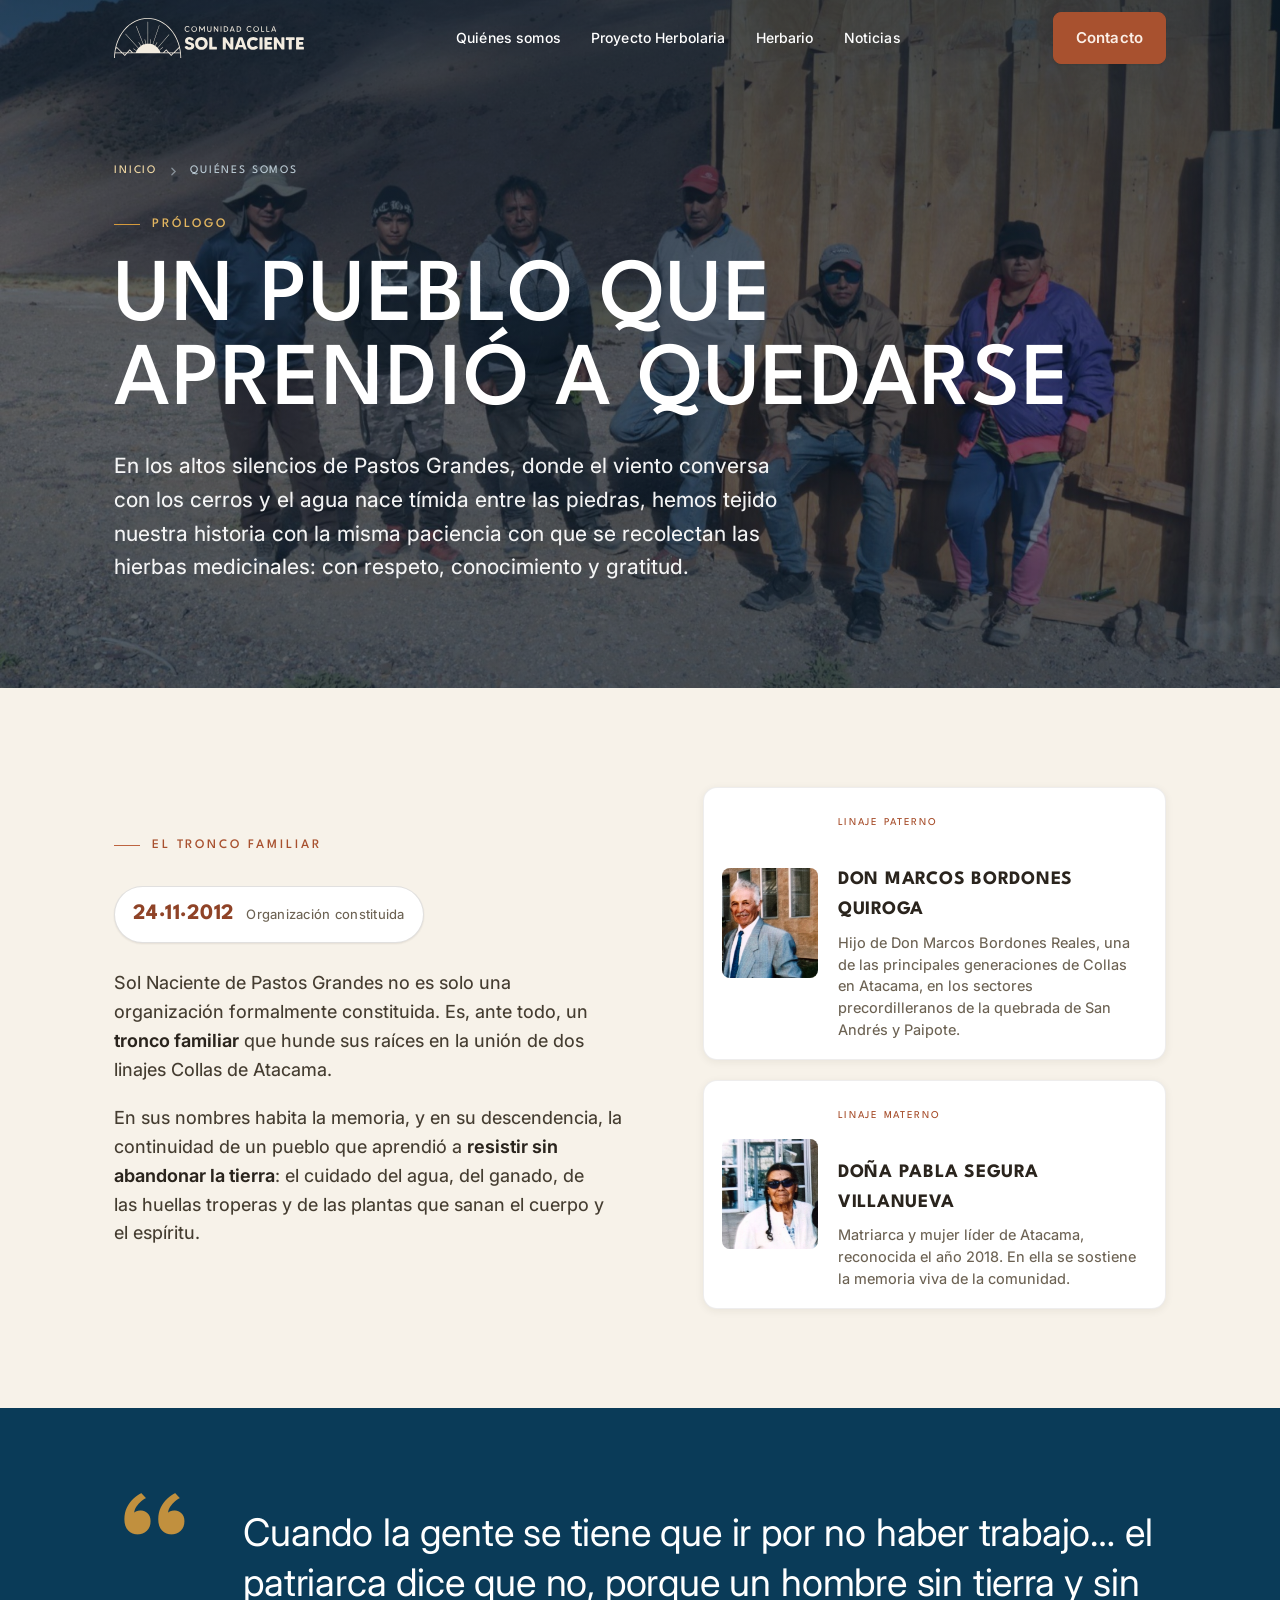
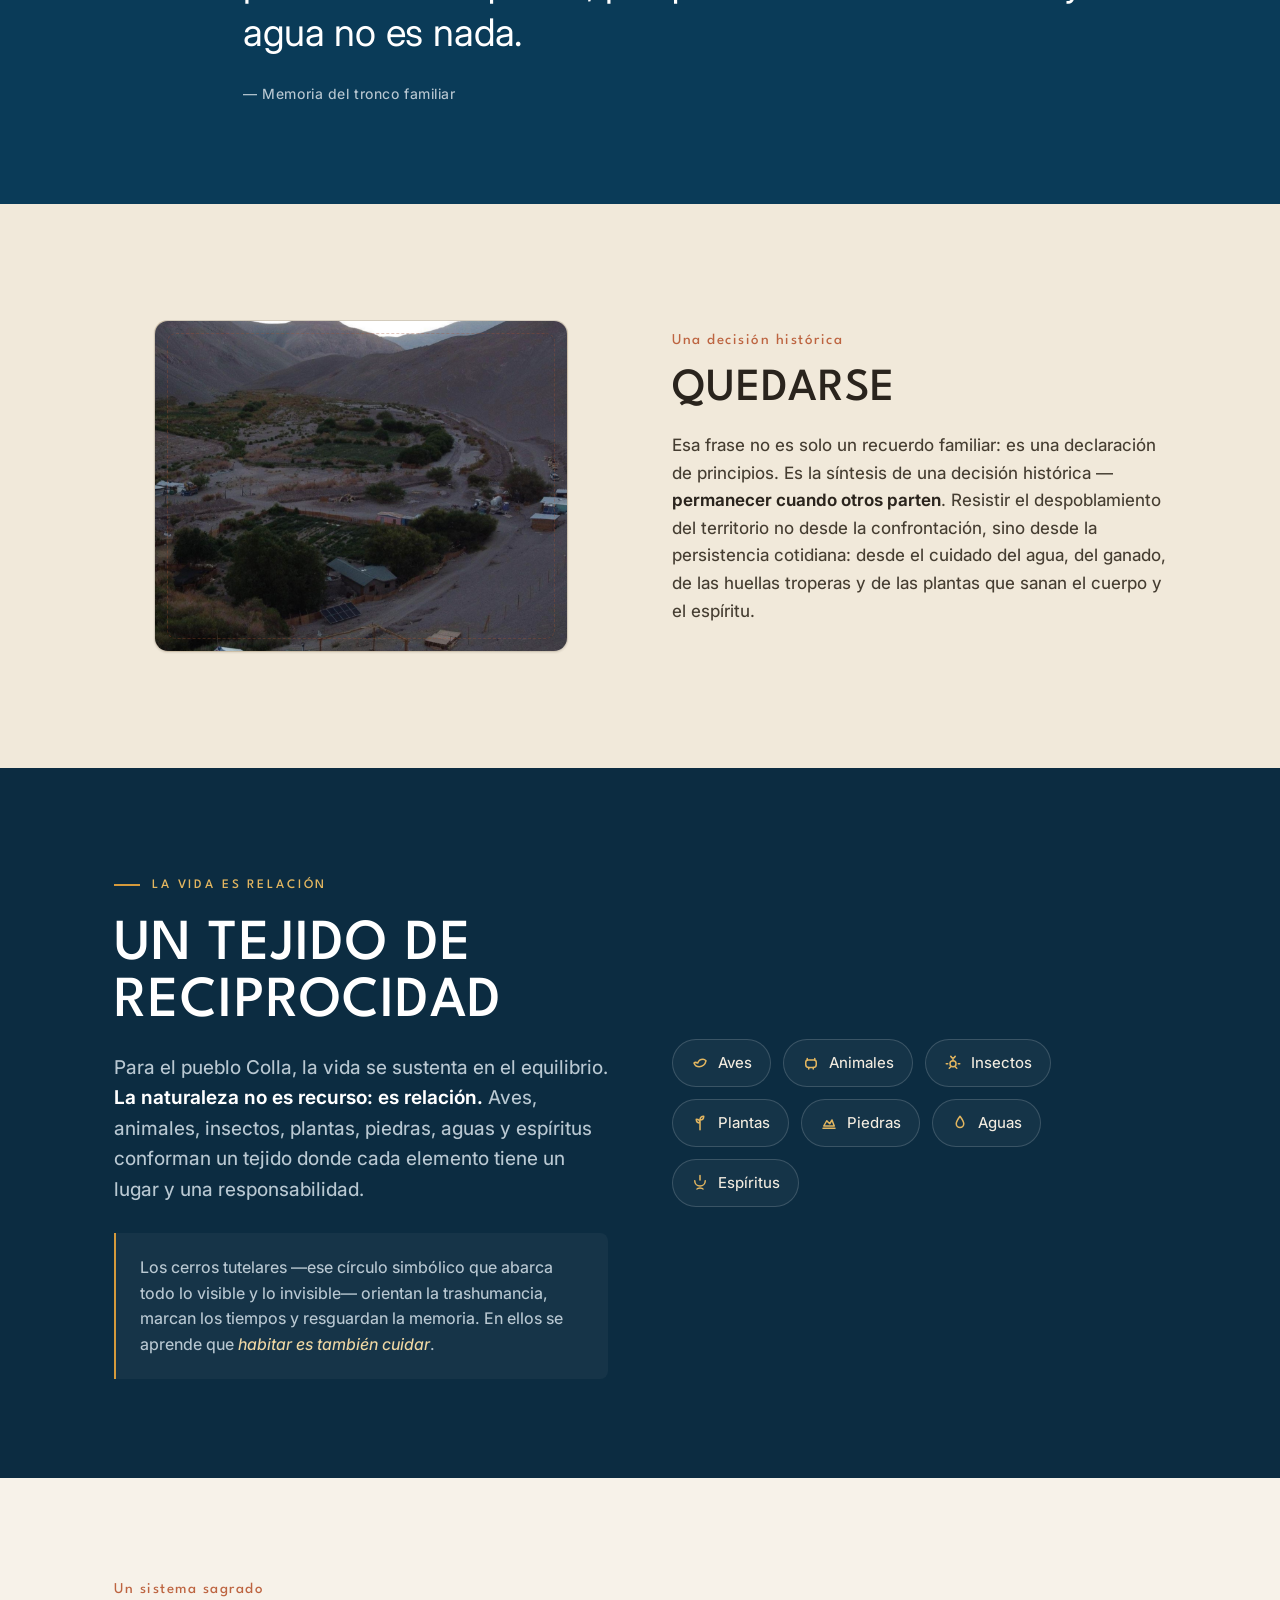
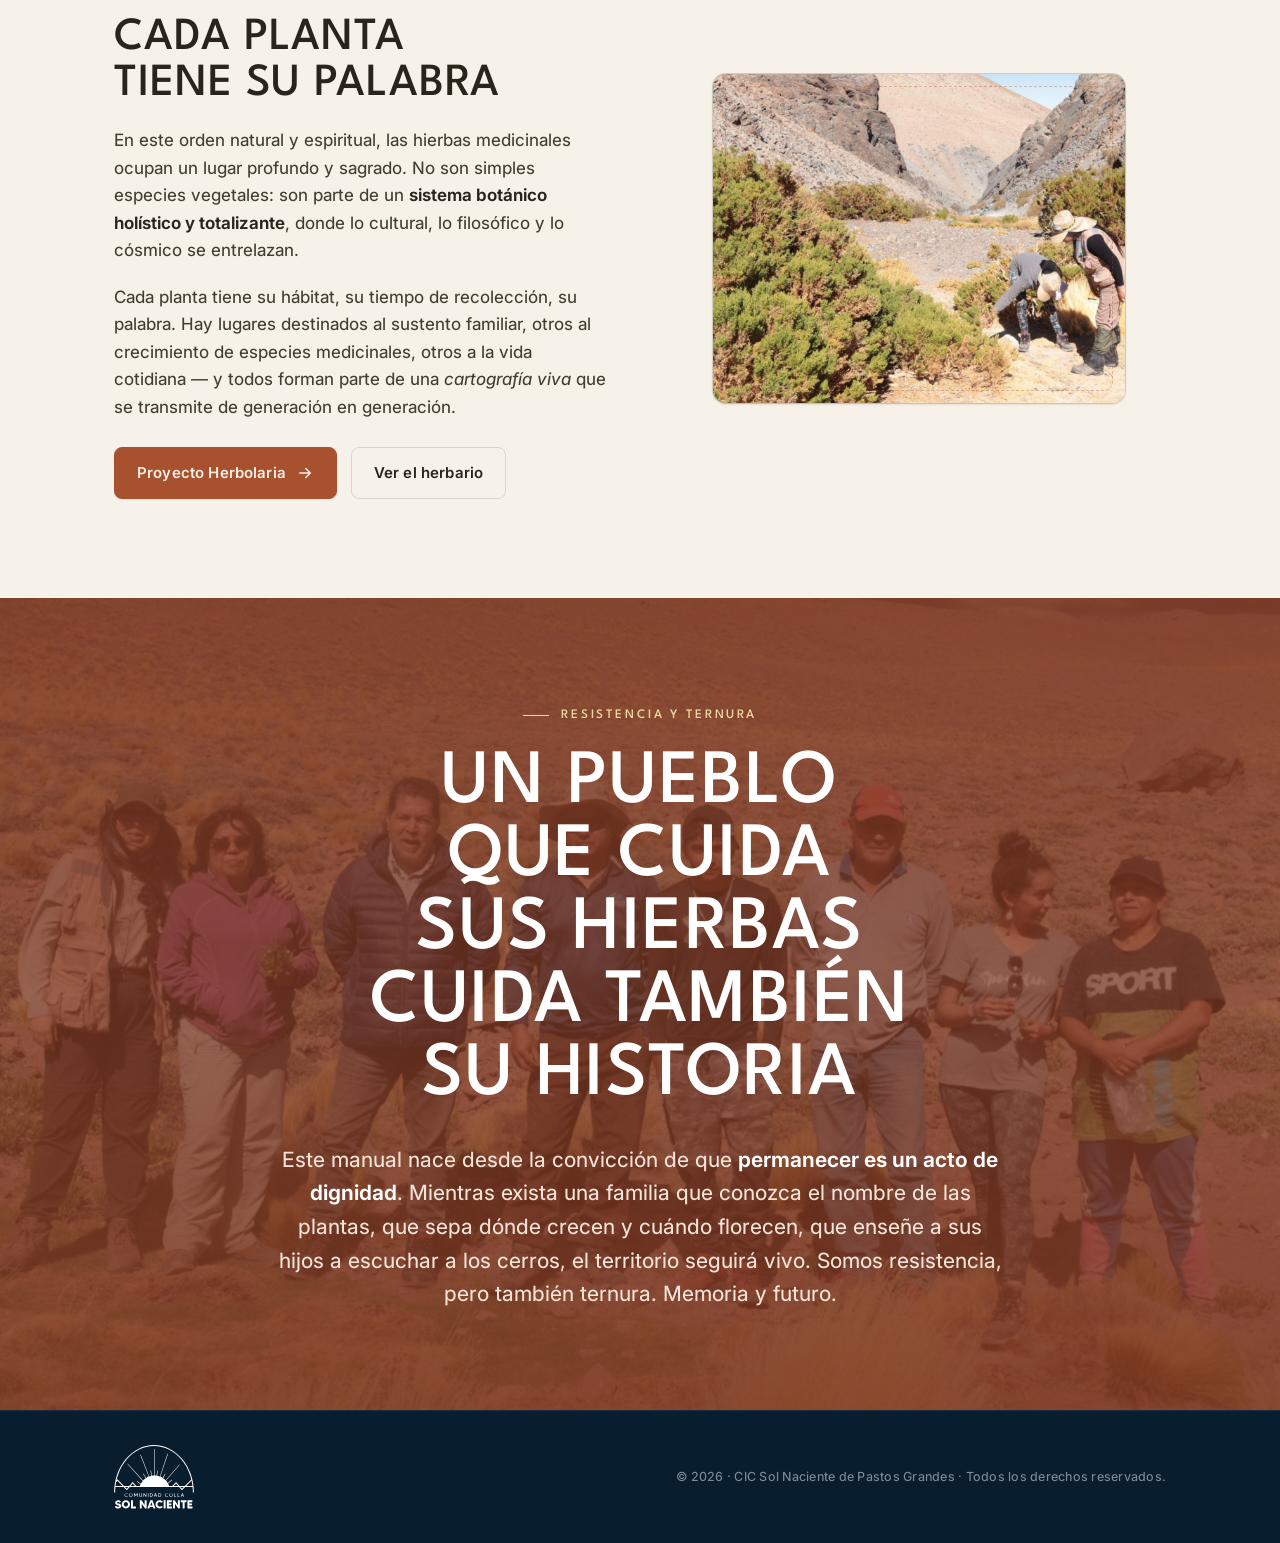
<file: quienes.html>
<!DOCTYPE html>
<html lang="es">
<head>
<meta charset="UTF-8" />
<meta name="viewport" content="width=device-width, initial-scale=1" />
<title>Quiénes somos · CIC Sol Naciente de Pastos Grandes</title>
<meta name="description" content="Prólogo de la Comunidad Indígena Colla Sol Naciente de Pastos Grandes: un tronco familiar que aprendió a resistir sin abandonar la tierra en los altos de Atacama." />
<link rel="preconnect" href="https://fonts.googleapis.com" />
<link rel="preconnect" href="https://fonts.gstatic.com" crossorigin />
<link href="https://fonts.googleapis.com/css2?family=Inter:wght@400;450;500;600;650;700&display=swap" rel="stylesheet" />
<link rel="stylesheet" href="styles.css" />
</head>
<body class="herbo-page">

<!-- ============ SVG defs: rising-sun mark ============ -->
<svg width="0" height="0" style="position:absolute" aria-hidden="true">
  <symbol id="sol-mark" viewBox="0 0 64 64">
    <g fill="none" stroke="currentColor" stroke-width="3" stroke-linecap="round" stroke-linejoin="round">
      <line x1="6" y1="46" x2="58" y2="46" />
      <path d="M19 46 a13 13 0 0 1 26 0" fill="currentColor" stroke="none" />
      <line x1="32" y1="10" x2="32" y2="20" />
      <line x1="14" y1="17" x2="20" y2="24" />
      <line x1="50" y1="17" x2="44" y2="24" />
      <line x1="6" y1="33" x2="14" y2="35" />
      <line x1="58" y1="33" x2="50" y2="35" />
      <path d="M10 54 l8 -4 l8 4 l8 -4 l8 4 l8 -4 l4 2" />
    </g>
  </symbol>
  <symbol id="logo-colla" viewBox="0 0 157 126">
  <path d="M78.5 0C88.836 0 99.0654 2.43 108.602 7.14453C118.137 11.8586 126.788 18.762 134.067 27.4502C141.346 36.1381 147.113 46.4433 151.045 57.7734C154.977 69.1039 157 81.2437 157 93.5H155C155 89.8155 154.813 86.1423 154.444 82.5H139.914L133.455 88.959L127.742 82.5H30.7578L25.0449 88.959L18.5859 82.5H2.55566C2.1868 86.1423 2 89.8155 2 93.5H0C8.39314e-07 81.2438 2.02299 69.1048 5.95508 57.7744C9.88722 46.444 15.6535 36.1382 22.9326 27.4502C30.2119 18.762 38.8633 11.8586 48.3984 7.14453C57.9346 2.43 68.164 0 78.5 0ZM24.9551 86.041L28.0879 82.5H21.4141L24.9551 86.041ZM133.545 86.041L137.086 82.5H130.412L133.545 86.041ZM4.20703 72.707L4.03613 72.5361C3.51831 75.1668 3.09855 77.8241 2.77734 80.5H16.5859L6.5 70.4141L4.20703 72.707ZM78.5 2C68.4811 2 58.5544 4.35491 49.2852 8.9375C40.0151 13.5205 31.5795 20.244 24.4658 28.7344C17.3519 37.2252 11.7011 47.3148 7.84375 58.4297C6.60356 62.0033 5.55757 65.6601 4.70801 69.377L6.5 67.5859L19.4141 80.5H29.8564L36.4551 73.041L43.9141 80.5H50.6797C51.0502 79.4321 51.4779 78.3911 51.96 77.3809L45.2031 72.4023C44.981 72.2385 44.9339 71.9253 45.0977 71.7031C45.2615 71.481 45.5747 71.4339 45.7969 71.5977L52.4121 76.4727C53.4982 74.3793 54.8198 72.4279 56.3418 70.6533L26.6289 37.8359C26.4436 37.6312 26.4594 37.3142 26.6641 37.1289C26.8688 36.9436 27.1858 36.9594 27.3711 37.1641L57.0098 69.8994C58.5751 68.1911 60.3328 66.662 62.248 65.3457L57.0791 57.2695C56.9303 57.037 56.998 56.728 57.2305 56.5791C57.463 56.4303 57.772 56.498 57.9209 56.7305L63.0811 64.7939C64.653 63.7876 66.323 62.921 68.0742 62.2129L51.5342 19.6816C51.4341 19.4244 51.5613 19.1344 51.8184 19.0342C52.0756 18.9341 52.3656 19.0613 52.4658 19.3184L69.0068 61.8545C70.4587 61.3224 71.962 60.8969 73.5078 60.5889L71.5098 50.5977C71.4558 50.327 71.6317 50.0639 71.9023 50.0098C72.173 49.9558 72.4361 50.1317 72.4902 50.4023L74.4912 60.4092C75.8012 60.1927 77.1393 60.0614 78.5 60.0176V9C78.5 8.72386 78.7239 8.5 79 8.5C79.2761 8.5 79.5 8.72386 79.5 9V60C80.9156 60 82.3085 60.0975 83.6729 60.2842L85.0049 50.4326C85.0421 50.1592 85.2939 49.9679 85.5674 50.0049C85.8408 50.0421 86.0321 50.2939 85.9951 50.5674L84.6611 60.4365C86.5136 60.7523 88.3088 61.2353 90.0312 61.8691L105.026 17.3408C105.114 17.0792 105.398 16.9384 105.659 17.0264C105.921 17.1145 106.062 17.3976 105.974 17.6592L90.9648 62.2295C92.657 62.9165 94.2729 63.7516 95.7979 64.7178L100.06 56.7637C100.19 56.5205 100.493 56.4292 100.736 56.5596C100.98 56.6901 101.071 56.993 100.94 57.2363L96.6377 65.2676C98.4016 66.4681 100.032 67.8494 101.505 69.3838L128.122 38.6729C128.303 38.4642 128.618 38.4414 128.827 38.6221C129.036 38.8029 129.059 39.1185 128.878 39.3271L102.188 70.1211C103.469 71.546 104.617 73.0921 105.613 74.7402L113.186 68.6113C113.4 68.4377 113.715 68.471 113.889 68.6855C114.062 68.9002 114.029 69.215 113.814 69.3887L106.124 75.6133C106.993 77.1636 107.73 78.7976 108.32 80.5H114.586L122.045 73.041L128.644 80.5H139.086L151.892 67.6934C151.12 64.5551 150.209 61.4623 149.156 58.4297C145.299 47.3148 139.648 37.2252 132.534 28.7344C125.421 20.244 116.985 13.5205 107.715 8.9375C98.4456 4.35491 88.5189 2 78.5 2ZM32.5264 80.5H41.0859L36.5439 75.958L32.5264 80.5ZM117.414 80.5H125.974L121.956 75.958L117.414 80.5ZM141.914 80.5H154.223C153.797 76.9559 153.198 73.4447 152.429 69.9844L141.914 80.5Z" fill="currentColor"/>
<path d="M148.23 121.142H153.519C153.973 121.142 154.336 121.505 154.336 121.959V124.002C154.336 124.456 153.973 124.819 153.519 124.819H145.165C144.711 124.819 144.348 124.456 144.348 124.002V109.747C144.348 109.293 144.711 108.93 145.165 108.93H153.314C153.768 108.93 154.131 109.293 154.131 109.747V111.79C154.131 112.222 153.768 112.585 153.314 112.585H148.23V115.059H152.588C153.042 115.059 153.405 115.422 153.405 115.876V117.715C153.405 118.169 153.042 118.532 152.588 118.532H148.23V121.142Z" fill="currentColor"/>
<path d="M141.724 108.93C142.178 108.93 142.542 109.293 142.542 109.747V111.79C142.542 112.222 142.178 112.585 141.724 112.585H138.819V124.002C138.819 124.456 138.456 124.819 138.002 124.819H135.732C135.301 124.819 134.937 124.456 134.937 124.002V112.585H132.032C131.578 112.585 131.215 112.222 131.215 111.79V109.747C131.215 109.293 131.578 108.93 132.032 108.93H141.724Z" fill="currentColor"/>
<path d="M125.498 109.747C125.498 109.293 125.861 108.93 126.315 108.93H128.608C129.039 108.93 129.403 109.293 129.403 109.747V124.002C129.403 124.456 129.039 124.819 128.608 124.819H126.656C126.247 124.819 125.862 124.615 125.657 124.275L119.801 115.558V124.002C119.801 124.456 119.438 124.819 119.006 124.819H116.714C116.26 124.819 115.897 124.456 115.897 124.002V109.747C115.897 109.293 116.26 108.93 116.714 108.93H118.666C119.075 108.93 119.438 109.134 119.665 109.475L125.498 118.191V109.747Z" fill="currentColor"/>
<path d="M107.747 121.142H113.036C113.49 121.142 113.853 121.505 113.853 121.959V124.002C113.853 124.456 113.49 124.819 113.036 124.819H104.683C104.229 124.819 103.865 124.456 103.865 124.002V109.747C103.865 109.293 104.229 108.93 104.683 108.93H112.831C113.285 108.93 113.649 109.293 113.649 109.747V111.79C113.649 112.222 113.285 112.585 112.831 112.585H107.747V115.059H112.105C112.559 115.059 112.922 115.422 112.922 115.876V117.715C112.922 118.169 112.559 118.532 112.105 118.532H107.747V121.142Z" fill="currentColor"/>
<path d="M97.4867 109.747C97.4867 109.293 97.8499 108.93 98.3038 108.93H100.574C101.028 108.93 101.391 109.293 101.391 109.747V124.002C101.391 124.456 101.028 124.819 100.574 124.819H98.3038C97.8499 124.819 97.4867 124.456 97.4867 124.002V109.747Z" fill="currentColor"/>
<path d="M89.5545 121.369C90.7122 121.369 91.6428 120.961 92.3011 120.348C92.5962 120.098 92.9821 120.053 93.2998 120.257L95.2065 121.528C95.6378 121.8 95.7059 122.391 95.3427 122.776C93.9127 124.229 91.8925 125.092 89.5545 125.092C84.8559 125.092 81.4965 121.573 81.4965 116.875C81.4965 112.153 84.8559 108.635 89.5545 108.635C91.8925 108.635 93.9127 109.52 95.3427 110.973C95.7059 111.336 95.6378 111.949 95.2065 112.221L93.2998 113.493C92.9821 113.697 92.5962 113.652 92.3011 113.402C91.6428 112.766 90.7122 112.38 89.5545 112.38C86.7853 112.38 85.378 114.628 85.378 116.875C85.378 119.122 86.7853 121.369 89.5545 121.369Z" fill="currentColor"/>
<path d="M78.0846 124.819C77.6306 124.819 77.2447 124.524 77.1085 124.116L76.4049 121.846H70.3897L69.686 124.116C69.5498 124.524 69.164 124.819 68.71 124.819H66.2358C65.8272 124.819 65.5321 124.411 65.6683 124.002L70.8664 109.588C71.0025 109.203 71.3884 108.93 71.8197 108.93H74.9748C75.4061 108.93 75.792 109.203 75.9282 109.588L81.1035 124.002C81.2624 124.411 80.9673 124.819 80.536 124.819H78.0846ZM71.3203 118.918H75.4742L73.3859 112.29L71.3203 118.918Z" fill="currentColor"/>
<path d="M60.1107 109.747C60.1107 109.293 60.4739 108.93 60.9278 108.93H63.2204C63.6517 108.93 64.0149 109.293 64.0149 109.747V124.002C64.0149 124.456 63.6517 124.819 63.2204 124.819H61.2683C60.8597 124.819 60.4739 124.615 60.2696 124.275L54.4133 115.558V124.002C54.4133 124.456 54.0501 124.819 53.6188 124.819H51.3263C50.8723 124.819 50.5091 124.456 50.5091 124.002V109.747C50.5091 109.293 50.8723 108.93 51.3263 108.93H53.2783C53.6869 108.93 54.0501 109.134 54.2771 109.475L60.1107 118.191V109.747Z" fill="currentColor"/>
<path d="M37.0668 121.142H42.1967C42.628 121.142 42.9912 121.505 42.9912 121.959V124.002C42.9912 124.456 42.628 124.819 42.1967 124.819H33.9798C33.5485 124.819 33.1853 124.456 33.1853 124.002V109.747C33.1853 109.293 33.5485 108.93 33.9798 108.93H36.2723C36.7036 108.93 37.0668 109.293 37.0668 109.747V121.142Z" fill="currentColor"/>
<path d="M23.17 108.658C27.8687 108.658 31.2508 112.176 31.2508 116.875C31.2508 121.596 27.8687 125.114 23.17 125.114C18.4714 125.114 15.0892 121.596 15.0892 116.875C15.0892 112.176 18.4714 108.658 23.17 108.658ZM23.17 121.369C25.9393 121.369 27.3466 119.122 27.3466 116.875C27.3466 114.628 25.9393 112.403 23.17 112.403C20.4008 112.403 18.9934 114.628 18.9934 116.875C18.9934 119.122 20.4008 121.369 23.17 121.369Z" fill="currentColor"/>
<path d="M9.08076 115.377C12.9623 116.466 14.0972 117.669 14.0972 120.166C14.0972 122.754 11.85 125.092 7.87773 125.092C5.24467 125.092 2.7478 124.184 1.74905 121.868C1.56746 121.437 1.81715 120.938 2.27113 120.779L4.33672 120.143C4.6999 120.03 5.08578 120.166 5.29007 120.507C5.67594 121.188 6.4931 121.8 7.83233 121.8C9.17156 121.8 10.1476 121.278 10.1476 120.234C10.1476 119.031 8.60409 118.872 6.81088 118.418C3.63305 117.624 2.18033 116.171 2.18033 113.515C2.18033 110.451 4.7226 108.635 8.01392 108.635C10.42 108.635 12.4856 109.747 13.3708 111.722C13.5751 112.176 13.3254 112.721 12.8261 112.834L10.7605 113.356C10.42 113.425 10.0568 113.288 9.87522 112.993C9.55744 112.426 8.92187 111.972 7.85503 111.972C6.72009 111.972 5.94833 112.585 5.94833 113.493C5.94833 114.741 7.85503 115.036 9.08076 115.377Z" fill="currentColor"/>
<path d="M136.82 102C136.657 102 136.525 101.898 136.474 101.756L135.956 100.283H132.908L132.39 101.756C132.339 101.898 132.207 102 132.054 102H131.465C131.343 102 131.252 101.878 131.303 101.756L133.772 95.1214C133.822 94.9791 133.954 94.8877 134.107 94.8877H134.757C134.909 94.8877 135.042 94.9791 135.092 95.1214L137.572 101.756C137.612 101.878 137.521 102 137.399 102H136.82ZM133.243 99.3583H135.631L134.432 95.9749L133.243 99.3583Z" fill="currentColor"/>
<path d="M126.059 101.075H128.711C128.864 101.075 128.985 101.197 128.985 101.34V101.726C128.985 101.878 128.864 102 128.711 102H125.318C125.165 102 125.043 101.878 125.043 101.726V95.162C125.043 95.0096 125.165 94.8877 125.318 94.8877H125.785C125.937 94.8877 126.059 95.0096 126.059 95.162V101.075Z" fill="currentColor"/>
<path d="M119.373 101.075H122.025C122.177 101.075 122.299 101.197 122.299 101.34V101.726C122.299 101.878 122.177 102 122.025 102H118.632C118.479 102 118.357 101.878 118.357 101.726V95.162C118.357 95.0096 118.479 94.8877 118.632 94.8877H119.099C119.251 94.8877 119.373 95.0096 119.373 95.162V101.075Z" fill="currentColor"/>
<path d="M111.958 94.7658C114.061 94.7658 115.565 96.361 115.565 98.4439C115.565 100.527 114.061 102.132 111.958 102.132C109.845 102.132 108.341 100.527 108.341 98.4439C108.341 96.361 109.845 94.7658 111.958 94.7658ZM111.958 101.177C113.614 101.177 114.539 99.8257 114.539 98.4439C114.539 97.0621 113.614 95.7107 111.958 95.7107C110.302 95.7107 109.378 97.0621 109.378 98.4439C109.378 99.8257 110.302 101.177 111.958 101.177Z" fill="currentColor"/>
<path d="M103.377 101.177C104.149 101.177 104.769 100.882 105.206 100.425C105.297 100.324 105.44 100.303 105.551 100.384L105.938 100.638C106.08 100.73 106.11 100.933 105.988 101.055C105.348 101.715 104.434 102.122 103.377 102.122C101.274 102.122 99.76 100.527 99.76 98.4438C99.76 96.361 101.274 94.7556 103.377 94.7556C104.434 94.7556 105.348 95.162 105.988 95.8326C106.11 95.9545 106.08 96.1578 105.938 96.2492L105.551 96.5032C105.44 96.5743 105.297 96.554 105.206 96.4626C104.769 96.0053 104.149 95.7107 103.377 95.7107C101.721 95.7107 100.796 97.062 100.796 98.4438C100.796 99.8257 101.721 101.177 103.377 101.177Z" fill="currentColor"/>
<path d="M89.1499 94.8877C91.5681 94.8877 92.8584 96.4321 92.8584 98.4438C92.8584 100.456 91.5681 102 89.1499 102H87.4125C87.26 102 87.1381 101.878 87.1381 101.726V95.162C87.1381 95.0096 87.26 94.8877 87.4125 94.8877H89.1499ZM89.1499 101.075C90.8365 101.075 91.8322 100.039 91.8322 98.4438C91.8322 96.8487 90.8365 95.8123 89.1499 95.8123H88.1542V101.075H89.1499Z" fill="currentColor"/>
<path d="M83.7564 102C83.5938 102 83.4618 101.898 83.4109 101.756L82.8928 100.283H79.8446L79.3265 101.756C79.2757 101.898 79.1436 102 78.9912 102H78.4019C78.2799 102 78.1885 101.878 78.2393 101.756L80.7083 95.1214C80.7591 94.9791 80.8912 94.8877 81.0436 94.8877H81.6938C81.8462 94.8877 81.9783 94.9791 82.0291 95.1214L84.5083 101.756C84.5489 101.878 84.4575 102 84.3355 102H83.7564ZM80.1799 99.3583H82.5676L81.3687 95.9749L80.1799 99.3583Z" fill="currentColor"/>
<path d="M72.5729 94.8877C74.9911 94.8877 76.2815 96.4321 76.2815 98.4438C76.2815 100.456 74.9911 102 72.5729 102H70.8355C70.6831 102 70.5612 101.878 70.5612 101.726V95.162C70.5612 95.0096 70.6831 94.8877 70.8355 94.8877H72.5729ZM72.5729 101.075C74.2596 101.075 75.2553 100.039 75.2553 98.4438C75.2553 96.8487 74.2596 95.8123 72.5729 95.8123H71.5772V101.075H72.5729Z" fill="currentColor"/>
<path d="M66.4946 95.162C66.4946 95.0096 66.6166 94.8877 66.769 94.8877H67.2465C67.3989 94.8877 67.5208 95.0096 67.5208 95.162V101.726C67.5208 101.878 67.3989 102 67.2465 102H66.769C66.6166 102 66.4946 101.878 66.4946 101.726V95.162Z" fill="currentColor"/>
<path d="M62.4261 95.162C62.4261 95.0096 62.548 94.8877 62.7004 94.8877H63.1779C63.3202 94.8877 63.4421 95.0096 63.4421 95.162V101.726C63.4421 101.878 63.3202 102 63.1779 102H62.7918C62.6496 102 62.5074 101.929 62.4261 101.807L58.8699 96.7572V101.726C58.8699 101.878 58.748 102 58.6058 102H58.1282C57.9758 102 57.8539 101.878 57.8539 101.726V95.162C57.8539 95.0096 57.9758 94.8877 58.1282 94.8877H58.5042C58.6566 94.8877 58.7886 94.9588 58.8801 95.0807L62.4261 100.12V95.162Z" fill="currentColor"/>
<path d="M54.0654 94.8877H54.5327C54.6851 94.8877 54.8071 95.0096 54.8071 95.162V99.2973C54.8071 101.147 53.8418 102.122 52.1044 102.122C50.3771 102.122 49.4017 101.147 49.4017 99.2973V95.162C49.4017 95.0096 49.5237 94.8877 49.6761 94.8877H50.1536C50.306 94.8877 50.4279 95.0096 50.4279 95.162V99.1144C50.4279 100.628 51.0884 101.167 52.1044 101.167C53.1306 101.167 53.791 100.628 53.791 99.1144V95.162C53.791 95.0096 53.913 94.8877 54.0654 94.8877Z" fill="currentColor"/>
<path d="M45.1912 95.0909C45.2827 94.9588 45.4249 94.8877 45.5671 94.8877H46.0752C46.2276 94.8877 46.3495 95.0096 46.3495 95.162V101.726C46.3495 101.878 46.2276 102 46.0752 102H45.5976C45.4554 102 45.3335 101.878 45.3335 101.726V96.7674L42.9559 100.273C42.9153 100.334 42.8442 100.374 42.7629 100.374H42.6409C42.5597 100.374 42.4987 100.334 42.4479 100.273L40.0704 96.7674V101.726C40.0704 101.878 39.9484 102 39.8062 102H39.3287C39.1762 102 39.0543 101.878 39.0543 101.726V95.162C39.0543 95.0096 39.1762 94.8877 39.3287 94.8877H39.8367C39.9891 94.8877 40.1212 94.9588 40.2126 95.0909L42.7019 98.7995L45.1912 95.0909Z" fill="currentColor"/>
<path d="M32.6555 94.7658C34.7587 94.7658 36.2624 96.361 36.2624 98.4439C36.2624 100.527 34.7587 102.132 32.6555 102.132C30.5421 102.132 29.0384 100.527 29.0384 98.4439C29.0384 96.361 30.5421 94.7658 32.6555 94.7658ZM32.6555 101.177C34.3116 101.177 35.2362 99.8257 35.2362 98.4439C35.2362 97.0621 34.3116 95.7107 32.6555 95.7107C30.9994 95.7107 30.0748 97.0621 30.0748 98.4439C30.0748 99.8257 30.9994 101.177 32.6555 101.177Z" fill="currentColor"/>
<path d="M24.0743 101.177C24.8465 101.177 25.4663 100.882 25.9032 100.425C25.9946 100.324 26.1369 100.303 26.2487 100.384L26.6347 100.638C26.777 100.73 26.8075 100.933 26.6855 101.055C26.0454 101.715 25.131 102.122 24.0743 102.122C21.9711 102.122 20.4572 100.527 20.4572 98.4438C20.4572 96.361 21.9711 94.7556 24.0743 94.7556C25.131 94.7556 26.0454 95.162 26.6855 95.8326C26.8075 95.9545 26.777 96.1578 26.6347 96.2492L26.2487 96.5032C26.1369 96.5743 25.9946 96.554 25.9032 96.4626C25.4663 96.0053 24.8465 95.7107 24.0743 95.7107C22.4182 95.7107 21.4936 97.062 21.4936 98.4438C21.4936 99.8257 22.4182 101.177 24.0743 101.177Z" fill="currentColor"/>
  </symbol>
  <symbol id="logo-colla-h" viewBox="0 0 204 43">
  <path d="M36.0674 0C40.8163 0 45.517 1.11609 49.8984 3.28223C54.2794 5.44815 58.2541 8.6205 61.5986 12.6123C64.943 16.604 67.5928 21.3392 69.3994 26.5449C71.2059 31.7505 72.1347 37.328 72.1348 42.959H71.2158C71.2158 41.2662 71.1294 39.5787 70.96 37.9053H64.2852L61.3174 40.873L58.6924 37.9053H14.1318L11.5068 40.873L8.53906 37.9053H1.1748C1.00533 39.5787 0.918962 41.2662 0.918945 42.959H0C5.29103e-05 37.3279 0.929742 31.7506 2.73633 26.5449C4.54295 21.3392 7.1918 16.604 10.5361 12.6123C13.8807 8.62045 17.8563 5.44816 22.2373 3.28223C26.6186 1.11622 31.3186 2.85208e-05 36.0674 0ZM11.4658 39.5322L12.9053 37.9053H9.83887L11.4658 39.5322ZM61.3584 39.5322L62.9854 37.9053H59.9189L61.3584 39.5322ZM1.93262 33.4062L1.85547 33.3291C1.6177 34.5372 1.42486 35.7574 1.27734 36.9863H7.62012L2.98633 32.3525L1.93262 33.4062ZM36.0674 0.918945C31.4642 0.918974 26.9033 2.00096 22.6445 4.10645C18.3854 6.2121 14.5096 9.30123 11.2412 13.2021C7.97269 17.1033 5.3758 21.739 3.60352 26.8457C3.03392 28.487 2.55432 30.1669 2.16406 31.874L2.98633 31.0527L8.91992 36.9863H13.7178L16.75 33.5596L20.1768 36.9863H23.2881C23.4582 36.4962 23.6538 36.0184 23.875 35.5547L20.7686 33.2666C20.6668 33.1914 20.6458 33.0473 20.7207 32.9453C20.796 32.8433 20.9399 32.8213 21.042 32.8965L24.0811 35.1367C24.5801 34.1748 25.1874 33.2783 25.8867 32.4629L12.2354 17.3848C12.1503 17.2908 12.1572 17.1448 12.251 17.0596C12.345 16.9746 12.4901 16.9823 12.5752 17.0762L26.1934 32.1162C26.9126 31.3313 27.7206 30.6292 28.6006 30.0244L26.2256 26.3135C26.1573 26.2067 26.1883 26.0646 26.2949 25.9961C26.4017 25.9278 26.5438 25.9588 26.6123 26.0654L28.9834 29.7715C29.7055 29.3092 30.4729 28.9123 31.2773 28.5869L23.6777 9.04297C23.6319 8.92486 23.6906 8.79215 23.8086 8.74609C23.9268 8.70011 24.0595 8.75871 24.1055 8.87695L31.7061 28.4209C32.373 28.1765 33.0633 27.9804 33.7734 27.8389L32.8555 23.248C32.8308 23.1238 32.9119 23.0025 33.0361 22.9775C33.1604 22.9528 33.2818 23.0339 33.3066 23.1582L34.2256 27.7549C34.8274 27.6554 35.4423 27.5963 36.0674 27.5762V4.13477C36.0676 4.00821 36.1703 3.9055 36.2969 3.90527C36.4236 3.90527 36.5262 4.00807 36.5264 4.13477V27.5674C37.1765 27.5674 37.8167 27.6135 38.4434 27.6992L39.0557 23.1729C39.0727 23.0471 39.1887 22.9586 39.3145 22.9756C39.4402 22.9926 39.5287 23.1087 39.5117 23.2344L38.8984 27.7686C39.7494 27.9136 40.574 28.1356 41.3652 28.4268L48.2549 7.96777C48.2953 7.84761 48.4257 7.78291 48.5459 7.82324C48.6661 7.86372 48.7309 7.99404 48.6904 8.11426L41.7939 28.5938C42.5713 28.9094 43.3141 29.2915 44.0146 29.7354L45.9727 26.0811C46.0326 25.9692 46.1723 25.9274 46.2842 25.9873C46.3958 26.0473 46.4376 26.1861 46.3779 26.2979L44.4004 29.9873C45.2111 30.5391 45.9589 31.1756 46.6357 31.8809L58.8672 17.7686C58.9503 17.6731 59.0947 17.6632 59.1904 17.7461C59.2862 17.8292 59.2969 17.9745 59.2139 18.0703L46.9502 32.2188C47.5384 32.8733 48.0665 33.5827 48.5244 34.3398L52.0039 31.5244C52.1025 31.4447 52.2473 31.46 52.3271 31.5586C52.4068 31.6572 52.3915 31.8021 52.293 31.8818L48.7588 34.7422C49.1577 35.4542 49.4953 36.2045 49.7666 36.9863H52.6475L56.0742 33.5596L59.1064 36.9863H63.9043L69.7861 31.1035C69.4316 29.6614 69.0149 28.2393 68.5312 26.8457C66.759 21.7391 64.163 17.1032 60.8945 13.2021C57.6261 9.30115 53.7494 6.21213 49.4902 4.10645C45.2315 2.00102 40.6706 0.918945 36.0674 0.918945ZM14.9443 36.9863H18.8779L16.79 34.8994L14.9443 36.9863ZM53.9473 36.9863H57.8799L56.0342 34.8994L53.9473 36.9863ZM65.2041 36.9863H70.8574C70.662 35.3586 70.3856 33.7465 70.0322 32.1572L65.2041 36.9863Z" fill="currentColor"/>
<path d="M198.872 30.8913H203.314C203.695 30.8913 204 31.1963 204 31.5775V33.2931C204 33.6743 203.695 33.9793 203.314 33.9793H196.299C195.918 33.9793 195.613 33.6743 195.613 33.2931V21.3222C195.613 20.9409 195.918 20.6359 196.299 20.6359H203.142C203.523 20.6359 203.828 20.9409 203.828 21.3222V23.0377C203.828 23.3999 203.523 23.7049 203.142 23.7049H198.872V25.7827H202.532C202.913 25.7827 203.218 26.0877 203.218 26.4689V28.0129C203.218 28.3941 202.913 28.6991 202.532 28.6991H198.872V30.8913Z" fill="currentColor"/>
<path d="M193.409 20.6359C193.791 20.6359 194.096 20.9409 194.096 21.3222V23.0377C194.096 23.3999 193.791 23.7049 193.409 23.7049H190.969V33.2931C190.969 33.6743 190.664 33.9793 190.283 33.9793H188.377C188.015 33.9793 187.71 33.6743 187.71 33.2931V23.7049H185.27C184.889 23.7049 184.584 23.3999 184.584 23.0377V21.3222C184.584 20.9409 184.889 20.6359 185.27 20.6359H193.409Z" fill="currentColor"/>
<path d="M179.783 21.3222C179.783 20.9409 180.088 20.6359 180.469 20.6359H182.394C182.757 20.6359 183.062 20.9409 183.062 21.3222V33.2931C183.062 33.6743 182.757 33.9793 182.394 33.9793H180.755C180.412 33.9793 180.088 33.8078 179.916 33.5218L174.998 26.202V33.2931C174.998 33.6743 174.693 33.9793 174.331 33.9793H172.406C172.025 33.9793 171.72 33.6743 171.72 33.2931V21.3222C171.72 20.9409 172.025 20.6359 172.406 20.6359H174.045C174.388 20.6359 174.693 20.8075 174.884 21.0934L179.783 28.4132V21.3222Z" fill="currentColor"/>
<path d="M164.876 30.8913H169.317C169.698 30.8913 170.003 31.1963 170.003 31.5775V33.2931C170.003 33.6743 169.698 33.9793 169.317 33.9793H162.302C161.921 33.9793 161.616 33.6743 161.616 33.2931V21.3222C161.616 20.9409 161.921 20.6359 162.302 20.6359H169.146C169.527 20.6359 169.832 20.9409 169.832 21.3222V23.0377C169.832 23.3999 169.527 23.7049 169.146 23.7049H164.876V25.7827H168.536C168.917 25.7827 169.222 26.0877 169.222 26.4689V28.0129C169.222 28.3941 168.917 28.6991 168.536 28.6991H164.876V30.8913Z" fill="currentColor"/>
<path d="M156.259 21.3222C156.259 20.9409 156.564 20.6359 156.946 20.6359H158.852C159.233 20.6359 159.538 20.9409 159.538 21.3222V33.2931C159.538 33.6743 159.233 33.9793 158.852 33.9793H156.946C156.564 33.9793 156.259 33.6743 156.259 33.2931V21.3222Z" fill="currentColor"/>
<path d="M149.598 31.0818C150.57 31.0818 151.352 30.7387 151.905 30.2241C152.152 30.0144 152.477 29.9763 152.743 30.1478L154.345 31.2153C154.707 31.444 154.764 31.9396 154.459 32.2637C153.258 33.4837 151.562 34.208 149.598 34.208C145.652 34.208 142.831 31.2534 142.831 27.3076C142.831 23.3427 145.652 20.3881 149.598 20.3881C151.562 20.3881 153.258 21.1315 154.459 22.3515C154.764 22.6565 154.707 23.1711 154.345 23.3999L152.743 24.4673C152.477 24.6389 152.152 24.6008 151.905 24.3911C151.352 23.8574 150.57 23.5333 149.598 23.5333C147.273 23.5333 146.091 25.4204 146.091 27.3076C146.091 29.1947 147.273 31.0818 149.598 31.0818Z" fill="currentColor"/>
<path d="M139.966 33.9793C139.585 33.9793 139.261 33.7315 139.146 33.3884L138.555 31.4822H133.504L132.913 33.3884C132.799 33.7315 132.475 33.9793 132.093 33.9793H130.016C129.672 33.9793 129.425 33.6362 129.539 33.2931L133.904 21.1887C134.019 20.8647 134.343 20.6359 134.705 20.6359H137.354C137.717 20.6359 138.041 20.8647 138.155 21.1887L142.501 33.2931C142.635 33.6362 142.387 33.9793 142.025 33.9793H139.966ZM134.285 29.0232H137.774L136.02 23.4571L134.285 29.0232Z" fill="currentColor"/>
<path d="M124.872 21.3222C124.872 20.9409 125.177 20.6359 125.558 20.6359H127.483C127.845 20.6359 128.15 20.9409 128.15 21.3222V33.2931C128.15 33.6743 127.845 33.9793 127.483 33.9793H125.844C125.501 33.9793 125.177 33.8078 125.005 33.5218L120.087 26.202V33.2931C120.087 33.6743 119.782 33.9793 119.42 33.9793H117.495C117.114 33.9793 116.809 33.6743 116.809 33.2931V21.3222C116.809 20.9409 117.114 20.6359 117.495 20.6359H119.134C119.477 20.6359 119.782 20.8075 119.973 21.0934L124.872 28.4132V21.3222Z" fill="currentColor"/>
<path d="M105.52 30.8913H109.828C110.19 30.8913 110.495 31.1963 110.495 31.5775V33.2931C110.495 33.6743 110.19 33.9793 109.828 33.9793H102.928C102.565 33.9793 102.26 33.6743 102.26 33.2931V21.3222C102.26 20.9409 102.565 20.6359 102.928 20.6359H104.853C105.215 20.6359 105.52 20.9409 105.52 21.3222V30.8913Z" fill="currentColor"/>
<path d="M93.8497 20.4072C97.7956 20.4072 100.636 23.3618 100.636 27.3076C100.636 31.2725 97.7956 34.2271 93.8497 34.2271C89.9039 34.2271 87.0637 31.2725 87.0637 27.3076C87.0637 23.3618 89.9039 20.4072 93.8497 20.4072ZM93.8497 31.0819C96.1753 31.0819 97.3571 29.1947 97.3571 27.3076C97.3571 25.4204 96.1753 23.5524 93.8497 23.5524C91.5242 23.5524 90.3423 25.4204 90.3423 27.3076C90.3423 29.1947 91.5242 31.0819 93.8497 31.0819Z" fill="currentColor"/>
<path d="M82.0179 26.0495C85.2775 26.9644 86.2306 27.9747 86.2306 30.0715C86.2306 32.2446 84.3435 34.208 81.0076 34.208C78.7965 34.208 76.6996 33.4455 75.8609 31.5012C75.7084 31.139 75.9181 30.7197 76.2993 30.5862L78.034 30.0525C78.339 29.9572 78.663 30.0715 78.8346 30.3575C79.1586 30.9293 79.8449 31.444 80.9695 31.444C82.0942 31.444 82.9138 31.0056 82.9138 30.1287C82.9138 29.1184 81.6176 28.985 80.1117 28.6038C77.4431 27.9366 76.2231 26.7166 76.2231 24.4864C76.2231 21.913 78.358 20.3881 81.122 20.3881C83.1426 20.3881 84.8772 21.3221 85.6206 22.9805C85.7922 23.3617 85.5825 23.8192 85.1632 23.9145L83.4285 24.353C83.1426 24.4101 82.8376 24.2958 82.6851 24.048C82.4182 23.5714 81.8845 23.1902 80.9886 23.1902C80.0355 23.1902 79.3874 23.7048 79.3874 24.4673C79.3874 25.5157 80.9886 25.7635 82.0179 26.0495Z" fill="currentColor"/>
<path d="M173.53 14.8161C173.393 14.8161 173.282 14.7307 173.239 14.6113L172.804 13.3741H170.245L169.809 14.6113C169.767 14.7307 169.656 14.8161 169.528 14.8161H169.033C168.93 14.8161 168.854 14.7137 168.896 14.6113L170.97 9.03956C171.012 8.9201 171.123 8.84331 171.251 8.84331H171.797C171.925 8.84331 172.036 8.9201 172.079 9.03956L174.161 14.6113C174.195 14.7137 174.118 14.8161 174.016 14.8161H173.53ZM170.526 12.5976H172.531L171.524 9.75629L170.526 12.5976Z" fill="currentColor"/>
<path d="M164.493 14.0396H166.72C166.848 14.0396 166.951 14.142 166.951 14.2614V14.5857C166.951 14.7137 166.848 14.8161 166.72 14.8161H163.87C163.742 14.8161 163.64 14.7137 163.64 14.5857V9.07369C163.64 8.9457 163.742 8.84331 163.87 8.84331H164.263C164.391 8.84331 164.493 8.9457 164.493 9.07369V14.0396Z" fill="currentColor"/>
<path d="M158.878 14.0396H161.105C161.233 14.0396 161.336 14.142 161.336 14.2614V14.5857C161.336 14.7137 161.233 14.8161 161.105 14.8161H158.256C158.128 14.8161 158.025 14.7137 158.025 14.5857V9.07369C158.025 8.9457 158.128 8.84331 158.256 8.84331H158.648C158.776 8.84331 158.878 8.9457 158.878 9.07369V14.0396Z" fill="currentColor"/>
<path d="M152.652 8.74095C154.418 8.74095 155.681 10.0806 155.681 11.8297C155.681 13.5789 154.418 14.927 152.652 14.927C150.877 14.927 149.614 13.5789 149.614 11.8297C149.614 10.0806 150.877 8.74095 152.652 8.74095ZM152.652 14.125C154.042 14.125 154.819 12.9901 154.819 11.8297C154.819 10.6693 154.042 9.53447 152.652 9.53447C151.261 9.53447 150.484 10.6693 150.484 11.8297C150.484 12.9901 151.261 14.125 152.652 14.125Z" fill="currentColor"/>
<path d="M145.445 14.1249C146.094 14.1249 146.614 13.8775 146.981 13.4935C147.058 13.4082 147.177 13.3911 147.271 13.4594L147.595 13.6727C147.715 13.7495 147.741 13.9202 147.638 14.0225C147.101 14.5772 146.333 14.9185 145.445 14.9185C143.679 14.9185 142.408 13.5789 142.408 11.8297C142.408 10.0805 143.679 8.73239 145.445 8.73239C146.333 8.73239 147.101 9.07369 147.638 9.63684C147.741 9.73923 147.715 9.90988 147.595 9.98667L147.271 10.2C147.177 10.2597 147.058 10.2426 146.981 10.1659C146.614 9.78189 146.094 9.53445 145.445 9.53445C144.054 9.53445 143.278 10.6693 143.278 11.8297C143.278 12.9901 144.054 14.1249 145.445 14.1249Z" fill="currentColor"/>
<path d="M133.497 8.84331C135.528 8.84331 136.612 10.1402 136.612 11.8297C136.612 13.5191 135.528 14.8161 133.497 14.8161H132.038C131.91 14.8161 131.808 14.7137 131.808 14.5857V9.07369C131.808 8.9457 131.91 8.84331 132.038 8.84331H133.497ZM133.497 14.0396C134.914 14.0396 135.75 13.1693 135.75 11.8297C135.75 10.4901 134.914 9.61977 133.497 9.61977H132.661V14.0396H133.497Z" fill="currentColor"/>
<path d="M128.968 14.8161C128.832 14.8161 128.721 14.7307 128.678 14.6113L128.243 13.3741H125.683L125.248 14.6113C125.205 14.7307 125.094 14.8161 124.966 14.8161H124.472C124.369 14.8161 124.292 14.7137 124.335 14.6113L126.408 9.03956C126.451 8.9201 126.562 8.84331 126.69 8.84331H127.236C127.364 8.84331 127.475 8.9201 127.518 9.03956L129.6 14.6113C129.634 14.7137 129.557 14.8161 129.455 14.8161H128.968ZM125.965 12.5976H127.97L126.963 9.75629L125.965 12.5976Z" fill="currentColor"/>
<path d="M119.577 8.84331C121.607 8.84331 122.691 10.1402 122.691 11.8297C122.691 13.5191 121.607 14.8161 119.577 14.8161H118.117C117.989 14.8161 117.887 14.7137 117.887 14.5857V9.07369C117.887 8.9457 117.989 8.84331 118.117 8.84331H119.577ZM119.577 14.0396C120.993 14.0396 121.829 13.1693 121.829 11.8297C121.829 10.4901 120.993 9.61977 119.577 9.61977H118.74V14.0396H119.577Z" fill="currentColor"/>
<path d="M114.472 9.07369C114.472 8.9457 114.574 8.84331 114.702 8.84331H115.103C115.231 8.84331 115.334 8.9457 115.334 9.07369V14.5857C115.334 14.7137 115.231 14.8161 115.103 14.8161H114.702C114.574 14.8161 114.472 14.7137 114.472 14.5857V9.07369Z" fill="currentColor"/>
<path d="M111.055 9.07369C111.055 8.9457 111.158 8.84331 111.286 8.84331H111.687C111.806 8.84331 111.909 8.9457 111.909 9.07369V14.5857C111.909 14.7137 111.806 14.8161 111.687 14.8161H111.363C111.243 14.8161 111.124 14.7563 111.055 14.6539L108.069 10.4133V14.5857C108.069 14.7137 107.967 14.8161 107.847 14.8161H107.446C107.318 14.8161 107.216 14.7137 107.216 14.5857V9.07369C107.216 8.9457 107.318 8.84331 107.446 8.84331H107.762C107.89 8.84331 108.001 8.90304 108.078 9.00543L111.055 13.2375V9.07369Z" fill="currentColor"/>
<path d="M104.034 8.84331H104.427C104.555 8.84331 104.657 8.9457 104.657 9.07369V12.5464C104.657 14.0993 103.846 14.9185 102.387 14.9185C100.937 14.9185 100.118 14.0993 100.118 12.5464V9.07369C100.118 8.9457 100.22 8.84331 100.348 8.84331H100.749C100.877 8.84331 100.98 8.9457 100.98 9.07369V12.3928C100.98 13.6642 101.534 14.1164 102.387 14.1164C103.249 14.1164 103.804 13.6642 103.804 12.3928V9.07369C103.804 8.9457 103.906 8.84331 104.034 8.84331Z" fill="currentColor"/>
<path d="M96.582 9.01396C96.6588 8.90304 96.7782 8.84331 96.8977 8.84331H97.3243C97.4523 8.84331 97.5547 8.9457 97.5547 9.07369V14.5857C97.5547 14.7137 97.4523 14.8161 97.3243 14.8161H96.9233C96.8038 14.8161 96.7014 14.7137 96.7014 14.5857V10.4218L94.7048 13.3655C94.6707 13.4167 94.611 13.4509 94.5427 13.4509H94.4403C94.372 13.4509 94.3208 13.4167 94.2782 13.3655L92.2816 10.4218V14.5857C92.2816 14.7137 92.1792 14.8161 92.0597 14.8161H91.6587C91.5307 14.8161 91.4283 14.7137 91.4283 14.5857V9.07369C91.4283 8.9457 91.5307 8.84331 91.6587 8.84331H92.0853C92.2133 8.84331 92.3242 8.90304 92.401 9.01396L94.4915 12.1283L96.582 9.01396Z" fill="currentColor"/>
<path d="M86.0547 8.74095C87.8209 8.74095 89.0837 10.0806 89.0837 11.8297C89.0837 13.5789 87.8209 14.927 86.0547 14.927C84.2799 14.927 83.0171 13.5789 83.0171 11.8297C83.0171 10.0806 84.2799 8.74095 86.0547 8.74095ZM86.0547 14.125C87.4455 14.125 88.2219 12.9901 88.2219 11.8297C88.2219 10.6693 87.4455 9.53447 86.0547 9.53447C84.6639 9.53447 83.8874 10.6693 83.8874 11.8297C83.8874 12.9901 84.6639 14.125 86.0547 14.125Z" fill="currentColor"/>
<path d="M78.8484 14.125C79.4969 14.125 80.0173 13.8775 80.3842 13.4935C80.461 13.4082 80.5805 13.3912 80.6743 13.4594L80.9986 13.6727C81.118 13.7495 81.1436 13.9202 81.0412 14.0226C80.5037 14.5772 79.7358 14.9185 78.8484 14.9185C77.0822 14.9185 75.8108 13.5789 75.8108 11.8297C75.8108 10.0805 77.0822 8.73241 78.8484 8.73241C79.7358 8.73241 80.5037 9.07371 81.0412 9.63685C81.1436 9.73924 81.118 9.90989 80.9986 9.98669L80.6743 10.2C80.5805 10.2597 80.461 10.2427 80.3842 10.1659C80.0173 9.78191 79.4969 9.53446 78.8484 9.53446C77.4576 9.53446 76.6811 10.6693 76.6811 11.8297C76.6811 12.9901 77.4576 14.125 78.8484 14.125Z" fill="currentColor"/>
  </symbol>
  <symbol id="iso-colla" viewBox="0 0 1124 670">
  <path d="M562 0C635.997 2.35422e-06 709.232 17.397 777.504 51.1494C845.768 84.8986 907.706 134.322 959.82 196.522C1011.93 258.721 1053.22 332.498 1081.37 413.613C1109.52 494.731 1124 581.643 1124 669.389H1109.68C1109.68 643.01 1108.35 616.713 1105.71 590.637H1001.68L955.437 636.878L914.537 590.637H220.202L179.303 636.878L133.062 590.637H18.2939C15.6532 616.713 14.3184 643.01 14.3184 669.389H0C6.00884e-06 581.644 14.4831 494.738 42.6338 413.621C70.7849 332.504 112.067 258.722 164.18 196.522C216.294 134.322 278.232 84.8986 346.496 51.1494C414.768 17.397 488.003 0 562 0ZM178.659 615.988L201.086 590.637H153.308L178.659 615.988ZM956.079 615.988L981.431 590.637H933.652L956.079 615.988ZM30.1191 520.526L28.8936 519.301C25.1861 538.135 22.1766 557.16 19.877 576.318H118.743L46.5352 504.111L30.1191 520.526ZM562 14.3184C490.272 14.3184 419.205 31.1775 352.844 63.9854C286.477 96.7959 226.085 144.931 175.156 205.716C124.226 266.504 83.7709 338.738 56.1553 418.312C47.275 443.9 39.7819 470.084 33.6992 496.698L46.5352 483.863L138.989 576.318H213.752L260.99 522.918L314.391 576.318H362.813C365.466 568.671 368.53 561.216 371.982 553.981L323.621 518.347C322.03 517.174 321.691 514.933 322.863 513.342C324.036 511.75 326.277 511.411 327.868 512.584L375.224 547.477C383.001 532.49 392.463 518.519 403.361 505.814L190.646 270.874C189.319 269.409 189.431 267.145 190.896 265.818C192.362 264.491 194.625 264.604 195.952 266.069L408.14 500.425C419.347 488.195 431.931 477.248 445.644 467.824L408.641 410.007C407.575 408.342 408.061 406.127 409.726 405.062C411.391 403.996 413.605 404.482 414.671 406.147L451.609 463.865C462.863 456.662 474.821 450.464 487.357 445.396L368.943 140.903C368.227 139.061 369.14 136.986 370.982 136.27C372.825 135.553 374.9 136.465 375.616 138.308L494.037 442.82C504.43 439.012 515.194 435.974 526.259 433.77L511.954 362.244C511.566 360.306 512.824 358.419 514.763 358.031C516.701 357.644 518.587 358.901 518.975 360.84L533.304 432.484C542.681 430.935 552.259 429.984 561.999 429.67V64.4336C561.999 62.4568 563.602 60.8537 565.579 60.8535C567.556 60.8535 569.159 62.4566 569.159 64.4336V429.554L571.426 429.565C580.782 429.661 589.997 430.347 599.036 431.584L608.566 361.062C608.831 359.103 610.635 357.73 612.594 357.994C614.553 358.259 615.926 360.062 615.661 362.021L606.113 432.671C619.376 434.932 632.231 438.386 644.562 442.924L751.907 124.145C752.538 122.271 754.568 121.264 756.441 121.895C758.315 122.525 759.322 124.556 758.691 126.43L651.245 445.512C663.359 450.43 674.931 456.403 685.848 463.318L716.348 406.387C717.281 404.644 719.451 403.988 721.193 404.922C722.936 405.856 723.592 408.025 722.658 409.768L691.856 467.263C704.486 475.857 716.166 485.742 726.709 496.727L917.256 276.866C918.551 275.372 920.812 275.211 922.306 276.506C923.799 277.801 923.961 280.061 922.666 281.555L731.61 502.003C740.778 512.203 748.998 523.271 756.134 535.069L810.32 491.205C811.857 489.961 814.111 490.199 815.354 491.735C816.598 493.272 816.361 495.526 814.825 496.77L759.778 541.33C765.998 552.43 771.276 564.129 775.505 576.318H820.348L873.748 522.918L920.986 576.318H995.749L1087.44 484.629C1081.91 462.162 1075.38 440.022 1067.84 418.312C1040.23 338.738 999.774 266.504 948.844 205.716C897.916 144.931 837.523 96.7959 771.156 63.9854C704.795 31.1775 633.728 14.3184 562 14.3184ZM232.866 576.318H294.145L261.627 543.802L232.866 576.318ZM840.596 576.318H901.873L873.112 543.802L840.596 576.318ZM1016 576.318H1104.12C1101.08 550.945 1096.79 525.808 1091.28 501.035L1016 576.318Z" fill="currentColor"/>
  </symbol>
</svg>

<!-- ============ Header ============ -->
<header class="site-header" id="site-header">
  <div class="wrap">
    <nav class="nav" aria-label="Principal">
      <a class="brand" href="index.html" aria-label="Inicio — Sol Naciente">
        <svg class="logo-h" aria-hidden="true"><use href="#logo-colla-h" /></svg>
      </a>
      <ul class="nav-links">
        <li><a href="quienes.html" aria-current="page">Quiénes somos</a></li>
        <li><a href="herbolaria.html">Proyecto Herbolaria</a></li>
        <li><a href="herbario.html">Herbario</a></li>
        <li><a href="index.html#noticias">Noticias</a></li>
      </ul>
      <div class="nav-cta">
        <a href="contacto.html" class="btn btn-clay">Contacto</a>
        <button class="nav-toggle" id="navToggle" aria-label="Abrir menú">
          <svg width="26" height="26" viewBox="0 0 24 24" fill="none" stroke="currentColor" stroke-width="2" stroke-linecap="round"><line x1="3" y1="7" x2="21" y2="7"/><line x1="3" y1="12" x2="21" y2="12"/><line x1="3" y1="17" x2="21" y2="17"/></svg>
        </button>
      </div>
    </nav>
  </div>
</header>

<!-- Mobile drawer -->
<div class="drawer" id="drawer">
  <div class="drawer-top">
    <span class="brand"><svg class="logo-h" aria-hidden="true"><use href="#logo-colla-h"/></svg></span>
    <button class="close" id="drawerClose" aria-label="Cerrar menú"><svg width="28" height="28" viewBox="0 0 24 24" fill="none" stroke="currentColor" stroke-width="2" stroke-linecap="round"><line x1="6" y1="6" x2="18" y2="18"/><line x1="18" y1="6" x2="6" y2="18"/></svg></button>
  </div>
  <a href="quienes.html" aria-current="page">Quiénes somos</a>
  <a href="herbolaria.html">Proyecto Herbolaria</a>
  <a href="herbario.html">Herbario</a>
  <a href="index.html#noticias">Noticias</a>
  <a href="contacto.html">Contacto</a>
</div>

<span id="top"></span>

<!-- ============ Page header ============ -->
<section class="page-hero">
  <div class="page-hero-media" aria-hidden="true"><img src="assets/quienes-hero.jpg" alt="" /></div>
  <div class="wrap">
    <nav class="page-crumbs" aria-label="Migas de pan">
      <a href="index.html">Inicio</a>
      <svg viewBox="0 0 24 24" fill="none" stroke="currentColor" stroke-width="2.4" stroke-linecap="round"><path d="M9 6l6 6-6 6"/></svg>
      <span>Quiénes somos</span>
    </nav>
    <span class="eyebrow">Prólogo</span>
    <h1>Un pueblo que<br/>aprendió a quedarse</h1>
    <p class="deck">En los altos silencios de Pastos Grandes, donde el viento conversa con los cerros y el agua nace tímida entre las piedras, hemos tejido nuestra historia con la misma paciencia con que se recolectan las hierbas medicinales: con respeto, conocimiento y gratitud.</p>
  </div>
</section>

<!-- ============ Prólogo: el tronco familiar ============ -->
<section class="section">
  <div class="wrap">
    <div class="story-grid">
      <div class="story-prose reveal">
        <span class="eyebrow" style="margin-bottom:22px">El tronco familiar</span>
        <div class="founded-tag"><b>24·11·2012</b><span>Organización constituida</span></div>
        <p style="font-size:18px">Sol Naciente de Pastos Grandes no es solo una organización formalmente constituida. Es, ante todo, un <strong>tronco familiar</strong> que hunde sus raíces en la unión de dos linajes Collas de Atacama.</p>
        <p style="font-size:18px">En sus nombres habita la memoria, y en su descendencia, la continuidad de un pueblo que aprendió a <strong>resistir sin abandonar la tierra</strong>: el cuidado del agua, del ganado, de las huellas troperas y de las plantas que sanan el cuerpo y el espíritu.</p>
      </div>
      <div class="ancestors reveal">
        <article class="ancestor">
          <div class="portrait"><img class="slot-img" src="assets/portrait-1.jpg" alt="Retrato de Don Marcos Bordones Quiroga" loading="lazy" /></div>
          <div>
            <span class="role">Linaje paterno</span>
            <h4>Don Marcos Bordones Quiroga</h4>
            <p>Hijo de Don Marcos Bordones Reales, una de las principales generaciones de Collas en Atacama, en los sectores precordilleranos de la quebrada de San Andrés y Paipote.</p>
          </div>
        </article>
        <article class="ancestor">
          <div class="portrait"><img class="slot-img" src="assets/portrait-2.jpg" alt="Retrato de Doña Pabla Segura Villanueva" loading="lazy" /></div>
          <div>
            <span class="role">Linaje materno</span>
            <h4>Doña Pabla Segura Villanueva</h4>
            <p>Matriarca y mujer líder de Atacama, reconocida el año 2018. En ella se sostiene la memoria viva de la comunidad.</p>
          </div>
        </article>
      </div>
    </div>
  </div>
</section>

<!-- ============ Manifesto quote (deep) ============ -->
<section class="section section-deep">
  <div class="wrap">
    <div class="manifesto-quote reveal">
      <span class="quote-mark" aria-hidden="true">“</span>
      <div>
        <blockquote>Cuando la gente se tiene que ir por no haber trabajo… el patriarca dice que no, porque un hombre sin tierra y sin agua no es nada.</blockquote>
        <cite>Memoria del tronco familiar</cite>
      </div>
    </div>
  </div>
</section>

<!-- ============ La decisión de quedarse ============ -->
<section class="section section-alt">
  <div class="wrap">
    <div class="herbo-feature reverse reveal">
      <div class="herbo-text">
        <span class="herbo-num">Una decisión histórica</span>
        <h2>Quedarse</h2>
        <p class="herbo-body">Esa frase no es solo un recuerdo familiar: es una declaración de principios. Es la síntesis de una decisión histórica — <strong>permanecer cuando otros parten</strong>. Resistir el despoblamiento del territorio no desde la confrontación, sino desde la persistencia cotidiana: desde el cuidado del agua, del ganado, de las huellas troperas y de las plantas que sanan el cuerpo y el espíritu.</p>
      </div>
      <figure class="herbo-figure photo-slot">
        <img src="assets/quienes-casa-corrales.jpg" alt="Vista aérea del territorio de Pastos Grandes con casas, cultivos y corrales" loading="lazy" />
      </figure>
    </div>
  </div>
</section>

<!-- ============ La vida es relación (cosmovisión) ============ -->
<section class="section section-deep" style="background:#0c2c41">
  <div class="wrap">
    <div class="relation-grid">
      <div class="reveal">
        <span class="eyebrow on-deep">La vida es relación</span>
        <h2 style="font-size:clamp(32px,4.6vw,58px);margin-top:22px;letter-spacing:0.02em;line-height:0.98">Un tejido de reciprocidad</h2>
        <p style="margin-top:22px;color:var(--on-deep-2);font-size:19px;max-width:46ch">Para el pueblo Colla, la vida se sustenta en el equilibrio. <strong style="color:#fff">La naturaleza no es recurso: es relación.</strong> Aves, animales, insectos, plantas, piedras, aguas y espíritus conforman un tejido donde cada elemento tiene un lugar y una responsabilidad.</p>
        <div class="cerros-note">
          <p>Los cerros tutelares —ese círculo simbólico que abarca todo lo visible y lo invisible— orientan la trashumancia, marcan los tiempos y resguardan la memoria. En ellos se aprende que <em>habitar es también cuidar</em>.</p>
        </div>
      </div>
      <div class="relation-elements reveal" aria-label="Elementos del tejido de reciprocidad">
        <span class="chip"><svg viewBox="0 0 24 24" fill="none" stroke="currentColor" stroke-width="2" stroke-linecap="round" stroke-linejoin="round"><path d="M16 7c-3 0-6 2-7 5-2-1-4-1-5 0 1 3 4 5 7 5 4 0 8-3 9-8-1-1-2-2-4-2z"/></svg>Aves</span>
        <span class="chip"><svg viewBox="0 0 24 24" fill="none" stroke="currentColor" stroke-width="2" stroke-linecap="round" stroke-linejoin="round"><path d="M5 11a3 3 0 0 1 3-3h8a3 3 0 0 1 3 3v3a4 4 0 0 1-4 4H9a4 4 0 0 1-4-4z"/><path d="M9 18v2M15 18v2M7 8V6M17 8V6"/></svg>Animales</span>
        <span class="chip"><svg viewBox="0 0 24 24" fill="none" stroke="currentColor" stroke-width="2" stroke-linecap="round" stroke-linejoin="round"><circle cx="12" cy="13" r="4"/><path d="M12 5v4M9 3l1.5 2M15 3l-1.5 2M5 13H3M21 13h-2M7 19l2-2M17 19l-2-2"/></svg>Insectos</span>
        <span class="chip"><svg viewBox="0 0 24 24" fill="none" stroke="currentColor" stroke-width="2" stroke-linecap="round" stroke-linejoin="round"><path d="M12 21V8M12 8c0-3 2-5 5-5 0 3-2 5-5 5zM12 12c0-3-2-5-5-5 0 3 2 5 5 5z"/></svg>Plantas</span>
        <span class="chip"><svg viewBox="0 0 24 24" fill="none" stroke="currentColor" stroke-width="2" stroke-linecap="round" stroke-linejoin="round"><path d="M5 16l4-7 4 4 3-5 3 8z"/><path d="M4 19h16"/></svg>Piedras</span>
        <span class="chip"><svg viewBox="0 0 24 24" fill="none" stroke="currentColor" stroke-width="2" stroke-linecap="round" stroke-linejoin="round"><path d="M12 3c3 4 5 7 5 10a5 5 0 0 1-10 0c0-3 2-6 5-10z"/></svg>Aguas</span>
        <span class="chip"><svg viewBox="0 0 24 24" fill="none" stroke="currentColor" stroke-width="2" stroke-linecap="round" stroke-linejoin="round"><path d="M12 2v6M5 9c0 4 3 7 7 7s7-3 7-7M8 20c1-2 7-2 8 0"/></svg>Espíritus</span>
      </div>
    </div>
  </div>
</section>

<!-- ============ Las hierbas: un lugar sagrado ============ -->
<section class="section">
  <div class="wrap">
    <div class="herbo-feature reveal">
      <div class="herbo-text">
        <span class="herbo-num">Un sistema sagrado</span>
        <h2>Cada planta tiene su palabra</h2>
        <p class="herbo-body">En este orden natural y espiritual, las hierbas medicinales ocupan un lugar profundo y sagrado. No son simples especies vegetales: son parte de un <strong>sistema botánico holístico y totalizante</strong>, donde lo cultural, lo filosófico y lo cósmico se entrelazan.</p>
        <p class="herbo-body" style="margin-top:14px">Cada planta tiene su hábitat, su tiempo de recolección, su palabra. Hay lugares destinados al sustento familiar, otros al crecimiento de especies medicinales, otros a la vida cotidiana — y todos forman parte de una <em>cartografía viva</em> que se transmite de generación en generación.</p>
        <div style="display:flex;gap:14px;flex-wrap:wrap;margin-top:26px">
          <a href="herbolaria.html" class="btn btn-clay">Proyecto Herbolaria
            <svg viewBox="0 0 24 24" fill="none" stroke="currentColor" stroke-width="2" stroke-linecap="round"><path d="M5 12h14M13 6l6 6-6 6"/></svg>
          </a>
          <a href="herbario.html" class="btn btn-outline">Ver el herbario</a>
        </div>
      </div>
      <figure class="herbo-figure photo-slot">
        <img src="assets/quienes-hierbas.jpg" alt="Integrantes de la comunidad recolectando hierbas medicinales en la quebrada" loading="lazy" />
      </figure>
    </div>
  </div>
</section>

<!-- ============ Closing manifesto ============ -->
<section class="section closing closing-photo">
  <div class="closing-media" aria-hidden="true"><img src="assets/quienes-closing.jpg" alt="" /></div>
  <div class="wrap">
    <span class="eyebrow reveal">Resistencia y ternura</span>
    <h2 class="reveal">Un pueblo que cuida sus hierbas cuida también su historia</h2>
    <p class="reveal">Este manual nace desde la convicción de que <strong style="color:#fff">permanecer es un acto de dignidad</strong>. Mientras exista una familia que conozca el nombre de las plantas, que sepa dónde crecen y cuándo florecen, que enseñe a sus hijos a escuchar a los cerros, el territorio seguirá vivo. Somos resistencia, pero también ternura. Memoria y futuro.</p>
  </div>
</section>

<!-- ============ Footer ============ -->
<footer class="site-footer">
  <div class="wrap">
    <div class="footer-grid">
      <a class="brand" href="index.html">
        <svg class="logo" aria-hidden="true"><use href="#logo-colla"/></svg>
      </a>
      <small>© 2026 · CIC Sol Naciente de Pastos Grandes · Todos los derechos reservados.</small>
    </div>
  </div>
</footer>

<script src="app.js"></script>

</body>
</html>
</file>
<file: styles.css>
/* ============================================================
   Sol Naciente de Pastos Grandes
   Built on the Personal DS structure (League Spartan + Inter,
   8px radii, soft flat shadows, 4-pt spacing) with an earthy
   Andean palette layered on top: clay, ochre sun, sand paper,
   altiplano blue — anchored by the deep teal-navy brand.
   ============================================================ */

/* ---------- Fonts ---------- */
@font-face {
  font-family: "League Spartan";
  src: url("fonts/LeagueSpartan-VariableFont_wght.ttf") format("truetype-variations");
  font-weight: 100 900;
  font-style: normal;
  font-display: swap;
}
@font-face {
  font-family: "League Spartan";
  src: url("fonts/LeagueSpartan-Medium.ttf") format("truetype");
  font-weight: 500;
  font-style: normal;
  font-display: swap;
}
@font-face {
  font-family: "League Spartan";
  src: url("fonts/LeagueSpartan-Bold.ttf") format("truetype");
  font-weight: 700;
  font-style: normal;
  font-display: swap;
}

:root {
  /* ---- Design-system anchors (kept) ---- */
  --brand-900: rgb(10, 59, 88);
  --brand-800: rgb(12, 74, 110);
  --brand-600: rgb(61, 110, 139);
  --brand-500: rgb(110, 147, 169);

  /* ---- Earthy Andean extension (harmonious, oklch-derived) ---- */
  /* Sand / paper surfaces — warm, high-altitude light */
  --sand-50:  #f7f2e9;
  --sand-100: #f1e9da;
  --sand-200: #e7dcc7;
  --sand-300: #d8c9ac;

  /* Clay / terracotta — Atacama earth */
  --clay-700: #8f4327;
  --clay-600: #a8512f;
  --clay-500: #bd6440;
  --clay-300: #d59a78;
  --clay-100: #ecd4c5;

  /* Ochre / rising sun */
  --sun-600: #c2862f;
  --sun-500: #d59a3c;
  --sun-400: #e3b660;
  --sun-200: #f0d8a4;

  /* Altiplano blue — desaturated high sky, bridges to brand */
  --sky-700: #3c5a6e;
  --sky-500: #5c7e93;
  --sky-300: #9bb6c5;
  --sky-100: #d3e0e7;

  /* Ink — warm near-black for prose on sand */
  --ink-900: #2a241d;
  --ink-700: #453d31;
  --ink-500: #6c6253;
  --ink-300: #9a8f7c;

  /* ---- Semantic ---- */
  --bg-page:    var(--sand-50);
  --bg-alt:     var(--sand-100);
  --bg-deep:    var(--brand-900);
  --bg-clay:    var(--clay-600);
  --fg-1:       var(--ink-900);
  --fg-2:       var(--ink-700);
  --fg-3:       var(--ink-500);
  --line:       rgba(42, 36, 29, 0.14);
  --line-soft:  rgba(42, 36, 29, 0.08);
  --on-deep:    #f3ece0;
  --on-deep-2:  #b9c8d2;

  /* ---- Type ---- */
  --font-display: "League Spartan", "Bebas Neue", system-ui, sans-serif;
  --font-body: "Inter", system-ui, -apple-system, "Segoe UI", sans-serif;

  /* ---- Shadows / radii (DS) ---- */
  --shadow-xs: 0 1px 2px rgba(42,36,29,0.05), 0 1px 2px rgba(42,36,29,0.04);
  --shadow-sm: 0 2px 8px rgba(42,36,29,0.07);
  --shadow-md: 0 12px 34px rgba(42,36,29,0.12);
  --radius-sm: 5px;
  --radius-md: 8px;
  --radius-lg: 14px;
  --radius-pill: 9999px;

  /* ---- Layout ---- */
  --maxw: 1180px;
  --gutter: clamp(20px, 5vw, 64px);
}

/* ============================================================
   Base
   ============================================================ */
* { box-sizing: border-box; }
html { scroll-behavior: smooth; -webkit-text-size-adjust: 100%; }
body {
  margin: 0;
  font-family: var(--font-body);
  font-weight: 450;
  font-size: 17px;
  line-height: 1.6;
  color: var(--fg-2);
  background: var(--bg-page);
  -webkit-font-smoothing: antialiased;
  text-rendering: optimizeLegibility;
  overflow-x: hidden;
}
img { max-width: 100%; display: block; }
::selection { background: var(--sun-200); color: var(--ink-900); }

h1, h2, h3, .display {
  font-family: var(--font-display);
  font-weight: 500;
  color: var(--fg-1);
  margin: 0;
  line-height: 1.0;
  text-transform: uppercase;
  letter-spacing: 0.04em;
  text-wrap: balance;
}

p { margin: 0 0 1.1em; text-wrap: pretty; }
a { color: inherit; text-decoration: none; }
strong { font-weight: 650; color: var(--fg-1); }
em { font-style: italic; }

.wrap {
  width: 100%;
  max-width: var(--maxw);
  margin: 0 auto;
  padding-inline: var(--gutter);
}

/* Eyebrow / label — the "spec sheet" annotation device */
.eyebrow {
  font-family: var(--font-display);
  text-transform: uppercase;
  letter-spacing: 0.22em;
  font-weight: 500;
  font-size: 13px;
  display: inline-flex;
  align-items: center;
  gap: 12px;
  color: var(--clay-600);
}
.eyebrow::before {
  content: "";
  width: 26px; height: 1.5px;
  background: var(--clay-500);
  display: inline-block;
}
.eyebrow.on-deep { color: var(--sun-400); }
.eyebrow.on-deep::before { background: var(--sun-500); }

/* ============================================================
   Buttons (DS button system, restyled to earth)
   ============================================================ */
.btn {
  font-family: var(--font-body);
  font-weight: 600;
  font-size: 15px;
  letter-spacing: 0.01em;
  display: inline-flex;
  align-items: center;
  gap: 10px;
  padding: 13px 22px;
  border-radius: var(--radius-md);
  border: 1px solid transparent;
  cursor: pointer;
  transition: background 140ms ease, color 140ms ease, border-color 140ms ease, transform 140ms ease;
  box-shadow: var(--shadow-xs);
  white-space: nowrap;
}
.btn svg { width: 18px; height: 18px; }
.btn-primary { background: var(--brand-900); color: var(--on-deep); border-color: var(--brand-900); }
.btn-primary:hover { background: var(--brand-800); transform: translateY(-1px); }
.btn-clay { background: var(--clay-600); color: #fbeee6; border-color: var(--clay-600); }
.btn-clay:hover { background: var(--clay-700); transform: translateY(-1px); }
.btn-outline { background: transparent; color: var(--fg-1); border-color: var(--line); box-shadow: none; }
.btn-outline:hover { border-color: var(--clay-500); color: var(--clay-700); }
.btn-ghost-deep { background: rgba(255,255,255,0.08); color: var(--on-deep); border-color: rgba(255,255,255,0.22); box-shadow:none; }
.btn-ghost-deep:hover { background: rgba(255,255,255,0.16); }

/* ============================================================
   Header / nav
   ============================================================ */
.site-header {
  position: fixed;
  top: 0; left: 0; right: 0;
  z-index: 100;
  transition: background 240ms ease, box-shadow 240ms ease, border-color 240ms ease;
  border-bottom: 1px solid transparent;
}
.site-header.scrolled {
  background: color-mix(in srgb, var(--sand-50) 88%, transparent);
  backdrop-filter: blur(12px) saturate(1.1);
  -webkit-backdrop-filter: blur(12px) saturate(1.1);
  border-bottom-color: var(--line-soft);
  box-shadow: 0 1px 0 rgba(42,36,29,0.03);
}
.nav {
  height: 76px;
  display: flex;
  align-items: center;
  justify-content: space-between;
  gap: 24px;
}
.brand {
  display: flex;
  align-items: center;
  gap: 13px;
  color: var(--on-deep);
}
.site-header.scrolled .brand { color: var(--ink-900); }
.brand .mark { width: 38px; height: 38px; flex: none; }
.brand .logo { width: 80px; height: 64px; flex: none; }
.brand .logo-h { width: 190px; height: 40px; flex: none; }
.brand .wordmark {
  font-family: var(--font-display);
  text-transform: uppercase;
  line-height: 1.05;
  letter-spacing: 0.14em;
  font-size: 13px;
  font-weight: 500;
}
.brand .wordmark b { display: block; font-size: 17px; letter-spacing: 0.10em; font-weight: 700; }
.nav-links {
  display: flex;
  align-items: center;
  gap: 30px;
  list-style: none;
  margin: 0; padding: 0;
}
.nav-links a {
  font-size: 14px;
  font-weight: 500;
  letter-spacing: 0.01em;
  color: #fff;
  position: relative;
  padding: 6px 0;
  transition: color 140ms ease;
}
.site-header.scrolled .nav-links a { color: var(--fg-2); }
.nav-links a::after {
  content: "";
  position: absolute; left: 0; bottom: 0;
  height: 1.5px; width: 0;
  background: var(--clay-500);
  transition: width 200ms ease;
}
.nav-links a:hover { color: var(--clay-500); }
.site-header.scrolled .nav-links a:hover { color: var(--clay-700); }
.nav-links a:hover::after { width: 100%; }
.nav-cta { display: flex; align-items: center; gap: 14px; }
.nav-toggle { display: none; background: none; border: 0; cursor: pointer; padding: 8px; }

/* ============================================================
   Hero
   ============================================================ */
.hero {
  position: relative;
  min-height: 100svh;
  display: flex;
  align-items: flex-end;
  color: var(--on-deep);
  overflow: hidden;
}
.hero .hero-media {
  position: absolute; inset: 0;
  width: 100%; height: 100%;
}
.hero .hero-media image-slot,
.hero .hero-media img { width: 100%; height: 100%; object-fit: cover; }
.hero::after {
  content: "";
  position: absolute; inset: 0;
  background:
    linear-gradient(180deg, rgba(10,30,46,0.46) 0%, rgba(10,30,46,0.12) 34%, rgba(8,24,38,0.30) 64%, rgba(7,20,32,0.86) 100%);
  z-index: 1;
}
.hero .wrap { position: relative; z-index: 2; width: 100%; padding-bottom: clamp(48px, 8vh, 96px); padding-top: 140px; }
.hero-loc {
  display: inline-flex; align-items: center; gap: 10px;
  font-family: var(--font-display);
  text-transform: uppercase; letter-spacing: 0.2em; font-size: 12.5px; font-weight: 500;
  color: #fff;
  border: 1px solid rgba(255,255,255,0.4);
  border-radius: var(--radius-pill);
  padding: 7px 16px;
  margin-bottom: 28px;
  backdrop-filter: blur(4px);
}
.hero h1 {
  color: #fff;
  font-size: clamp(48px, 8.4vw, 132px);
  letter-spacing: 0.02em;
  line-height: 0.92;
  margin-bottom: 28px;
  text-shadow: 0 2px 40px rgba(0,0,0,0.3);
}
.hero h1 .sub { display: block; font-size: 0.42em; letter-spacing: 0.14em; color: var(--sun-200); margin-top: 0.32em; }
.hero-lede {
  max-width: 620px;
  font-size: clamp(17px, 2.1vw, 21px);
  line-height: 1.62;
  color: #f0e9dd;
  margin-bottom: 34px;
}
.hero-actions { display: flex; flex-wrap: wrap; gap: 14px; }
.scroll-cue {
  position: absolute; left: 50%; bottom: 22px; transform: translateX(-50%);
  z-index: 2; color: rgba(243,236,224,0.7);
  display: flex; flex-direction: column; align-items: center; gap: 8px;
  font-family: var(--font-display); text-transform: uppercase; letter-spacing: 0.2em; font-size: 10.5px;
}
.scroll-cue .dot { width: 1.5px; height: 38px; background: linear-gradient(var(--sun-400), transparent); animation: cue 2.4s ease-in-out infinite; }
@keyframes cue { 0%,100%{ opacity:.3; transform:scaleY(.6);} 50%{ opacity:1; transform:scaleY(1);} }

/* ============================================================
   Section scaffolding
   ============================================================ */
section { position: relative; }
.section { padding-block: clamp(72px, 11vh, 136px); }
.section-deep { background: var(--bg-deep); color: var(--on-deep); }
.section-deep h2, .section-deep h3 { color: #fff; }
.section-alt { background: var(--bg-alt); }
.section-head { max-width: 720px; margin-bottom: clamp(40px, 6vh, 68px); }
.section-head .eyebrow { margin-bottom: 22px; }
.section-head h2 {
  font-size: clamp(32px, 4.6vw, 58px);
  letter-spacing: 0.02em;
  line-height: 0.98;
}
.section-head .deck {
  margin-top: 22px;
  font-size: clamp(17px, 1.9vw, 20px);
  color: var(--fg-2);
  line-height: 1.6;
  max-width: 640px;
}
.section-deep .section-head .deck { color: var(--on-deep-2); }

/* Big lede / divider band */
.lede-band { background: var(--bg-alt); border-block: 1px solid var(--line-soft); }
.lede-band .wrap { padding-block: clamp(56px, 9vh, 104px); }
.lede-quote {
  font-family: var(--font-body);
  font-weight: 400;
  font-size: clamp(23px, 3.4vw, 40px);
  line-height: 1.3;
  letter-spacing: -0.01em;
  color: var(--ink-900);
  max-width: 16ch;
  text-wrap: balance;
}
.lede-quote .accent { color: var(--clay-600); font-style: italic; }

/* ============================================================
   Story / two-ancestors
   ============================================================ */
.story-grid {
  display: grid;
  grid-template-columns: 1.05fr 0.95fr;
  gap: clamp(40px, 6vw, 84px);
  align-items: center;
}
.story-prose p { font-size: 18px; color: var(--fg-2); }
.founded-tag {
  display: inline-flex; align-items: baseline; gap: 12px;
  margin-top: 8px; margin-bottom: 26px;
  padding: 10px 18px;
  background: #fff;
  border: 1px solid var(--line);
  border-radius: var(--radius-pill);
  box-shadow: var(--shadow-xs);
}
.founded-tag b { font-family: var(--font-display); font-size: 22px; color: var(--clay-700); letter-spacing: 0.02em; }
.founded-tag span { font-size: 13px; color: var(--fg-3); letter-spacing: 0.02em; }

.ancestors { display: grid; gap: 20px; }
.ancestor {
  display: grid;
  grid-template-columns: 96px 1fr;
  gap: 20px;
  align-items: center;
  background: #fff;
  border: 1px solid var(--line-soft);
  border-radius: var(--radius-lg);
  padding: 18px;
  box-shadow: var(--shadow-sm);
}
.ancestor .portrait { width: 96px; height: 110px; border-radius: var(--radius-md); overflow: hidden; flex: none; }
.ancestor h4 { font-family: var(--font-display); text-transform: uppercase; letter-spacing: 0.04em; font-size: 19px; color: var(--ink-900); margin-bottom: 6px; }
.ancestor p { font-size: 14.5px; line-height: 1.5; color: var(--fg-3); margin: 0; }
.ancestor .role { display:inline-block; font-family: var(--font-display); text-transform: uppercase; letter-spacing: 0.16em; font-size: 10.5px; color: var(--clay-600); margin-bottom: 8px; }

/* Pull quote on deep band */
.manifesto-quote {
  display: grid;
  grid-template-columns: auto 1fr;
  gap: clamp(24px, 4vw, 56px);
  align-items: start;
}
.manifesto-quote .quote-mark {
  font-family: var(--font-display);
  font-size: clamp(90px, 13vw, 180px);
  line-height: 0.7;
  color: var(--sun-500);
  opacity: 0.9;
}
.manifesto-quote blockquote {
  margin: 0;
  font-size: clamp(22px, 3vw, 38px);
  line-height: 1.32;
  color: #fff;
  font-weight: 400;
  letter-spacing: -0.005em;
}
.manifesto-quote cite { display:block; margin-top: 26px; font-style: normal; font-size: 14px; letter-spacing: 0.04em; color: var(--on-deep-2); }
.manifesto-quote cite::before { content: "— "; }

/* ============================================================
   Cosmovisión — reciprocity web
   ============================================================ */
.relation-grid { display: grid; grid-template-columns: 1fr 1fr; gap: clamp(40px, 5vw, 72px); align-items: center; }
.relation-elements { display: flex; flex-wrap: wrap; gap: 12px; }
.relation-elements .chip {
  display: inline-flex; align-items: center; gap: 9px;
  padding: 11px 18px;
  border: 1px solid rgba(255,255,255,0.16);
  border-radius: var(--radius-pill);
  background: rgba(255,255,255,0.04);
  font-size: 15px; color: var(--on-deep);
  transition: border-color 160ms ease, background 160ms ease, transform 160ms ease;
}
.relation-elements .chip:hover { border-color: var(--sun-400); background: rgba(255,255,255,0.08); transform: translateY(-2px); }
.relation-elements .chip svg { width: 18px; height: 18px; color: var(--sun-400); }
.cerros-note {
  margin-top: 28px;
  padding: 22px 24px;
  border-left: 2px solid var(--sun-500);
  background: rgba(255,255,255,0.04);
  border-radius: 0 var(--radius-md) var(--radius-md) 0;
}
.cerros-note p { margin: 0; color: var(--on-deep-2); font-size: 16px; }
.cerros-note p em { color: var(--sun-200); }

/* ============================================================
   Herbolaria — the living system (01 02 03)
   ============================================================ */
.triad { display: grid; grid-template-columns: repeat(3, 1fr); gap: 24px; }
.triad .card {
  background: #fff;
  border: 1px solid var(--line-soft);
  border-radius: var(--radius-lg);
  padding: 30px 28px 34px;
  box-shadow: var(--shadow-sm);
  position: relative;
  overflow: hidden;
  transition: transform 200ms ease, box-shadow 200ms ease;
}
.triad .card:hover { transform: translateY(-4px); box-shadow: var(--shadow-md); }
.triad .card .num {
  font-family: var(--font-display);
  font-size: 15px; letter-spacing: 0.1em;
  color: var(--clay-500);
  display: block; margin-bottom: 18px;
}
.triad .card .ico { width: 44px; height: 44px; color: var(--clay-600); margin-bottom: 18px; }
.triad .card h3 { font-size: 24px; letter-spacing: 0.03em; margin-bottom: 12px; }
.triad .card p { font-size: 15.5px; color: var(--fg-3); margin: 0; }
.triad .card::before {
  content: ""; position: absolute; top: 0; left: 0; height: 3px; width: 100%;
  background: linear-gradient(90deg, var(--clay-500), var(--sun-400));
  transform: scaleX(0); transform-origin: left; transition: transform 260ms ease;
}
.triad .card:hover::before { transform: scaleX(1); }

.cartografia {
  margin-top: clamp(40px, 6vh, 72px);
  display: grid; grid-template-columns: 1.1fr 0.9fr; gap: clamp(36px, 5vw, 64px); align-items: center;
}
.cartografia .map-figure { border-radius: var(--radius-lg); overflow: hidden; box-shadow: var(--shadow-md); border: 1px solid var(--line); aspect-ratio: 4/3.1; }
.cartografia .map-figure image-slot, .cartografia .map-figure img { width: 100%; height: 100%; object-fit: cover; }

/* ============================================================
   Herbario index (PROPOSED) — plant cards
   ============================================================ */
.herbario-grid { display: grid; grid-template-columns: repeat(4, 1fr); gap: 22px; }
.plant {
  background: #fff;
  border: 1px solid var(--line-soft);
  border-radius: var(--radius-lg);
  overflow: hidden;
  box-shadow: var(--shadow-xs);
  transition: transform 200ms ease, box-shadow 200ms ease;
  display: flex; flex-direction: column;
}
.plant:hover { transform: translateY(-4px); box-shadow: var(--shadow-md); }
.plant .ph { aspect-ratio: 1/1; width: 100%; position: relative; overflow: hidden; }
.plant .ph image-slot, .plant .ph img { position: absolute; inset: 0; width: 100%; height: 100%; object-fit: cover; }
.plant .body { padding: 18px 20px 22px; flex: 1; display: flex; flex-direction: column; }
.plant .sci { font-style: italic; font-size: 12.5px; color: var(--clay-600); letter-spacing: 0.01em; margin-bottom: 4px; }
.plant h4 { font-family: var(--font-display); text-transform: uppercase; letter-spacing: 0.04em; font-size: 19px; color: var(--ink-900); margin-bottom: 12px; }
.plant .meta { margin-top: auto; display: flex; flex-wrap: wrap; gap: 7px; }
.plant .tag {
  font-size: 11.5px; letter-spacing: 0.02em;
  padding: 4px 10px; border-radius: var(--radius-pill);
  background: var(--sand-100); color: var(--ink-700);
  border: 1px solid var(--line-soft);
}
.plant .tag.use { background: var(--clay-100); color: var(--clay-700); border-color: transparent; }

/* ============================================================
   Manual feature
   ============================================================ */
.manual {
  display: grid; grid-template-columns: 0.9fr 1.1fr; gap: clamp(36px, 5vw, 72px); align-items: center;
}
.manual .book { aspect-ratio: 3/3.6; border-radius: var(--radius-lg); overflow: hidden; box-shadow: var(--shadow-md); border: 1px solid var(--line); }
.manual .book image-slot, .manual .book img { width: 100%; height: 100%; object-fit: cover; }
.manual .book-cover {
  width: 100%; height: 100%;
  background: #EAEAEA;
  position: relative;
  display: flex; flex-direction: column; align-items: center; justify-content: center;
  gap: clamp(24px, 4vh, 44px);
  padding: clamp(28px, 5vw, 56px);
  text-align: center;
}
.manual .book-cover::before {
  content: "";
  position: absolute; inset: 16px;
  border: 1px solid rgba(201,163,95,0.8);
  pointer-events: none;
}
.manual .book-cover .cover-logo { width: 54%; height: auto; object-fit: contain; }
.manual .book-cover strong {
  display: block;
  font-family: var(--font-display);
  text-transform: uppercase;
  letter-spacing: 0.12em;
  line-height: 1.25;
  font-size: clamp(18px, 2vw, 26px);
  color: var(--ink-900);
}
.manual .book-cover span {
  display: block; margin-top: 10px;
  font-size: 12.5px; letter-spacing: 0.08em;
  color: var(--fg-2);
}
.manual .feature-list { list-style: none; padding: 0; margin: 26px 0 30px; display: grid; gap: 14px; }
.manual .feature-list li { display: flex; gap: 14px; align-items: flex-start; font-size: 16px; color: var(--fg-2); }
.manual .feature-list svg { width: 22px; height: 22px; color: var(--clay-600); flex: none; margin-top: 1px; }

/* ============================================================
   Timeline (PROPOSED)
   ============================================================ */
.timeline { position: relative; display: grid; gap: 0; margin-top: 16px; }
.timeline::before { content: ""; position: absolute; left: 11px; top: 8px; bottom: 8px; width: 2px; background: linear-gradient(var(--sun-400), var(--clay-300), var(--line)); }
.tl-item { position: relative; padding: 0 0 38px 48px; }
.tl-item:last-child { padding-bottom: 0; }
.tl-item .dot { position: absolute; left: 4px; top: 4px; width: 16px; height: 16px; border-radius: 50%; background: var(--clay-600); border: 3px solid var(--sand-50); box-shadow: 0 0 0 1px var(--clay-300); }
.section-alt .tl-item .dot { border-color: var(--sand-100); }
.tl-item .yr { font-family: var(--font-display); font-size: 22px; letter-spacing: 0.04em; color: var(--clay-700); margin-bottom: 6px; }
.tl-item h4 { font-size: 17px; color: var(--ink-900); margin-bottom: 6px; font-weight: 650; font-family: var(--font-body); letter-spacing: 0; text-transform: none; }
.tl-item p { font-size: 15px; color: var(--fg-3); margin: 0; max-width: 52ch; }
.timeline-wrap { display: grid; grid-template-columns: 0.85fr 1.15fr; gap: clamp(36px, 5vw, 72px); align-items: start; }

/* ============================================================
   Noticias (PROPOSED placeholder content)
   ============================================================ */
.news-grid { display: grid; grid-template-columns: repeat(3, 1fr); gap: 26px; }
.news {
  background: #fff; border: 1px solid var(--line-soft); border-radius: var(--radius-lg);
  overflow: hidden; box-shadow: var(--shadow-xs); display: flex; flex-direction: column;
  transition: transform 200ms ease, box-shadow 200ms ease;
}
.news:hover { transform: translateY(-4px); box-shadow: var(--shadow-md); }
.news .ph { aspect-ratio: 16/10; }
.news .ph image-slot, .news .ph img { width: 100%; height: 100%; object-fit: cover; }
.news .body { padding: 22px 24px 26px; display: flex; flex-direction: column; flex: 1; }
.news .date { font-family: var(--font-display); text-transform: uppercase; letter-spacing: 0.14em; font-size: 11.5px; color: var(--clay-600); margin-bottom: 12px; }
.news h3 { font-family: var(--font-body); text-transform: none; letter-spacing: -0.01em; font-size: 20px; line-height: 1.25; color: var(--ink-900); margin-bottom: 10px; font-weight: 650; }
.news p { font-size: 14.5px; color: var(--fg-3); margin: 0 0 16px; }
.news .more { margin-top: auto; font-family: var(--font-display); text-transform: uppercase; letter-spacing: 0.12em; font-size: 11.5px; color: var(--clay-700); display: inline-flex; align-items: center; gap: 8px; }
.news .more svg { width: 15px; height: 15px; transition: transform 160ms ease; }
.news:hover .more svg { transform: translateX(4px); }

/* ============================================================
   Closing manifesto
   ============================================================ */
.closing { background: var(--bg-clay); color: #fbeee6; text-align: center; overflow: hidden; position: relative; }
.closing .wrap { position: relative; z-index: 2; }
.closing .eyebrow { color: var(--sun-200); justify-content: center; }
.closing .eyebrow::before { background: var(--sun-200); }
.closing h2 {
  color: #fff;
  font-size: clamp(34px, 6vw, 84px);
  letter-spacing: 0.02em;
  line-height: 0.95;
  margin: 22px auto 0;
  max-width: 14ch;
}
.closing p { margin: 30px auto 0; max-width: 56ch; font-size: clamp(17px, 2vw, 21px); color: #f6e3d8; }
.closing .sun-bg { position: absolute; left: 50%; bottom: -18%; transform: translateX(-50%); width: min(120vw, 1000px); aspect-ratio: 1124/670; opacity: 0.13; z-index: 1; }
.closing.closing-photo .closing-media { position: absolute; inset: 0; z-index: 0; }
.closing.closing-photo .closing-media img { width: 100%; height: 100%; object-fit: cover; }
.closing.closing-photo::after {
  content: "";
  position: absolute; inset: 0; z-index: 1;
  background: linear-gradient(180deg, rgba(122,55,33,0.86) 0%, rgba(122,55,33,0.72) 50%, rgba(122,55,33,0.88) 100%);
}

/* ============================================================
   Contact + footer
   ============================================================ */
.contact { background: var(--bg-deep); color: var(--on-deep); }
.contact-grid { display: grid; grid-template-columns: 1fr 1fr; gap: clamp(40px, 6vw, 90px); align-items: start; }
.contact h2 { color: #fff; font-size: clamp(30px, 4vw, 50px); letter-spacing: 0.02em; }
.contact .deck { color: var(--on-deep-2); margin-top: 18px; max-width: 44ch; }
.contact-card {
  background: rgba(255,255,255,0.05);
  border: 1px solid rgba(255,255,255,0.14);
  border-radius: var(--radius-lg);
  padding: 32px;
  display: grid; gap: 22px;
}
.contact-row { display: flex; gap: 16px; align-items: flex-start; }
.contact-row svg { width: 22px; height: 22px; color: var(--sun-400); flex: none; margin-top: 2px; }
.contact-row .label { font-family: var(--font-display); text-transform: uppercase; letter-spacing: 0.14em; font-size: 11px; color: var(--on-deep-2); margin-bottom: 4px; }
.contact-row .val { color: #fff; font-size: 16px; }
.contact-row a.val:hover { color: var(--sun-300); }

.site-footer { background: #081d2e; color: var(--on-deep-2); border-top: 1px solid rgba(255,255,255,0.08); }
.footer-grid { display: flex; align-items: center; justify-content: space-between; gap: 24px; padding-block: 34px; flex-wrap: wrap; }
.footer-grid .brand { color: #fff; }
.footer-grid small { font-size: 12.5px; letter-spacing: 0.02em; color: rgba(185,200,210,0.65); }

/* ============================================================
   Reveal-on-scroll
   ============================================================ */
.reveal { opacity: 0; transform: translateY(22px); transition: opacity 700ms cubic-bezier(.2,.6,.2,1), transform 700ms cubic-bezier(.2,.6,.2,1); }
.reveal.in { opacity: 1; transform: none; }
@media (prefers-reduced-motion: reduce) {
  .reveal { opacity: 1; transform: none; transition: none; }
  html { scroll-behavior: auto; }
  .scroll-cue .dot { animation: none; }
}

/* ============================================================
   Responsive
   ============================================================ */
@media (max-width: 1024px) {
  .herbario-grid { grid-template-columns: repeat(3, 1fr); }
}
@media (max-width: 900px) {
  .nav-links { display: none; }
  .nav-toggle { display: inline-flex; }
  .story-grid, .relation-grid, .cartografia, .manual, .timeline-wrap, .contact-grid { grid-template-columns: 1fr; }
  .triad { grid-template-columns: 1fr; }
  .news-grid { grid-template-columns: 1fr 1fr; }
  .herbario-grid { grid-template-columns: repeat(2, 1fr); }
  .manifesto-quote { grid-template-columns: 1fr; gap: 8px; }
  .manifesto-quote .quote-mark { font-size: 80px; }
}
@media (max-width: 560px) {
  body { font-size: 16px; }
  .news-grid { grid-template-columns: 1fr; }
  .hero .wrap { padding-top: 110px; }
  .ancestor { grid-template-columns: 72px 1fr; gap: 16px; }
  .ancestor .portrait { width: 72px; height: 86px; }
  .founded-tag { flex-wrap: wrap; }
}

/* Mobile drawer */
.drawer {
  position: fixed; inset: 0; z-index: 200;
  background: var(--brand-900);
  display: flex; flex-direction: column;
  padding: 28px var(--gutter);
  transform: translateX(100%);
  transition: transform 320ms cubic-bezier(.2,.7,.2,1);
}
.drawer.open { transform: none; }
.drawer .drawer-top { display: flex; align-items: center; justify-content: space-between; margin-bottom: 40px; }
.drawer .brand { color: #fff; }
.drawer a { color: var(--on-deep); font-family: var(--font-display); text-transform: uppercase; letter-spacing: 0.06em; font-size: 26px; padding: 14px 0; border-bottom: 1px solid rgba(255,255,255,0.1); }
.drawer a:hover { color: var(--sun-400); }
.drawer .close { background: none; border: 0; color: #fff; cursor: pointer; padding: 8px; }
/* ============================================================
   Contacto — dedicated page
   ============================================================ */
/* Deep page header (sits under the fixed nav; gives white nav text a dark ground) */
.page-hero {
  background: var(--bg-deep);
  color: var(--on-deep);
  position: relative;
  overflow: hidden;
  padding-top: clamp(128px, 18vh, 184px);
  padding-bottom: clamp(56px, 9vh, 96px);
}
.page-hero .sun-bg {
  position: absolute; right: -6%; top: 50%; transform: translateY(-50%);
  width: min(58vw, 560px); aspect-ratio: 1; color: var(--sun-500);
  opacity: 0.10; z-index: 0; pointer-events: none;
}
.page-hero .page-hero-media { position: absolute; inset: 0; z-index: 0; }
.page-hero .page-hero-media img { width: 100%; height: 100%; object-fit: cover; }
.page-hero::after {
  content: "";
  position: absolute; inset: 0;
  background: linear-gradient(180deg, rgba(10,30,46,0.74) 0%, rgba(10,30,46,0.55) 60%, rgba(10,30,46,0.66) 100%);
  z-index: 0;
}
.page-hero .wrap { position: relative; z-index: 1; }
.page-hero .eyebrow { color: var(--sun-400); margin-bottom: 22px; }
.page-hero .eyebrow::before { background: var(--sun-500); }
.page-hero h1 {
  color: #fff;
  font-size: clamp(42px, 7vw, 92px);
  letter-spacing: 0.02em;
  line-height: 0.94;
}
.page-hero .deck {
  margin-top: 24px;
  max-width: 52ch;
  font-size: clamp(17px, 2vw, 21px);
  line-height: 1.6;
  color: rgba(255,255,255,0.94);
}
.page-crumbs {
  display: flex; align-items: center; gap: 10px;
  font-family: var(--font-display); text-transform: uppercase; letter-spacing: 0.16em;
  font-size: 11.5px; color: var(--on-deep-2); margin-bottom: 26px;
}
.page-crumbs a { color: var(--sun-200); }
.page-crumbs a:hover { color: #fff; }
.page-crumbs svg { width: 13px; height: 13px; opacity: 0.6; }

/* Contact page body */
.contacto-body { background: var(--bg-page); }
.contacto-layout {
  display: grid;
  grid-template-columns: 1.15fr 0.85fr;
  gap: clamp(40px, 5vw, 80px);
  align-items: start;
}

/* Form */
.form-card {
  background: #fff;
  border: 1px solid var(--line);
  border-radius: var(--radius-lg);
  padding: clamp(26px, 3.4vw, 44px);
  box-shadow: var(--shadow-sm);
}
.form-card h2 {
  font-size: clamp(24px, 3vw, 34px);
  letter-spacing: 0.02em; margin-bottom: 8px;
}
.form-card .form-intro { font-size: 15.5px; color: var(--fg-3); margin-bottom: 28px; }
.field { display: grid; gap: 8px; margin-bottom: 20px; }
.field > label {
  font-family: var(--font-display);
  text-transform: uppercase; letter-spacing: 0.14em; font-size: 11.5px;
  color: var(--ink-700); font-weight: 500;
}
.field .req { color: var(--clay-600); }
.input, .textarea, .select {
  font-family: var(--font-body);
  font-size: 15.5px; color: var(--ink-900);
  background: var(--sand-50);
  border: 1px solid var(--line);
  border-radius: var(--radius-md);
  padding: 13px 15px;
  width: 100%;
  transition: border-color 140ms ease, box-shadow 140ms ease, background 140ms ease;
  -webkit-appearance: none; appearance: none;
}
.input::placeholder, .textarea::placeholder { color: var(--ink-300); }
.input:focus, .textarea:focus, .select:focus {
  outline: none;
  border-color: var(--clay-500);
  background: #fff;
  box-shadow: 0 0 0 3px rgba(189,100,64,0.14);
}
.textarea { resize: vertical; min-height: 132px; line-height: 1.55; }
.select-wrap { position: relative; }
.select-wrap::after {
  content: ""; position: absolute; right: 16px; top: 50%; width: 9px; height: 9px;
  border-right: 2px solid var(--ink-500); border-bottom: 2px solid var(--ink-500);
  transform: translateY(-65%) rotate(45deg); pointer-events: none;
}
.select { padding-right: 40px; cursor: pointer; }
.field-row { display: grid; grid-template-columns: 1fr 1fr; gap: 18px; }
.form-actions { display: flex; align-items: center; gap: 18px; flex-wrap: wrap; margin-top: 6px; }
.form-note { font-size: 12.5px; color: var(--fg-3); margin: 16px 0 0; }
.btn-submit { width: auto; }

/* Success state */
.form-success {
  display: none;
  text-align: center;
  padding: clamp(30px, 5vw, 56px) 24px;
}
.form-success.show { display: block; }
.form-success .tick {
  width: 64px; height: 64px; margin: 0 auto 22px;
  border-radius: 50%; background: var(--clay-100);
  display: grid; place-items: center; color: var(--clay-700);
}
.form-success .tick svg { width: 30px; height: 30px; }
.form-success h3 { font-size: 26px; letter-spacing: 0.02em; margin-bottom: 10px; }
.form-success p { color: var(--fg-3); max-width: 38ch; margin: 0 auto; }

/* Info column (light variant of contact-card) */
.info-stack { display: grid; gap: 22px; }
.info-card {
  background: var(--bg-deep);
  color: var(--on-deep);
  border-radius: var(--radius-lg);
  padding: clamp(26px, 3vw, 36px);
  display: grid; gap: 24px;
}
.info-card .info-head {
  font-family: var(--font-display); text-transform: uppercase; letter-spacing: 0.16em;
  font-size: 12px; color: var(--sun-400); padding-bottom: 4px;
}
.info-row { display: flex; gap: 15px; align-items: flex-start; }
.info-row svg { width: 22px; height: 22px; color: var(--sun-400); flex: none; margin-top: 2px; }
.info-row .label { font-family: var(--font-display); text-transform: uppercase; letter-spacing: 0.14em; font-size: 10.5px; color: var(--on-deep-2); margin-bottom: 5px; }
.info-row .val { color: #fff; font-size: 15.5px; line-height: 1.45; word-break: break-word; }
.info-row a.val:hover { color: var(--sun-300); }

.help-card {
  background: var(--sand-100);
  border: 1px solid var(--line-soft);
  border-radius: var(--radius-lg);
  padding: 26px 28px;
}
.help-card .eyebrow { margin-bottom: 14px; }
.help-card p { font-size: 15px; color: var(--fg-2); margin: 0; }
.help-card p + p { margin-top: 12px; }

@media (max-width: 900px) {
  .contacto-layout { grid-template-columns: 1fr; }
  .info-stack { order: -1; }
}
@media (max-width: 560px) {
  .field-row { grid-template-columns: 1fr; }
}
/* ============================================================
   Herbario — field-guide page
   ============================================================ */
.herb-page { background: var(--bg-page); }

/* Toolbar: count + search + filter chips */
.herb-toolbar {
  display: grid;
  grid-template-columns: 1fr auto;
  gap: 22px 28px;
  align-items: center;
  margin-bottom: clamp(30px, 5vh, 48px);
}
.herb-count {
  font-family: var(--font-display);
  text-transform: uppercase; letter-spacing: 0.16em; font-size: 12.5px;
  color: var(--fg-3);
}
.herb-count b { color: var(--clay-700); }
.herb-search { position: relative; width: min(320px, 100%); justify-self: end; }
.herb-search svg { position: absolute; left: 14px; top: 50%; transform: translateY(-50%); width: 18px; height: 18px; color: var(--ink-300); pointer-events: none; }
.herb-search input {
  font-family: var(--font-body); font-size: 15px; color: var(--ink-900);
  width: 100%; background: #fff; border: 1px solid var(--line);
  border-radius: var(--radius-pill); padding: 11px 18px 11px 42px;
  transition: border-color 140ms ease, box-shadow 140ms ease;
}
.herb-search input::placeholder { color: var(--ink-300); }
.herb-search input:focus { outline: none; border-color: var(--clay-500); box-shadow: 0 0 0 3px rgba(189,100,64,0.12); }
.herb-chips { grid-column: 1 / -1; display: flex; flex-wrap: wrap; gap: 9px; }
.chip-filter {
  font-family: var(--font-body); font-size: 13px; font-weight: 500; letter-spacing: 0.01em;
  color: var(--fg-2); background: #fff; border: 1px solid var(--line);
  border-radius: var(--radius-pill); padding: 8px 15px; cursor: pointer;
  transition: background 140ms ease, color 140ms ease, border-color 140ms ease;
}
.chip-filter:hover { border-color: var(--clay-400, var(--clay-500)); color: var(--clay-700); }
.chip-filter.active { background: var(--clay-600); border-color: var(--clay-600); color: #fbeee6; }

/* Grid */
.herb-list { display: grid; grid-template-columns: repeat(2, 1fr); gap: clamp(22px, 2.6vw, 32px); }
.herb-entry {
  background: #fff;
  border: 1px solid var(--line-soft);
  border-radius: var(--radius-lg);
  overflow: hidden;
  box-shadow: var(--shadow-xs);
  display: flex; flex-direction: column;
  transition: transform 220ms ease, box-shadow 220ms ease;
}
.herb-entry:hover { transform: translateY(-4px); box-shadow: var(--shadow-md); }
.herb-entry.hide { display: none; }

/* Figure — room for the plant photo */
.herb-figure { position: relative; aspect-ratio: 7 / 5; background: var(--sand-200); overflow: hidden; }
.herb-figure img { width: 100%; height: 100%; object-fit: cover; display: block; }
.herb-num {
  position: absolute; top: 14px; left: 14px; z-index: 2;
  font-family: var(--font-display); font-size: 14px; letter-spacing: 0.06em;
  color: #fff; background: rgba(10,44,65,0.82); backdrop-filter: blur(3px);
  width: 38px; height: 38px; border-radius: 50%; display: grid; place-items: center;
}
.herb-usetag {
  position: absolute; left: 14px; bottom: 14px; z-index: 2;
  font-family: var(--font-display); text-transform: uppercase; letter-spacing: 0.12em; font-size: 10.5px;
  color: #fbeee6; background: var(--clay-600);
  padding: 6px 12px; border-radius: var(--radius-pill);
  box-shadow: var(--shadow-sm);
}
.herb-figure .photo-hint {
  position: absolute; inset: auto 14px 14px auto; z-index: 2;
  display: inline-flex; align-items: center; gap: 6px;
  font-size: 10.5px; letter-spacing: 0.04em; color: #fff;
  background: rgba(20,40,55,0.5); border-radius: var(--radius-pill); padding: 5px 11px;
  opacity: 0; transition: opacity 160ms ease;
}
.herb-entry:hover .photo-hint { opacity: 1; }
.herb-figure .photo-hint svg { width: 13px; height: 13px; }

/* Content */
.herb-content { padding: 22px 24px 24px; display: flex; flex-direction: column; flex: 1; }
.herb-sci { font-style: italic; font-size: 13px; color: var(--clay-600); letter-spacing: 0.01em; margin-bottom: 4px; }
.herb-name { font-family: var(--font-display); text-transform: uppercase; letter-spacing: 0.03em; font-size: 25px; color: var(--ink-900); line-height: 1; margin-bottom: 14px; }
.herb-desc { font-size: 15px; line-height: 1.58; color: var(--fg-2); margin: 0 0 4px; }

.herb-meta { margin-top: 18px; }
.herb-meta .row { display: flex; gap: 13px; align-items: flex-start; padding: 12px 0; border-top: 1px solid var(--line-soft); }
.herb-meta .row:first-child { border-top: 0; }
.herb-meta .row > svg { width: 18px; height: 18px; color: var(--clay-600); flex: none; margin-top: 2px; }
.herb-meta .row .k { display: block; font-family: var(--font-display); text-transform: uppercase; letter-spacing: 0.14em; font-size: 10px; color: var(--ink-500); margin-bottom: 4px; }
.herb-meta .row .v { font-size: 14.5px; line-height: 1.5; color: var(--fg-2); }

.herb-note {
  margin-top: 18px; display: flex; gap: 12px; align-items: flex-start;
  background: var(--sand-100); border-left: 2px solid var(--clay-500);
  border-radius: 0 var(--radius-md) var(--radius-md) 0; padding: 13px 16px;
}
.herb-note svg { width: 17px; height: 17px; color: var(--clay-700); flex: none; margin-top: 1px; }
.herb-note p { margin: 0; font-size: 13.5px; line-height: 1.5; color: var(--ink-700); }

/* Stub / pending state */
.herb-entry.stub .herb-figure { background: var(--sand-100); }
.herb-pending {
  margin-top: auto; display: inline-flex; align-items: center; gap: 9px;
  font-size: 13.5px; color: var(--fg-3);
}
.herb-pending svg { width: 17px; height: 17px; color: var(--clay-500); }

/* Empty search state */
.herb-empty { display: none; text-align: center; padding: 60px 20px; color: var(--fg-3); font-size: 16px; }
.herb-empty.show { display: block; }

/* Disclaimer */
.herb-disclaimer { margin-top: clamp(34px, 5vh, 56px); text-align: center; font-size: 13px; color: var(--fg-3); max-width: 62ch; margin-inline: auto; }

@media (max-width: 860px) {
  .herb-list { grid-template-columns: 1fr; }
  .herb-toolbar { grid-template-columns: 1fr; }
  .herb-search { justify-self: stretch; width: 100%; }
}
/* ============================================================
   Proyecto Herbolaria — narrative page
   ============================================================ */
.herbo-page { background: var(--bg-page); }

/* Reusable photo placeholder — "espacio para fotografía" */
.photo-slot {
  position: relative;
  border-radius: var(--radius-lg);
  overflow: hidden;
  background:
    radial-gradient(120% 120% at 30% 20%, rgba(213,154,60,0.12), transparent 60%),
    linear-gradient(150deg, var(--sand-200), var(--sand-100));
  border: 1px solid var(--line);
  display: grid; place-items: center;
  box-shadow: var(--shadow-xs);
}
.photo-slot.on-deep {
  background:
    radial-gradient(120% 120% at 30% 20%, rgba(213,154,60,0.18), transparent 60%),
    linear-gradient(150deg, #0e3148, #0b2436);
  border-color: rgba(255,255,255,0.12);
}
.photo-slot::after {
  content: ""; position: absolute; inset: 12px;
  border: 1px dashed rgba(168,81,47,0.32);
  border-radius: calc(var(--radius-lg) - 5px);
  pointer-events: none;
}
.photo-slot.on-deep::after { border-color: rgba(227,182,96,0.32); }
.photo-slot img { width: 100%; height: 100%; object-fit: cover; display: block; }
.ps-inner { position: relative; z-index: 1; text-align: center; padding: 28px; max-width: 80%; }
.ps-icon {
  width: 52px; height: 52px; margin: 0 auto 16px;
  border-radius: 50%; display: grid; place-items: center;
  background: rgba(168,81,47,0.10); color: var(--clay-600);
}
.photo-slot.on-deep .ps-icon { background: rgba(227,182,96,0.14); color: var(--sun-400); }
.ps-icon svg { width: 26px; height: 26px; }
.ps-cap {
  font-family: var(--font-display); text-transform: uppercase; letter-spacing: 0.12em;
  font-size: 13px; color: var(--ink-700); line-height: 1.35;
}
.photo-slot.on-deep .ps-cap { color: var(--on-deep); }
.ps-hint {
  margin-top: 9px; font-size: 11px; letter-spacing: 0.06em; color: var(--ink-300);
  text-transform: uppercase; font-family: var(--font-display);
}
.photo-slot.on-deep .ps-hint { color: var(--on-deep-2); }

/* Intro */
.herbo-intro { display: grid; grid-template-columns: 1.25fr 0.75fr; gap: clamp(36px, 5vw, 72px); align-items: start; }
.herbo-intro .lead { font-size: clamp(18px, 2.1vw, 22px); line-height: 1.6; color: var(--fg-1); }
.herbo-intro .lead .drop { color: var(--clay-600); }
.herbo-intro p + p { margin-top: 1em; }
.herbo-intro .body { font-size: 16.5px; color: var(--fg-2); margin-top: 22px; }
.etica-note {
  background: #fff; border: 1px solid var(--line); border-left: 3px solid var(--clay-500);
  border-radius: var(--radius-md); padding: 24px 26px; box-shadow: var(--shadow-xs);
}
.etica-note .label {
  font-family: var(--font-display); text-transform: uppercase; letter-spacing: 0.16em;
  font-size: 11.5px; color: var(--clay-700); display: inline-flex; align-items: center; gap: 9px; margin-bottom: 14px;
}
.etica-note .label svg { width: 17px; height: 17px; }
.etica-note p { font-size: 14.5px; line-height: 1.55; color: var(--fg-2); margin: 0; }

/* Alternating feature rows */
.herbo-features { display: grid; gap: clamp(48px, 8vh, 92px); }
.herbo-feature { display: grid; grid-template-columns: 1fr 1fr; gap: clamp(36px, 5vw, 76px); align-items: center; }
.herbo-feature .herbo-figure { aspect-ratio: 5 / 4; }
.herbo-feature.reverse .herbo-text { order: 2; }
.herbo-feature.reverse .herbo-figure { order: 1; }
.herbo-num {
  font-family: var(--font-display); font-size: 15px; letter-spacing: 0.1em;
  color: var(--clay-500); display: block; margin-bottom: 14px;
}
.herbo-feature h2 { font-size: clamp(28px, 3.6vw, 46px); letter-spacing: 0.02em; line-height: 1.0; }
.herbo-feature .herbo-body { margin-top: 20px; font-size: 17px; line-height: 1.62; color: var(--fg-2); }
.quote-inline {
  margin: 24px 0 0; padding: 18px 0 4px 22px; border-left: 2px solid var(--sun-500);
}
.quote-inline p { font-size: 18px; line-height: 1.45; color: var(--ink-900); font-style: italic; margin: 0 0 10px; }
.quote-inline cite { font-style: normal; font-family: var(--font-display); text-transform: uppercase; letter-spacing: 0.12em; font-size: 11px; color: var(--clay-600); }

/* Métodos de preparación */
.metodos-grid { display: grid; grid-template-columns: repeat(3, 1fr); gap: clamp(22px, 2.6vw, 30px); }
.metodo {
  background: #fff; border: 1px solid var(--line-soft); border-radius: var(--radius-lg);
  overflow: hidden; box-shadow: var(--shadow-xs); display: flex; flex-direction: column;
  transition: transform 200ms ease, box-shadow 200ms ease;
}
.metodo:hover { transform: translateY(-4px); box-shadow: var(--shadow-md); }
.metodo .metodo-figure { aspect-ratio: 4 / 3; border-radius: 8px; }
.metodo .metodo-body { padding: 22px 24px 26px; display: flex; flex-direction: column; flex: 1; }
.metodo h3 { font-size: 22px; letter-spacing: 0.03em; margin-bottom: 10px; }
.metodo p { font-size: 14.5px; line-height: 1.55; color: var(--fg-3); margin: 0; }
.metodo .via {
  margin-top: 16px; font-family: var(--font-display); text-transform: uppercase; letter-spacing: 0.12em;
  font-size: 10.5px; color: var(--clay-600); display: inline-flex; align-items: center; gap: 8px;
}
.metodo .via svg { width: 14px; height: 14px; }

@media (max-width: 980px) {
  .metodos-grid { grid-template-columns: repeat(2, 1fr); }
}
@media (max-width: 860px) {
  .herbo-intro { grid-template-columns: 1fr; }
  .herbo-feature, .herbo-feature.reverse { grid-template-columns: 1fr; }
  .herbo-feature .herbo-text, .herbo-feature.reverse .herbo-text { order: 2; }
  .herbo-feature .herbo-figure, .herbo-feature.reverse .herbo-figure { order: 1; }
}
@media (max-width: 560px) {
  .metodos-grid { grid-template-columns: 1fr; }
}
</file>
